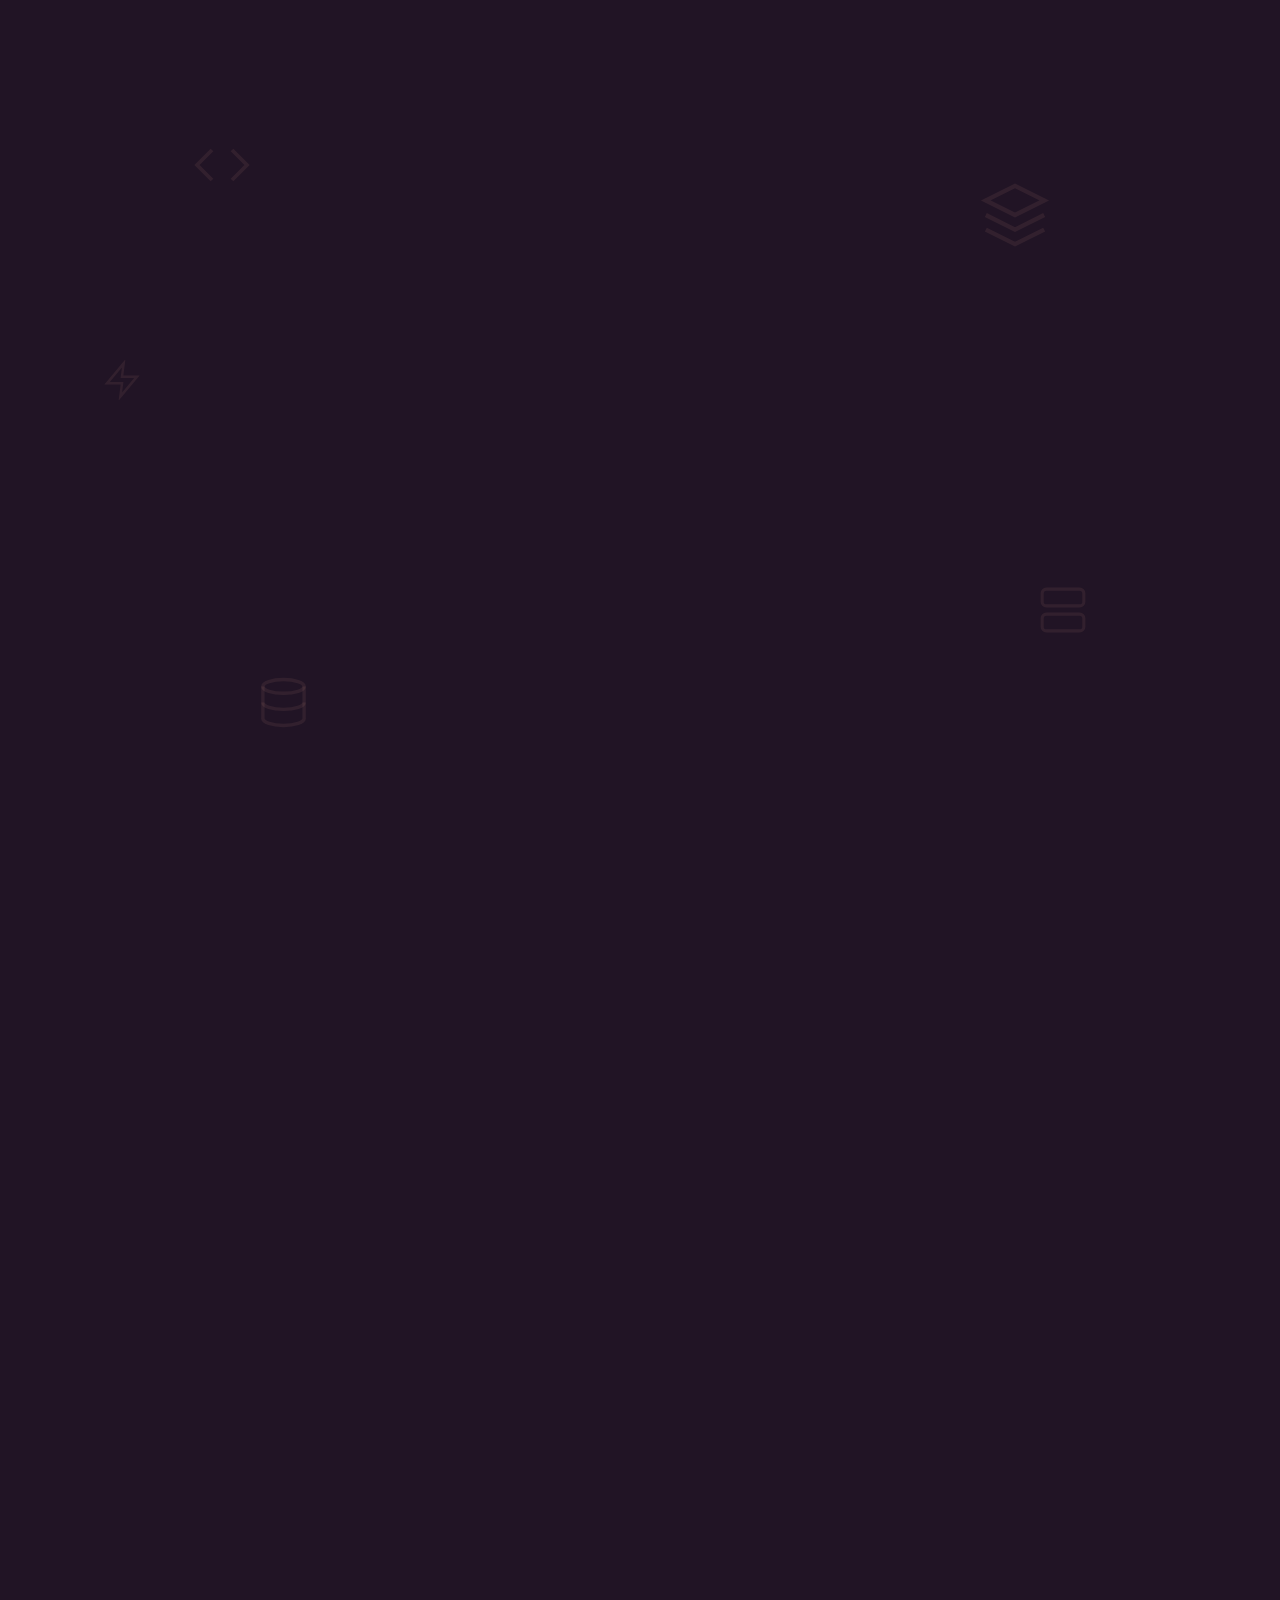
<file: index.html>
<!DOCTYPE html>
<html lang="en">
<head>
    <meta charset="UTF-8">
    <meta name="viewport" content="width=device-width, initial-scale=1.0">
    <title>Stackly - Event Experience</title>
    <link rel="stylesheet" href="style.css">
</head>
<body>
    <!-- Floating Vector Icons Background -->
    <div class="floating-icons-container">
        <svg class="float-icon icon-1" viewBox="0 0 24 24" fill="none" stroke="currentColor" stroke-width="1.5"><path d="M16 18l6-6-6-6M8 6l-6 6 6 6"/></svg>
        <svg class="float-icon icon-2" viewBox="0 0 24 24" fill="none" stroke="currentColor" stroke-width="1.5"><ellipse cx="12" cy="5" rx="9" ry="3"/><path d="M21 12c0 1.66-4 3-9 3s-9-1.34-9-3"/><path d="M3 5v14c0 1.66 4 3 9 3s9-1.34 9-3V5"/></svg>
        <svg class="float-icon icon-3" viewBox="0 0 24 24" fill="none" stroke="currentColor" stroke-width="1.5"><path d="M12 2L2 7l10 5 10-5-10-5zM2 17l10 5 10-5M2 12l10 5 10-5"/></svg>
        <svg class="float-icon icon-4" viewBox="0 0 24 24" fill="none" stroke="currentColor" stroke-width="1.5"><rect x="2" y="2" width="20" height="8" rx="2" ry="2"/><rect x="2" y="14" width="20" height="8" rx="2" ry="2"/><line x1="6" y1="6" x2="6.01" y2="6"/><line x1="6" y1="18" x2="6.01" y2="18"/></svg>
        <svg class="float-icon icon-5" viewBox="0 0 24 24" fill="none" stroke="currentColor" stroke-width="1.5"><path d="M13 2L3 14h9l-1 8 10-12h-9l1-8z"/></svg>
    </div>

    <!-- Preloader Overlay View -->
    <div class="preloader-overlay" id="preloaderOverlay">
        <div class="loader-content">
            <div class="brand-wrapper">
                <div class="brand-logo-loader">
                    <svg viewBox="0 0 24 24" fill="none" stroke="#FFB294" stroke-width="2.5"><path d="M12 2L2 7l10 5 10-5-10-5zM2 17l10 5 10-5M2 12l10 5 10-5"/></svg>
                </div>
                <h1 class="brand-name-loader">Stackly</h1>
            </div>
            <p class="loading-status">Preparing the conference experience...</p>
            <div class="progress-bar-container">
                <div class="progress-bar-fill" id="progressFill"></div>
            </div>
            <div class="percentage" id="percentageText">0%</div>
        </div>
    </div>

    <!-- Main Workspace (Hidden Initially, Revealed Post-Load) -->
    <div class="app-workspace" id="appWorkspace">
        <!-- Floating Transparent Header -->
        <header class="main-header">
            <div class="header-inner">
                <!-- Brand Logo (Img tag references the page loop) -->
                <a href="#" class="logo-link" onclick="window.location.reload(); return false;">
                    <img src="./assests/event and conference logo.webp" alt="Stackly Logo" class="brand-img">
                  
                </a>

                <!-- Responsive Navigation Drawer -->
                <nav class="nav-menu-container" id="navMenuContainer">
                    <ul class="nav-list">
                        <li><a href="index.html" class="nav-item active">Home</a></li>
                        <li><a href="about.html" class="nav-item">About Us</a></li>
                        <li><a href="services.html" class="nav-item">Services</a></li>
                        <li><a href="blogs.html" class="nav-item">Blogs</a></li>
                        <li><a href="contact.html" class="nav-item">Contact Us</a></li>
                    </ul>
                </nav>

                <!-- Auth Action Workspace -->
                <div class="auth-wrapper">
               <a href="login.html" class="auth-navigation-link">
    <button class="auth-btn">Register Pass</button>
</a>
                    <!-- Mobile Hamburger Menu Button -->
                    <button class="hamburger-toggle" id="hamburgerToggle" aria-label="Toggle navigation Menu">
                        <span class="bar bar-top"></span>
                        <span class="bar bar-mid"></span>
                        <span class="bar bar-bot"></span>
                    </button>
                </div>
            </div>
        </header>

       
   

    <script>
document.addEventListener("DOMContentLoaded", () => {

    // =========================================================
    // 0. PRELOADER SCROLL LOCK
    // =========================================================
    // Prevent scrolling while the preloader is visible
    document.body.classList.add("preloader-active");


    // =========================================================
    // 1. DOM Elements Mapping
    // =========================================================
    const progressFill = document.getElementById("progressFill");
    const percentageText = document.getElementById("percentageText");
    const preloaderOverlay = document.getElementById("preloaderOverlay");
    const appWorkspace = document.getElementById("appWorkspace");


    // =========================================================
    // 2. Timeline Variables (2 Seconds)
    // =========================================================
    const duration = 2000;
    const intervalTime = 20;
    const totalSteps = duration / intervalTime;
    let currentStep = 0;


    // =========================================================
    // 3. Preloader Progress Loop Execution
    // =========================================================
    const loadingInterval = setInterval(() => {

        currentStep++;

        const progress = Math.min(
            (currentStep / totalSteps) * 100,
            100
        );


        // Update progress bar
        if (progressFill) {
            progressFill.style.width = `${progress}%`;
        }


        // Update percentage
        if (percentageText) {
            percentageText.textContent = `${Math.floor(progress)}%`;
        }


        // =====================================================
        // Loading Complete
        // =====================================================
        if (currentStep >= totalSteps) {

            clearInterval(loadingInterval);


            // Small delay before starting exit animation
            setTimeout(() => {

                // Fade and slightly scale the preloader
                if (preloaderOverlay) {

                    preloaderOverlay.style.opacity = "0";
                    preloaderOverlay.style.transform = "scale(1.03)";
                }


                // Wait for fade animation to complete
                setTimeout(() => {

                    // Remove preloader from display
                    if (preloaderOverlay) {
                        preloaderOverlay.style.display = "none";
                    }


                    // =================================================
                    // ENABLE PAGE SCROLLING
                    // =================================================
                    document.body.classList.remove("preloader-active");
                    document.body.classList.add("preloader-finished");


                    // =================================================
                    // REVEAL MAIN WORKSPACE
                    // =================================================
                    if (appWorkspace) {

                        appWorkspace.style.opacity = "1";

                        // Trigger feature card reveal animation
                        initializeHeroFeatures();
                    }

                }, 500);

            }, 150);
        }

    }, intervalTime);


    // =========================================================
    // 4. Staggered Feature Entry Sequence
    // =========================================================
    function initializeHeroFeatures() {

        const cards = document.querySelectorAll(".feature-card");


        cards.forEach((card, index) => {

            setTimeout(() => {

                card.classList.add("reveal");

            }, (index + 1) * 200);

        });
    }


    // =========================================================
    // 5. Navigation Menu Active & Mobile Toggle Logic
    // =========================================================
    const navItems = document.querySelectorAll(".nav-item");
    const hamburgerToggle = document.getElementById("hamburgerToggle");
    const navMenuContainer = document.getElementById("navMenuContainer");


    // =========================================================
    // Navigation Item Click
    // =========================================================
    navItems.forEach(item => {

        item.addEventListener("click", (e) => {

            // Remove active state from current item
            document
                .querySelector(".nav-item.active")
                ?.classList.remove("active");


            // Add active state to clicked item
            e.currentTarget.classList.add("active");


            // Close mobile navigation
          if (hamburgerToggle && navMenuContainer) {

    hamburgerToggle.classList.remove("open");
    navMenuContainer.classList.remove("open");
    document.body.classList.remove("mobile-menu-open");

}

        });

    });


    // =========================================================
    // 6. Mobile Hamburger Toggle
    // =========================================================
 if (hamburgerToggle && navMenuContainer) {

    hamburgerToggle.addEventListener("click", () => {

        const isOpening = !navMenuContainer.classList.contains("open");

        hamburgerToggle.classList.toggle("open", isOpening);
        navMenuContainer.classList.toggle("open", isOpening);

        /* Blur background + lock scrolling */
        document.body.classList.toggle(
            "mobile-menu-open",
            isOpening
        );

    });

}

});
    </script>

    

   <section class="hero-section">
    <div class="hero-container">
        <!-- Left Column: Word-by-word title and paragraph -->
        <div class="hero-text-content">
            <h1 class="hero-title">
                <span>Shifting</span> <span>Perspectives,</span> <span>Building</span> <span>Tomorrow</span>
            </h1>
            <p class="hero-paragraph">
                Join global engineering minds at Stackly 2026. Discover modern visual ecosystems, next-generation development lifecycles, and scalable design architectures built for tomorrow's open web.
            </p>
            <div class="hero-cta-group">
                <a href="404.html" class="cta-btn cta-primary">Secure Access</a>
                <a href="404.html" class="cta-btn cta-secondary">Explore Tracks</a>
            </div>
        </div>

        <!-- Right Column: Video Tag Showcase -->
        <div class="hero-visual-content">
            <div class="video-card-wrapper">
                <video class="hero-showcase-video" autoplay loop muted playsinline>
                    <source src="./assests/event and conference.mp4" type="video/mp4">
                    Your browser does not support the video tag.
                </video>
            </div>
        </div>
    </div>

    <!-- Bottom Features Grid (Vector Icons Reveal One-by-One) -->
    <div class="features-grid">
        <div class="feature-card">
            <div class="feature-icon-wrapper">
                <svg viewBox="0 0 24 24" fill="none" stroke="currentColor" stroke-width="2"><path d="M12 22c5.523 0 10-4.477 10-10S17.523 2 12 2 2 6.477 2 12s4.477 10 10 10z"/><path d="M12 6v6l4 2"/></svg>
            </div>
            <h3 class="feature-title">3 Days of Keynotes</h3>
            <p class="feature-desc">40+ speaker sessions spanning critical stack transformations.</p>
        </div>

        <div class="feature-card">
            <div class="feature-icon-wrapper">
                <svg viewBox="0 0 24 24" fill="none" stroke="currentColor" stroke-width="2"><path d="M17 21v-2a4 4 0 0 0-4-4H5a4 4 0 0 0-4 4v2"/><circle cx="9" cy="7" r="4"/><path d="M23 21v-2a4 4 0 0 0-3-3.87"/><path d="M16 3.13a4 4 0 0 1 0 7.75"/></svg>
            </div>
            <h3 class="feature-title">Global Networking</h3>
            <p class="feature-desc">Connect directly with 5,000+ enterprise software architects.</p>
        </div>

        <div class="feature-card">
            <div class="feature-icon-wrapper">
                <svg viewBox="0 0 24 24" fill="none" stroke="currentColor" stroke-width="2"><polyline points="22 12 18 12 15 21 9 3 6 12 2 12"/></svg>
            </div>
            <h3 class="feature-title">Interactive Labs</h3>
            <p class="feature-desc">Hands-on diagnostic hackathons led by production engineers.</p>
        </div>
    </div>
</section>

<style>
    /* Core Styling Rules (Ensure parent container font-family is 'Inter') */
.hero-section {
    display: flex;
    flex-direction: column;
    gap: 4rem;
    width: 100%;
    max-width: 1200px;
    margin: 0 auto;
    padding: 150px 0;
}

.hero-container {
    display: grid;
    grid-template-columns: 1.2fr 0.8fr;
    gap: 3rem;
    align-items: center;
    width: 100%;
}

.hero-text-content {
    display: flex;
    flex-direction: column;
    align-items: flex-start;
}

/* Word-by-word bottom stagger animation setup */
.hero-title {
    font-size: 3.5rem;
    font-weight: 800;
    line-height: 1.1;
    letter-spacing: -0.04em;
    margin-bottom: 1.5rem;
    color: #ffffff;
    display: flex;
    flex-wrap: wrap;
    gap: 0 12px;
    overflow: hidden;
}

.hero-title span {
    display: inline-block;
    transform: translateY(100%);
    opacity: 0;
    background: linear-gradient(135deg, #ffffff 60%, #ffb294 100%);
    -webkit-background-clip: text;
    -webkit-text-fill-color: transparent;
    animation: wordReveal 0.6s cubic-bezier(0.16, 1, 0.3, 1) forwards;
}

.hero-title span:nth-child(1) { animation-delay: 0.1s; }
.hero-title span:nth-child(2) { animation-delay: 0.2s; }
.hero-title span:nth-child(3) { animation-delay: 0.3s; }
.hero-title span:nth-child(4) { animation-delay: 0.4s; }

@keyframes wordReveal {
    to { transform: translateY(0); opacity: 1; }
}

/* Paragraph Hover Slide Transformation */
.hero-paragraph {
    font-size: 1.1rem;
    line-height: 1.6;
    color: #b5a4ba;
    margin-bottom: 2.5rem;
    max-width: 560px;
    cursor: default;
    transition: color 0.3s ease, transform 0.3s ease;
}

.hero-paragraph:hover {
    color: #ffffff;
    transform: translateX(4px);
}

/* Floating Actions Area */
.hero-cta-group {
    display: flex;
    gap: 1.2rem;
}

.cta-btn {
    text-decoration: none;
    padding: 0.9rem 2rem;
    font-size: 1rem;
    font-weight: 600;
    border-radius: 50px;
    transition: all 0.4s cubic-bezier(0.16, 1, 0.3, 1);
    animation: subtleFloat 4s ease-in-out infinite alternate;
}

.cta-primary {
    background: #ffb294;
    color: #211425;
    box-shadow: 0 8px 24px rgba(255, 178, 148, 0.2);
}

.cta-primary:hover {
    transform: translateY(-4px);
    box-shadow: 0 12px 28px rgba(255, 178, 148, 0.4);
}

.cta-secondary {
    background: rgba(255, 255, 255, 0.03);
    color: #ffffff;
    border: 1px solid rgba(255, 255, 255, 0.1);
    animation-delay: 0.5s;
}

.cta-secondary:hover {
    background: rgba(255, 255, 255, 0.08);
    border-color: #ffb294;
    transform: translateY(-4px);
}

@keyframes subtleFloat {
    0% { transform: translateY(0px); }
    100% { transform: translateY(-6px); }
}

/* Video Wrapper Card */
.hero-visual-content {
    width: 100%;
}

.video-card-wrapper {
    border-radius: 20px;
    overflow: hidden;
    background: rgba(255, 255, 255, 0.02);
    border: 1px solid rgba(255, 255, 255, 0.05);
    box-shadow: 0 20px 50px rgba(0, 0, 0, 0.3);
    aspect-ratio: 4 / 3;
    display: flex;
}

.hero-showcase-video {
    width: 100%;
    height: 100%;
    object-fit: cover;
}

/* Features Staggered Grid Setup */
.features-grid {
    display: grid;
    grid-template-columns: repeat(3, 1fr);
    gap: 2rem;
    width: 100%;
}

.feature-card {
    background: rgba(255, 255, 255, 0.02);
    border: 1px solid rgba(255, 255, 255, 0.04);
    border-radius: 16px;
    padding: 2rem;
    opacity: 0;
    transform: translateY(24px);
}

.feature-card.reveal {
    opacity: 1;
    transform: translateY(0);
    transition: opacity 0.6s ease-out, transform 0.6s ease-out;
}

.feature-card:hover {
    background: rgba(255, 255, 255, 0.04);
    border-color: rgba(255, 178, 148, 0.2);
    transform: translateY(-4px);
}

.feature-icon-wrapper {
    width: 44px;
    height: 44px;
    background: rgba(255, 178, 148, 0.1);
    color: #ffb294;
    border-radius: 10px;
    display: flex;
    align-items: center;
    justify-content: center;
    margin-bottom: 1.2rem;
    padding: 10px;
}

.feature-title {
    font-size: 1.2rem;
    font-weight: 700;
    margin-bottom: 0.5rem;
    color: #ffffff;
}

.feature-desc {
    font-size: 0.95rem;
    color: #b5a4ba;
    line-height: 1.5;
}

/* Responsive Structural Breakpoints */
@media (max-width: 992px) {
    .hero-container { grid-template-columns: 1fr; gap: 3rem; }
    .hero-title { font-size: 3rem; }
    .hero-text-content { align-items: center; text-align: center; }
    .hero-paragraph { margin-left: auto; margin-right: auto; }
    .hero-cta-group { justify-content: center; }
}

@media (max-width: 768px) {
    .features-grid { grid-template-columns: 1fr; gap: 1.5rem; }
    .hero-title { font-size: 2.3rem; }
}

</style>

<script>
    // Execute card reveal trigger logic
function initializeHeroFeatures() {
    const cards = document.querySelectorAll('.feature-card');
    cards.forEach((card, index) => {
        setTimeout(() => {
            card.classList.add('reveal');
        }, (index + 1) * 200); // 200ms consecutive element delay
    });
}

// Call this function when the host layout container mounts or when the window loads
window.addEventListener("load", initializeHeroFeatures);

</script>

<section class="carousel-section">
    <!-- Letter-by-Letter Scroll Triggered Title -->
    <h2 class="scroll-title" id="scrollTitle">Featured Events</h2>

    <!-- Infinite Scrolling Viewport Container -->
    <div class="carousel-viewport">
        <div class="carousel-track">
            <!-- Set 1 of Images -->
            <div class="carousel-item">
                <img src="./assests/conference 1.webp" alt="Event Open">
                <div class="item-overlay"><span>STK 2026</span></div>
            </div>
            <div class="carousel-item">
                <img src="./assests/conference 2.webp" alt="Keynote Arena">
                <div class="item-overlay"><span>DEV CON</span></div>
            </div>
            <div class="carousel-item">
                <img src="./assests/conference 3.webp" alt="Panel Discussion">
                <div class="item-overlay"><span>WEB STACK</span></div>
            </div>
            <div class="carousel-item">
                <img src="./assests/conference 4.webp" alt="Workshop Session">
                <div class="item-overlay"><span>AI SUMMIT</span></div>
            </div>
            <div class="carousel-item">
                <img src="./assests/conference 5.webp" alt="Cyber Security">
                <div class="item-overlay"><span>CYBER LAB</span></div>
            </div>
            <div class="carousel-item">
                <img src="./assests/conference 6.webp" alt="Afterparty Concert">
                <div class="item-overlay"><span>NET GLOW</span></div>
            </div>

            <!-- Set 2 (Duplicate clone set for perfect zero-gap infinite looping loop) -->
            <div class="carousel-item">
                <img src="./assests/conference 1.webp" alt="Event Open">
                <div class="item-overlay"><span>STK 2026</span></div>
            </div>
            <div class="carousel-item">
                <img src="./assests/conference 2.webp" alt="Keynote Arena">
                <div class="item-overlay"><span>DEV CON</span></div>
            </div>
            <div class="carousel-item">
                <img src="./assests/conference 3.webp" alt="Panel Discussion">
                <div class="item-overlay"><span>WEB STACK</span></div>
            </div>
            <div class="carousel-item">
                <img src="./assests/conference 4.webp" alt="Workshop Session">
                <div class="item-overlay"><span>AI SUMMIT</span></div>
            </div>
            <div class="carousel-item">
                <img src="./assests/conference 5.webp" alt="Cyber Security">
                <div class="item-overlay"><span>CYBER LAB</span></div>
            </div>
            <div class="carousel-item">
                <img src="./assests/conference 6.webp" alt="Afterparty Concert">
                <div class="item-overlay"><span>NET GLOW</span></div>
            </div>
        </div>
    </div>
</section>
<style>
    /* Container Spacing Configurations */
.carousel-section {
    width: 100%;
    max-width: 100%;
    padding: 10px 0 30px 0; /* Exact padding requested */
    background: transparent;
    display: flex;
    flex-direction: column;
    align-items: center;
    gap: 2.5rem;
    overflow: hidden;
}

/* Scroll Animated Title Baseline */
.scroll-title {
    font-size: 2.5rem;
    font-weight: 800;
    letter-spacing: -0.03em;
    color: #ffffff;
    text-align: center;
    display: flex;
    flex-wrap: wrap;
    justify-content: center;
    gap: 0 2px;
}

.scroll-title span {
    display: inline-block;
    opacity: 0.1;
    transform: translateY(10px);
    transition: opacity 0.45s ease, transform 0.45s ease;
}

.scroll-title span.active {
    opacity: 1;
    transform: translateY(0);
    text-shadow: 0 0 15px rgba(255, 178, 148, 0.4);
}

/* Outer Shell Viewport Boundary Mask */
.carousel-viewport {
    width: 100%;
    overflow: hidden;
    position: relative;
    padding: 20px 0;
}

/* Continuous Horizontal Linear Track Loop Animation */
.carousel-track {
    display: flex;
    width: max-content;
    gap: 2rem;
    animation: infiniteScrollLoop 30s linear infinite;
}

@keyframes infiniteScrollLoop {
    0% { transform: translate3d(0, 0, 0); }
    100% { transform: translate3d(-50%, 0, 0); } /* Seamless duplicate shift transition */
}

/* Pauses continuous scroll completely on mouse container hover */
.carousel-track:hover {
    animation-play-state: paused;
}

/* Individual Circular Capsule Items */
.carousel-item {
    position: relative;
    width: 130px;
    height: 130px;
    border-radius: 50%;
    flex-shrink: 0;
    cursor: pointer;
    background-color: #1a0f1d;
    border: 3px solid rgba(255, 178, 148, 0.15);
    transition: transform 0.4s cubic-bezier(0.16, 1, 0.3, 1), opacity 0.4s ease, border-color 0.4s ease;
}

.carousel-item img {
    width: 100%;
    height: 100%;
    object-fit: cover;
    border-radius: 50%;
    display: block;
    transition: filter 0.4s ease;
    filter: brightness(0.5) grayscale(0.3);
}

/* Centered Text Overlay Shell */
.item-overlay {
    position: absolute;
    top: 0;
    left: 0;
    width: 100%;
    height: 100%;
    border-radius: 50%;
    display: flex;
    align-items: center;
    justify-content: center;
    z-index: 5;
    pointer-events: none;
}

.item-overlay span {
    color: #ffb294; /* Peach Accent Family */
    font-size: 0.85rem;
    font-weight: 800;
    letter-spacing: 0.06em;
    text-align: center;
    padding: 0 10px;
    white-space: normal;
    word-break: break-word;
    opacity: 0;
    transform: scale(0.85);
    transition: opacity 0.35s ease, transform 0.35s cubic-bezier(0.16, 1, 0.3, 1);
    text-shadow: 0 2px 8px rgba(0, 0, 0, 0.9);
}

/* Dimming Mask Applied Across Global Track Siblings */
.carousel-track:hover .carousel-item {
    opacity: 0.3;
}

/* Highlighting Active Hover Target Entity */
.carousel-track .carousel-item:hover {
    opacity: 1 !important;
    transform: scale(1.15);
    border-color: #ffb294;
    box-shadow: 0 0 25px rgba(255, 178, 148, 0.6);
}

.carousel-track .carousel-item:hover img {
    filter: brightness(0.9) grayscale(0);
}

.carousel-track .carousel-item:hover .item-overlay span {
    opacity: 1;
    transform: scale(1);
}

/* Responsive Scaling Breakpoints */
@media (max-width: 768px) {
    .carousel-section { padding: 40px 0 20px 0; }
    .carousel-item { width: 100px; height: 100px; }
    .item-overlay span { font-size: 0.75rem; }
    .scroll-title { font-size: 1.8rem; }
}

</style>

<script>
    document.addEventListener("DOMContentLoaded", () => {
    // 1. Staggered Character Parsing Engine
    const titleElement = document.getElementById("scrollTitle");
    if (titleElement) {
        const words = titleElement.textContent.split(" ");
        titleElement.textContent = ""; // Clear plain text block
        
        words.forEach((word, wIdx) => {
            const wordContainer = document.createElement("div");
            wordContainer.style.display = "inline-block";
            wordContainer.style.whiteSpace = "nowrap";
            
            [...word].forEach(char => {
                const span = document.createElement("span");
                span.textContent = char;
                wordContainer.appendChild(span);
            });
            
            titleElement.appendChild(wordContainer);
            
            // Append visual spaces between individual words
            if (wIdx < words.length - 1) {
                const space = document.createElement("span");
                space.innerHTML = "&nbsp;";
                titleElement.appendChild(space);
            }
        });
    }

    // 2. Window Scroll Position Intersection Evaluator
    const scrollContainer = document.querySelector(".content-body") || window;
    const targetSpans = document.querySelectorAll(".scroll-title span");

    function evaluateScrollReveal() {
        targetSpans.forEach((span, index) => {
            const rect = span.getBoundingClientRect();
            // Triggers transition state once elements clear bottom border bounds
            if (rect.top < window.innerHeight * 0.9) {
                setTimeout(() => {
                    span.classList.add("active");
                }, index * 35); // Constant speed animation index delay stepping
            }
        });
    }

    // Listener registrations across viewport scroll boundaries
    scrollContainer.addEventListener("scroll", evaluateScrollReveal);
    // Safety check execution pass to check for viewport items arriving initialized
    setTimeout(evaluateScrollReveal, 400);
});

</script>

<section class="services-section">
    <!-- Word-by-word Scroll Triggered Title -->
    <h2 class="services-title" id="servicesTitle">Our Event Formats</h2>

    <!-- Mosaic Grid Matrix (7 Cards, No Gaps) -->
    <div class="services-grid" id="servicesGrid">
        
        <!-- Card 1: Left Top -->
        <div class="service-card fly-left">
            <div class="card-image-wrapper">
                <img src="./assests/conference 1.webp" alt="Tech Conferences">
                <div class="card-hover-overlay">
                    <a href="404.html" class="book-event-btn">Book Pass</a>
                </div>
            </div>
            <div class="card-info">
                <h3>Flagship Conferences</h3>
            </div>
        </div>

        <!-- Card 2: Center Top -->
        <div class="service-card fly-top">
            <div class="card-image-wrapper">
                <img src="./assests/conference 2.webp" alt="Deep-Dive Seminars">
                <div class="card-hover-overlay">
                    <a href="404.html" class="book-event-btn">Book Pass</a>
                </div>
            </div>
            <div class="card-info">
                <h3>Technical Seminars</h3>
            </div>
        </div>

        <!-- Card 3: Right Top -->
        <div class="service-card fly-right">
            <div class="card-image-wrapper">
                <img src="./assests/conference 3.webp" alt="Product Keynotes">
                <div class="card-hover-overlay">
                    <a href="404.html" class="book-event-btn">Book Pass</a>
                </div>
            </div>
            <div class="card-info">
                <h3>Product Keynotes</h3>
            </div>
        </div>

        <!-- Card 4: Left Mid -->
        <div class="service-card fly-left">
            <div class="card-image-wrapper">
                <img src="./assests/conference 4.webp" alt="Networking Gala">
                <div class="card-hover-overlay">
                    <a href="404.html" class="book-event-btn">Book Pass</a>
                </div>
            </div>
            <div class="card-info">
                <h3>Networking Galas</h3>
            </div>
        </div>

        <!-- Card 5: Right Long Card -->
        <div class="service-card fly-right">
            <div class="card-image-wrapper">
                <img src="./assests/conference 5.webp" alt="Hybrid Virtual Tracks">
                <div class="card-hover-overlay">
                    <a href="404.html" class="book-event-btn">Book Pass</a>
                </div>
            </div>
            <div class="card-info">
                <h3>Hybrid Global Tracks</h3>
            </div>
        </div>

        <!-- Card 6: Left Bottom -->
        <div class="service-card fly-bottom">
            <div class="card-image-wrapper">
                <img src="./assests/conference 6.webp" alt="Custom Hackathons">
                <div class="card-hover-overlay">
                    <a href="404.html" class="book-event-btn">Book Pass</a>
                </div>
            </div>
            <div class="card-info">
                <h3>Custom Hackathons</h3>
            </div>
        </div>

        <!-- Card 7: Center Bottom (Fills the gap perfectly) -->
        <div class="service-card fly-bottom">
            <div class="card-image-wrapper">
                <img src="./assests/conference 7.webp" alt="Enterprise Summits">
                <div class="card-hover-overlay">
                    <a href="404.html" class="book-event-btn">Book Pass</a>
                </div>
            </div>
            <div class="card-info">
                <h3>Enterprise Summits</h3>
            </div>
        </div>

    </div>
</section>

<style>
    /* Section Base Container Styling */
.services-section {
    width: 100%;
    max-width: 1200px;
    margin: 0 auto;
    padding: 50px 2rem 30px 2rem; /* Strict 50px top, 30px bottom padding constraints */
    background: transparent;
    display: flex;
    flex-direction: column;
    gap: 3rem;
    overflow: hidden;
    font-family: 'Inter', system-ui, sans-serif;
}

/* Word-by-word Reveal Header Style */
.services-title {
    font-size: 2.6rem;
    font-weight: 800;
    letter-spacing: -0.04em;
    color: #ffffff;
    text-align: center;
    display: flex;
    flex-wrap: wrap;
    justify-content: center;
    gap: 0 10px;
}

.services-title span {
    display: inline-block;
    opacity: 0;
    transform: translateY(20px);
    transition: opacity 0.5s cubic-bezier(0.16, 1, 0.3, 1), transform 0.5s cubic-bezier(0.16, 1, 0.3, 1);
    background: linear-gradient(135deg, #ffffff 40%, #ffb294 100%);
    -webkit-background-clip: text;
    -webkit-text-fill-color: transparent;
}

.services-title span.reveal {
    opacity: 1;
    transform: translateY(0);
}

/* Tight Continuous Grid Layout Framework */
.services-grid {
    display: grid;
    grid-template-columns: repeat(6, 1fr);
    grid-auto-rows: minmax(220px, auto);
    gap: 1.5rem;
    width: 100%;
}

/* Grid Cell Geometry Balancing Layout Formats */
.services-grid .service-card:nth-child(1) { grid-column: span 2; grid-row: span 2; }
.services-grid .service-card:nth-child(2) { grid-column: span 2; grid-row: span 1; }
.services-grid .service-card:nth-child(3) { grid-column: span 2; grid-row: span 1; }
.services-grid .service-card:nth-child(4) { grid-column: span 2; grid-row: span 1; }
.services-grid .service-card:nth-child(5) { grid-column: span 2; grid-row: span 2; }
.services-grid .service-card:nth-child(6) { grid-column: span 2; grid-row: span 1; }
.services-grid .service-card:nth-child(7) { grid-column: span 2; grid-row: span 1; } /* Locks centered perfectly in row 3 */

/* Card Element System Blueprint */
.service-card {
    background: rgba(255, 255, 255, 0.02);
    border: 1px solid rgba(255, 255, 255, 0.04);
    border-radius: 16px;
    overflow: hidden;
    display: flex;
    flex-direction: column;
    box-shadow: 0 10px 30px rgba(0, 0, 0, 0.2);
    transition: transform 0.4s cubic-bezier(0.16, 1, 0.3, 1), border-color 0.4s ease, box-shadow 0.4s ease;
    opacity: 0; /* Hidden initially for entrance scripts */
}

.card-image-wrapper {
    position: relative;
    width: 100%;
    flex: 1;
    height: 100%;
    min-height: 160px;
    overflow: hidden;
    background: #190f1d;
}

.card-image-wrapper img {
    width: 100%;
    height: 100%;
    object-fit: cover;
    display: block;
    transition: transform 0.6s cubic-bezier(0.16, 1, 0.3, 1), filter 0.4s ease;
    filter: brightness(0.7);
}

.card-info {
    padding: 1.2rem;
    background: rgba(33, 20, 37, 0.95);
    border-top: 1px solid rgba(255, 255, 255, 0.03);
    text-align: center;
}

.card-info h3 {
    font-size: 1.15rem;
    font-weight: 700;
    color: #ffffff;
    letter-spacing: -0.01em;
    transition: color 0.3s ease;
}

/* Hover Actions & Glow Matrix Rules */
.service-card:hover {
    transform: translateY(-5px);
    border-color: #ffb294; /* Peach Family Accent Glow Border */
    box-shadow: 0 0 30px rgba(255, 178, 148, 0.25);
}

.service-card:hover .card-image-wrapper img {
    transform: scale(1.06);
    filter: brightness(0.5);
}

.service-card:hover .card-info h3 {
    color: #ffb294;
}

/* Book Event CTA Button Overlay Structure */
.card-hover-overlay {
    position: absolute;
    top: 0;
    left: 0;
    width: 100%;
    height: 100%;
    background: rgba(33, 20, 37, 0.4);
    display: flex;
    align-items: center;
    justify-content: center;
    opacity: 0;
    transition: opacity 0.35s ease;
    z-index: 5;
}

.book-event-btn {
    text-decoration: none;
    background: #ffb294;
    color: #211425;
    padding: 0.75rem 1.5rem;
    font-size: 0.9rem;
    font-weight: 700;
    border-radius: 30px;
    transform: translateY(15px) scale(0.9);
    transition: transform 0.4s cubic-bezier(0.16, 1, 0.3, 1), background-color 0.3s ease, box-shadow 0.3s ease;
    box-shadow: 0 8px 20px rgba(255, 178, 148, 0.3);
}

.book-event-btn:hover {
    background: #ffffff;
    box-shadow: 0 10px 25px rgba(255, 255, 255, 0.4);
    transform: translateY(15px) scale(1);
}

.service-card:hover .card-hover-overlay { opacity: 1; }
.service-card:hover .book-event-btn { transform: translateY(0) scale(1); }

/* Scroll Fly-In Transition Directives */
.service-card.animate-in {
    opacity: 1 !important;
    transform: translate(0, 0) scale(1) !important;
    transition: opacity 0.8s cubic-bezier(0.16, 1, 0.3, 1), transform 0.8s cubic-bezier(0.16, 1, 0.3, 1);
}

.fly-left { transform: translateX(-80px); }
.fly-right { transform: translateX(80px); }
.fly-top { transform: translateY(-80px); }
.fly-bottom { transform: translateY(80px); }

/* Responsive Adjustments */
@media (max-width: 992px) {
    .services-grid { grid-template-columns: repeat(4, 1fr); }
    .services-grid .service-card:nth-child(1) { grid-column: span 2; grid-row: span 1; }
    .services-grid .service-card:nth-child(5) { grid-column: span 2; grid-row: span 1; }
    .services-grid .service-card:nth-child(7) { grid-column: span 4; grid-row: span 1; }
}

@media (max-width: 768px) {
    .services-section { padding: 40px 1.5rem 20px 1.5rem; }
    .services-grid { display: flex; flex-direction: column; gap: 1.5rem; }
    .services-title { font-size: 2rem; }
    .card-image-wrapper { min-height: 180px; }
    .fly-left, .fly-right, .fly-top, .fly-bottom { transform: translateY(40px); }
}

</style>

<script>
    document.addEventListener("DOMContentLoaded", () => {
    // 1. Split Title string array into animatable words 
    const titleElement = document.getElementById("servicesTitle");
    if (titleElement) {
        const words = titleElement.textContent.split(" ");
        titleElement.textContent = ""; 
        
        words.forEach(word => {
            const span = document.createElement("span");
            span.textContent = word;
            titleElement.appendChild(span);
        });
    }

    // Set scroll target wrapper context defaults (falls back to viewport if frame is window object)
    const scrollContainer = document.querySelector(".content-body") || window;
    const titleSpans = document.querySelectorAll(".services-title span");
    const serviceCards = document.querySelectorAll(".service-card");

    function executeScrollAnimations() {
        const triggerPoint = window.innerHeight * 0.88;

        // Word-by-word title expansion loop
        titleSpans.forEach((span, index) => {
            const rect = span.getBoundingClientRect();
            if (rect.top < triggerPoint) {
                setTimeout(() => {
                    span.classList.add("reveal");
                }, index * 120);
            }
        });

        // Multi-directional grid fly-in cascade loop (processes Cards 1 through 7)
        serviceCards.forEach((card, index) => {
            const rect = card.getBoundingClientRect();
            if (rect.top < triggerPoint) {
                setTimeout(() => {
                    card.classList.add("animate-in");
                }, index * 100); // 100ms offset delay steps
            }
        });
    }

    // Bind scroll execution tracking loops
    scrollContainer.addEventListener("scroll", executeScrollAnimations);
    
    // Initial runtime evaluation pass checking if section renders in bounds immediately
    setTimeout(executeScrollAnimations, 300);
});

</script>

<section class="about-section">
    <div class="about-container">
        
        <!-- Left Column: Image Glides In From Left -->
        <div class="about-visual-side slide-from-left" id="aboutVisualSide">
            <div class="circular-accent-ring">
                <div class="about-image-mask">
                    <img src="./assests/conference 7.webp" alt="About Stackly Conference Speaker">
                </div>
            </div>
        </div>

        <!-- Right Column: Content Matrix -->
        <div class="about-content-side">
            <span class="about-tagline">ABOUT THE ECOSYSTEM</span>
            
            <!-- Title Words Fly in from Left/Right Sides Alternately -->
            <h2 class="about-title" id="aboutTitle">Organize Quality Technical Conventions</h2>
            
            <!-- Paragraphs Rise Up from the Bottom -->
            <p class="about-paragraph rise-from-bottom">
                Stackly is global infrastructure built to unify software engineers, tech pioneers, and design architects. We construct comprehensive physical and digital learning pipelines that enable organizations to exchange production concepts, solve scaling limitations, and deploy stable application structures.
            </p>
            
            <p class="about-paragraph rise-from-bottom">
                Whether you look to scale localized developer clusters or manage multi-track product announcements, our integrated event architecture ensures accessibility, deep interaction analytics, and immersive learning states.
            </p>

            <!-- Floating CTA Actions -->
            <div class="about-cta-group" id="aboutCtaGroup">
                <a href="404.html" class="about-btn btn-filled">Learn more</a>
                <a href="404.html" class="about-btn btn-outlined">Buy Ticket</a>
            </div>
        </div>

    </div>
</section>

<style>
    /* Section Base Container Settings */
.about-section {
    width: 100%;
    max-width: 1200px;
    margin: 0 auto;
    padding: 50px 20px 30px 20px; /* Strict 50px Top, 30px Bottom, and 20px Side Padding Constraints */
    background: transparent;
    font-family: 'Inter', system-ui, sans-serif;
    overflow: hidden;
}

.about-container {
    display: grid;
    grid-template-columns: 0.9fr 1.1fr;
    gap: 3.5rem;
    align-items: center;
    width: 100%;
}

/* Left Visual Column Architecture */
.about-visual-side {
    position: relative;
    display: flex;
    justify-content: center;
    align-items: center;
    width: 100%;
    opacity: 0;
}

/* Image Glides In From Left Side */
.about-visual-side.slide-from-left {
    transform: translateX(-100px);
}

.about-visual-side.animate-in {
    opacity: 1;
    transform: translateX(0);
    transition: opacity 1s cubic-bezier(0.16, 1, 0.3, 1), transform 1s cubic-bezier(0.16, 1, 0.3, 1);
}

/* Layered glowing circular accent matching reference image structure */
.circular-accent-ring {
    position: relative;
    width: 380px;
    height: 380px;
    border-radius: 50%;
    background: radial-gradient(circle, rgba(255, 178, 148, 0.08) 0%, rgba(33, 20, 37, 0) 70%);
    display: flex;
    align-items: center;
    justify-content: center;
    padding: 20px;
}

.about-image-mask {
    width: 100%;
    height: 100%;
    border-radius: 50%;
    overflow: hidden;
    border: 2px solid rgba(255, 178, 148, 0.15);
    box-shadow: 0 15px 45px rgba(0, 0, 0, 0.4);
    background: #1a0f1d;
    transition: transform 0.4s cubic-bezier(0.16, 1, 0.3, 1), border-color 0.4s ease, box-shadow 0.4s ease;
}

.about-image-mask img {
    width: 100%;
    height: 100%;
    object-fit: cover;
    display: block;
    filter: brightness(0.85) contrast(1.05);
    transition: transform 0.5s ease;
}

/* Visual Glow Hover Hooks */
.about-image-mask:hover {
    transform: scale(1.03);
    border-color: #ffb294; 
    box-shadow: 0 0 35px rgba(255, 178, 148, 0.4);
}

.about-image-mask:hover img {
    transform: scale(1.04);
}

/* Right Content Column Architecture */
.about-content-side {
    display: flex;
    flex-direction: column;
    align-items: flex-start;
}

.about-tagline {
    font-size: 0.85rem;
    font-weight: 700;
    color: #ffb294;
    letter-spacing: 0.15em;
    margin-bottom: 0.75rem;
}

/* Word-by-word Title Reveal From Alternating Left/Right Sides */
.about-title {
    font-size: 2.8rem;
    font-weight: 800;
    line-height: 1.15;
    letter-spacing: -0.04em;
    color: #ffffff;
    margin-bottom: 1.5rem;
    display: flex;
    flex-wrap: wrap;
    gap: 0 10px;
    overflow: hidden;
}

.about-title span {
    display: inline-block;
    opacity: 0;
    transition: opacity 0.6s cubic-bezier(0.16, 1, 0.3, 1), transform 0.6s cubic-bezier(0.16, 1, 0.3, 1);
}

/* Stagger initial direction frames */
.about-title span.fly-from-left { transform: translateX(-60px); }
.about-title span.fly-from-right { transform: translateX(60px); }

.about-title span.reveal {
    opacity: 1;
    transform: translateX(0);
}

/* Paragraphs Rise Up from the Bottom */
.about-paragraph {
    font-size: 1.05rem;
    line-height: 1.6;
    color: #b5a4ba;
    margin-bottom: 1.25rem;
    max-width: 540px;
    cursor: default;
    opacity: 0;
    transform: translateY(40px);
    transition: opacity 0.8s cubic-bezier(0.16, 1, 0.3, 1), transform 0.8s cubic-bezier(0.16, 1, 0.3, 1), color 0.3s ease, text-shadow 0.3s ease;
}

/* Interactive Glow Hover Effect to the Paragraph Text */
.about-paragraph:hover {
    color: #ffffff;
    text-shadow: 0 0 10px rgba(255, 255, 255, 0.25);
}

.about-paragraph.animate-in {
    opacity: 1;
    transform: translateY(0);
}

/* Floating Action CTA Button Groups */
.about-cta-group {
    display: flex;
    gap: 1.2rem;
    margin-top: 1.5rem;
    opacity: 0;
    transform: translateY(15px);
    transition: opacity 0.6s ease-out, transform 0.6s ease-out;
}

.about-cta-group.animate-in {
    opacity: 1;
    transform: translateY(0);
    animation: constantFloating 4s ease-in-out infinite alternate;
}

@keyframes constantFloating {
    0% { transform: translateY(0px); }
    100% { transform: translateY(-6px); }
}

.about-btn {
    text-decoration: none;
    padding: 0.85rem 2rem;
    font-size: 0.95rem;
    font-weight: 700;
    border-radius: 30px;
    transition: all 0.3s cubic-bezier(0.16, 1, 0.3, 1);
}

.btn-filled {
    background: #ffb294;
    color: #211425;
    box-shadow: 0 6px 20px rgba(255, 178, 148, 0.15);
}

.btn-filled:hover {
    background: #ffffff;
    box-shadow: 0 8px 25px rgba(255, 255, 255, 0.3);
}

.btn-outlined {
    background: transparent;
    color: #ffffff;
    border: 1.5px solid rgba(255, 255, 255, 0.2);
}

.btn-outlined:hover {
    border-color: #ffb294;
    color: #ffb294;
    box-shadow: 0 0 15px rgba(255, 178, 148, 0.15);
}

/* Responsive Adaptive Viewports with Strict 20px Padding Preservation */
@media (max-width: 992px) {
    .about-container {
        grid-template-columns: 1fr;
        gap: 3rem;
        text-align: center;
    }
    .about-visual-side { order: 2; } 
    .about-content-side { order: 1; align-items: center; }
    .about-title { justify-content: center; font-size: 2.3rem; }
    .about-cta-group { justify-content: center; }
    .circular-accent-ring { width: 320px; height: 320px; }
}

@media (max-width: 576px) {
    .about-section { padding: 40px 20px 20px 20px; }
    .about-title { font-size: 1.9rem; }
    .circular-accent-ring { width: 270px; height: 270px; }
    .about-cta-group { width: 100%; flex-direction: column; gap: 0.8rem; }
    .about-btn { text-align: center; width: 100%; }
}

</style>

<script>
    document.addEventListener("DOMContentLoaded", () => {
    // 1. Split Title string into alternating directional word spans
    const aboutTitle = document.getElementById("aboutTitle");
    if (aboutTitle) {
        const words = aboutTitle.textContent.split(" ");
        aboutTitle.textContent = ""; 
        
        words.forEach((word, index) => {
            const span = document.createElement("span");
            span.textContent = word;
            
            // Alternates sides word-by-word
            if (index % 2 === 0) {
                span.classList.add("fly-from-left");
            } else {
                span.classList.add("fly-from-right");
            }
            
            aboutTitle.appendChild(span);
        });
    }

    // Scroll targets
    const scrollContainer = document.querySelector(".content-body") || window;
    const visualSide = document.getElementById("aboutVisualSide");
    const titleSpans = document.querySelectorAll(".about-title span");
    const paragraphs = document.querySelectorAll(".about-paragraph");
    const ctaGroup = document.getElementById("aboutCtaGroup");

    function executeAboutScrollAnimations() {
        const triggerBounds = window.innerHeight * 0.92;

        // Image glides in from side trigger
        if (visualSide) {
            const rect = visualSide.getBoundingClientRect();
            if (rect.top < triggerBounds) {
                visualSide.classList.add("animate-in");
            }
        }

        // Title expansion words slide in from alternating sides
        titleSpans.forEach((span, index) => {
            const rect = span.getBoundingClientRect();
            if (rect.top < triggerBounds) {
                setTimeout(() => {
                    span.classList.add("reveal");
                }, index * 100);
            }
        });

        // Paragraphs rise up from bottom trigger
        paragraphs.forEach((para, index) => {
            const rect = para.getBoundingClientRect();
            if (rect.top < triggerBounds) {
                setTimeout(() => {
                    para.classList.add("animate-in");
                }, 150 * (index + 1));
            }
        });

        // CTA group reveal trigger
        if (ctaGroup) {
            const rect = ctaGroup.getBoundingClientRect();
            if (rect.top < triggerBounds || (document.body.scrollHeight <= window.innerHeight)) {
                setTimeout(() => {
                    ctaGroup.classList.add("animate-in");
                }, 450);
            }
        }
    }

    // Attach tracking scroll handles
    scrollContainer.addEventListener("scroll", executeAboutScrollAnimations);
    window.addEventListener("scroll", executeAboutScrollAnimations);
    
    // Fallback runner check pass
    setTimeout(executeAboutScrollAnimations, 400);
});

</script>

<section class="countdown-section-fullwidth">
    <!-- Abstract Tech Mesh Background Canvas Overlay -->
    <div class="countdown-bg-overlay"></div>

    <div class="countdown-container">
        <!-- Left Side: Context Meta Data -->
        <div class="countdown-info-side">
            <span class="event-badge">UPCOMING EVENT</span>
            <h2 class="countdown-title" id="countdownTitle">Business Meets Innovation</h2>
            <div class="event-location">
                <svg viewBox="0 0 24 24" fill="none" stroke="currentColor" stroke-width="2" width="18" height="18"><path d="M21 10c0 7-9 13-9 13s-9-6-9-13a9 9 0 0 1 18 0z"/><circle cx="12" cy="10" r="3"/></svg>
                <span>Grand Conference Hall – 881 7th Ave New York, NY</span>
            </div>
        </div>

        <!-- Right Side: Real-Time Active Ticking Grid Widget -->
        <div class="countdown-digits-side" id="countdownTimer">
            <div class="time-block">
                <span class="time-num" id="daysBox">00</span>
                <span class="time-label">DAYS</span>
            </div>
            <div class="time-block">
                <span class="time-num" id="hoursBox">00</span>
                <span class="time-label">HOURS</span>
            </div>
            <div class="time-block">
                <span class="time-num" id="minsBox">00</span>
                <span class="time-label">MINUTES</span>
            </div>
            <div class="time-block">
                <span class="time-num" id="secsBox">00</span>
                <span class="time-label">SECONDS</span>
            </div>
        </div>
    </div>
</section>

<style>
    /* Edge-to-Edge Full-Width Section Shell Wrapper */
.countdown-section-fullwidth {
    position: relative;
    width: 100vw;
    left: 50%;
    right: 50%;
    margin-left: -50vw;
    margin-right: -50vw;
    
    /* Padding settings: Strict 50px top, 30px bottom, with generous side edge clearance */
    padding: 50px 2rem 30px 2rem; 
    
    background: linear-gradient(135deg, #2d1933 0%, #170d1a 100%);
    border-top: 1px solid rgba(255, 178, 148, 0.08);
    border-bottom: 1px solid rgba(255, 178, 148, 0.08);
    box-shadow: 0 20px 50px rgba(0, 0, 0, 0.3);
    overflow: hidden;
    font-family: 'Inter', system-ui, -apple-system, sans-serif;
}

/* Moving Tech Mesh Canvas Layer */
.countdown-bg-overlay {
    position: absolute;
    top: 0;
    left: 0;
    width: 100%;
    height: 100%;
    background-image: radial-gradient(circle at 80% 20%, rgba(255, 178, 148, 0.08) 0%, transparent 50%);
    pointer-events: none;
    z-index: 1;
}

/* Centered Layout Layout Alignment Shield */
.countdown-container {
    position: relative;
    z-index: 2;
    max-width: 1200px; 
    margin: 0 auto;
    display: grid;
    grid-template-columns: 1.1fr 0.9fr;
    gap: 3rem;
    align-items: center;
    width: 100%;
}

/* Left Metadata Layouts */
.countdown-info-side {
    display: flex;
    flex-direction: column;
    align-items: flex-start;
}

.event-badge {
    font-size: 0.85rem;
    font-weight: 700;
    color: #ffb294;
    letter-spacing: 0.15em;
    margin-bottom: 0.75rem;
}

/* Word-by-Word Title Reveal Spaces */
.countdown-title {
    font-size: 2.8rem;
    font-weight: 800;
    line-height: 1.15;
    letter-spacing: -0.03em;
    color: #ffffff;
    margin-bottom: 1.25rem;
    display: flex;
    flex-wrap: wrap;
    gap: 0 12px;
    cursor: default;
    transition: text-shadow 0.3s ease;
}

.countdown-title span {
    display: inline-block;
    opacity: 0;
    transform: translateY(20px);
    transition: opacity 0.5s cubic-bezier(0.16, 1, 0.3, 1), transform 0.5s cubic-bezier(0.16, 1, 0.3, 1);
}

.countdown-title span.reveal {
    opacity: 1;
    transform: translateY(0);
}

.countdown-title:hover {
    text-shadow: 0 0 20px rgba(255, 178, 148, 0.35);
}

.event-location {
    display: flex;
    align-items: center;
    gap: 10px;
    color: #b5a4ba;
    font-size: 0.95rem;
}

.event-location svg {
    color: #ffb294;
    flex-shrink: 0;
}

/* Right Side Counters Matrix Grid */
.countdown-digits-side {
    display: grid;
    grid-template-columns: repeat(4, 1fr);
    gap: 1.5rem;
    width: 100%;
    opacity: 0;
    transform: translateY(30px);
    transition: opacity 0.8s cubic-bezier(0.16, 1, 0.3, 1), transform 0.8s cubic-bezier(0.16, 1, 0.3, 1);
}

.countdown-digits-side.animate-in {
    opacity: 1;
    transform: translateY(0);
}

.time-block {
    display: flex;
    flex-direction: column;
    align-items: center;
    justify-content: center;
    text-align: center;
}

.time-num {
    font-size: 4rem;
    font-weight: 800;
    color: #ffffff;
    line-height: 1;
    margin-bottom: 0.5rem;
    letter-spacing: -0.02em;
    font-variant-numeric: tabular-nums;
    transition: color 0.3s ease, text-shadow 0.3s ease;
}

.time-label {
    font-size: 0.75rem;
    font-weight: 700;
    color: #b5a4ba;
    letter-spacing: 0.1em;
}

.time-block:hover .time-num {
    color: #ffb294;
    text-shadow: 0 0 25px rgba(255, 178, 148, 0.6);
}

/* Mobile Scaling Configurations preserving full viewport alignments */
@media (max-width: 992px) {
    .countdown-container {
        grid-template-columns: 1fr;
        gap: 3.5rem;
        text-align: center;
    }
    .countdown-info-side { align-items: center; }
    .countdown-title { justify-content: center; font-size: 2.4rem; }
    .time-num { font-size: 3.2rem; }
}

@media (max-width: 576px) {
    .countdown-section-fullwidth { padding: 40px 20px 25px 20px; }
    .countdown-title { font-size: 2rem; }
    .countdown-digits-side { gap: 0.75rem; }
    .time-num { font-size: 2.2rem; }
    .time-label { font-size: 0.65rem; letter-spacing: 0.05em; }
}

</style>

<script>
    document.addEventListener("DOMContentLoaded", () => {
    // 1. Text Parsing Structure into Discrete Stagger Spans
    const titleBlock = document.getElementById("countdownTitle");
    if (titleBlock) {
        const words = titleBlock.textContent.split(" ");
        titleBlock.textContent = "";
        
        words.forEach(word => {
            const span = document.createElement("span");
            span.textContent = word;
            titleBlock.appendChild(span);
        });
    }

    // 2. Real-Time Active Ticking Countdown Clock Loop Logic
    // Setting event targets out into the future (e.g. 10 days out from current baseline timestamp)
    const eventTimeDate = new Date().getTime() + (10 * 24 * 60 * 60 * 1000) + (21 * 60 * 60 * 1000);

    const daysBox = document.getElementById("daysBox");
    const hoursBox = document.getElementById("hoursBox");
    const minsBox = document.getElementById("minsBox");
    const secsBox = document.getElementById("secsBox");

    function updateTickingClock() {
        const now = new Date().getTime();
        const difference = eventTimeDate - now;

        if (difference <= 0) {
            clearInterval(clockInterval);
            if(daysBox) daysBox.textContent = "00";
            if(hoursBox) hoursBox.textContent = "00";
            if(minsBox) minsBox.textContent = "00";
            if(secsBox) secsBox.textContent = "00";
            return;
        }

        const days = Math.floor(difference / (1000 * 60 * 60 * 24));
        const hours = Math.floor((difference % (1000 * 60 * 60 * 24)) / (1000 * 60 * 60));
        const minutes = Math.floor((difference % (1000 * 60 * 60)) / (1000 * 60));
        const seconds = Math.floor((difference % (1000 * 60)) / 1000);

        if (daysBox) daysBox.textContent = days < 10 ? "0" + days : days;
        if (hoursBox) hoursBox.textContent = hours < 10 ? "0" + hours : hours;
        if (minsBox) minsBox.textContent = minutes < 10 ? "0" + minutes : minutes;
        if (secsBox) secsBox.textContent = seconds < 10 ? "0" + seconds : seconds;
    }

    updateTickingClock();
    const clockInterval = setInterval(updateTickingClock, 1000);

    // 3. Scroll Intersection Reveal Observer Trackers
    const hostContainer = document.querySelector(".content-body") || window;
    const splitTitleSpans = document.querySelectorAll(".countdown-title span");
    const timerWrapper = document.getElementById("countdownTimer");

    function processScrollTriggerActions() {
        const viewportTriggerHeight = window.innerHeight * 0.92;

        splitTitleSpans.forEach((span, index) => {
            const boundaryRect = span.getBoundingClientRect();
            if (boundaryRect.top < viewportTriggerHeight) {
                setTimeout(() => {
                    span.classList.add("reveal");
                }, index * 100);
            }
        });

        if (timerWrapper) {
            const boundaryRect = timerWrapper.getBoundingClientRect();
            if (boundaryRect.top < viewportTriggerHeight || (document.body.scrollHeight <= window.innerHeight)) {
                setTimeout(() => {
                    timerWrapper.classList.add("animate-in");
                }, 200);
            }
        }
    }

    hostContainer.addEventListener("scroll", processScrollTriggerActions);
    window.addEventListener("scroll", processScrollTriggerActions);
    setTimeout(processScrollTriggerActions, 400);
});

</script>

<section class="speakers-section">
    <!-- Letter-by-Letter Scroll Triggered Title -->
    <h2 class="speakers-main-title" id="speakersMainTitle">Featured Speakers</h2>

    <!-- Dynamic Speakers Card Matrix Container -->
    <div class="speakers-grid">
        
        <!-- Speaker Card 1 -->
        <div class="speaker-capsule-card">
            <div class="speaker-image-frame">
                <img src="./assests/rose.webp" alt="Sarah Jenkins">
            </div>
            <div class="speaker-meta-content">
                <h3 class="speaker-name">Sarah Jenkins</h3>
                <p class="speaker-role">Lead Web Architect</p>
                
                <!-- Social Vector Links pointing to 404 tracking -->
                <div class="speaker-social-channels">
                    <a href="404.html" aria-label="Facebook Profile">
                        <svg viewBox="0 0 24 24" fill="none" stroke="currentColor" stroke-width="2"><path d="M18 2h-3a5 5 0 0 0-5 5v3H7v4h3v8h4v-8h3l1-4h-4V7a1 1 0 0 1 1-1h3z"/></svg>
                    </a>
                    <a href="404.html" aria-label="Instagram Profile">
                        <svg viewBox="0 0 24 24" fill="none" stroke="currentColor" stroke-width="2"><rect x="2" y="2" width="20" height="20" rx="5" ry="5"/><path d="M16 11.37A4 4 0 1 1 12.63 8 4 4 0 0 1 16 11.37z"/><line x1="17.5" y1="6.5" x2="17.51" y2="6.5"/></svg>
                    </a>
                    <a href="404.html" aria-label="Twitter X Profile">
    <svg viewBox="0 0 24 24" fill="currentColor">
        <path d="M18.244 2.25h3.308l-7.227 7.68 8.502 9.54H16.17l-5.214-6.817L4.99 21.75H1.68l7.73-8.235L1.254 2.25H8.08l4.713 6.231zm-1.161 17.52h1.833L7.084 4.126H5.117z"/>
    </svg>
</a>

                    <a href="404.html" aria-label="WhatsApp Contact">
                        <svg viewBox="0 0 24 24" fill="none" stroke="currentColor" stroke-width="2"><path d="M21 11.5a8.38 8.38 0 0 1-.9 3.8 8.5 8.5 0 0 1-7.6 4.7 8.38 8.38 0 0 1-3.8-.9L3 21l1.9-5.7a8.38 8.38 0 0 1-.9-3.8 8.5 8.5 0 0 1 4.7-7.6 8.38 8.38 0 0 1 3.8-.9h.5a8.48 8.48 0 0 1 8 8v.5z"/></svg>
                    </a>
                </div>
                <a href="404.html" class="speaker-follow-link">Follow</a>
            </div>
        </div>

        <!-- Speaker Card 2 -->
        <div class="speaker-capsule-card">
            <div class="speaker-image-frame">
                <img src="./assests/aris.webp" alt="Marcus Chen">
            </div>
            <div class="speaker-meta-content">
                <h3 class="speaker-name">Marcus Chen</h3>
                <p class="speaker-role">Principal Devops Engineer</p>
                <div class="speaker-social-channels">
                    <a href="404.html" aria-label="Facebook Profile"><svg viewBox="0 0 24 24" fill="none" stroke="currentColor" stroke-width="2"><path d="M18 2h-3a5 5 0 0 0-5 5v3H7v4h3v8h4v-8h3l1-4h-4V7a1 1 0 0 1 1-1h3z"/></svg></a>
                    <a href="404.html" aria-label="Instagram Profile"><svg viewBox="0 0 24 24" fill="none" stroke="currentColor" stroke-width="2"><rect x="2" y="2" width="20" height="20" rx="5" ry="5"/><path d="M16 11.37A4 4 0 1 1 12.63 8 4 4 0 0 1 16 11.37z"/><line x1="17.5" y1="6.5" x2="17.51" y2="6.5"/></svg></a>
                   <a href="404.html" aria-label="Twitter X Profile">
    <svg viewBox="0 0 24 24" fill="currentColor">
        <path d="M18.244 2.25h3.308l-7.227 7.68 8.502 9.54H16.17l-5.214-6.817L4.99 21.75H1.68l7.73-8.235L1.254 2.25H8.08l4.713 6.231zm-1.161 17.52h1.833L7.084 4.126H5.117z"/>
    </svg>
</a>
 <a href="404.html" aria-label="WhatsApp Contact"><svg viewBox="0 0 24 24" fill="none" stroke="currentColor" stroke-width="2"><path d="M21 11.5a8.38 8.38 0 0 1-.9 3.8 8.5 8.5 0 0 1-7.6 4.7 8.38 8.38 0 0 1-3.8-.9L3 21l1.9-5.7a8.38 8.38 0 0 1-.9-3.8 8.5 8.5 0 0 1 4.7-7.6 8.38 8.38 0 0 1 3.8-.9h.5a8.48 8.48 0 0 1 8 8v.5z"/></svg></a>
                </div>
                <a href="404.html" class="speaker-follow-link">Follow</a>
            </div>
        </div>

        <!-- Speaker Card 3 -->
        <div class="speaker-capsule-card">
            <div class="speaker-image-frame">
                <img src="./assests/arjun.webp" alt="Elena Rostova">
            </div>
            <div class="speaker-meta-content">
                <h3 class="speaker-name">Elena Rostova</h3>
                <p class="speaker-role">AI Research Specialist</p>
                <div class="speaker-social-channels">
                    <a href="404.html" aria-label="Facebook Profile"><svg viewBox="0 0 24 24" fill="none" stroke="currentColor" stroke-width="2"><path d="M18 2h-3a5 5 0 0 0-5 5v3H7v4h3v8h4v-8h3l1-4h-4V7a1 1 0 0 1 1-1h3z"/></svg></a>
                    <a href="404.html" aria-label="Instagram Profile"><svg viewBox="0 0 24 24" fill="none" stroke="currentColor" stroke-width="2"><rect x="2" y="2" width="20" height="20" rx="5" ry="5"/><path d="M16 11.37A4 4 0 1 1 12.63 8 4 4 0 0 1 16 11.37z"/><line x1="17.5" y1="6.5" x2="17.51" y2="6.5"/></svg></a>
                  <a href="404.html" aria-label="Twitter X Profile">
    <svg viewBox="0 0 24 24" fill="currentColor">
        <path d="M18.244 2.25h3.308l-7.227 7.68 8.502 9.54H16.17l-5.214-6.817L4.99 21.75H1.68l7.73-8.235L1.254 2.25H8.08l4.713 6.231zm-1.161 17.52h1.833L7.084 4.126H5.117z"/>
    </svg>
</a>
 <a href="404.html" aria-label="WhatsApp Contact"><svg viewBox="0 0 24 24" fill="none" stroke="currentColor" stroke-width="2"><path d="M21 11.5a8.38 8.38 0 0 1-.9 3.8 8.5 8.5 0 0 1-7.6 4.7 8.38 8.38 0 0 1-3.8-.9L3 21l1.9-5.7a8.38 8.38 0 0 1-.9-3.8 8.5 8.5 0 0 1 4.7-7.6 8.38 8.38 0 0 1 3.8-.9h.5a8.48 8.48 0 0 1 8 8v.5z"/></svg></a>
                </div>
                <a href="404.html" class="speaker-follow-link">Follow</a>
            </div>
        </div>

    </div>
</section>

<style>
    /* Layout Base Shell Setup */
.speakers-section {
    width: 100%;
    max-width: 1200px;
    margin: 0 auto;
    padding: 50px 20px 30px 20px; /* Strict 50px Top, 30px Bottom, and 20px Side Padding Constraints */
    background: transparent;
    font-family: 'Inter', system-ui, sans-serif;
    overflow: hidden;
}

/* Staggered Letter-by-Letter Header Styling */
.speakers-main-title {
    font-size: 2.6rem;
    font-weight: 800;
    letter-spacing: -0.03em;
    color: #ffffff;
    text-align: center;
    display: flex;
    flex-wrap: wrap;
    justify-content: center;
    gap: 0 2px;
    margin-bottom: 3.5rem;
}

.speakers-main-title div {
    display: flex;
}

.speakers-main-title span {
    display: inline-block;
    opacity: 0;
    transform: translateY(15px);
    transition: opacity 0.4s cubic-bezier(0.16, 1, 0.3, 1), transform 0.4s cubic-bezier(0.16, 1, 0.3, 1);
}

.speakers-main-title span.active {
    opacity: 1;
    transform: translateY(0);
    text-shadow: 0 0 15px rgba(255, 178, 148, 0.3);
}

/* Speaker Matrix Layout Rules */
.speakers-grid {
    display: grid;
    grid-template-columns: repeat(3, 1fr);
    gap: 2.5rem;
    width: 100%;
}

/* Capsule Card Outline Architecture Matching Reference Image */
.speaker-capsule-card {
    background: rgba(43, 23, 51, 0.6); /* Slightly lighter nested deep purple */
    border: 1.5px solid rgba(255, 178, 148, 0.05);
    border-radius: 200px 200px 40px 40px; /* Precise deep round capsule curves */
    padding: 25px 25px 35px 25px;
    display: flex;
    flex-direction: column;
    align-items: center;
    text-align: center;
    box-shadow: 0 15px 35px rgba(0, 0, 0, 0.2);
    
    /* Scroll Trigger Initialization Hooks */
    opacity: 0;
    transform: translateY(40px);
    transition: transform 0.5s cubic-bezier(0.16, 1, 0.3, 1), border-color 0.4s ease, box-shadow 0.4s ease, opacity 0.5s ease;
}

/* Speaker Card Fly-In Entrance */
.speaker-capsule-card.animate-in {
    opacity: 1;
    transform: translateY(0);
}

/* Circular Portrait Frame Architecture */
.speaker-image-frame {
    width: 100%;
    aspect-ratio: 1 / 1;
    border-radius: 50%;
    overflow: hidden;
    margin-bottom: 2rem;
    border: 3px solid rgba(255, 178, 148, 0.1);
    background: #190f1d;
    transition: transform 0.4s cubic-bezier(0.16, 1, 0.3, 1), border-color 0.4s ease;
}

.speaker-image-frame img {
    width: 100%;
    height: 100%;
    object-fit: cover;
    display: block;
    filter: brightness(0.9) contrast(1.05);
    transition: transform 0.6s ease;
}

/* Metadata Text Elements Layout */
.speaker-meta-content {
    width: 100%;
    display: flex;
    flex-direction: column;
    align-items: center;
}

.speaker-name {
    font-size: 1.5rem;
    font-weight: 700;
    color: #ffffff;
    margin-bottom: 0.4rem;
    letter-spacing: -0.02em;
    transition: color 0.3s ease;
}

.speaker-role {
    font-size: 0.95rem;
    color: #b5a4ba;
    margin-bottom: 1.5rem;
    font-weight: 500;
}

/* Vector Vector Icons Layout Frame */
.speaker-social-channels {
    display: flex;
    gap: 1.2rem;
    margin-bottom: 1.8rem;
}

.speaker-social-channels a {
    color: rgba(255, 255, 255, 0.5);
    display: flex;
    align-items: center;
    justify-content: center;
    transition: color 0.3s ease, transform 0.3s ease;
}

.speaker-social-channels svg {
    width: 18px;
    height: 18px;
}

.speaker-social-channels a:hover {
    color: #ffb294; /* Vivid Peach family focus marker */
    transform: translateY(-2px);
}

/* Bottom Follow CTA Framework */
.speaker-follow-link {
    font-size: 0.95rem;
    font-weight: 700;
    color: #ffffff;
    text-decoration: none;
    padding: 6px 0;
    position: relative;
    transition: color 0.3s ease;
}

.speaker-follow-link::after {
    content: '';
    position: absolute;
    bottom: 0;
    left: 50%;
    transform: translateX(-50%);
    width: 0;
    height: 2px;
    background: #ffb294;
    border-radius: 2px;
    transition: width 0.3s ease;
}

.speaker-follow-link:hover {
    color: #ffb294;
}

.speaker-follow-link:hover::after {
    width: 100%;
}

/* Active Card Hover Glow Extensions */
.speaker-capsule-card:hover {
    border-color: #ffb294;
    box-shadow: 0 0 35px rgba(255, 178, 148, 0.25);
}

.speaker-capsule-card:hover .speaker-image-frame {
    border-color: #ffb294;
    transform: scale(1.03);
}

.speaker-capsule-card:hover .speaker-image-frame img {
    transform: scale(1.05);
}

.speaker-capsule-card:hover .speaker-name {
    color: #ffb294;
}

/* Robust Layout Responsive Adaptations */
@media (max-width: 992px) {
    .speakers-grid {
        grid-template-columns: repeat(2, 1fr);
        gap: 2rem;
    }
}

@media (max-width: 650px) {
    .speakers-section {
        padding: 40px 20px 20px 20px;
    }
    .speakers-grid {
        grid-template-columns: 1fr;
        gap: 2rem;
        max-width: 360px;
        margin: 0 auto;
    }
    .speakers-main-title {
        font-size: 2rem;
        margin-bottom: 2.5rem;
    }
    .speaker-capsule-card {
        padding: 20px 20px 30px 20px;
    }
}

</style>

<script>
    document.addEventListener("DOMContentLoaded", () => {
    // 1. Text Segmentation Parsing into Letter Stagger Token Sets
    const targetTitle = document.getElementById("speakersMainTitle");
    if (targetTitle) {
        const words = targetTitle.textContent.split(" ");
        targetTitle.textContent = ""; 
        
        words.forEach((word, wIdx) => {
            const wordShell = document.createElement("div");
            
            [...word].forEach(char => {
                const span = document.createElement("span");
                span.textContent = char;
                wordShell.appendChild(span);
            });
            
            targetTitle.appendChild(wordShell);
            
            // Append explicit blank spacing boundaries
            if (wIdx < words.length - 1) {
                const spacingSpan = document.createElement("span");
                spacingSpan.innerHTML = "&nbsp;";
                targetTitle.appendChild(spacingSpan);
            }
        });
    }

    // Identify layout context scroll frames
    const scrollWrapper = document.querySelector(".content-body") || window;
    const characterSpans = document.querySelectorAll(".speakers-main-title span");
    const capsuleCards = document.querySelectorAll(".speaker-capsule-card");

    function evaluateSpeakersScroll() {
        const structuralTriggerPoint = window.innerHeight * 0.90;

        // Title character array incremental roll-in reveal
        characterSpans.forEach((span, index) => {
            const boundaries = span.getBoundingClientRect();
            if (boundaries.top < structuralTriggerPoint) {
                setTimeout(() => {
                    span.classList.add("active");
                }, index * 30); // Compact sequential frame stepping delay
            }
        });

        // Capsule Cards sequential arrival entry sequence (one-by-one check triggers)
        capsuleCards.forEach((card, index) => {
            const boundaries = card.getBoundingClientRect();
            if (boundaries.top < structuralTriggerPoint) {
                setTimeout(() => {
                    card.classList.add("animate-in");
                }, index * 120); // 120ms execution stagger pace
            }
        });
    }

    // Bind execution observing loops
    scrollWrapper.addEventListener("scroll", evaluateSpeakersScroll);
    window.addEventListener("scroll", evaluateSpeakersScroll);
    
    // Safety check sequence passes
    setTimeout(evaluateSpeakersScroll, 400);
});

</script>

<section class="whoweare-section">
    <div class="whoweare-container">
        
        <!-- Left Column: Asymmetric Creative Image Layering -->
        <div class="whoweare-visual-cluster">
            <div class="visual-glow-backdrop"></div>
            <div class="main-image-frame photo-reveal-left">
                <img src="./assests/conference 5.webp" alt="Tech Synergy Team">
            </div>
            <div class="accent-image-frame photo-reveal-right">
                <img src="./assests/conference 7.webp" alt="Creative Collaborative Workspace">
            </div>
        </div>

        <!-- Right Column: Context Narratives & Directed Entrances -->
        <div class="whoweare-content-side">
            <span class="whoweare-tagline">THE FORCE BEHIND THE ARCHITECTURE</span>
            
            <!-- Title Words Appear Word-by-Word from Bottom -->
            <h2 class="whoweare-title" id="whoweareTitle">Architects of Connected Technical Intelligence</h2>
            
            <!-- Paragraph Content Appears from the Side with Hover Text-Glow -->
            <div class="whoweare-body-wrapper text-slide-left">
                <p class="whoweare-paragraph">
                    We are a collective of systems engineers, experience designers, and tech community pioneers who believe professional learning should be fully immersive. At Stackly, we build frameworks that destroy traditional conference barriers, transforming static lectures into live technical exchanges.
                </p>
                <p class="whoweare-paragraph">
                    Our platform empowers leading enterprise development teams to gather safely, explore production constraints transparently, and build application architectures designed for next-generation scalability.
                </p>
            </div>

            <!-- CTA Buttons Appear from the Right Side -->
            <div class="whoweare-cta-group cta-slide-right" id="whoweareCtaGroup">
                <a href="404.html" class="whoweare-btn fill-accent">Our Manifesto</a>
                <a href="404.html" class="whoweare-btn outline-accent">Meet the Team</a>
            </div>
        </div>

    </div>
</section>

<style>
    /* Section Core Canvas Context */
.whoweare-section {
    width: 100%;
    max-width: 1200px;
    margin: 0 auto;
    padding: 50px 20px 30px 20px; /* Strict 50px Top, 30px Bottom, 20px Side Padding Constraints */
    background: transparent;
    font-family: 'Inter', system-ui, -apple-system, sans-serif;
    overflow: hidden;
}

.whoweare-container {
    display: grid;
    grid-template-columns: 1fr 1fr;
    gap: 5rem;
    align-items: center;
    width: 100%;
}

/* Creative Left Column Image Cluster Architecture */
.whoweare-visual-cluster {
    position: relative;
    width: 100%;
    height: 420px;
    display: flex;
    align-items: center;
}

.visual-glow-backdrop {
    position: absolute;
    width: 280px;
    height: 280px;
    background: radial-gradient(circle, rgba(255, 178, 148, 0.15) 0%, rgba(33, 20, 37, 0) 70%);
    top: 15%;
    left: 10%;
    z-index: 1;
    pointer-events: none;
}

.main-image-frame {
    position: relative;
    width: 70%;
    height: 340px;
    border-radius: 24px;
    overflow: hidden;
    z-index: 2;
    border: 1.5px solid rgba(255, 178, 148, 0.1);
    box-shadow: 0 20px 45px rgba(0, 0, 0, 0.4);
    opacity: 0;
    transform: translateX(-60px);
}

.accent-image-frame {
    position: absolute;
    right: 0;
    bottom: 20px;
    width: 45%;
    height: 220px;
    border-radius: 20px;
    overflow: hidden;
    z-index: 3;
    border: 2px solid rgba(255, 178, 148, 0.15);
    box-shadow: 0 15px 35px rgba(0, 0, 0, 0.5);
    opacity: 0;
    transform: translateX(60px);
}

.main-image-frame img,
.accent-image-frame img {
    width: 100%;
    height: 100%;
    object-fit: cover;
    display: block;
    filter: brightness(0.8) contrast(1.05);
    transition: transform 0.6s cubic-bezier(0.16, 1, 0.3, 1), filter 0.4s ease;
}

/* Image Frames Entrance Active Trigger Rules */
.main-image-frame.animate-ready,
.accent-image-frame.animate-ready {
    opacity: 1;
    transform: translateX(0);
    transition: opacity 1s cubic-bezier(0.16, 1, 0.3, 1), transform 1s cubic-bezier(0.16, 1, 0.3, 1);
}

/* Interactive Visual Hover Glow Actions */
.main-image-frame:hover,
.accent-image-frame:hover {
    border-color: #ffb294;
    box-shadow: 0 0 35px rgba(255, 178, 148, 0.35);
}

.main-image-frame:hover img,
.accent-image-frame:hover img {
    transform: scale(1.04);
    filter: brightness(0.95) contrast(1.05);
}

/* Right Content Structure Configuration */
.whoweare-content-side {
    display: flex;
    flex-direction: column;
    align-items: flex-start;
}

.whoweare-tagline {
    font-size: 0.8rem;
    font-weight: 700;
    color: #ffb294;
    letter-spacing: 0.15em;
    margin-bottom: 0.8rem;
}

/* Title Stagger Setup: Appears word-by-word from bottom */
.whoweare-title {
    font-size: 2.8rem;
    font-weight: 800;
    line-height: 1.15;
    letter-spacing: -0.04em;
    color: #ffffff;
    margin-bottom: 1.8rem;
    display: flex;
    flex-wrap: wrap;
    gap: 0 10px;
    overflow: hidden;
}

.whoweare-title span {
    display: inline-block;
    opacity: 0;
    transform: translateY(100%);
    background: linear-gradient(135deg, #ffffff 50%, #ffb294 100%);
    -webkit-background-clip: text;
    -webkit-text-fill-color: transparent;
    transition: opacity 0.5s cubic-bezier(0.16, 1, 0.3, 1), transform 0.5s cubic-bezier(0.16, 1, 0.3, 1);
}

.whoweare-title span.reveal {
    opacity: 1;
    transform: translateY(0);
}

/* Description Block Sliding Entrances from the Left Side */
.whoweare-body-wrapper {
    opacity: 0;
    transform: translateX(-50px);
    transition: opacity 0.8s cubic-bezier(0.16, 1, 0.3, 1), transform 0.8s cubic-bezier(0.16, 1, 0.3, 1);
}

.whoweare-body-wrapper.animate-ready {
    opacity: 1;
    transform: translateX(0);
}

.whoweare-paragraph {
    font-size: 1.05rem;
    line-height: 1.65;
    color: #b5a4ba;
    margin-bottom: 1.25rem;
    max-width: 540px;
    cursor: default;
    transition: color 0.3s ease, text-shadow 0.3s ease;
}

/* Interactive Text Glow Hover Effect to Paragraphs */
.whoweare-paragraph:hover {
    color: #ffffff;
    text-shadow: 0 0 12px rgba(255, 255, 255, 0.25);
}

/* Action CTA Elements Entrance from Right Side */
.whoweare-cta-group {
    display: flex;
    gap: 1.2rem;
    margin-top: 1.5rem;
    opacity: 0;
    transform: translateX(50px);
    transition: opacity 0.8s cubic-bezier(0.16, 1, 0.3, 1), transform 0.8s cubic-bezier(0.16, 1, 0.3, 1);
}

.whoweare-cta-group.animate-ready {
    opacity: 1;
    transform: translateX(0);
}

.whoweare-btn {
    text-decoration: none;
    padding: 0.85rem 2.2rem;
    font-size: 0.95rem;
    font-weight: 700;
    border-radius: 30px;
    transition: all 0.3s cubic-bezier(0.16, 1, 0.3, 1);
}

.fill-accent {
    background: #ffb294;
    color: #211425;
    box-shadow: 0 6px 20px rgba(255, 178, 148, 0.15);
}

.fill-accent:hover {
    background: #ffffff;
    box-shadow: 0 8px 25px rgba(255, 255, 255, 0.35);
    transform: translateY(-2px);
}

.outline-accent {
    background: transparent;
    color: #ffffff;
    border: 1.5px solid rgba(255, 255, 255, 0.2);
}

.outline-accent:hover {
    border-color: #ffb294;
    color: #ffb294;
    box-shadow: 0 0 15px rgba(255, 178, 148, 0.2);
    transform: translateY(-2px);
}

/* Adaptive Layout Systems Matrix (Strict 20px side margin preservation) */
@media (max-width: 992px) {
    .whoweare-container {
        grid-template-columns: 1fr;
        gap: 4rem;
        text-align: center;
    }
    .whoweare-visual-cluster {
        justify-content: center;
        max-width: 500px;
        margin: 0 auto;
    }
    .whoweare-content-side {
        align-items: center;
    }
    .whoweare-title {
        justify-content: center;
        font-size: 2.3rem;
    }
    .whoweare-cta-group {
        justify-content: center;
    }
}

@media (max-width: 576px) {
    .whoweare-section { padding: 40px 20px 20px 20px; }
    .whoweare-title { font-size: 1.9rem; }
    .whoweare-visual-cluster { height: 320px; }
    .main-image-frame { height: 260px; }
    .accent-image-frame { height: 160px; bottom: 10px; }
    .whoweare-cta-group { width: 100%; flex-direction: column; gap: 0.8rem; }
    .whoweare-btn { text-align: center; width: 100%; }
}

</style>

<script>
    document.addEventListener("DOMContentLoaded", () => {
    // 1. Text Parsing Splitter Engine (Word-by-word rising up from bottom)
    const titleBlock = document.getElementById("whoweareTitle");
    if (titleBlock) {
        const words = titleBlock.textContent.split(" ");
        titleBlock.textContent = ""; 
        
        words.forEach(word => {
            const span = document.createElement("span");
            span.textContent = word;
            titleBlock.appendChild(span);
        });
    }

    // Identify dynamic page scroll wrappers
    const scrollMonitor = document.querySelector(".content-body") || window;
    const titleSpans = document.querySelectorAll(".whoweare-title span");
    const mainImg = document.querySelector(".main-image-frame");
    const accentImg = document.querySelector(".accent-image-frame");
    const paragraphWrapper = document.querySelector(".whoweare-body-wrapper");
    const ctaWrapper = document.getElementById("whoweareCtaGroup");

    function executeWhoWeAreScrollAnimations() {
        const intersectionLine = window.innerHeight * 0.92;

        // Image frames glide in from opposing directions
        if (mainImg && mainImg.getBoundingClientRect().top < intersectionLine) {
            mainImg.classList.add("animate-ready");
        }
        if (accentImg && accentImg.getBoundingClientRect().top < intersectionLine) {
            accentImg.classList.add("animate-ready");
        }

        // Title word-by-word reveal stagger
        titleSpans.forEach((span, index) => {
            const rect = span.getBoundingClientRect();
            if (rect.top < intersectionLine) {
                setTimeout(() => {
                    span.classList.add("reveal");
                }, index * 95);
            }
        });

        // Description body wrapper slides in from the left side
        if (paragraphWrapper && paragraphWrapper.getBoundingClientRect().top < intersectionLine) {
            setTimeout(() => {
                paragraphWrapper.classList.add("animate-ready");
            }, 250);
        }

        // Action CTA buttons cluster slides in from the right side
        if (ctaWrapper) {
            const rect = ctaWrapper.getBoundingClientRect();
            if (rect.top < intersectionLine || (document.body.scrollHeight <= window.innerHeight)) {
                setTimeout(() => {
                    ctaWrapper.classList.add("animate-ready");
                }, 400);
            }
        }
    }

    // Attach listener streams
    scrollMonitor.addEventListener("scroll", executeWhoWeAreScrollAnimations);
    window.addEventListener("scroll", executeWhoWeAreScrollAnimations);
    
    // Safety verification check pass
    setTimeout(executeWhoWeAreScrollAnimations, 450);
});

</script>

<section class="testimonial-section">
    <!-- Scroll Triggered Section Header -->
    <h2 class="testimonial-main-title" id="testimonialTitle">What Attendees Say</h2>

    <!-- Asymmetric Creative Review Matrix Container -->
    <div class="testimonial-grid">
        
        <!-- Review Capsule 1: Shifts up from Left -->
        <div class="review-capsule shift-left">
            <div class="review-glow-layer"></div>
            <div class="review-header">
                <div class="reviewer-avatar">
                    <img src="./assests/rose.webp" alt="Elena Rostova">
                </div>
                <div class="reviewer-meta">
                    <h3 class="reviewer-name">Elena Rostova</h3>
                    <p class="reviewer-org">AI Systems Lead at Nexus</p>
                </div>
            </div>
            
            <!-- Glowing Ratings Bar -->
            <div class="star-rating-bar">
                <span class="star-vector">&#9733;</span>
                <span class="star-vector">&#9733;</span>
                <span class="star-vector">&#9733;</span>
                <span class="star-vector">&#9733;</span>
                <span class="star-vector">&#9733;</span>
            </div>
            
            <p class="review-body-text">
                "Stackly completely changed my view on technical keynotes. The multi-track environment loaded instantly, and being able to drop straight into interactive dev code sandboxes with speakers felt like the future."
            </p>
        </div>

        <!-- Review Capsule 2: Shifts up from Center -->
        <div class="review-capsule shift-center">
            <div class="review-glow-layer"></div>
            <div class="review-header">
                <div class="reviewer-avatar">
                    <img src="./assests/aris.webp" alt="Marcus Chen">
                </div>
                <div class="reviewer-meta">
                    <h3 class="reviewer-name">Marcus Chen</h3>
                    <p class="reviewer-org">Principal Infrastructure Engineer</p>
                </div>
            </div>
            
            <div class="star-rating-bar">
                <span class="star-vector">&#9733;</span>
                <span class="star-vector">&#9733;</span>
                <span class="star-vector">&#9733;</span>
                <span class="star-vector">&#9733;</span>
                <span class="star-vector">&#9733;</span>
            </div>
            
            <p class="review-body-text">
                "The focus on production constraints and architectural scalability is what sets this network apart. I've walked away with active deployment fixes that solved three scaling bottlenecks this quarter."
            </p>
        </div>

        <!-- Review Capsule 3: Shifts up from Right -->
        <div class="review-capsule shift-right">
            <div class="review-glow-layer"></div>
            <div class="review-header">
                <div class="reviewer-avatar">
                    <img src="./assests/devon mill.webp" alt="Sarah Jenkins">
                </div>
                <div class="reviewer-meta">
                    <h3 class="reviewer-name">Jenkins Sarah</h3>
                    <p class="reviewer-org">VP Engineering at CloudFlow</p>
                </div>
            </div>
            
            <div class="star-rating-bar">
                <span class="star-vector">&#9733;</span>
                <span class="star-vector">&#9733;</span>
                <span class="star-vector">&#9733;</span>
                <span class="star-vector">&#9733;</span>
                <span class="star-vector">&#9734;</span>
            </div>
            
            <p class="review-body-text">
                "The physical venues and fluid visual layout are incredible. Stackly provides an elite networking arena. Being able to connect directly with 5000+ enterprise software architects was invaluable."
            </p>
        </div>

    </div>
</section>

<style>
    /* Core Section Layout Frame */
.testimonial-section {
    width: 100%;
    max-width: 1200px;
    margin: 0 auto;
    padding: 50px 20px 30px 20px; /* Strict 50px Top, 30px Bottom, 20px Side Padding Constraints */
    background: transparent;
    font-family: 'Inter', system-ui, sans-serif;
    overflow: hidden;
}

/* Scroll Activated Title Styles */
.testimonial-main-title {
    font-size: 2.6rem;
    font-weight: 800;
    letter-spacing: -0.04em;
    color: #ffffff;
    text-align: center;
    margin-bottom: 4rem;
    display: flex;
    flex-wrap: wrap;
    justify-content: center;
    gap: 0 10px;
}

.testimonial-main-title span {
    display: inline-block;
    opacity: 0;
    transform: translateY(20px);
    background: linear-gradient(135deg, #ffffff 50%, #ffb294 100%);
    -webkit-background-clip: text;
    -webkit-text-fill-color: transparent;
    transition: opacity 0.5s cubic-bezier(0.16, 1, 0.3, 1), transform 0.5s cubic-bezier(0.16, 1, 0.3, 1);
}

.testimonial-main-title span.reveal {
    opacity: 1;
    transform: translateY(0);
}

/* Asymmetric Creative Grid Matrix */
.testimonial-grid {
    display: grid;
    grid-template-columns: repeat(3, 1fr);
    gap: 2.5rem;
    width: 100%;
    padding-top: 20px;
}

/* Individual Review Capsule Card Architectures */
.review-capsule {
    position: relative;
    background: rgba(33, 20, 37, 0.7);
    border: 1.5px solid rgba(255, 178, 148, 0.04);
    border-radius: 24px;
    padding: 2rem;
    box-shadow: 0 15px 35px rgba(0, 0, 0, 0.25);
    display: flex;
    flex-direction: column;
    
    /* Scroll Trigger Setup: Hidden by default */
    opacity: 0;
    transition: transform 0.6s cubic-bezier(0.16, 1, 0.3, 1), border-color 0.4s ease, box-shadow 0.4s ease, opacity 0.6s ease;
}

/* Dynamic Entrance Directions on Scroll Trigger */
.review-capsule.shift-left { transform: translate(-40px, 30px); }
.review-capsule.shift-center { transform: translate(0, 50px); }
.review-capsule.shift-right { transform: translate(40px, 30px); }

.review-capsule.animate-in {
    opacity: 1;
    transform: translate(0, 0);
}

/* Background Ambient Glow Layer */
.review-glow-layer {
    position: absolute;
    top: 0;
    left: 0;
    width: 100%;
    height: 100%;
    border-radius: 24px;
    background: radial-gradient(circle at 10% 10%, rgba(255, 178, 148, 0.03) 0%, transparent 60%);
    pointer-events: none;
    z-index: 1;
    transition: opacity 0.4s ease;
}

/* Header Avatar Frameworks */
.review-header {
    display: flex;
    align-items: center;
    gap: 1rem;
    margin-bottom: 1.25rem;
    z-index: 2;
}

.reviewer-avatar {
    width: 52px;
    height: 52px;
    border-radius: 50%;
    overflow: hidden;
    border: 1.5px solid rgba(255, 178, 148, 0.2);
    background: #1a0f1d;
    box-shadow: 0 4px 10px rgba(0, 0, 0, 0.3);
}

.reviewer-avatar img {
    width: 100%;
    height: 100%;
    object-fit: cover;
}

.reviewer-meta {
    display: flex;
    flex-direction: column;
}

.reviewer-name {
    font-size: 1.15rem;
    font-weight: 700;
    color: #ffffff;
    letter-spacing: -0.01em;
    transition: color 0.3s ease;
}

.reviewer-org {
    font-size: 0.85rem;
    color: #b5a4ba;
    margin-top: 0.1rem;
}

/* Rating Vectors */
.star-rating-bar {
    display: flex;
    gap: 3px;
    margin-bottom: 1.25rem;
    z-index: 2;
}

.star-vector {
    color: rgba(255, 178, 148, 0.2); /* Default empty star color base */
    font-size: 1.1rem;
    transition: color 0.3s ease, text-shadow 0.3s ease;
}

/* Fill logic color selection matching Peach */
.star-rating-bar .star-vector:not(:last-child),
.star-rating-bar .star-vector {
    color: #ffb294;
}
.star-rating-bar span:contains('&#9734;') {
    color: rgba(255, 178, 148, 0.2) !important;
}

/* Review Block Text Layout */
.review-body-text {
    font-size: 0.98rem;
    line-height: 1.6;
    color: #b5a4ba;
    cursor: default;
    z-index: 2;
    transition: color 0.3s ease, text-shadow 0.3s ease;
}

/* Card Hover Actions & Glowing Overlays */
.review-capsule:hover {
    border-color: #ffb294;
    box-shadow: 0 0 30px rgba(255, 178, 148, 0.25);
    transform: translateY(-5px) !important;
}

.review-capsule:hover .review-glow-layer {
    opacity: 0.8;
    background: radial-gradient(circle at 10% 10%, rgba(255, 178, 148, 0.08) 0%, transparent 60%);
}

.review-capsule:hover .reviewer-name {
    color: #ffb294;
}

.review-capsule:hover .review-body-text {
    color: #ffffff;
    text-shadow: 0 0 10px rgba(255, 255, 255, 0.15);
}

.review-capsule:hover .star-vector {
    text-shadow: 0 0 8px rgba(255, 178, 148, 0.8);
}

/* Responsive Structural Breakpoints Layout Matrix */
@media (max-width: 992px) {
    .testimonial-grid {
        grid-template-columns: 1fr;
        gap: 2rem;
        max-width: 580px;
        margin: 0 auto;
    }
    .review-capsule {
        transform: translateY(40px) !important; /* Converts desktop offsets into simple vertical checks for mobile viewports */
    }
    .testimonial-main-title {
        font-size: 2.2rem;
        margin-bottom: 2.5rem;
    }
}

@media (max-width: 576px) {
    .testimonial-section { padding: 40px 20px 20px 20px; }
    .testimonial-main-title { font-size: 1.8rem; }
    .review-capsule { padding: 1.5rem; }
}

</style>

<script>
    document.addEventListener("DOMContentLoaded", () => {
    // 1. Text Parsing Engine: Split header string into animatable words
    const headerBlock = document.getElementById("testimonialTitle");
    if (headerBlock) {
        const words = headerBlock.textContent.split(" ");
        headerBlock.textContent = ""; 
        
        words.forEach(word => {
            const span = document.createElement("span");
            span.textContent = word;
            headerBlock.appendChild(span);
        });
    }

    // Identify current active template scroll wrappers
    const scrollTracker = document.querySelector(".content-body") || window;
    const titleWords = document.querySelectorAll(".testimonial-main-title span");
    const reviewCards = document.querySelectorAll(".review-capsule");

    function executeTestimonialScrollAnimations() {
        const structuralTriggerPoint = window.innerHeight * 0.92;

        // Word-by-word title expand fade reveal step
        titleWords.forEach((span, index) => {
            const boundaryBox = span.getBoundingClientRect();
            if (boundaryBox.top < structuralTriggerPoint) {
                setTimeout(() => {
                    span.classList.add("reveal");
                }, index * 110);
            }
        });

        // Review card multi-directional slide matrix arrival stagger
        reviewCards.forEach((card, index) => {
            const boundaryBox = card.getBoundingClientRect();
            if (boundaryBox.top < structuralTriggerPoint) {
                setTimeout(() => {
                    card.classList.add("animate-in");
                }, index * 150); // 150ms incremental stepping offset execution loops
            }
        });
    }

    // Hook logic streams to main viewport containers
    scrollTracker.addEventListener("scroll", executeTestimonialScrollAnimations);
    window.addEventListener("scroll", executeTestimonialScrollAnimations);
    
    // Initial load verify tracking checks pass execution loop
    setTimeout(executeTestimonialScrollAnimations, 450);
});

</script>

<section class="faq-section">
    <div class="faq-container">
        
        <!-- Left Column: FAQ Accordion Content Matrix -->
        <div class="faq-content-side">
            <!-- Word-by-Word Scroll Triggered Title -->
            <h2 class="faq-main-title" id="faqTitle">Frequently Asked Questions</h2>
            
            <div class="faq-accordion-group" id="faqAccordionGroup">
                
                <!-- FAQ Item 1 -->
                <div class="faq-card reveal-item">
                    <button class="faq-trigger" aria-expanded="false">
                        <span class="faq-question">How do I access the virtual track sandboxes?</span>
                        <span class="faq-icon-marker"></span>
                    </button>
                    <div class="faq-panel">
                        <div class="faq-panel-inner">
                            <p>All virtual pass holders will receive a personal secure login link via email 48 hours prior to the keynote launch. This gives you instant access to the Stackly cloud sandbox instances directly through your browser dashboard framework.</p>
                        </div>
                    </div>
                </div>

                <!-- FAQ Item 2 -->
                <div class="faq-card reveal-item">
                    <button class="faq-trigger" aria-expanded="false">
                        <span class="faq-question">Can I switch my registration tier after purchasing?</span>
                        <span class="faq-icon-marker"></span>
                    </button>
                    <div class="faq-panel">
                        <div class="faq-panel-inner">
                            <p>Yes, you can upgrade your attendance access tier at any point up to 7 days before the conference begins. Simply navigate to your dashboard workspace or reach out to registration support to process the tier adjustment variance.</p>
                        </div>
                    </div>
                </div>

                <!-- FAQ Item 3 -->
                <div class="faq-card reveal-item">
                    <button class="faq-trigger" aria-expanded="false">
                        <span class="faq-question">Are the technical labs record sessions available on-demand?</span>
                        <span class="faq-icon-marker"></span>
                    </button>
                    <div class="faq-panel">
                        <div class="faq-panel-inner">
                            <p>Absolutely. Every diagnostic hackathon, technical lab track, and main arena keynote is recorded. The digital video assets and associated codebase repositories will be archived inside the workspace dashboard for 12 months post-event.</p>
                        </div>
                    </div>
                </div>

                <!-- FAQ Item 4 -->
                <div class="faq-card reveal-item">
                    <button class="faq-trigger" aria-expanded="false">
                        <span class="faq-question">What are the local venue parking guidelines?</span>
                        <span class="faq-icon-marker"></span>
                    </button>
                    <div class="faq-panel">
                        <div class="faq-panel-inner">
                            <p>Complimentary subterranean parking is available at the Grand Arena structure for all VIP and General Admission ticket holders. Present your digital entry badge matrix to the gate attendant for seamless access loops.</p>
                        </div>
                    </div>
                </div>

            </div>
        </div>

        <!-- Right Column: Image Slides in from the Right Side -->
        <div class="faq-visual-side slide-from-right" id="faqVisualSide">
            <div class="faq-visual-glow"></div>
            <div class="faq-image-mask">
                <img src="./assests/conference 3.webp" alt="Stackly Support Help Desk Matrix">
            </div>
        </div>

    </div>
</section>

<style>
    /* Core Section Layout Framework */
.faq-section {
    width: 100%;
    max-width: 1200px;
    margin: 0 auto;
    padding: 50px 20px 30px 20px; /* Strict 50px Top, 30px Bottom, 20px Side Padding Constraints */
    background: transparent;
    font-family: 'Inter', system-ui, -apple-system, sans-serif;
    overflow: hidden;
}

.faq-container {
    display: grid;
    grid-template-columns: 1.1fr 0.9fr;
    gap: 4.5rem;
    align-items: center;
    width: 100%;
}

/* Left Column Content Layout */
.faq-content-side {
    display: flex;
    flex-direction: column;
    align-items: flex-start;
    width: 100%;
}

/* Word-by-Word Reveal Header Styling */
.faq-main-title {
    font-size: 2.6rem;
    font-weight: 800;
    line-height: 1.15;
    letter-spacing: -0.04em;
    color: #ffffff;
    margin-bottom: 2.5rem;
    display: flex;
    flex-wrap: wrap;
    gap: 0 10px;
}

.faq-main-title span {
    display: inline-block;
    opacity: 0;
    transform: translateY(20px);
    background: linear-gradient(135deg, #ffffff 60%, #ffb294 100%);
    -webkit-background-clip: text;
    -webkit-text-fill-color: transparent;
    transition: opacity 0.5s cubic-bezier(0.16, 1, 0.3, 1), transform 0.5s cubic-bezier(0.16, 1, 0.3, 1);
}

.faq-main-title span.reveal {
    opacity: 1;
    transform: translateY(0);
}

.faq-accordion-group {
    display: flex;
    flex-direction: column;
    gap: 1rem;
    width: 100%;
}

/* Interactive Accordion Card Structures */
.faq-card {
    background: rgba(255, 255, 255, 0.01);
    border: 1px solid rgba(255, 255, 255, 0.04);
    border-radius: 16px;
    overflow: hidden;
    width: 100%;
    
    /* Scroll animation hooks */
    opacity: 0;
    transform: translateY(25px);
    transition: opacity 0.5s ease, transform 0.5s cubic-bezier(0.16, 1, 0.3, 1), border-color 0.3s ease, box-shadow 0.3s ease;
}

.faq-card.animate-in {
    opacity: 1;
    transform: translateY(0);
}

/* Trigger Button Configuration */
.faq-trigger {
    width: 100%;
    background: transparent;
    border: none;
    padding: 1.5rem;
    display: flex;
    justify-content: space-between;
    align-items: center;
    text-align: left;
    cursor: pointer;
    outline: none;
}

.faq-question {
    font-size: 1.1rem;
    font-weight: 700;
    color: #ffffff;
    padding-right: 1.5rem;
    transition: color 0.3s ease, text-shadow 0.3s ease;
}

/* Vector Toggle Indicator Icon */
.faq-icon-marker {
    position: relative;
    width: 18px;
    height: 18px;
    flex-shrink: 0;
    transition: transform 0.3s cubic-bezier(0.16, 1, 0.3, 1);
}

.faq-icon-marker::before,
.faq-icon-marker::after {
    content: '';
    position: absolute;
    background-color: #b5a4ba;
    border-radius: 2px;
    transition: background-color 0.3s ease;
}

/* Horizontal line component */
.faq-icon-marker::before {
    top: 8px;
    left: 0;
    width: 100%;
    height: 2px;
}

/* Vertical line component */
.faq-icon-marker::after {
    top: 0;
    left: 8px;
    width: 2px;
    height: 100%;
}

/* Interactive Accordion Panel Content Panels */
.faq-panel {
    max-height: 0;
    overflow: hidden;
    transition: max-height 0.4s cubic-bezier(0.16, 1, 0.3, 1);
}

.faq-panel-inner {
    padding: 0 1.5rem 1.5rem 1.5rem;
    font-size: 0.98rem;
    line-height: 1.6;
    color: #b5a4ba;
}

/* Hover Actions & Active Glow Filters */
.faq-card:hover {
    border-color: #ffb294; /* Peach Family Accent focus border */
    box-shadow: 0 0 25px rgba(255, 178, 148, 0.15);
}

.faq-card:hover .faq-question {
    color: #ffb294;
    text-shadow: 0 0 8px rgba(255, 178, 148, 0.2);
}

.faq-card:hover .faq-icon-marker::before,
.faq-card:hover .faq-icon-marker::after {
    background-color: #ffb294;
}

/* Open Panel Active Layout Transformations */
.faq-card.open {
    border-color: rgba(255, 178, 148, 0.4);
    background: rgba(255, 178, 148, 0.02);
}

.faq-card.open .faq-icon-marker {
    transform: rotate(45deg); /* Flips icon mapping plus sign into close X format */
}

.faq-card.open .faq-icon-marker::before,
.faq-card.open .faq-icon-marker::after {
    background-color: #ffb294;
}

/* Right Column Image Shell Architecture */
.faq-visual-side {
    position: relative;
    width: 100%;
    display: flex;
    justify-content: center;
    align-items: center;
    opacity: 0;
}

/* Right Side Entrance Transition Directive */
.faq-visual-side.slide-from-right {
    transform: translateX(80px);
}

.faq-visual-side.animate-in {
    opacity: 1;
    transform: translateX(0);
    transition: opacity 1s cubic-bezier(0.16, 1, 0.3, 1), transform 1s cubic-bezier(0.16, 1, 0.3, 1);
}

.faq-visual-glow {
    position: absolute;
    width: 320px;
    height: 320px;
    background: radial-gradient(circle, rgba(255, 178, 148, 0.08) 0%, rgba(33, 20, 37, 0) 70%);
    z-index: 1;
    pointer-events: none;
}

.faq-image-mask {
    width: 100%;
    max-width: 400px;
    aspect-ratio: 4 / 5;
    border-radius: 28px;
    overflow: hidden;
    z-index: 2;
    border: 1.5px solid rgba(255, 178, 148, 0.1);
    box-shadow: 0 20px 45px rgba(0, 0, 0, 0.35);
    background: #1a0f1d;
    transition: transform 0.4s cubic-bezier(0.16, 1, 0.3, 1), border-color 0.4s ease, box-shadow 0.4s ease;
}

.faq-image-mask img {
    width: 100%;
    height: 100%;
    object-fit: cover;
    display: block;
    filter: brightness(0.8) contrast(1.02);
    transition: transform 0.6s cubic-bezier(0.16, 1, 0.3, 1);
}

/* Image Cluster Hover Transform Framework */
.faq-image-mask:hover {
    transform: scale(1.02) translateY(-4px);
    border-color: #ffb294;
    box-shadow: 0 0 35px rgba(255, 178, 148, 0.3);
}

.faq-image-mask:hover img {
    transform: scale(1.04);
}

/* Global Media Responsive Adjustments (Strict 20px Side Margins) */
@media (max-width: 992px) {
    .faq-container {
        grid-template-columns: 1fr;
        gap: 4rem;
    }
    .faq-visual-side {
        order: 2; /* Shifts support graphic down underneath card rows on mobile display views */
    }
    .faq-content-side {
        order: 1;
        align-items: center;
    }
    .faq-main-title {
        justify-content: center;
        font-size: 2.3rem;
        text-align: center;
    }
}

@media (max-width: 576px) {
    .faq-section { padding: 40px 20px 20px 20px; }
    .faq-main-title { font-size: 1.9rem; }
    .faq-trigger { padding: 1.25rem; }
    .faq-question { font-size: 1rem; }
    .faq-panel-inner { padding: 0 1.25rem 1.25rem 1.25rem; font-size: 0.92rem; }
    .fly-from-right { transform: translateY(40px); } /* Reconvert to clean structural layout vertical shift for layout stacks */
}

</style>

<script>
    document.addEventListener("DOMContentLoaded", () => {
    // 1. Split FAQ Header title string into individual animatable words
    const titleElement = document.getElementById("faqTitle");
    if (titleElement) {
        const words = titleElement.textContent.split(" ");
        titleElement.textContent = ""; 
        
        words.forEach(word => {
            const span = document.createElement("span");
            span.textContent = word;
            titleElement.appendChild(span);
        });
    }

    // 2. Interactive Toggle Accordion Expansion Logic
    const faqTriggers = document.querySelectorAll(".faq-trigger");

    faqTriggers.forEach(trigger => {
        trigger.addEventListener("click", () => {
            const currentCard = trigger.closest(".faq-card");
            const currentPanel = currentCard.querySelector(".faq-panel");
            const isCurrentlyOpen = currentCard.classList.contains("open");

            // Close all other sibling items across grid contexts for accordion behavior
            document.querySelectorAll(".faq-card.open").forEach(openCard => {
                if (openCard !== currentCard) {
                    openCard.classList.remove("open");
                    openCard.querySelector(".faq-panel").style.maxHeight = "0";
                    openCard.querySelector(".faq-trigger").setAttribute("aria-expanded", "false");
                }
            });

            // Toggle expansion metrics on target entry item
            if (isCurrentlyOpen) {
                currentCard.classList.remove("open");
                currentPanel.style.maxHeight = "0";
                trigger.setAttribute("aria-expanded", "false");
            } else {
                currentCard.classList.add("open");
                currentPanel.style.maxHeight = currentPanel.scrollHeight + "px"; // Sets to full layout bounding container requirements dynamically
                trigger.setAttribute("aria-expanded", "true");
            }
        });
    });

    // 3. Scroll Intersection Entrance Animators
    const scrollHost = document.querySelector(".content-body") || window;
    const titleSpans = document.querySelectorAll(".faq-main-title span");
    const faqItems = document.querySelectorAll(".faq-card");
    const rightVisualSide = document.getElementById("faqVisualSide");

    function executeFaqScrollObserver() {
        const structuralTriggerBounds = window.innerHeight * 0.92;

        // Word-by-word title expand reveal
        titleSpans.forEach((span, index) => {
            const rect = span.getBoundingClientRect();
            if (rect.top < structuralTriggerBounds) {
                setTimeout(() => {
                    span.classList.add("reveal");
                }, index * 95);
            }
        });

        // FAQ accordion item grid rows fly-in stagger (one-by-one sequential display)
        faqItems.forEach((item, index) => {
            const rect = item.getBoundingClientRect();
            if (rect.top < structuralTriggerBounds) {
                setTimeout(() => {
                    item.classList.add("animate-in");
                }, index * 120); // 120ms execution gaps
            }
        });

        // Support image framework slide entry
        if (rightVisualSide) {
            const rect = rightVisualSide.getBoundingClientRect();
            if (rect.top < structuralTriggerBounds) {
                setTimeout(() => {
                    rightVisualSide.classList.add("animate-in");
                }, 200);
            }
        }
    }

    // Attach listener triggers
    scrollHost.addEventListener("scroll", executeFaqScrollObserver);
    window.addEventListener("scroll", executeFaqScrollObserver);
    
    // Safety verification check pass
    setTimeout(executeFaqScrollObserver, 450);
});

</script>

<section class="blog-section">
    <!-- Word-by-Word Scroll Triggered Title -->
    <h2 class="blog-main-title" id="blogTitle">Latest Insights & News</h2>

    <!-- Responsive Staggered Card Grid Matrix -->
    <div class="blog-grid" id="blogGrid">
        
        <!-- Blog Card 1 -->
        <div class="blog-card reveal-card">
            <div class="blog-image-wrapper">
                <img src="./assests/conference 2.webp" alt="Next-Gen Architecture Frameworks">
                <span class="blog-category">ARCHITECTURE</span>
            </div>
            <div class="blog-info-wrapper">
                <div class="blog-meta-date">October 5, 2026 • 5 Min Read</div>
                <h3 class="blog-card-title">Scaling Edge Deployments with Digital Micro-Frontends</h3>
                <p class="blog-summary">Explore how modern application frameworks leverage progressive web hydration to achieve sub-millisecond paint thresholds globally.</p>
                <a href="404.html" class="blog-cta-btn">Read Article</a>
            </div>
        </div>

        <!-- Blog Card 2 -->
        <div class="blog-card reveal-card">
            <div class="blog-image-wrapper">
                <img src="./assests/conference 4.webp" alt="Cyber Security Protocols">
                <span class="blog-category">SECURITY</span>
            </div>
            <div class="blog-info-wrapper">
                <div class="blog-meta-date">September 28, 2026 • 8 Min Read</div>
                <h3 class="blog-card-title">Zero-Trust Isolation in Multi-Tenant Web Sandboxes</h3>
                <p class="blog-summary">A diagnostic breakdown of kernel isolation protocols required to run untrusted runtime script clusters securely in production environments.</p>
                <a href="404.html" class="blog-cta-btn">Read Article</a>
            </div>
        </div>

        <!-- Blog Card 3 -->
        <div class="blog-card reveal-card">
            <div class="blog-image-wrapper">
                <img src="./assests/conference 6.webp" alt="AI Workspace Collaboration">
                <span class="blog-category">AI SUMMIT</span>
            </div>
            <div class="blog-info-wrapper">
                <div class="blog-meta-date">September 14, 2026 • 4 Min Read</div>
                <h3 class="blog-card-title">Generative Layout Compilation in Design Workspaces</h3>
                <p class="blog-summary">How engineering teams deploy context-aware semantic tools to dynamically build accessible user screens based on prompt streams.</p>
                <a href="404.html" class="blog-cta-btn">Read Article</a>
            </div>
        </div>

    </div>
</section>

<style>
    /* Core Section Layout Framework */
.blog-section {
    width: 100%;
    max-width: 1200px;
    margin: 0 auto;
    padding: 50px 20px 30px 20px; /* Strict 50px Top, 30px Bottom, 20px Side Padding Constraints */
    background: transparent;
    font-family: 'Inter', system-ui, -apple-system, sans-serif;
    overflow: hidden;
}

/* Word-by-Word Reveal Header Styling */
.blog-main-title {
    font-size: 2.6rem;
    font-weight: 800;
    letter-spacing: -0.04em;
    color: #ffffff;
    text-align: center;
    margin-bottom: 3.5rem;
    display: flex;
    flex-wrap: wrap;
    justify-content: center;
    gap: 0 10px;
}

.blog-main-title span {
    display: inline-block;
    opacity: 0;
    transform: translateY(20px);
    background: linear-gradient(135deg, #ffffff 60%, #ffb294 100%);
    -webkit-background-clip: text;
    -webkit-text-fill-color: transparent;
    transition: opacity 0.5s cubic-bezier(0.16, 1, 0.3, 1), transform 0.5s cubic-bezier(0.16, 1, 0.3, 1);
}

.blog-main-title span.reveal {
    opacity: 1;
    transform: translateY(0);
}

/* Staggered Card Grid Alignment Matrix */
.blog-grid {
    display: grid;
    grid-template-columns: repeat(3, 1fr);
    gap: 2rem;
    width: 100%;
}

/* Base Card Shell Structure */
.blog-card {
    background: rgba(255, 255, 255, 0.01);
    border: 1px solid rgba(255, 255, 255, 0.04);
    border-radius: 20px;
    overflow: hidden;
    display: flex;
    flex-direction: column;
    box-shadow: 0 12px 35px rgba(0, 0, 0, 0.2);
    
    /* Scroll Trigger Initialization Hooks */
    opacity: 0;
    transform: translateY(35px);
    transition: opacity 0.5s ease, transform 0.6s cubic-bezier(0.16, 1, 0.3, 1), border-color 0.4s ease, box-shadow 0.4s ease;
}

.blog-card.animate-in {
    opacity: 1;
    transform: translateY(0);
}

/* Thumbnail Visual Architecture */
.blog-image-wrapper {
    position: relative;
    width: 100%;
    aspect-ratio: 16 / 10;
    overflow: hidden;
    background: #190f1d;
}

.blog-image-wrapper img {
    width: 100%;
    height: 100%;
    object-fit: cover;
    display: block;
    filter: brightness(0.75) contrast(1.02);
    transition: transform 0.6s cubic-bezier(0.16, 1, 0.3, 1), filter 0.4s ease;
}

/* Fluid Absolute Tag Badge Layout */
.blog-category {
    position: absolute;
    top: 1rem;
    left: 1rem;
    background: rgba(33, 20, 37, 0.75);
    backdrop-filter: blur(8px);
    -webkit-backdrop-filter: blur(8px);
    border: 1px solid rgba(255, 178, 148, 0.2);
    color: #ffb294; /* Peach Focus Family */
    font-size: 0.72rem;
    font-weight: 700;
    padding: 0.4rem 0.8rem;
    border-radius: 30px;
    letter-spacing: 0.06em;
    z-index: 3;
}

/* Info Summary Panel Framework */
.blog-info-wrapper {
    padding: 1.5rem;
    display: flex;
    flex-direction: column;
    flex: 1;
}

.blog-meta-date {
    font-size: 0.8rem;
    color: #b5a4ba;
    margin-bottom: 0.6rem;
    font-weight: 500;
}

.blog-card-title {
    font-size: 1.25rem;
    font-weight: 700;
    line-height: 1.3;
    color: #ffffff;
    margin-bottom: 0.75rem;
    letter-spacing: -0.02em;
    transition: color 0.3s ease;
}

.blog-summary {
    font-size: 0.95rem;
    line-height: 1.55;
    color: #b5a4ba;
    margin-bottom: 1.5rem;
    flex: 1;
    transition: color 0.3s ease;
}

/* Action CTA Link Formatting */
.blog-cta-btn {
    text-decoration: none;
    align-self: flex-start;
    color: #ffb294;
    font-size: 0.92rem;
    font-weight: 700;
    display: inline-flex;
    align-items: center;
    gap: 6px;
    transition: color 0.3s ease, transform 0.3s ease;
}

.blog-cta-btn::after {
    content: '→';
    display: inline-block;
    transition: transform 0.3s ease;
}

/* Card Hover Actions & Vivid Peach Glowing Overlays */
.blog-card:hover {
    border-color: #ffb294;
    box-shadow: 0 0 30px rgba(255, 178, 148, 0.25);
    transform: translateY(-5px);
}

.blog-card:hover .blog-image-wrapper img {
    transform: scale(1.04);
    filter: brightness(0.9) contrast(1.02);
}

.blog-card:hover .blog-card-title {
    color: #ffb294;
}

.blog-card:hover .blog-summary {
    color: #ffffff;
}

.blog-card:hover .blog-cta-btn {
    color: #ffffff;
    transform: translateX(2px);
}

.blog-card:hover .blog-cta-btn::after {
    transform: translateX(3px);
}

/* Comprehensive Grid Scaling Breakpoints Matrix */
@media (max-width: 992px) {
    .blog-grid {
        grid-template-columns: repeat(2, 1fr);
        gap: 1.5rem;
    }
}

@media (max-width: 680px) {
    .blog-section { padding: 40px 20px 20px 20px; }
    .blog-grid {
        grid-template-columns: 1fr;
        gap: 1.5rem;
    }
    .blog-main-title {
        font-size: 2rem;
        margin-bottom: 2.5rem;
    }
    .blog-card-title { font-size: 1.15rem; }
    .blog-summary { font-size: 0.9rem; }
}

</style>

<script>
    document.addEventListener("DOMContentLoaded", () => {
    // 1. Title Processing Splitter (Word-by-word reveal sequence)
    const titleBlock = document.getElementById("blogTitle");
    if (titleBlock) {
        const words = titleBlock.textContent.split(" ");
        titleBlock.textContent = ""; 
        
        words.forEach(word => {
            const span = document.createElement("span");
            span.textContent = word;
            titleBlock.appendChild(span);
        });
    }

    // Identify localized scrolling host structures
    const scrollContainer = document.querySelector(".content-body") || window;
    const titleSpans = document.querySelectorAll(".blog-main-title span");
    const newsCards = document.querySelectorAll(".blog-card");

    function executeBlogScrollObserver() {
        const structuralTriggerPoint = window.innerHeight * 0.92;

        // Word-by-word title expand reveal
        titleSpans.forEach((span, index) => {
            const rect = span.getBoundingClientRect();
            if (rect.top < structuralTriggerPoint) {
                setTimeout(() => {
                    span.classList.add("reveal");
                }, index * 100);
            }
        });

        // Cards sequential arrival entry loop stagger (one-by-one loading)
        newsCards.forEach((card, index) => {
            const rect = card.getBoundingClientRect();
            if (rect.top < structuralTriggerPoint) {
                setTimeout(() => {
                    card.classList.add("animate-in");
                }, index * 150); // 150ms structural pace delay slots
            }
        });
    }

    // Attach tracking scroll frames
    scrollContainer.addEventListener("scroll", executeBlogScrollObserver);
    window.addEventListener("scroll", executeBlogScrollObserver);
    
    // Safety check execution pass call
    setTimeout(executeBlogScrollObserver, 450);
});

</script>

<section class="subscribe-section-fullwidth">
    <!-- Abstract Ambient Tech Overlay Background -->
    <div class="subscribe-bg-overlay"></div>

    <div class="subscribe-container">
        <!-- Content Column -->
        <div class="subscribe-content">
            <span class="subscribe-badge">STAY UP TO DATE</span>
            
            <!-- Title Words Fly in from Left/Right Sides Alternately -->
            <h2 class="subscribe-title" id="subscribeTitle">Join the Stackly Architecture Loop</h2>
            
            <p class="subscribe-subtitle rise-element animate-in">Get deep technical breakdowns, event schedule updates, and flagship track announcements directly in your inbox.</p>
            
            <!-- Interactive Subscription Form Shell Framework -->
            <form class="subscribe-form-matrix rise-element animate-in" id="subscribeForm" novalidate>
                <div class="input-glow-wrapper">
                    <input type="email" id="subscriberEmail" placeholder="Enter your enterprise email..." aria-label="Email address field">
                    <!-- Dynamic client status notification field -->
                    <div class="form-status-alert" id="formStatusAlert">Please fill in the fields</div>
                </div>
                <button type="submit" class="subscribe-submit-btn">Subscribe</button>
            </form>
        </div>
    </div>
</section>

<style>
    /* Edge-to-Edge Full-Width Section Shell Wrapper */
.subscribe-section-fullwidth {
    position: relative;
    width: 100vw;
    left: 50%;
    right: 50%;
    margin-left: -50vw;
    margin-right: -50vw;
    
    /* Padding settings: Strict 50px top, 30px bottom, with generous side edge clearance */
    padding: 50px 2rem 30px 2rem; 
    
    background: linear-gradient(135deg, #170d1a 0%, #2d1933 50%, #170d1a 100%);
    border-top: 1px solid rgba(255, 178, 148, 0.08);
    border-bottom: 1px solid rgba(255, 178, 148, 0.08);
    box-shadow: 0 -10px 40px rgba(0, 0, 0, 0.2);
    font-family: 'Inter', system-ui, -apple-system, sans-serif;
}

/* Abstract Radial Ambient Backing Grid Layer */
.subscribe-bg-overlay {
    position: absolute;
    top: 0;
    left: 0;
    width: 100%;
    height: 100%;
    background-image: radial-gradient(circle at 50% 50%, rgba(255, 178, 148, 0.06) 0%, transparent 60%);
    pointer-events: none;
    z-index: 1;
}

/* Internal Alignment Container Shield */
.subscribe-container {
    position: relative;
    z-index: 2;
    max-width: 800px; /* Constrains input content neatly to the readable center fields */
    margin: 0 auto;
    width: 100%;
}

.subscribe-content {
    display: flex;
    flex-direction: column;
    align-items: center;
    text-align: center;
}

.subscribe-badge {
    font-size: 0.85rem;
    font-weight: 700;
    color: #ffb294; /* Peach Family Accent focus */
    letter-spacing: 0.15em;
    margin-bottom: 0.8rem;
}

/* Word-by-Word Reveal Alternating from Left/Right Sides */
.subscribe-title {
    font-size: 2.8rem;
    font-weight: 800;
    line-height: 1.15;
    letter-spacing: -0.04em;
    color: #ffffff;
    margin-bottom: 1.25rem;
    display: flex;
    flex-wrap: wrap;
    justify-content: center;
    gap: 0 10px;
    cursor: default;
    transition: text-shadow 0.3s ease;
}

.subscribe-title span {
    display: inline-block;
    opacity: 0;
    transition: opacity 0.6s cubic-bezier(0.16, 1, 0.3, 1), transform 0.6s cubic-bezier(0.16, 1, 0.3, 1);
}

/* Initial Directional States for Word Reveal */
.subscribe-title span.fly-left { transform: translateX(-60px); }
.subscribe-title span.fly-right { transform: translateX(60px); }

.subscribe-title span.reveal {
    opacity: 1;
    transform: translateX(0);
}

/* Title Hover Accent Glow */
.subscribe-title:hover {
    text-shadow: 0 0 20px rgba(255, 178, 148, 0.3);
}

/* Content Rising Elements Setup - Fixed: Visible by default with a smooth micro-scale */
.rise-element {
    opacity: 0;
    transform: translateY(15px);
    transition: opacity 0.6s cubic-bezier(0.16, 1, 0.3, 1), transform 0.6s cubic-bezier(0.16, 1, 0.3, 1);
}

.rise-element.animate-in {
    opacity: 1;
    transform: translateY(0);
}

.subscribe-subtitle {
    font-size: 1.05rem;
    line-height: 1.6;
    color: #b5a4ba;
    max-width: 600px;
    margin-bottom: 2.5rem;
    cursor: default;
    transition: color 0.3s ease;
}

.subscribe-subtitle:hover {
    color: #ffffff;
}

/* Subscription Form Inputs Grid Layout */
.subscribe-form-matrix {
    display: flex;
    width: 100%;
    max-width: 580px;
    gap: 1rem;
    position: relative;
    z-index: 10;
}

.input-glow-wrapper {
    position: relative;
    flex: 1;
    display: flex;
    flex-direction: column;
}

.subscribe-form-matrix input[type="email"] {
    width: 100%;
    background: rgba(255, 255, 255, 0.03);
    border: 1.5px solid rgba(255, 255, 255, 0.12);
    padding: 1rem 1.5rem;
    font-size: 1rem;
    color: #ffffff;
    border-radius: 50px;
    outline: none;
    font-family: inherit;
    transition: border-color 0.3s ease, box-shadow 0.3s ease, background-color 0.3s ease;
}

/* Input Box Glow Effect on Focus & Hover */
.subscribe-form-matrix input[type="email"]:hover,
.subscribe-form-matrix input[type="email"]:focus {
    border-color: #ffb294;
    background: rgba(255, 178, 148, 0.02);
    box-shadow: 0 0 20px rgba(255, 178, 148, 0.15);
}

/* Validation Alert Message Box Styling */
.form-status-alert {
    position: absolute;
    top: calc(100% + 6px);
    left: 1.5rem;
    font-size: 0.82rem;
    font-weight: 600;
    color: #ff7b7b;
    opacity: 0;
    transform: translateY(-5px);
    pointer-events: none;
    transition: opacity 0.3s ease, transform 0.3s ease;
}

.form-status-alert.visible {
    opacity: 1;
    transform: translateY(0);
}

/* Subscription CTA Trigger Button */
.subscribe-submit-btn {
    background: #ffb294;
    color: #211425;
    border: none;
    padding: 0 2.2rem;
    font-size: 1rem;
    font-weight: 700;
    border-radius: 50px;
    cursor: pointer;
    font-family: inherit;
    transition: all 0.3s cubic-bezier(0.16, 1, 0.3, 1);
    box-shadow: 0 5px 15px rgba(255, 178, 148, 0.2);
}

.subscribe-submit-btn:hover {
    background: #ffffff;
    box-shadow: 0 8px 25px rgba(255, 255, 255, 0.35);
    transform: translateY(-2px);
}

/* Strict Mobile Scaling Matrix (Preserving edge boundaries) */
@media (max-width: 768px) {
    .subscribe-section-fullwidth { padding: 40px 20px 25px 20px; }
    .subscribe-title { font-size: 2rem; }
    .subscribe-subtitle { font-size: 0.95rem; margin-bottom: 2rem; }
    .subscribe-form-matrix { flex-direction: column; gap: 1.5rem; }
    .subscribe-submit-btn { padding: 1rem 0; width: 100%; }
    .form-status-alert { top: auto; bottom: calc(100% + 6px); } /* Flips status position to fit stacked inputs cleanly */
}

</style>

<script>
    document.addEventListener("DOMContentLoaded", () => {
    // -------------------------------------------------------------
    // 1. TEXT PARSING (Alternating side word-by-word entry)
    // -------------------------------------------------------------
    const subscribeTitleContainer = document.getElementById("subscribeTitle");
    if (subscribeTitleContainer) {
        const words = subscribeTitleContainer.textContent.split(" ");
        subscribeTitleContainer.textContent = ""; 
        
        words.forEach((word, index) => {
            const span = document.createElement("span");
            span.textContent = word;
            
            // Staggers fly-in directions by index coordinates
            if (index % 2 === 0) {
                span.classList.add("fly-left");
            } else {
                span.classList.add("fly-right");
            }
            
            subscribeTitleContainer.appendChild(span);
        });
    }

    // -------------------------------------------------------------
    // 2. LIVE VALIDATION & REDIRECT SUBMISSION INTERCEPTOR
    // -------------------------------------------------------------
    const subscribeForm = document.getElementById("subscribeForm");
    const subscriberEmail = document.getElementById("subscriberEmail");
    const formStatusAlert = document.getElementById("formStatusAlert");

    if (subscribeForm) {
        subscribeForm.addEventListener("submit", (e) => {
            e.preventDefault(); // Blocks raw webpage page reloading loops
            
            const emailValue = subscriberEmail.value.trim();

            if (emailValue === "") {
                // Input empty context handler
                formStatusAlert.textContent = "Please fill in the fields";
                formStatusAlert.classList.add("visible");
                subscriberEmail.style.borderColor = "#ff7b7b";
            } else if (!/^[^\s@]+@[^\s@]+\.[^\s@]+$/.test(emailValue)) {
                // Invalid regex configuration sequence fallback
                formStatusAlert.textContent = "Please enter a valid email address";
                formStatusAlert.classList.add("visible");
                subscriberEmail.style.borderColor = "#ff7b7b";
            } else {
                // Validation passed completely -> Proceed immediately to 404 URL
                formStatusAlert.classList.remove("visible");
                subscriberEmail.style.borderColor = "#ffb294";
                window.location.href = "404.html";
            }
        });

        // Instantly wipe validation boundary errors when text input scales
        subscriberEmail.addEventListener("input", () => {
            formStatusAlert.classList.remove("visible");
            subscriberEmail.style.borderColor = "rgba(255, 255, 255, 0.08)";
        });
    }

    // -------------------------------------------------------------
    // 3. SCROLL INTERSECTION ENGINE (With bottom gap edge recovery)
    // -------------------------------------------------------------
    const scrollShell = document.querySelector(".content-body") || window;
    const subscribeTitleSpans = document.querySelectorAll(".subscribe-title span");
    const subscribeRisingElements = document.querySelectorAll(".rise-element");

    function executeSubscribeScrollObserver() {
        // Generous vertical window evaluation target threshold
        const triggerHeight = window.innerHeight * 0.95; 
        
        // Safety Fallback Check: Evaluates true if page spacing constraints block deeper scrolls
        const isPageScrolledToBottom = (window.innerHeight + window.scrollY) >= (document.body.offsetHeight - 120);

        // Header Title Sequence Revelations
        subscribeTitleSpans.forEach((span, index) => {
            const rect = span.getBoundingClientRect();
            if (rect.top < triggerHeight || isPageScrolledToBottom) {
                setTimeout(() => { 
                    span.classList.add("reveal"); 
                }, index * 80);
            }
        });

        // Form fields and buttons sequential riser animations loop
        subscribeRisingElements.forEach((element, index) => {
            const rect = element.getBoundingClientRect();
            if (rect.top < triggerHeight || isPageScrolledToBottom) {
                setTimeout(() => { 
                    element.classList.add("animate-in"); 
                }, 150 * (index + 1)); // 150ms structural staging separation
            }
        });
    }

    // Register section observers on active scrolling frames
    scrollShell.addEventListener("scroll", executeSubscribeScrollObserver);
    window.addEventListener("scroll", executeSubscribeScrollObserver);
    
    // Safety verification check pass to check visibility constraints instantly on component mounts
    setTimeout(executeSubscribeScrollObserver, 400);
});

</script>

<footer class="main-footer">
    <div class="footer-upper-grid">
        
        <!-- Column 1: Brand Info & Social Media Links -->
        <div class="footer-column brand-summary-col">
            <a href="#" class="footer-logo-link" id="backToTopTrigger" aria-label="Back to Top">
                <img src="./assests/event and conference logo.webp" alt="Stackly Logo" class="footer-brand-img">
            
            </a>
            <p class="footer-description">
                Engineering premier developer conventions and high-fidelity tech ecosystem environments designed to fuel open-source web frameworks.
            </p>
            <div class="footer-social-row">
                <a href="404.html" class="social-circle-link" aria-label="Facebook">
                    <svg viewBox="0 0 24 24" fill="none" stroke="currentColor" stroke-width="2"><path d="M18 2h-3a5 5 0 0 0-5 5v3H7v4h3v8h4v-8h3l1-4h-4V7a1 1 0 0 1 1-1h3z"/></svg>
                </a>
                <a href="404.html" class="social-circle-link" aria-label="Instagram">
                    <svg viewBox="0 0 24 24" fill="none" stroke="currentColor" stroke-width="2"><rect x="2" y="2" width="20" height="20" rx="5" ry="5"/><path d="M16 11.37A4 4 0 1 1 12.63 8 4 4 0 0 1 16 11.37z"/><line x1="17.5" y1="6.5" x2="17.51" y2="6.5"/></svg>
                </a>
               <a href="404.html" class="social-circle-link" aria-label="Twitter X">
    <svg viewBox="0 0 24 24" fill="none" stroke="currentColor" stroke-width="2" stroke-linecap="round" stroke-linejoin="round">
        <path d="M4 4l11.733 16h4.267l-11.733 -16z" />
        <path d="M4 20l6.768 -6.768m2.46 -2.46l6.772 -6.772" />
    </svg>
</a>

                <a href="404.html" class="social-circle-link" aria-label="LinkedIn">
                    <svg viewBox="0 0 24 24" fill="none" stroke="currentColor" stroke-width="2"><path d="M16 8a6 6 0 0 1 6 6v7h-4v-7a2 2 0 0 0-2-2 2 2 0 0 0-2 2v7h-4v-7a6 6 0 0 1 6-6z"/><rect x="2" y="9" width="4" height="12"/></svg>
                </a>
                <a href="404.html" class="social-circle-link" aria-label="YouTube">
                    <svg viewBox="0 0 24 24" fill="none" stroke="currentColor" stroke-width="2"><path d="M22.54 6.42a2.78 2.78 0 0 0-1.94-2C18.88 4 12 4 12 4s-6.88 0-8.6.46a2.78 2.78 0 0 0-1.94 2A29 29 0 0 0 1 11.75a29 29 0 0 0 .46 5.33A2.78 2.78 0 0 0 3.4 19c1.72.46 8.6.46 8.6.46s6.88 0 8.6-.46a2.78 2.78 0 0 0 1.94-2 29 29 0 0 0 .46-5.25 29 29 0 0 0-.46-5.33z"/><polygon points="9.75 15.02 15.5 11.75 9.75 8.48 9.75 15.02"/></svg>
                </a>
            </div>
        </div>

        <!-- Column 2: Event Tracks Quick Links -->
        <div class="footer-column links-col">
            <h3 class="footer-header-title">Explore Tracks</h3>
            <ul class="footer-links-list">
                <li><a href="404.html">Edge Micro-Frontends</a></li>
                <li><a href="404.html">Zero-Trust Infrastructures</a></li>
                <li><a href="404.html">Generative Layout Systems</a></li>
                <li><a href="404.html">Cloud Native Sandboxes</a></li>
            </ul>
        </div>

        <!-- Column 3: Attendee Support Links -->
        <div class="footer-column links-col">
            <h3 class="footer-header-title">Event Support</h3>
            <ul class="footer-links-list">
                <li><a href="404.html">Technical Lab Parameters</a></li>
                <li><a href="404.html">Registration Badges</a></li>
                <li><a href="404.html">Help & FAQ Center</a></li>
                <li><a href="404.html">Safety Certifications</a></li>
            </ul>
        </div>

        <!-- Column 4: Location & Contact Metadata -->
        <div class="footer-column info-metadata-col">
            <h3 class="footer-header-title">Headquarters Location</h3>
            <div class="metadata-row">
                <svg viewBox="0 0 24 24" fill="none" stroke="currentColor" stroke-width="2" class="meta-icon"><path d="M21 10c0 7-9 13-9 13s-9-6-9-13a9 9 0 0 1 18 0z"/><circle cx="12" cy="10" r="3"/></svg>
                <span class="meta-text-content">MMR Complex, Periyakollappatty, Chinna Thirupathi, Salem, Tamil Nadu 636008</span>
            </div>
            <div class="metadata-row phone-link-row">
                <svg viewBox="0 0 24 24" fill="none" stroke="currentColor" stroke-width="2" class="meta-icon"><path d="M22 16.92v3a2 2 0 0 1-2.18 2 19.79 19.79 0 0 1-8.63-3.07 19.5 19.5 0 0 1-6-6 19.79 19.79 0 0 1-3.07-8.67A2 2 0 0 1 4.11 2h3a2 2 0 0 1 2 1.72 12.84 12.84 0 0 0 .7 2.81 2 2 0 0 1-.45 2.11L8.09 9.91a16 16 0 0 0 6 6l1.27-1.27a2 2 0 0 1 2.11-.45 12.84 12.84 0 0 0 2.81.7A2 2 0 0 1 22 16.92z"/></svg>
                <span class="meta-text-content">+91 7010792745</span>
            </div>
        </div>

    </div>

    <!-- Bottom Legals Banner -->
    <div class="footer-bottom-bar">
        <div class="bottom-bar-inner">
            <p class="copyright-notice">&copy; 2026 Stackly Industries. All conference rights reserved.</p>
            <div class="legal-links-row">
                <a href="404.html">Privacy Policy</a>
                <a href="404.html">Terms of Service</a>
                <a href="404.html">Cookie Management</a>
            </div>
        </div>
    </div>
</footer>

<style>
    /* Footer Base Framework */
.main-footer {
    width: 100%;
    background-color: #0c0710; /* Rich dark plum base matching platform palette */
    border-top: 1px solid rgba(255, 178, 148, 0.06);
    font-family: 'Inter', system-ui, -apple-system, sans-serif;
    color: #ffffff;
    margin-top: 4rem;
}

/* Upper Four-Column Grid Structure */
.footer-upper-grid {
    max-width: 1200px;
    margin: 0 auto;
    padding: 60px 20px 50px 20px; /* Precise 20px side padding constraints preserved */
    display: grid;
    grid-template-columns: 1.3fr 0.9fr 0.9fr 1.1fr;
    gap: 3.5rem;
}

.footer-column {
    display: flex;
    flex-direction: column;
    align-items: flex-start;
}

/* Brand Link and Description Styling */
.footer-logo-link {
    display: flex;
    align-items: center;
    gap: 12px;
    text-decoration: none;
    margin-bottom: 1.5rem;
}

.footer-brand-img {
    width: 130px;
    height: 50px;
}

.footer-brand-text {
    font-size: 1.4rem;
    font-weight: 800;
    letter-spacing: 0.05em;
    color: #ffffff;
}

.footer-description {
    font-size: 0.95rem;
    line-height: 1.6;
    color: #b5a4ba;
    margin-bottom: 1.8rem;
    max-width: 320px;
}

/* Circular Social Icons Row */
.footer-social-row {
    display: flex;
    gap: 0.8rem;
}

.social-circle-link {
    width: 38px;
    height: 38px;
    border-radius: 50%;
    background: rgba(255, 255, 255, 0.02);
    border: 1px solid rgba(255, 255, 255, 0.05);
    color: #b5a4ba;
    display: flex;
    align-items: center;
    justify-content: center;
    text-decoration: none;
    transition: all 0.3s cubic-bezier(0.16, 1, 0.3, 1);
}

.social-circle-link svg {
    width: 16px;
    height: 16px;
}

/* Hover Glowing Interactivity Elements */
.social-circle-link:hover {
    color: #ffb294; /* Vivid Peach Accent */
    border-color: #ffb294;
    background: rgba(255, 178, 148, 0.05);
    box-shadow: 0 0 15px rgba(255, 178, 148, 0.25);
    transform: translateY(-2px);
}

/* Column Header Categories */
.footer-header-title {
    font-size: 1.1rem;
    font-weight: 700;
    color: #ffffff;
    margin-bottom: 1.5rem;
    position: relative;
    padding-bottom: 0.5rem;
    letter-spacing: -0.01em;
}

/* Custom Underline Accent Line Template */
.footer-header-title::after {
    content: '';
    position: absolute;
    bottom: 0;
    left: 0;
    width: 24px;
    height: 2px;
    background: #ffb294;
    border-radius: 2px;
    box-shadow: 0 0 6px rgba(255, 178, 148, 0.6);
}

/* Navigation Lists Layout */
.footer-links-list {
    list-style: none;
    display: flex;
    flex-direction: column;
    gap: 0.9rem;
}

.footer-links-list a {
    text-decoration: none;
    font-size: 0.95rem;
    color: #b5a4ba;
    font-weight: 500;
    transition: color 0.25s ease, transform 0.25s ease;
    display: inline-block;
}

.footer-links-list a:hover {
    color: #ffb294;
    transform: translateX(3px);
}

/* Metadata Rows for Location & Phone info */
.metadata-row {
    display: flex;
    align-items: flex-start;
    gap: 12px;
    margin-bottom: 1.2rem;
}

.meta-icon {
    width: 18px;
    height: 18px;
    color: #ffb294;
    margin-top: 3px;
    flex-shrink: 0;
}

.meta-text-content {
    font-size: 0.95rem;
    line-height: 1.5;
    color: #b5a4ba;
    text-align: left;
}

.phone-link-row .meta-text-content {
    font-weight: 600;
    color: #ffffff;
}

/* Bottom Legals Bar Framework */
.footer-bottom-bar {
    width: 100%;
    border-top: 1px solid rgba(255, 255, 255, 0.03);
    padding: 25px 0;
    background-color: #070409;
}

.bottom-bar-inner {
    max-width: 1200px;
    margin: 0 auto;
    padding: 0 20px;
    display: flex;
    justify-content: space-between;
    align-items: center;
}

.copyright-notice {
    font-size: 0.88rem;
    color: rgba(181, 164, 186, 0.6);
}

.legal-links-row {
    display: flex;
    gap: 1.8rem;
}

.legal-links-row a {
    text-decoration: none;
    font-size: 0.88rem;
    color: rgba(181, 164, 186, 0.6);
    transition: color 0.25s ease;
}

.legal-links-row a:hover {
    color: #ffb294;
}

/* Strict Layout Responsive Adaptation Boundaries */
@media (max-width: 992px) {
    .footer-upper-grid {
        grid-template-columns: repeat(2, 1fr);
        gap: 3rem;
    }
    .footer-description { max-width: 100%; }
}

@media (max-width: 600px) {
    .footer-upper-grid {
        grid-template-columns: 1fr;
        gap: 2.5rem;
        padding: 40px 20px 30px 20px;
    }
    .bottom-bar-inner {
        flex-direction: column;
        gap: 1.2rem;
        text-align: center;
    }
    .legal-links-row {
        flex-wrap: wrap;
        justify-content: center;
        gap: 1rem 1.5rem;
    }
}

</style>

<script>
    document.addEventListener("DOMContentLoaded", () => {
    // 1. Back to Top Click Trigger Functionality
    const backToTopBtn = document.getElementById("backToTopTrigger");
    
    // Checks if the internal app container is managing scrolling offsets, or falls back to window object viewport
    const scrollingElement = document.querySelector(".content-body") || window;

    if (backToTopBtn) {
        backToTopBtn.addEventListener("click", (e) => {
            e.preventDefault(); // Blocks flash anchor resets
            
            if (scrollingElement === window) {
                window.scrollTo({
                    top: 0,
                    behavior: "smooth"
                });
            } else {
                scrollingElement.scrollTo({
                    top: 0,
                    behavior: "smooth"
                });
            }
        });
    }
});

</script>
</file>
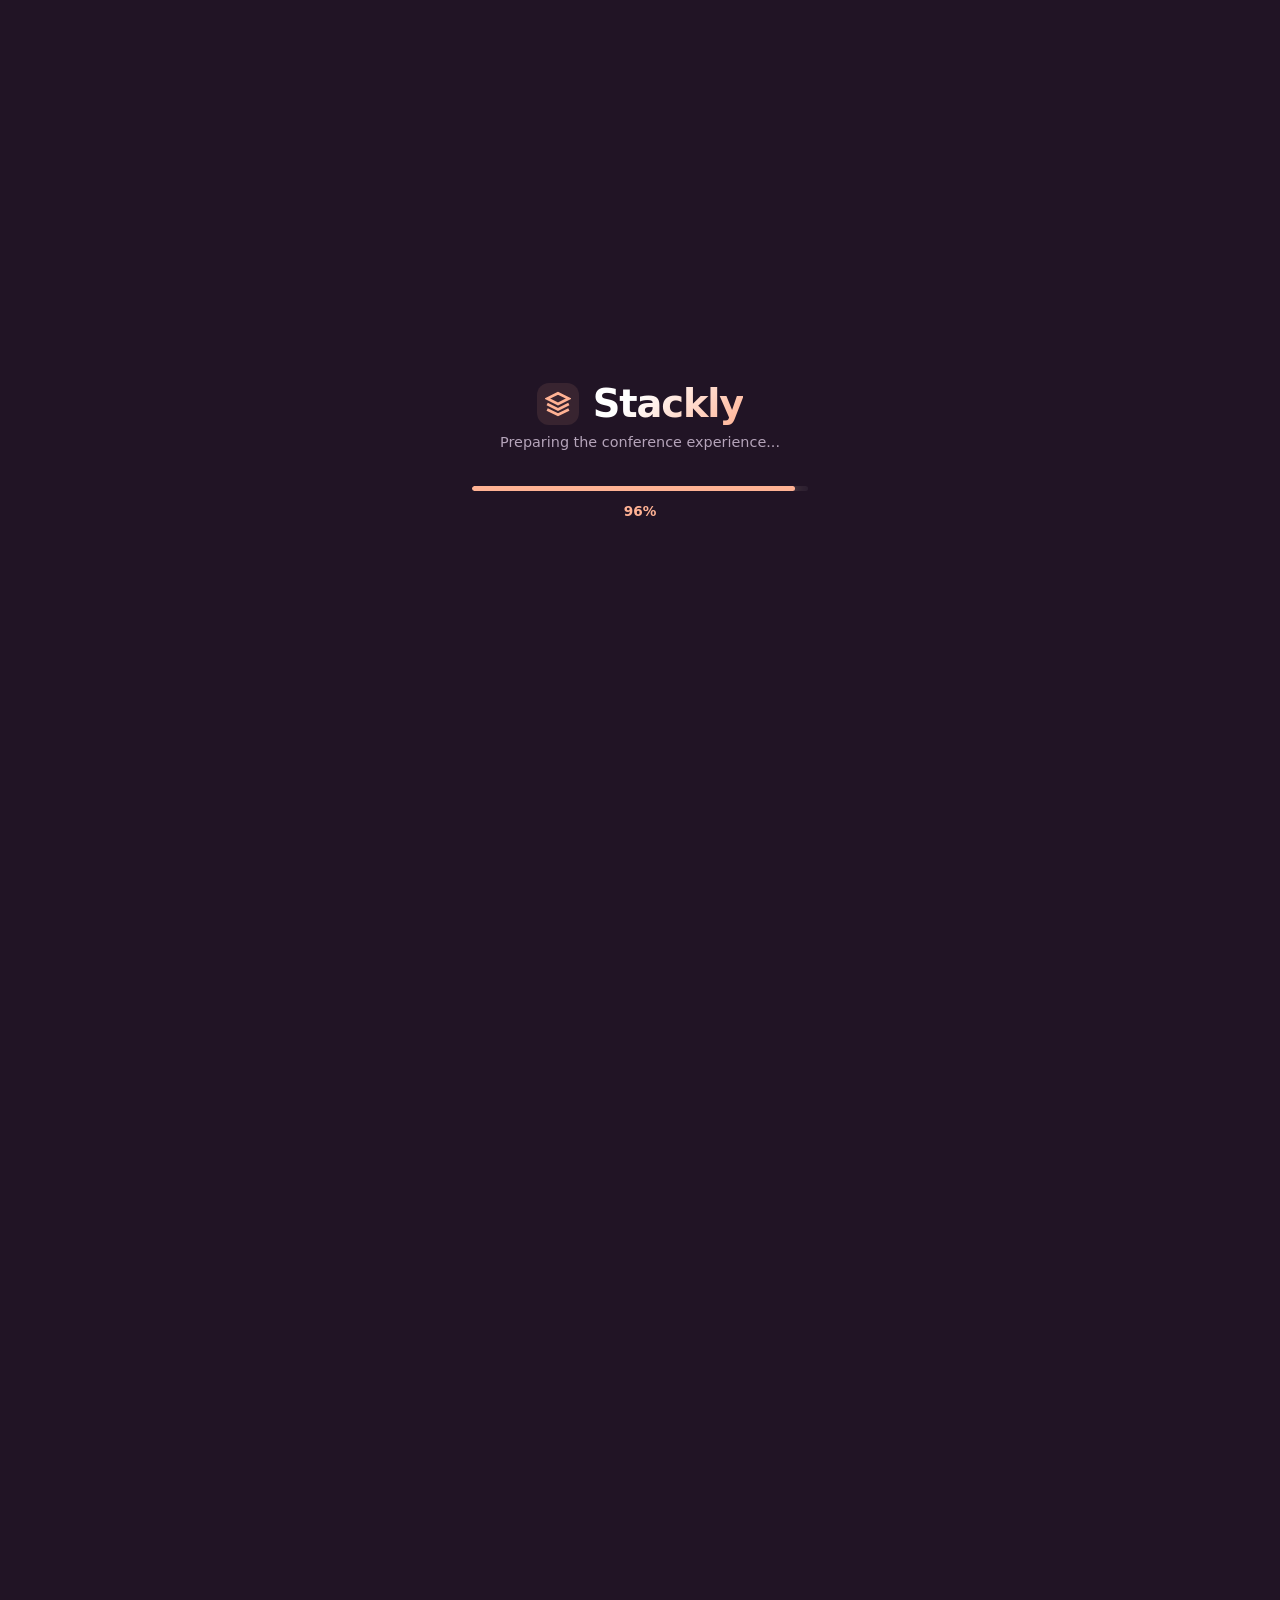
<file: about.html>
<!DOCTYPE html>
<html lang="en">
<head>
    <meta charset="UTF-8">
    <meta name="viewport" content="width=device-width, initial-scale=1.0">
    <title>Stackly - Event Experience</title>
    <link rel="stylesheet" href="style.css">
</head>
<body>
    <!-- Floating Vector Icons Background -->
    <div class="floating-icons-container">
        <svg class="float-icon icon-1" viewBox="0 0 24 24" fill="none" stroke="currentColor" stroke-width="1.5"><path d="M16 18l6-6-6-6M8 6l-6 6 6 6"/></svg>
        <svg class="float-icon icon-2" viewBox="0 0 24 24" fill="none" stroke="currentColor" stroke-width="1.5"><ellipse cx="12" cy="5" rx="9" ry="3"/><path d="M21 12c0 1.66-4 3-9 3s-9-1.34-9-3"/><path d="M3 5v14c0 1.66 4 3 9 3s9-1.34 9-3V5"/></svg>
        <svg class="float-icon icon-3" viewBox="0 0 24 24" fill="none" stroke="currentColor" stroke-width="1.5"><path d="M12 2L2 7l10 5 10-5-10-5zM2 17l10 5 10-5M2 12l10 5 10-5"/></svg>
        <svg class="float-icon icon-4" viewBox="0 0 24 24" fill="none" stroke="currentColor" stroke-width="1.5"><rect x="2" y="2" width="20" height="8" rx="2" ry="2"/><rect x="2" y="14" width="20" height="8" rx="2" ry="2"/><line x1="6" y1="6" x2="6.01" y2="6"/><line x1="6" y1="18" x2="6.01" y2="18"/></svg>
        <svg class="float-icon icon-5" viewBox="0 0 24 24" fill="none" stroke="currentColor" stroke-width="1.5"><path d="M13 2L3 14h9l-1 8 10-12h-9l1-8z"/></svg>
    </div>

    <!-- Preloader Overlay View -->
    <div class="preloader-overlay" id="preloaderOverlay">
        <div class="loader-content">
            <div class="brand-wrapper">
                <div class="brand-logo-loader">
                    <svg viewBox="0 0 24 24" fill="none" stroke="#FFB294" stroke-width="2.5"><path d="M12 2L2 7l10 5 10-5-10-5zM2 17l10 5 10-5M2 12l10 5 10-5"/></svg>
                </div>
                <h1 class="brand-name-loader">Stackly</h1>
            </div>
            <p class="loading-status">Preparing the conference experience...</p>
            <div class="progress-bar-container">
                <div class="progress-bar-fill" id="progressFill"></div>
            </div>
            <div class="percentage" id="percentageText">0%</div>
        </div>
    </div>

    <!-- Main Workspace (Hidden Initially, Revealed Post-Load) -->
    <div class="app-workspace" id="appWorkspace">
        <!-- Floating Transparent Header -->
        <header class="main-header">
            <div class="header-inner">
                <!-- Brand Logo (Img tag references the page loop) -->
                <a href="#" class="logo-link" onclick="window.location.reload(); return false;">
                    <img src="./assests/event and conference logo.webp" alt="Stackly Logo" class="brand-img">
                   
                </a>

                <!-- Responsive Navigation Drawer -->
                <nav class="nav-menu-container" id="navMenuContainer">
                    <ul class="nav-list">
                        <li><a href="index.html" class="nav-item ">Home</a></li>
                        <li><a href="about.html" class="nav-item active">About Us</a></li>
                        <li><a href="services.html" class="nav-item">Services</a></li>
                        <li><a href="blogs.html" class="nav-item">Blogs</a></li>
                        <li><a href="contact.html" class="nav-item">Contact Us</a></li>
                    </ul>
                </nav>

                <!-- Auth Action Workspace -->
                <div class="auth-wrapper">
                 <a href="login.html" class="auth-navigation-link">
    <button class="auth-btn">Register Pass</button>
</a>
                    <!-- Mobile Hamburger Menu Button -->
                    <button class="hamburger-toggle" id="hamburgerToggle" aria-label="Toggle navigation Menu">
                        <span class="bar bar-top"></span>
                        <span class="bar bar-mid"></span>
                        <span class="bar bar-bot"></span>
                    </button>
                </div>
            </div>
        </header>

       
   

   <script>
document.addEventListener("DOMContentLoaded", () => {

    // =========================================================
    // 0. PRELOADER SCROLL LOCK
    // =========================================================
    // Prevent scrolling while the preloader is visible
    document.body.classList.add("preloader-active");


    // =========================================================
    // 1. DOM Elements Mapping
    // =========================================================
    const progressFill = document.getElementById("progressFill");
    const percentageText = document.getElementById("percentageText");
    const preloaderOverlay = document.getElementById("preloaderOverlay");
    const appWorkspace = document.getElementById("appWorkspace");


    // =========================================================
    // 2. Timeline Variables (2 Seconds)
    // =========================================================
    const duration = 2000;
    const intervalTime = 20;
    const totalSteps = duration / intervalTime;
    let currentStep = 0;


    // =========================================================
    // 3. Preloader Progress Loop Execution
    // =========================================================
    const loadingInterval = setInterval(() => {

        currentStep++;

        const progress = Math.min(
            (currentStep / totalSteps) * 100,
            100
        );


        // Update progress bar
        if (progressFill) {
            progressFill.style.width = `${progress}%`;
        }


        // Update percentage
        if (percentageText) {
            percentageText.textContent = `${Math.floor(progress)}%`;
        }


        // =====================================================
        // Loading Complete
        // =====================================================
        if (currentStep >= totalSteps) {

            clearInterval(loadingInterval);


            // Small delay before starting exit animation
            setTimeout(() => {

                // Fade and slightly scale the preloader
                if (preloaderOverlay) {

                    preloaderOverlay.style.opacity = "0";
                    preloaderOverlay.style.transform = "scale(1.03)";
                }


                // Wait for fade animation to complete
                setTimeout(() => {

                    // Remove preloader from display
                    if (preloaderOverlay) {
                        preloaderOverlay.style.display = "none";
                    }


                    // =================================================
                    // ENABLE PAGE SCROLLING
                    // =================================================
                    document.body.classList.remove("preloader-active");
                    document.body.classList.add("preloader-finished");


                    // =================================================
                    // REVEAL MAIN WORKSPACE
                    // =================================================
                    if (appWorkspace) {

                        appWorkspace.style.opacity = "1";

                        // Trigger feature card reveal animation
                        initializeHeroFeatures();
                    }

                }, 500);

            }, 150);
        }

    }, intervalTime);


    // =========================================================
    // 4. Staggered Feature Entry Sequence
    // =========================================================
    function initializeHeroFeatures() {

        const cards = document.querySelectorAll(".feature-card");


        cards.forEach((card, index) => {

            setTimeout(() => {

                card.classList.add("reveal");

            }, (index + 1) * 200);

        });
    }


    // =========================================================
    // 5. Navigation Menu Active & Mobile Toggle Logic
    // =========================================================
    const navItems = document.querySelectorAll(".nav-item");
    const hamburgerToggle = document.getElementById("hamburgerToggle");
    const navMenuContainer = document.getElementById("navMenuContainer");


    // =========================================================
    // Navigation Item Click
    // =========================================================
    navItems.forEach(item => {

        item.addEventListener("click", (e) => {

            // Remove active state from current item
            document
                .querySelector(".nav-item.active")
                ?.classList.remove("active");


            // Add active state to clicked item
            e.currentTarget.classList.add("active");


            // Close mobile navigation
          if (hamburgerToggle && navMenuContainer) {

    hamburgerToggle.classList.remove("open");
    navMenuContainer.classList.remove("open");
    document.body.classList.remove("mobile-menu-open");

}

        });

    });


    // =========================================================
    // 6. Mobile Hamburger Toggle
    // =========================================================
 if (hamburgerToggle && navMenuContainer) {

    hamburgerToggle.addEventListener("click", () => {

        const isOpening = !navMenuContainer.classList.contains("open");

        hamburgerToggle.classList.toggle("open", isOpening);
        navMenuContainer.classList.toggle("open", isOpening);

        /* Blur background + lock scrolling */
        document.body.classList.toggle(
            "mobile-menu-open",
            isOpening
        );

    });

}

});
    </script>

    <section class="about-hero-section">
    <div class="about-hero-container">
        
        <!-- Left Column: Content Narrative & Staggered Scroll Entrances -->
        <div class="about-hero-text">
            <span class="about-hero-badge">OUR MANIFESTO</span>
            
            <!-- Title Words Appear Word-by-Word -->
            <h1 class="about-hero-title" id="aboutHeroTitle">Shaping Global Tech Conversations</h1>
            
            <!-- Paragraph Elements Slide In From the Sides with Hover Glow -->
            <div class="about-hero-paragraphs">
                <p class="about-hero-para slide-from-left">
                    At Stackly, we believe that real engineering progress happens when production limits are broken down out in the open. We construct the physical and digital pipelines that let thousands of creators gather, debate, and deploy together.
                </p>
                <p class="about-hero-para slide-from-right">
                    Our platform destroys standard corporate learning formats, turning passive video slide screens into live code sandboxes, collaborative labs, and high-impact developer summits.
                </p>
            </div>

            <!-- CTA Buttons Rise Up From the Bottom -->
            <div class="about-hero-cta rise-from-bottom" id="aboutHeroCta">
                <a href="404.html" class="about-hero-btn btn-primary">Our Vision</a>
                <a href="404.html" class="about-hero-btn btn-secondary">Past Highlights</a>
            </div>
        </div>

        <!-- Right Column: Automated 2-Second Image Cross-Fade Slideshow -->
        <div class="about-hero-visual" id="slideshowFrame">
            <div class="about-hero-glow"></div>
            <div class="slideshow-container">
                <!-- Image Tag List: Controlled dynamically by JavaScript -->
                <img src="./assests/conference 1.webp" alt="Tech Conference Arena Keynote" class="slide-img active">
                <img src="./assests/conference 2.webp" alt="Collaborative Technical Lab Workspace" class="slide-img">
                <img src="./assests/conference 3.webp" alt="Software Architecture Engineers Group" class="slide-img">
            </div>
        </div>

    </div>
</section>

<style>
    /* Base Layout Canvas Setup */
.about-hero-section {
    width: 100%;
    max-width: 1200px;
    margin: 0 auto;
    padding: 150px 20px 30px 20px; /* Strict 50px Top, 30px Bottom, 20px Side Padding Constraints */
    background: transparent;
    font-family: 'Inter', system-ui, -apple-system, sans-serif;
    overflow: hidden;
    color: #ffffff;
}

.about-hero-container {
    display: grid;
    grid-template-columns: 1.1fr 0.9fr;
    gap: 4.5rem;
    align-items: center;
    width: 100%;
}

/* Left Content Column Configuration */
.about-hero-text {
    display: flex;
    flex-direction: column;
    align-items: flex-start;
}

.about-hero-badge {
    font-size: 0.85rem;
    font-weight: 700;
    color: #ffb294; /* Peach Theme Accent */
    letter-spacing: 0.15em;
    margin-bottom: 0.8rem;
}

/* Word-by-Word Title Reveal Structure */
.about-hero-title {
    font-size: 3.4rem;
    font-weight: 800;
    line-height: 1.15;
    letter-spacing: -0.04em;
    color: #ffffff;
    margin-bottom: 1.8rem;
    display: flex;
    flex-wrap: wrap;
    gap: 0 12px;
    overflow: hidden;
}

.about-hero-title span {
    display: inline-block;
    opacity: 0;
    transform: translateY(100%);
    background: linear-gradient(135deg, #ffffff 50%, #ffb294 100%);
    -webkit-background-clip: text;
    -webkit-text-fill-color: transparent;
    transition: opacity 0.5s cubic-bezier(0.16, 1, 0.3, 1), transform 0.5s cubic-bezier(0.16, 1, 0.3, 1);
}

.about-hero-title span.reveal {
    opacity: 1;
    transform: translateY(0);
}

/* Side Sliding Paragraph Layout Frames */
.about-hero-paragraphs {
    display: flex;
    flex-direction: column;
    gap: 1.25rem;
    width: 100%;
    margin-bottom: 2.5rem;
}

.about-hero-para {
    font-size: 1.08rem;
    line-height: 1.65;
    color: #b5a4ba;
    max-width: 550px;
    cursor: default;
    opacity: 0;
    transition: opacity 0.8s cubic-bezier(0.16, 1, 0.3, 1), transform 0.8s cubic-bezier(0.16, 1, 0.3, 1), color 0.3s ease, text-shadow 0.3s ease;
}

/* Dynamic Entrance Formats for Text Rows */
.about-hero-para.slide-from-left { transform: translateX(-60px); }
.about-hero-para.slide-from-right { transform: translateX(60px); }

.about-hero-para.animate-in {
    opacity: 1;
    transform: translateX(0);
}

/* Interactive Text Glow Hover Filters to Paragraphs */
.about-hero-para:hover {
    color: #ffffff;
    text-shadow: 0 0 12px rgba(255, 255, 255, 0.25);
}

/* Bottom Rising Action Buttons */
.about-hero-cta {
    display: flex;
    gap: 1.2rem;
    opacity: 0;
    transform: translateY(30px);
    transition: opacity 0.7s cubic-bezier(0.16, 1, 0.3, 1), transform 0.7s cubic-bezier(0.16, 1, 0.3, 1);
}

.about-hero-cta.animate-in {
    opacity: 1;
    transform: translateY(0);
}

.about-hero-btn {
    text-decoration: none;
    padding: 0.9rem 2.2rem;
    font-size: 0.98rem;
    font-weight: 700;
    border-radius: 30px;
    transition: all 0.3s cubic-bezier(0.16, 1, 0.3, 1);
}

.btn-primary {
    background: #ffb294;
    color: #211425;
    box-shadow: 0 6px 20px rgba(255, 178, 148, 0.15);
}

.btn-primary:hover {
    background: #ffffff;
    box-shadow: 0 8px 25px rgba(255, 255, 255, 0.35);
    transform: translateY(-2px);
}

.btn-secondary {
    background: transparent;
    color: #ffffff;
    border: 1.5px solid rgba(255, 255, 255, 0.2);
}

.btn-secondary:hover {
    border-color: #ffb294;
    color: #ffb294;
    box-shadow: 0 0 15px rgba(255, 178, 148, 0.2);
    transform: translateY(-2px);
}

/* Right Column: Dynamic Slideshow Container Shell */
.about-hero-visual {
    position: relative;
    width: 100%;
    display: flex;
    justify-content: center;
    align-items: center;
    opacity: 0;
    transform: scale(0.95);
    transition: opacity 1s ease-out, transform 1s cubic-bezier(0.16, 1, 0.3, 1);
}

.about-hero-visual.animate-in {
    opacity: 1;
    transform: scale(1);
}

.about-hero-glow {
    position: absolute;
    width: 350px;
    height: 350px;
    background: radial-gradient(circle, rgba(255, 178, 148, 0.1) 0%, rgba(33, 20, 37, 0) 70%);
    z-index: 1;
    pointer-events: none;
}

.slideshow-container {
    position: relative;
    width: 100%;
    max-width: 420px;
    aspect-ratio: 4 / 5;
    border-radius: 32px;
    overflow: hidden;
    z-index: 2;
    border: 1.5px solid rgba(255, 178, 148, 0.12);
    box-shadow: 0 25px 55px rgba(0, 0, 0, 0.4);
    background: #150d17;
}

/* Slide Image Core Layers */
.slide-img {
    position: absolute;
    top: 0;
    left: 0;
    width: 100%;
    height: 100%;
    object-fit: cover;
    display: block;
    filter: brightness(0.8) contrast(1.02);
    opacity: 0;
    transform: scale(1.04);
    transition: opacity 0.8s ease-in-out, transform 0.8s ease-in-out;
    z-index: 1;
}

/* Active State for Cross-Fading slideshow images */
.slide-img.active {
    opacity: 1;
    transform: scale(1);
    z-index: 2;
}

/* Comprehensive Responsive Grid Systems (Strict 20px Side Padding) */
@media (max-width: 992px) {
    .about-hero-container {
        grid-template-columns: 1fr;
        gap: 4rem;
        text-align: center;
    }
    .about-hero-text { align-items: center; }
    .about-hero-title { justify-content: center; font-size: 2.8rem; }
    .about-hero-para { margin: 0 auto; }
    .about-hero-cta { justify-content: center; }
    .slideshow-container { max-width: 360px; aspect-ratio: 1 / 1; } /* Converts to square frame box on tablets */
}

@media (max-width: 576px) {
    .about-hero-section { padding: 130px 20px 20px 20px; }
    .about-hero-title { font-size: 2.1rem; gap: 0 8px; }
    .slideshow-container { max-width: 290px; border-radius: 24px; }
    .about-hero-cta { width: 100%; flex-direction: column; gap: 0.8rem; }
    .about-hero-btn { text-align: center; width: 100%; }
    .about-hero-para.slide-from-left, 
    .about-hero-para.slide-from-right { transform: translateY(30px); } /* Safe vertical swap tracking for small viewports */
}

</style>

<script>
    document.addEventListener("DOMContentLoaded", () => {
    // 1. Title Segmentation Engine (Word-by-word rising up from bottom)
    const titleBlock = document.getElementById("aboutHeroTitle");
    if (titleBlock) {
        const words = titleBlock.textContent.split(" ");
        titleBlock.textContent = ""; 
        
        words.forEach(word => {
            const span = document.createElement("span");
            span.textContent = word;
            titleBlock.appendChild(span);
        });
    }

    // Capture component element instances
    const titleSpans = document.querySelectorAll(".about-hero-title span");
    const paragraphs = document.querySelectorAll(".about-hero-para");
    const ctaGroup = document.getElementById("aboutHeroCta");
    const slideshowFrame = document.getElementById("slideshowFrame");

    // 2. Immediate Entrance Animators Pass
    function triggerEntranceAnimations() {
        // Word-by-word title expansion reveal sequence
        titleSpans.forEach((span, index) => {
            setTimeout(() => {
                span.classList.add("reveal");
            }, index * 90);
        });

        // Parallel horizontal slide animation reveal triggers for paragraphs
        paragraphs.forEach((para, index) => {
            setTimeout(() => {
                para.classList.add("animate-in");
            }, 150 * (index + 1));
        });

        // Bottom rising CTA buttons trigger execution
        setTimeout(() => {
            if (ctaGroup) ctaGroup.classList.add("animate-in");
        }, 450);

        // Slide frame zoom entry reveal trigger
        setTimeout(() => {
            if (slideshowFrame) slideshowFrame.classList.add("animate-in");
        }, 200);
    }

    // Fire entrance stack immediately upon loading scripts
    setTimeout(triggerEntranceAnimations, 100);

    // -------------------------------------------------------------
    // 3. AUTOMATED 2-SECOND AUTOMATED IMAGE SLIDESHOW ENGINE
    // -------------------------------------------------------------
    const slideImages = document.querySelectorAll(".slideshow-container .slide-img");
    let currentSlideIndex = 0;

    function transitionSlideshow() {
        if (slideImages.length <= 1) return; // Aborts rotation if list has insufficient frames

        // Clear active display tag from previous instance image frame
        slideImages[currentSlideIndex].classList.remove("active");

        // Increment index step mapping wrap boundaries natively
        currentSlideIndex = (currentSlideIndex + 1) % slideImages.length;

        // Add active showcase state tag onto next picture element block
        slideImages[currentSlideIndex].classList.add("active");
    }

    // Set precise execution runtime thread intervals locked exactly at 2000 milliseconds
    setInterval(transitionSlideshow, 2000);
});

</script>

<section class="why-stackly-section">
    <!-- Letter-by-Letter Scroll Triggered Title -->
    <h2 class="why-main-title" id="whyMainTitle">Engineered For Creators</h2>

    <div class="why-grid-container">
        
        <!-- Left Column: Core Value Points Matrix -->
        <div class="why-content-side">
            <ul class="why-points-list" id="whyPointsList">
                <li class="why-point-item">
                    <div class="why-icon-wrapper">
                        <svg viewBox="0 0 24 24" fill="none" stroke="currentColor" stroke-width="2"><polygon points="12 2 2 7 12 12 22 7 12 2"/><polyline points="2 17 12 22 22 17"/><polyline points="2 12 12 17 22 12"/></svg>
                    </div>
                    <div class="why-point-text">
                        <h3>Multi-Track Live Sandboxes</h3>
                        <p>Ditch the passive screen share loops. Spin up remote isolated test instances inside live keynote streams directly.</p>
                    </div>
                </li>

                <li class="why-point-item">
                    <div class="why-icon-wrapper">
                        <svg viewBox="0 0 24 24" fill="none" stroke="currentColor" stroke-width="2"><path d="M17 21v-2a4 4 0 0 0-4-4H5a4 4 0 0 0-4 4v2"/><circle cx="9" cy="7" r="4"/><path d="M23 21v-2a4 4 0 0 0-3-3.87"/><path d="M16 3.13a4 4 0 0 1 0 7.75"/></svg>
                    </div>
                    <div class="why-point-text">
                        <h3>Verified Architectural Networks</h3>
                        <p>Connect immediately with over 5,000+ certified production engineers and systems software leads globally.</p>
                    </div>
                </li>

                <li class="why-point-item">
                    <div class="why-icon-wrapper">
                        <svg viewBox="0 0 24 24" fill="none" stroke="currentColor" stroke-width="2"><path d="M22 11.08V12a10 10 0 1 1-5.93-9.14"/><polyline points="22 4 12 14.01 9 11.01"/></svg>
                    </div>
                    <div class="why-point-text">
                        <h3>Sub-Millisecond Hydration Labs</h3>
                        <p>Participate in fast diagnostic hackathons focused strictly on deployment optimizations and web runtime security.</p>
                    </div>
                </li>
            </ul>

            <!-- CTA Actions Rising from Bottom -->
            <div class="why-cta-wrapper entry-element" id="whyCtaWrapper">
                <a href="404.html" class="why-action-btn fill-peach">Download Prospectus</a>
            </div>
        </div>

        <!-- Right Column: Visual Image Glides up from Bottom -->
        <div class="why-visual-side entry-element" id="whyVisualSide">
            <div class="why-ambient-glow"></div>
            <div class="why-image-mask">
                <img src="./assests/conference 3.webp" alt="Engineers analyzing network metrics in real-time labs">
            </div>
        </div>

    </div>
</section>

<style>
    /* Base Canvas Containers */
.why-stackly-section {
    width: 100%;
    max-width: 1200px;
    margin: 0 auto;
    padding: 50px 20px 30px 20px; /* Strict 50px Top, 30px Bottom, 20px Side Padding Constraints */
    background: transparent;
    font-family: 'Inter', system-ui, -apple-system, sans-serif;
    overflow: hidden;
}

/* Letter-by-Letter Header Styling */
.why-main-title {
    font-size: 2.6rem;
    font-weight: 800;
    letter-spacing: -0.04em;
    color: #ffffff;
    text-align: center;
    display: flex;
    flex-wrap: wrap;
    justify-content: center;
    gap: 0 2px;
    margin-bottom: 3.5rem;
}

.why-main-title div {
    display: flex;
}

.why-main-title span {
    display: inline-block;
    opacity: 0;
    transform: translateY(15px);
    transition: opacity 0.4s cubic-bezier(0.16, 1, 0.3, 1), transform 0.4s cubic-bezier(0.16, 1, 0.3, 1);
}

.why-main-title span.active {
    opacity: 1;
    transform: translateY(0);
    text-shadow: 0 0 15px rgba(255, 178, 148, 0.35);
}

/* Main Content Grid Framework */
.why-grid-container {
    display: grid;
    grid-template-columns: 1.1fr 0.9fr;
    gap: 4rem;
    align-items: center;
    width: 100%;
}

.why-content-side {
    display: flex;
    flex-direction: column;
    align-items: flex-start;
    width: 100%;
}

/* Bullet Points Matrix List */
.why-points-list {
    list-style: none;
    display: flex;
    flex-direction: column;
    gap: 1.8rem;
    width: 100%;
    margin-bottom: 2.5rem;
}

.why-point-item {
    display: flex;
    gap: 1.25rem;
    align-items: flex-start;
    width: 100%;
    cursor: default;
    
    /* Scroll Trigger Offsets */
    opacity: 0;
    transform: translateY(20px);
    transition: opacity 0.5s ease, transform 0.5s cubic-bezier(0.16, 1, 0.3, 1);
}

.why-point-item.animate-ready {
    opacity: 1;
    transform: translateY(0);
}

.why-icon-wrapper {
    width: 44px;
    height: 44px;
    background: rgba(255, 178, 148, 0.08);
    color: #ffb294; /* Vivid Peach Accent */
    border-radius: 12px;
    display: flex;
    align-items: center;
    justify-content: center;
    padding: 10px;
    flex-shrink: 0;
    border: 1px solid rgba(255, 178, 148, 0.1);
    transition: background-color 0.3s ease, border-color 0.3s ease, box-shadow 0.3s ease;
}

.why-icon-wrapper svg {
    width: 100%;
    height: 100%;
}

.why-point-text h3 {
    font-size: 1.2rem;
    font-weight: 700;
    color: #ffffff;
    margin-bottom: 0.4rem;
    letter-spacing: -0.01em;
    transition: color 0.3s ease;
}

.why-point-text p {
    font-size: 0.98rem;
    line-height: 1.55;
    color: #b5a4ba;
    transition: color 0.3s ease;
}

/* Bullet Rows Focus Hover & Content Glow Filters */
.why-point-item:hover .why-icon-wrapper {
    background: #ffb294;
    color: #211425;
    border-color: #ffb294;
    box-shadow: 0 0 15px rgba(255, 178, 148, 0.4);
}

.why-point-item:hover .why-point-text h3 {
    color: #ffb294;
}

.why-point-item:hover .why-point-text p {
    color: #ffffff;
    text-shadow: 0 0 8px rgba(255, 255, 255, 0.15);
}

/* Bottom Rising CTA Action Buttons */
.why-cta-wrapper {
    opacity: 0;
    transform: translateY(40px);
    transition: opacity 0.7s cubic-bezier(0.16, 1, 0.3, 1), transform 0.7s cubic-bezier(0.16, 1, 0.3, 1);
}

.why-action-btn {
    text-decoration: none;
    padding: 0.9rem 2.2rem;
    font-size: 0.98rem;
    font-weight: 700;
    border-radius: 30px;
    display: inline-block;
    transition: all 0.3s cubic-bezier(0.16, 1, 0.3, 1);
}

.fill-peach {
    background: #ffb294;
    color: #211425;
    box-shadow: 0 6px 20px rgba(255, 178, 148, 0.15);
}

.fill-peach:hover {
    background: #ffffff;
    box-shadow: 0 8px 25px rgba(255, 255, 255, 0.35);
    transform: translateY(-2px);
}

/* Right Column: Visual Frame Glides up from Bottom */
.why-visual-side {
    position: relative;
    width: 100%;
    display: flex;
    justify-content: center;
    align-items: center;
    opacity: 0;
    transform: translateY(60px);
    transition: opacity 0.8s cubic-bezier(0.16, 1, 0.3, 1), transform 0.8s cubic-bezier(0.16, 1, 0.3, 1);
}

.why-cta-wrapper.animate-in,
.why-visual-side.animate-in {
    opacity: 1;
    transform: translateY(0);
}

.why-ambient-glow {
    position: absolute;
    width: 320px;
    height: 320px;
    background: radial-gradient(circle, rgba(255, 178, 148, 0.08) 0%, rgba(33, 20, 37, 0) 70%);
    z-index: 1;
    pointer-events: none;
}

.why-image-mask {
    width: 100%;
    max-width: 400px;
    aspect-ratio: 4 / 5;
    border-radius: 28px;
    overflow: hidden;
    z-index: 2;
    border: 1.5px solid rgba(255, 178, 148, 0.12);
    box-shadow: 0 20px 45px rgba(0, 0, 0, 0.35);
    background: #1a0f1d;
    transition: transform 0.4s cubic-bezier(0.16, 1, 0.3, 1), border-color 0.4s ease, box-shadow 0.4s ease;
}

.why-image-mask img {
    width: 100%;
    height: 100%;
    object-fit: cover;
    display: block;
    filter: brightness(0.8) contrast(1.02);
    transition: transform 0.6s ease;
}

.why-image-mask:hover {
    transform: scale(1.02) translateY(-4px);
    border-color: #ffb294;
    box-shadow: 0 0 35px rgba(255, 178, 148, 0.3);
}

.why-image-mask:hover img {
    transform: scale(1.04);
}

/* Fluid Responsive Breakpoints Layout Matrix */
@media (max-width: 992px) {
    .why-grid-container {
        grid-template-columns: 1fr;
        gap: 4rem;
    }
    .why-visual-side { order: 2; } /* Shifts image below bullet content fields on small layouts */
    .why-content-side { order: 1; align-items: center; }
    .why-main-title { font-size: 2.3rem; }
    .why-cta-wrapper { justify-content: center; }
}

@media (max-width: 576px) {
    .why-stackly-section { padding: 40px 20px 20px 20px; }
    .why-main-title { font-size: 1.9rem; }
    .why-point-item { gap: 1rem; }
    .why-icon-wrapper { width: 38px; height: 38px; padding: 8px; }
    .why-point-text h3 { font-size: 1.05rem; }
    .why-point-text p { font-size: 0.9rem; }
    .why-image-mask { max-width: 290px; border-radius: 20px; }
    .why-action-btn { text-align: center; width: 100%; }
}

</style>

<script>
    document.addEventListener("DOMContentLoaded", () => {
    // 1. Text Parsing Engine: Split header into individual animatable character sets
    const mainTitleBlock = document.getElementById("whyMainTitle");
    if (mainTitleBlock) {
        const words = mainTitleBlock.textContent.split(" ");
        mainTitleBlock.textContent = ""; 
        
        words.forEach((word, wIdx) => {
            const wordShell = document.createElement("div");
            
            [...word].forEach(char => {
                const span = document.createElement("span");
                span.textContent = char;
                wordShell.appendChild(span);
            });
            
            mainTitleBlock.appendChild(wordShell);
            if (wIdx < words.length - 1) {
                const space = document.createElement("span");
                space.innerHTML = "&nbsp;";
                mainTitleBlock.appendChild(space);
            }
        });
    }

    // Identify current template scroll frames
    const scrollTrackerHost = document.querySelector(".content-body") || window;
    const characterSpans = document.querySelectorAll(".why-main-title span");
    const bulletItems = document.querySelectorAll(".why-point-item");
    const ctaWrapperBlock = document.getElementById("whyCtaWrapper");
    const visualSideBlock = document.getElementById("whyVisualSide");

    function executeWhyChooseScrollObserver() {
        const structuralTriggerPoint = window.innerHeight * 0.90;

        // Letter-by-letter header character reveal paths
        characterSpans.forEach((span, index) => {
            const rect = span.getBoundingClientRect();
            if (rect.top < structuralTriggerPoint) {
                setTimeout(() => {
                    span.classList.add("active");
                }, index * 30); // Fast incremental typing step delays
            }
        });

        // Bullet rows fade in one-by-one sequentially on scroll
        bulletItems.forEach((item, index) => {
            const rect = item.getBoundingClientRect();
            if (rect.top < structuralTriggerPoint) {
                setTimeout(() => {
                    item.classList.add("animate-ready");
                }, index * 120); // 120ms consecutive stagger gaps
            }
        });

        // CTA buttons rise from bottom trigger matching scroll intersection bounds
        if (ctaWrapperBlock) {
            const rect = ctaWrapperBlock.getBoundingClientRect();
            if (rect.top < structuralTriggerPoint || (document.body.scrollHeight <= window.innerHeight)) {
                setTimeout(() => {
                    ctaWrapperBlock.classList.add("animate-in");
                }, 400);
            }
        }

        // Framework showcase support graphic glides up from bottom
        if (visualSideBlock) {
            const rect = visualSideBlock.getBoundingClientRect();
            if (rect.top < structuralTriggerPoint || (document.body.scrollHeight <= window.innerHeight)) {
                setTimeout(() => {
                    visualSideBlock.classList.add("animate-in");
                }, 200);
            }
        }
    }

    // Attach tracking scroll handles across viewport channels
    scrollTrackerHost.addEventListener("scroll", executeWhyChooseScrollObserver);
    window.addEventListener("scroll", executeWhyChooseScrollObserver);
    
    // Initial verification trigger pass checks
    setTimeout(executeWhyChooseScrollObserver, 400);
});

</script>

<section class="perks-section">
    <!-- Fluid Abstract Glowing Background Blob behind the cards -->
    <div class="perks-ambient-glow"></div>

    <div class="perks-container">
        <!-- Word-by-Word Scroll Triggered Section Header -->
        <h2 class="perks-main-title" id="perksTitle">What Will You Get From The Summit</h2>

        <!-- High-End Three-Column Responsive Matrix Grid -->
        <div class="perks-grid">
            
            <!-- Card 1: Electric Neon Blue Theme -->
            <div class="perk-card perk-blue-theme">
                <div class="perk-top-header">
                    <div class="perk-thumbnail">
                        <img src="./assests/conference 4.webp" alt="Live Tech Sessions">
                    </div>
                    <!-- Polygonal 404 Trigger Arrow Button -->
                    <a href="404.html" class="perk-arrow-btn" aria-label="Explore Live Sessions Track">
                        <svg viewBox="0 0 24 24" fill="none" stroke="currentColor" stroke-width="2.5"><line x1="7" y1="17" x2="17" y2="7"/><polyline points="7 7 17 7 17 17"/></svg>
                    </a>
                </div>
                <div class="perk-meta-content">
                    <div class="perk-title-row">
                        <div class="perk-badge-icon">
                            <svg viewBox="0 0 24 24" fill="none" stroke="currentColor" stroke-width="2"><path d="M23 7a2 2 0 0 0-2-2h-4l-3-3H6a2 2 0 0 0-2 2v16a2 2 0 0 0 2 2h15a2 2 0 0 0 2-2z"/></svg>
                        </div>
                        <h3>Live sessions</h3>
                    </div>
                    <p>Production specialists will take the main arena stage and present their runtime knowledge, experiences, and strategies.</p>
                </div>
            </div>

            <!-- Card 2: Deep Plum Glassmorphic Theme -->
            <div class="perk-card perk-plum-theme">
                <div class="perk-top-header">
                    <div class="perk-thumbnail">
                        <img src="./assests/conference 2.webp" alt="Technical Exhibitions">
                    </div>
                    <a href="404.html" class="perk-arrow-btn" aria-label="Explore Technical Exhibitions">
                        <svg viewBox="0 0 24 24" fill="none" stroke="currentColor" stroke-width="2.5"><line x1="7" y1="17" x2="17" y2="7"/><polyline points="7 7 17 7 17 17"/></svg>
                    </a>
                </div>
                <div class="perk-meta-content">
                    <div class="perk-title-row">
                        <div class="perk-badge-icon">
                            <svg viewBox="0 0 24 24" fill="none" stroke="currentColor" stroke-width="2"><polygon points="12 2 2 7 12 12 22 7 12 2"/><polyline points="2 17 12 22 22 17"/><polyline points="2 12 12 17 22 12"/></svg>
                        </div>
                        <h3>Exhibitions</h3>
                    </div>
                    <p>Explore production visual ecosystems, diagnostic hardware labs, and edge architecture showcase networks setup by open web companies.</p>
                </div>
            </div>

            <!-- Card 3: Deep Coral / Rose Accent Theme -->
            <div class="perk-card perk-rose-theme">
                <div class="perk-top-header">
                    <div class="perk-thumbnail">
                        <img src="./assests/conference 3.webp" alt="Stackly Production Studios">
                    </div>
                    <a href="404.html" class="perk-arrow-btn" aria-label="Explore Stackly Studios">
                        <svg viewBox="0 0 24 24" fill="none" stroke="currentColor" stroke-width="2.5"><line x1="7" y1="17" x2="17" y2="7"/><polyline points="7 7 17 7 17 17"/></svg>
                    </a>
                </div>
                <div class="perk-meta-content">
                    <div class="perk-title-row">
                        <div class="perk-badge-icon">
                            <svg viewBox="0 0 24 24" fill="none" stroke="currentColor" stroke-width="2"><rect x="2" y="2" width="20" height="20" rx="2" ry="2"/><line x1="6" y1="6" x2="18" y2="6"/><line x1="6" y1="12" x2="18" y2="12"/><line x1="6" y1="18" x2="14" y2="18"/></svg>
                        </div>
                        <h3>Stackly studios</h3>
                    </div>
                    <p>Step directly into high-fidelity code generation pods, sandbox testing zones, and interactive design workspace centers.</p>
                </div>
            </div>

        </div>
    </div>
</section>

<style>
    /* Base Canvas Section Settings */
.perks-section {
    position: relative;
    width: 100%;
    max-width: 1200px;
    margin: 0 auto;
    padding: 50px 20px 30px 20px; /* Strict 50px Top, 30px Bottom, 20px Side Padding Constraints */
    background: transparent;
    font-family: 'Inter', system-ui, -apple-system, sans-serif;
    overflow: hidden;
}

/* Layered colorful ambient blur backdrop matching reference image background */
.perks-ambient-glow {
    position: absolute;
    width: 60%;
    height: 70%;
    top: 20%;
    left: 20%;
    background: radial-gradient(circle, rgba(230, 92, 123, 0.12) 0%, rgba(144, 58, 255, 0.15) 40%, transparent 75%);
    filter: blur(40px);
    pointer-events: none;
    z-index: 1;
}

.perks-container {
    position: relative;
    z-index: 2;
    display: flex;
    flex-direction: column;
    width: 100%;
}

/* Word-by-Word Header Reveal Formatting */
.perks-main-title {
    font-size: 2.8rem;
    font-weight: 800;
    line-height: 1.15;
    letter-spacing: -0.04em;
    color: #ffffff;
    text-align: center;
    text-transform: uppercase; /* Matches the uppercase aesthetic in screenshot header */
    margin-bottom: 4rem;
    display: flex;
    flex-wrap: wrap;
    justify-content: center;
    gap: 0 12px;
}

.perks-main-title span {
    display: inline-block;
    opacity: 0;
    transform: translateY(20px);
    background: linear-gradient(135deg, #ffffff 60%, #ffb294 100%);
    -webkit-background-clip: text;
    -webkit-text-fill-color: transparent;
    transition: opacity 0.5s cubic-bezier(0.16, 1, 0.3, 1), transform 0.5s cubic-bezier(0.16, 1, 0.3, 1);
}

.perks-main-title span.reveal {
    opacity: 1;
    transform: translateY(0);
}

/* 3-Column Asymmetric Grid Configuration */
.perks-grid {
    display: grid;
    grid-template-columns: repeat(3, 1fr);
    gap: 2rem;
    width: 100%;
}

/* Base Glassmorphic Capsule Layout structures mimicking image curves */
.perk-card {
    border-radius: 24px;
    padding: 24px;
    border: 1px solid rgba(255, 255, 255, 0.05);
    display: flex;
    flex-direction: column;
    box-shadow: 0 20px 45px rgba(0, 0, 0, 0.25);
    backdrop-filter: blur(16px);
    -webkit-backdrop-filter: blur(16px);
    
    /* Animation Hooks: Hidden by default */
    opacity: 0;
    transform: translateY(40px);
    transition: transform 0.5s cubic-bezier(0.16, 1, 0.3, 1), border-color 0.4s ease, box-shadow 0.4s ease, opacity 0.5s ease;
}

.perk-card.animate-in {
    opacity: 1;
    transform: translateY(0);
}

/* Custom Base Themes remapped from the color block fields in screenshot */
.perk-blue-theme { background: linear-gradient(135deg, rgba(0, 85, 255, 0.65) 0%, rgba(12, 7, 20, 0.8) 70%); }
.perk-plum-theme { background: linear-gradient(135deg, rgba(50, 25, 60, 0.7) 0%, rgba(12, 7, 20, 0.85) 70%); }
.perk-rose-theme { background: linear-gradient(135deg, rgba(65, 25, 45, 0.7) 0%, rgba(12, 7, 20, 0.85) 70%); }

/* Upper Row Content Settings */
.perk-top-header {
    display: flex;
    justify-content: space-between;
    align-items: flex-start;
    margin-bottom: 2rem;
    width: 100%;
}

/* Squircle / Rounded corner inner thumb frames */
.perk-thumbnail {
    width: 110px;
    height: 110px;
    border-radius: 16px;
    overflow: hidden;
    border: 1px solid rgba(255, 255, 255, 0.1);
}

.perk-thumbnail img {
    width: 100%;
    height: 100%;
    object-fit: cover;
    filter: brightness(0.85);
    transition: transform 0.5s ease;
}

/* Angular Vector Arrow Navigation Buttons from reference */
.perk-arrow-btn {
    width: 36px;
    height: 36px;
    border-radius: 10px;
    display: flex;
    align-items: center;
    justify-content: center;
    text-decoration: none;
    transition: all 0.3s cubic-bezier(0.16, 1, 0.3, 1);
    box-shadow: 0 4px 12px rgba(0, 0, 0, 0.2);
}

.perk-arrow-btn svg {
    width: 16px;
    height: 16px;
    color: #ffffff;
    transition: transform 0.3s ease;
}

/* Dynamic custom theme color injections for arrow blocks matching screenshot */
.perk-blue-theme .perk-arrow-btn { background: rgba(255, 255, 255, 0.15); border: 1px solid rgba(255, 255, 255, 0.2); }
.perk-plum-theme .perk-arrow-btn { background: rgba(144, 58, 255, 0.4); border: 1px solid rgba(144, 58, 255, 0.5); }
.perk-rose-theme .perk-arrow-btn { background: rgba(230, 92, 123, 0.5); border: 1px solid rgba(230, 92, 123, 0.6); }

/* Text Blocks Configurations */
.perk-meta-content {
    display: flex;
    flex-direction: column;
    align-items: flex-start;
    text-align: left;
}

.perk-title-row {
    display: flex;
    align-items: center;
    gap: 10px;
    margin-bottom: 0.8rem;
}

.perk-badge-icon {
    width: 20px;
    height: 20px;
    color: #ffb294; /* Premium Peach accent family */
    flex-shrink: 0;
}

.perk-badge-icon svg {
    width: 100%;
    height: 100%;
}

.perk-meta-content h3 {
    font-size: 1.35rem;
    font-weight: 700;
    color: #ffffff;
    letter-spacing: -0.02em;
    text-transform: capitalize;
    transition: color 0.3s ease;
}

.perk-meta-content p {
    font-size: 0.94rem;
    line-height: 1.6;
    color: #b5a4ba;
    transition: color 0.3s ease;
}

/* Collective Hover Actions & Glowing Outline Filters */
.perk-card:hover {
    transform: translateY(-6px);
    border-color: #ffb294;
    box-shadow: 0 15px 35px rgba(255, 178, 148, 0.2);
}

.perk-card:hover .perk-thumbnail img {
    transform: scale(1.04);
}

.perk-card:hover .perk-meta-content h3 {
    color: #ffb294;
}

.perk-card:hover .perk-meta-content p {
    color: #ffffff;
}

.perk-card:hover .perk-arrow-btn {
    background: #ffffff;
    box-shadow: 0 0 15px rgba(255, 255, 255, 0.4);
}

.perk-card:hover .perk-arrow-btn svg {
    color: #120714;
    transform: translate(2px, -2px); /* Moves arrow dynamically inside 45-degree angle tracks */
}

/* Fluid Layout Responsive Adaptations (Strict 20px margins preserved) */
@media (max-width: 992px) {
    .perks-grid {
        grid-template-columns: repeat(2, 1fr);
        gap: 1.5rem;
    }
}

@media (max-width: 680px) {
    .perks-section { padding: 40px 20px 20px 20px; }
    .perks-grid {
        grid-template-columns: 1fr;
        gap: 1.5rem;
    }
    .perks-main-title {
        font-size: 2rem;
        margin-bottom: 2.5rem;
    }
    .perk-thumbnail { width: 90px; height: 90px; }
    .perk-meta-content h3 { font-size: 1.2rem; }
    .perk-meta-content p { font-size: 0.9rem; }
}

</style>

<script>
    document.addEventListener("DOMContentLoaded", () => {
    // 1. Text Parsing Splitter Engine (Word-by-word reveal sequence)
    const titleBlock = document.getElementById("perksTitle");
    if (titleBlock) {
        const words = titleBlock.textContent.split(" ");
        titleBlock.textContent = ""; 
        
        words.forEach(word => {
            const span = document.createElement("span");
            span.textContent = word;
            titleBlock.appendChild(span);
        });
    }

    // Capture scrolling layout parameters
    const scrollContainerFrame = document.querySelector(".content-body") || window;
    const splitWordsSpans = document.querySelectorAll(".perks-main-title span");
    const perkCardsList = document.querySelectorAll(".perk-card");

    function executePerksScrollObserver() {
        const intersectionLineHeight = window.innerHeight * 0.92;

        // Header word-by-word staggered reveal loop
        splitWordsSpans.forEach((span, index) => {
            const rect = span.getBoundingClientRect();
            if (rect.top < intersectionLineHeight) {
                setTimeout(() => {
                    span.classList.add("reveal");
                }, index * 100); // 100ms text sequential delay
            }
        });

        // Glassmorphic perk cards arrival loop (One-by-one sequential staging)
        perkCardsList.forEach((card, index) => {
            const rect = card.getBoundingClientRect();
            if (rect.top < intersectionLineHeight) {
                setTimeout(() => {
                    card.classList.add("animate-in");
                }, index * 140); // 140ms sequential stride gaps
            }
        });
    }

    // Attach tracking observers to viewport boundaries
    scrollContainerFrame.addEventListener("scroll", executePerksScrollObserver);
    window.addEventListener("scroll", executePerksScrollObserver);
    
    // Safety fallback initialization check pass
    setTimeout(executePerksScrollObserver, 450);
});

</script>

<section class="about-cta-banner-fullwidth">
    <!-- Moving Abstract Geometric Tech Backdrop -->
    <div class="banner-mesh-backdrop"></div>

    <div class="banner-alignment-container">
        <!-- Left Side: 2 Lines of Content Narrative -->
        <div class="banner-narrative-block">
            <!-- Line 1: Word-by-Word Scroll Revealed Title -->
            <h2 class="banner-title" id="bannerCtaTitle">Ready to Architecture the Future?</h2>
            
            <!-- Line 2: Word-by-Word Scroll Revealed Description Subtitle -->
            <p class="banner-subtitle" id="bannerCtaSubtitle">Claim your enterprise access badge today and join 5,000+ software creators.</p>
        </div>

        <!-- Right Side: Dual Actions Sliding from the Sides -->
        <div class="banner-actions-block" id="bannerActionsBlock">
            <a href="404.html" class="banner-btn btn-slide-left">Get Tickets</a>
            <a href="404.html" class="banner-btn btn-slide-right">View Schedule</a>
        </div>
    </div>
</section>

<style>
    /* Edge-to-Edge Full-Width Breakout Banner Wrapper */
.about-cta-banner-fullwidth {
    position: relative;
    width: 100vw;
    left: 50%;
    right: 50%;
    margin-left: -50vw;
    margin-right: -50vw;
    
    /* Padding settings: Strict 50px top, 30px bottom, with 2rem side edge safety clearance */
    padding: 50px 2rem 30px 2rem; 
    
    background: linear-gradient(135deg, #170d1a 0%, #311836 50%, #170d1a 100%);
    border-top: 1px solid rgba(255, 178, 148, 0.08);
    border-bottom: 1px solid rgba(255, 178, 148, 0.08);
    box-shadow: 0 15px 40px rgba(0, 0, 0, 0.3);
    overflow: hidden;
    font-family: 'Inter', system-ui, -apple-system, sans-serif;
    color: #ffffff;
}

/* Background Highlight Radial Canvas Layer */
.banner-mesh-backdrop {
    position: absolute;
    top: 0;
    left: 0;
    width: 100%;
    height: 100%;
    background-image: radial-gradient(circle at 80% 50%, rgba(255, 178, 148, 0.06) 0%, transparent 60%);
    pointer-events: none;
    z-index: 1;
}

/* Internal Inner Content Alignment Shield */
.banner-alignment-container {
    position: relative;
    z-index: 2;
    max-width: 1200px;
    margin: 0 auto;
    display: grid;
    grid-template-columns: 1.3fr 0.7fr;
    gap: 3rem;
    align-items: center;
    width: 100%;
}

/* Left Narrative Block (2 Lines) Layout */
.banner-narrative-block {
    display: flex;
    flex-direction: column;
    align-items: flex-start;
    text-align: left;
}

/* Line 1: Word-by-Word Title Wrapper Styles */
.banner-title {
    font-size: 2.5rem;
    font-weight: 800;
    line-height: 1.2;
    letter-spacing: -0.03em;
    margin-bottom: 0.8rem;
    display: flex;
    flex-wrap: wrap;
    gap: 0 10px;
    cursor: default;
    transition: text-shadow 0.3s ease;
}

/* Line 2: Word-by-Word Subtitle Wrapper Styles */
.banner-subtitle {
    font-size: 1.1rem;
    line-height: 1.5;
    color: #b5a4ba;
    display: flex;
    flex-wrap: wrap;
    gap: 0 6px;
    cursor: default;
    transition: color 0.3s ease;
}

/* Universal Text Word Reveal Animation Configurations */
.banner-title span,
.banner-subtitle span {
    display: inline-block;
    opacity: 0;
    transform: translateY(15px);
    transition: opacity 0.5s cubic-bezier(0.16, 1, 0.3, 1), transform 0.5s cubic-bezier(0.16, 1, 0.3, 1);
}

.banner-title span {
    background: linear-gradient(135deg, #ffffff 60%, #ffb294 100%);
    -webkit-background-clip: text;
    -webkit-text-fill-color: transparent;
}

.banner-title span.reveal,
.banner-subtitle span.reveal {
    opacity: 1;
    transform: translateY(0);
}

/* Hover Content Glow Effect */
.banner-title:hover {
    text-shadow: 0 0 20px rgba(255, 178, 148, 0.35);
}

.banner-subtitle:hover {
    color: #ffffff;
}

/* Right Side Actions Layout Structure */
.banner-actions-block {
    display: flex;
    gap: 1rem;
    justify-content: flex-end;
    width: 100%;
}

.banner-btn {
    text-decoration: none;
    padding: 0.85rem 2rem;
    font-size: 0.95rem;
    font-weight: 700;
    border-radius: 50px;
    white-space: nowrap;
    opacity: 0;
    transition: opacity 0.7s cubic-bezier(0.16, 1, 0.3, 1), transform 0.7s cubic-bezier(0.16, 1, 0.3, 1), background-color 0.3s ease, border-color 0.3s ease, box-shadow 0.3s ease;
}

/* CTA Buttons Slide-In Direction Frames */
.banner-btn.btn-slide-left { transform: translateX(-50px); background: #ffb294; color: #211425; }
.banner-btn.btn-slide-right { transform: translateX(50px); background: transparent; color: #ffffff; border: 1.5px solid rgba(255, 255, 255, 0.2); }

/* Animation Ready Revelations */
.banner-actions-block.animate-in .banner-btn {
    opacity: 1;
    transform: translateX(0);
}

/* CTA Button Active Hover Enhancements */
.btn-slide-left:hover {
    background: #ffffff;
    box-shadow: 0 8px 25px rgba(255, 255, 255, 0.35);
    transform: translateY(-2px);
}

.btn-slide-right:hover {
    border-color: #ffb294;
    color: #ffb294;
    box-shadow: 0 0 15px rgba(255, 178, 148, 0.2);
    transform: translateY(-2px);
}

/* Responsive Scaling Breakpoints Matrix (Strict 20px side margin preservation) */
@media (max-width: 992px) {
    .banner-alignment-container {
        grid-template-columns: 1fr;
        gap: 2.5rem;
        text-align: center;
    }
    .banner-narrative-block { align-items: center; }
    .banner-title, .banner-subtitle { justify-content: center; }
    .banner-actions-block { justify-content: center; }
    .banner-title { font-size: 2.1rem; }
}

@media (max-width: 576px) {
    .about-cta-banner-fullwidth { padding: 40px 20px 25px 20px; }
    .banner-title { font-size: 1.8rem; }
    .banner-subtitle { font-size: 0.95rem; }
    .banner-actions-block { flex-direction: column; width: 100%; gap: 0.8rem; }
    .banner-btn { text-align: center; width: 100%; }
    /* Reconvert horizontal slider shifts to clean vertical transitions for mobile stacks */
    .banner-btn.btn-slide-left, .banner-btn.btn-slide-right { transform: translateY(30px); }
}

</style>

<script>
    document.addEventListener("DOMContentLoaded", () => {
    // 1. Title Segmentation Engine (Word-by-word title processing)
    const titleBlock = document.getElementById("bannerCtaTitle");
    if (titleBlock) {
        const words = titleBlock.textContent.split(" ");
        titleBlock.textContent = ""; 
        words.forEach(word => {
            const span = document.createElement("span");
            span.textContent = word;
            titleBlock.appendChild(span);
        });
    }

    // 2. Subtitle Segmentation Engine (Word-by-word paragraph processing)
    const subtitleBlock = document.getElementById("bannerCtaSubtitle");
    if (subtitleBlock) {
        const words = subtitleBlock.textContent.split(" ");
        subtitleBlock.textContent = ""; 
        words.forEach(word => {
            const span = document.createElement("span");
            span.textContent = word;
            subtitleBlock.appendChild(span);
        });
    }

    // Capture localized scrolling shell tracking variables
    const scrollContainer = document.querySelector(".content-body") || window;
    
    const bannerTitleSpans = document.querySelectorAll(".banner-title span");
    const bannerSubtitleSpans = document.querySelectorAll(".banner-subtitle span");
    const actionsWrapper = document.getElementById("bannerActionsBlock");

    function executeBannerCtaScrollObserver() {
        const triggerPointHeight = window.innerHeight * 0.92;

        // Line 1: Word-by-word headline reveal trigger
        bannerTitleSpans.forEach((span, index) => {
            const rect = span.getBoundingClientRect();
            if (rect.top < triggerPointHeight) {
                setTimeout(() => {
                    span.classList.add("reveal");
                }, index * 90);
            }
        });

        // Line 2: Word-by-word subtitle description reveal trigger
        bannerSubtitleSpans.forEach((span, index) => {
            const rect = span.getBoundingClientRect();
            if (rect.top < triggerPointHeight) {
                // Add initial operational latency offset delay so subtitle waits for title to commence mapping
                setTimeout(() => {
                    span.classList.add("reveal");
                }, (index * 60) + 300);
            }
        });

        // Buttons side glide triggers
        if (actionsWrapper) {
            const rect = actionsWrapper.getBoundingClientRect();
            // Force active visibility state if block rolls in view or layout spacing restricts tracking loops
            if (rect.top < triggerPointHeight || (document.body.scrollHeight <= window.innerHeight)) {
                setTimeout(() => {
                    actionsWrapper.classList.add("animate-in");
                }, 400);
            }
        }
    }

    // Register handlers to scroll tracks
    scrollContainer.addEventListener("scroll", executeBannerCtaScrollObserver);
    window.addEventListener("scroll", executeBannerCtaScrollObserver);
    
    // Safety processing validation loop pass
    setTimeout(executeBannerCtaScrollObserver, 400);
});

</script>

<section class="metrics-section">
    <!-- Word-by-Word Scroll Triggered Section Header (Appears from all sides) -->
    <h2 class="metrics-main-title" id="metricsMainTitle">Stackly Summit In Numbers</h2>

    <!-- Asymmetric Mosaic Metrics Grid Mapping -->
    <div class="metrics-mosaic-grid">
        
        <!-- Grid Item 1: Translucent Card with CTA Links -->
        <div class="metric-card card-text-cta fade-up-card">
            <p class="card-desc">Our integrated event pipelines are engineered to maximize performance metrics, connect developers, and scale open-web architectures seamlessly.</p>
            <div class="card-actions-row">
                <a href="404.html" class="action-btn-filled">Get Started</a>
                <a href="404.html" class="action-btn-text">Contact Us &rarr;</a>
            </div>
        </div>

        <!-- Grid Item 2: Compact Numeric Statistics Box (Peach Family) -->
        <div class="metric-card card-stat-box counter-card">
            <div class="stat-icon-wrapper">
                <svg viewBox="0 0 24 24" fill="none" stroke="currentColor" stroke-width="2"><path d="M17 21v-2a4 4 0 0 0-4-4H5a4 4 0 0 0-4 4v2"/><circle cx="9" cy="7" r="4"/><path d="M23 21v-2a4 4 0 0 0-3-3.87"/></svg>
            </div>
            <div class="stat-number"><span class="count-target" data-target="5.7">0</span>K+</div>
            <div class="stat-label">Attendees Active</div>
        </div>

        <!-- Grid Item 3: Vivid Theme Accent Card (Solid Deep Plum to Vivid Peach Base Context) -->
        <div class="metric-card card-theme-solid fade-up-card">
            <p class="card-desc white-text">Our advanced architectural structures are optimized to enhance tracking speeds, drive core framework changes, and transform interactive experiences.</p>
            <div class="card-actions-row">
                <a href="404.html" class="action-btn-filled bg-white-hover">Get Started</a>
                <a href="404.html" class="action-btn-text white-text">Contact Us &rarr;</a>
            </div>
        </div>

        <!-- Grid Item 4: Dark Accent Outline Card with Embedded Buttons -->
        <div class="metric-card card-dark-outlined fade-up-card">
            <p class="card-desc">Our collaborative workshop environments are configured to deliver micro-frontend diagnostics, runtime benchmarks, and live cloud sandboxes.</p>
            <div class="card-actions-row">
                <a href="404.html" class="action-btn-bordered">Get Started</a>
                <a href="404.html" class="action-btn-text">Contact Us &rarr;</a>
            </div>
        </div>

        <!-- Grid Item 5: Experience Numeric Statistics Box -->
        <div class="metric-card card-stat-box counter-card">
            <div class="stat-label-top">Years of Experience</div>
            <div class="stat-number"><span class="count-target" data-target="17">0</span>+</div>
        </div>

        <!-- Grid Item 6: Structured Brand Theme Box -->
        <div class="metric-card card-theme-branded fade-up-card">
            <div class="brand-header-icon">
                <svg viewBox="0 0 24 24" fill="none" stroke="currentColor" stroke-width="2"><rect x="2" y="2" width="20" height="8" rx="2" ry="2"/><rect x="2" y="14" width="20" height="8" rx="2" ry="2"/><line x1="6" y1="6" x2="6.01" y2="6"/><line x1="6" y1="18" x2="6.01" y2="18"/></svg>
            </div>
            <h3 class="brand-title">Machine Learning Labs</h3>
            <p class="card-desc sub-opaque">Empower your software systems with predictive models that learn, adapt, and process high-throughput deployment operations instantly.</p>
        </div>

    </div>
</section>

<style>
    /* Base Layout Configuration */
.metrics-section {
    width: 100%;
    max-width: 1200px;
    margin: 0 auto;
    padding: 50px 20px 30px 20px; /* Strict 50px Top, 30px Bottom, 20px Side Padding Constraints */
    background: transparent;
    font-family: 'Inter', system-ui, -apple-system, sans-serif;
    overflow: hidden;
    color: #ffffff;
}

/* Word-by-Word Header Reveal from Alternating Sides */
.metrics-main-title {
    font-size: 2.8rem;
    font-weight: 800;
    line-height: 1.15;
    letter-spacing: -0.04em;
    color: #ffffff;
    text-transform: uppercase;
    text-align: center;
    margin-bottom: 4rem;
    display: flex;
    flex-wrap: wrap;
    justify-content: center;
    gap: 0 14px;
}

.metrics-main-title span {
    display: inline-block;
    opacity: 0;
    transition: opacity 0.6s cubic-bezier(0.16, 1, 0.3, 1), transform 0.6s cubic-bezier(0.16, 1, 0.3, 1);
}

.metrics-main-title span.fly-left   { transform: translateX(-60px); }
.metrics-main-title span.fly-right  { transform: translateX(60px); }
.metrics-main-title span.fly-top    { transform: translateY(-40px); }
.metrics-main-title span.fly-bottom { transform: translateY(40px); }

.metrics-main-title span.reveal {
    opacity: 1;
    transform: translate(0, 0);
    background: linear-gradient(135deg, #ffffff 60%, #ffb294 100%);
    -webkit-background-clip: text;
    -webkit-text-fill-color: transparent;
}

/* Mosaic Grid Layout */
.metrics-mosaic-grid {
    display: grid;
    grid-template-columns: repeat(12, 1fr);
    gap: 1.5rem;
    width: 100%;
}

.metrics-mosaic-grid .metric-card:nth-child(1) { grid-column: span 4; }
.metrics-mosaic-grid .metric-card:nth-child(2) { grid-column: span 3; }
.metrics-mosaic-grid .metric-card:nth-child(3) { grid-column: span 5; }
.metrics-mosaic-grid .metric-card:nth-child(4) { grid-column: span 5; }
.metrics-mosaic-grid .metric-card:nth-child(5) { grid-column: span 3; }
.metrics-mosaic-grid .metric-card:nth-child(6) { grid-column: span 4; }

/* RE-ENGINEERED: Card Blueprint Definitions using strict Stackly Theme Tones */
.metric-card {
    background: rgba(33, 20, 37, 0.6); /* Translucent Deep Plum Layer */
    border: 1.5px solid rgba(255, 178, 148, 0.05); /* Soft Peach boundary border */
    border-radius: 16px;
    padding: 2rem;
    display: flex;
    flex-direction: column;
    justify-content: center;
    box-shadow: 0 12px 35px rgba(0, 0, 0, 0.3);
    opacity: 0;
    transform: translateY(30px);
    transition: opacity 0.5s ease, transform 0.6s cubic-bezier(0.16, 1, 0.3, 1), border-color 0.4s ease, box-shadow 0.4s ease, background 0.4s ease;
}

.metric-card.animate-in {
    opacity: 1;
    transform: translateY(0);
}

/* Specific Theme-Unified Variations (No random blur color leaks) */
.card-text-cta { background: rgba(33, 20, 37, 0.4); }
.card-stat-box { background: rgba(33, 20, 37, 0.85); }

/* Primary High-Contrast solid variant using corporate Vivid Peach background color rules */
.card-theme-solid { 
    background: #ffb294; 
    border-color: #ffb294;
}
.card-theme-solid .card-desc { color: #211425 !important; font-weight: 500; }

.card-dark-outlined { background: transparent; border: 1.5px dashed rgba(255, 178, 148, 0.15); }
.card-theme-branded { background: rgba(33, 20, 37, 0.95); border-color: rgba(255, 178, 148, 0.15); }

/* Typography Sub-elements */
.card-desc {
    font-size: 0.96rem;
    line-height: 1.55;
    color: #b5a4ba;
    margin-bottom: 1.5rem;
}
.white-text { color: #211425 !important; } /* High contrast slate for light background */
.sub-opaque { color: rgba(255, 255, 255, 0.75) !important; }

/* Numeric Dashboard Components */
.stat-icon-wrapper {
    width: 24px;
    height: 24px;
    color: #ffb294; /* Peach Family Stat Icon */
    margin-bottom: 1rem;
}
.stat-icon-wrapper svg { width: 100%; height: 100%; }

.stat-number {
    font-size: 3.5rem;
    font-weight: 800;
    color: #ffffff;
    line-height: 1;
    letter-spacing: -0.03em;
    margin-bottom: 0.5rem;
    font-variant-numeric: tabular-nums;
    transition: color 0.3s ease, text-shadow 0.3s ease;
}

.stat-label {
    font-size: 0.85rem;
    font-weight: 600;
    color: #b5a4ba;
}
.stat-label-top {
    font-size: 0.88rem;
    font-weight: 600;
    color: #b5a4ba;
    margin-bottom: 0.8rem;
}

/* Branded Lab Elements */
.brand-header-icon {
    width: 32px;
    height: 32px;
    color: #ffb294;
    margin-bottom: 1rem;
}
.brand-header-icon svg { width: 100%; height: 100%; }
.brand-title {
    font-size: 1.3rem;
    font-weight: 700;
    color: #ffffff;
    margin-bottom: 0.6rem;
    letter-spacing: -0.01em;
}

/* Buttons Infrastructure */
.card-actions-row {
    display: flex;
    gap: 1.2rem;
    align-items: center;
}

.action-btn-filled,
.action-btn-bordered {
    text-decoration: none;
    padding: 0.6rem 1.4rem;
    font-size: 0.88rem;
    font-weight: 700;
    border-radius: 30px;
    transition: all 0.3s cubic-bezier(0.16, 1, 0.3, 1);
}

.action-btn-filled { background: #211425; color: #ffb294; border: 1px solid rgba(255, 178, 148, 0.2); }
.action-btn-filled:hover { background: #ffffff; color: #211425; }

.bg-peach { background: #211425 !important; color: #ffb294 !important; border: 1px solid rgba(33, 20, 37, 0.2); }
.action-btn-filled.bg-peach:hover { background: #211425 !important; color: #ffffff !important; box-shadow: 0 0 15px rgba(33, 20, 37, 0.3); }

.action-btn-bordered { background: transparent; color: #ffffff; border: 1.5px solid rgba(255, 255, 255, 0.2); }
.action-btn-bordered:hover { border-color: #ffb294; color: #ffb294; }

.action-btn-text {
    text-decoration: none;
    font-size: 0.88rem;
    font-weight: 700;
    color: #b5a4ba;
    transition: color 0.3s ease;
}
.action-btn-text:hover { color: #ffb294 !important; }
.white-text.action-btn-text { color: #211425 !important; }
.white-text.action-btn-text:hover { color: #ffffff !important; }

/* Interactive Hover Content Glow Fields (Using strict Peach theme shadows) */
.metric-card:hover {
    border-color: #ffb294;
    background: rgba(49, 24, 54, 0.8);
    box-shadow: 0 0 30px rgba(255, 178, 148, 0.25);
    transform: translateY(-4px);
}
.card-theme-solid:hover {
    background: #ffffff;
    border-color: #ffffff;
    box-shadow: 0 0 35px rgba(255, 255, 255, 0.3);
}
.metric-card:hover .stat-number {
    color: #ffb294;
    text-shadow: 0 0 15px rgba(255, 178, 148, 0.4);
}

/* Responsive Matrix Scale Breakpoints */
@media (max-width: 1024px) {
    .metrics-mosaic-grid .metric-card:nth-child(1),
    .metrics-mosaic-grid .metric-card:nth-child(2),
    .metrics-mosaic-grid .metric-card:nth-child(3),
    .metrics-mosaic-grid .metric-card:nth-child(4),
    .metrics-mosaic-grid .metric-card:nth-child(5),
    .metrics-mosaic-grid .metric-card:nth-child(6) { grid-column: span 6; }
}

@media (max-width: 680px) {
    .metrics-section { padding: 40px 20px 20px 20px; }
    .metrics-mosaic-grid { display: flex; flex-direction: column; gap: 1.5rem; }
    .metrics-main-title { font-size: 1.9rem; gap: 0 8px; margin-bottom: 2.5rem; }
    .stat-number { font-size: 2.8rem; }
    .card-actions-row { flex-wrap: wrap; gap: 1rem; }
    .metrics-main-title span.fly-left, 
    .metrics-main-title span.fly-right, 
    .metrics-main-title span.fly-top, 
    .metrics-main-title span.fly-bottom { transform: translateY(25px); }
}

</style>

<script>
    document.addEventListener("DOMContentLoaded", () => {
    const titleBlock = document.getElementById("metricsMainTitle");
    if (titleBlock) {
        const words = titleBlock.textContent.split(" ");
        titleBlock.textContent = ""; 
        const directions = ["fly-left", "fly-top", "fly-right", "fly-bottom"];
        words.forEach((word, index) => {
            const span = document.createElement("span");
            span.textContent = word;
            const selectedDirection = directions[index % directions.length];
            span.classList.add(selectedDirection);
            titleBlock.appendChild(span);
        });
    }

    const scrollContainerFrame = document.querySelector(".content-body") || window;
    const titleWordSpans = document.querySelectorAll(".metrics-main-title span");
    const mosaicCards = document.querySelectorAll(".metric-card");

    function executeMetricsScrollObserver() {
        const intersectionTriggerLine = window.innerHeight * 0.92;

        titleWordSpans.forEach((span, index) => {
            if (span.getBoundingClientRect().top < intersectionTriggerLine) {
                setTimeout(() => { span.classList.add("reveal"); }, index * 90);
            }
        });

        mosaicCards.forEach((card, index) => {
            if (card.getBoundingClientRect().top < intersectionTriggerLine) {
                setTimeout(() => {
                    card.classList.add("animate-in");
                    if (card.classList.contains("counter-card")) {
                        triggerLiveNumericalCounter(card);
                    }
                }, index * 120);
            }
        });
    }

    function triggerLiveNumericalCounter(cardElement) {
        const targetNumberSpan = cardElement.querySelector(".count-target");
        if (!targetNumberSpan || targetNumberSpan.classList.contains("counted")) return;
        
        targetNumberSpan.classList.add("counted");
        const finalValue = parseFloat(targetNumberSpan.getAttribute("data-target"));
        const containsDecimalIndex = targetNumberSpan.getAttribute("data-target").includes(".");
        
        let initialStartValue = 0;
        const totalDurationTime = 1500; 
        const frameIntervalTime = 30;
        const totalStepsCount = totalDurationTime / frameIntervalTime;
        const incrementStepsValue = finalValue / totalStepsCount;

        const counterTimer = setInterval(() => {
            initialStartValue += incrementStepsValue;
            if (initialStartValue >= finalValue) {
                clearInterval(counterTimer);
                targetNumberSpan.textContent = finalValue;
                return;
            }
            targetNumberSpan.textContent = containsDecimalIndex ? initialStartValue.toFixed(1) : Math.floor(initialStartValue);
        }, frameIntervalTime);
    }

    scrollContainerFrame.addEventListener("scroll", executeMetricsScrollObserver);
    window.addEventListener("scroll", executeMetricsScrollObserver);
    setTimeout(executeMetricsScrollObserver, 450);
});

</script>

<section class="events-table-section">
    <div class="table-alignment-container">
        
        <!-- Word-by-Word Scroll Triggered Section Header -->
        <h2 class="table-main-title" id="tableMainTitle">The Gathering Of The Tech & Innovation Experts</h2>
        
        <div class="powered-by-tag">POWERED BY: <span>STACKLY SUITE</span></div>
        <span class="section-sub-badge">NEXT EVENTS</span>

        <!-- Event Row Schedule Matrix -->
        <div class="events-matrix" id="eventsMatrix">
            
            <!-- Event Row 1 -->
            <div class="event-matrix-row reveal-row">
                <div class="event-meta-info">
                    <span class="event-location-text">Brooklyn, NY</span>
                    <span class="event-separator">/</span>
                    <span class="event-date-text">OCT 12TH 2026</span>
                </div>
                
                <!-- Floating Image Component: Shows ONLY on Row Hover -->
                <div class="floating-hover-card">
                    <img src="./assests/conference 1.webp" alt="Brooklyn Summit Arena Keynote">
                </div>

                <div class="event-action-cell">
                    <a href="404.html" class="angular-register-btn">Register Now</a>
                </div>
            </div>

            <!-- Event Row 2 -->
            <div class="event-matrix-row reveal-row">
                <div class="event-meta-info">
                    <span class="event-location-text">San Francisco, CA</span>
                    <span class="event-separator">/</span>
                    <span class="event-date-text">NOV 04TH 2026</span>
                </div>
                
                <div class="floating-hover-card">
                    <img src="./assests/conference 2.webp" alt="San Francisco Technical Lab Collaborative">
                </div>

                <div class="event-action-cell">
                    <a href="404.html" class="angular-register-btn">Register Now</a>
                </div>
            </div>

            <!-- Event Row 3 -->
            <div class="event-matrix-row reveal-row">
                <div class="event-meta-info">
                    <span class="event-location-text">Philadelphia, PA</span>
                    <span class="event-separator">/</span>
                    <span class="event-date-text">NOV 18TH 2026</span>
                </div>
                
                <div class="floating-hover-card">
                    <img src="./assests/conference 3.webp" alt="Philadelphia Software Engineering Group">
                </div>

                <div class="event-action-cell">
                    <a href="404.html" class="angular-register-btn">Register Now</a>
                </div>
            </div>

            <!-- Event Row 4 -->
            <div class="event-matrix-row reveal-row">
                <div class="event-meta-info">
                    <span class="event-location-text">New York, NY</span>
                    <span class="event-separator">/</span>
                    <span class="event-date-text">DEC 02ND 2026</span>
                </div>
                
                <div class="floating-hover-card">
                    <img src="./assests/conference 4.webp" alt="New York Enterprise Summit Arena">
                </div>

                <div class="event-action-cell">
                    <a href="404.html" class="angular-register-btn">Register Now</a>
                </div>
            </div>

            <!-- Event Row 5 -->
            <div class="event-matrix-row reveal-row">
                <div class="event-meta-info">
                    <span class="event-location-text">Phoenix, AZ</span>
                    <span class="event-separator">/</span>
                    <span class="event-date-text">DEC 16TH 2026</span>
                </div>
                
                <div class="floating-hover-card">
                    <img src="./assests/conference 5.webp" alt="Phoenix Open Web Network Exhibitions">
                </div>

                <div class="event-action-cell">
                    <a href="404.html" class="angular-register-btn">Register Now</a>
                </div>
            </div>

        </div>
    </div>
</section>

<style>
    /* Base Canvas Layout Framework */
.events-table-section {
    width: 100%;
    max-width: 1200px;
    margin: 0 auto;
    padding: 50px 20px 30px 20px; /* Strict 50px Top, 30px Bottom, 20px Side Padding Constraints */
    background: transparent;
    font-family: 'Inter', system-ui, -apple-system, sans-serif;
    overflow: hidden;
    color: #ffffff;
}

.table-alignment-container {
    display: flex;
    flex-direction: column;
    width: 100%;
}

/* Word-by-Word Header Reveal Structure */
.table-main-title {
    font-size: 2.8rem;
    font-weight: 800;
    line-height: 1.15;
    letter-spacing: -0.03em;
    color: #ffffff;
    text-transform: uppercase;
    text-align: center;
    margin: 0 auto;
    max-width: 900px;
    display: flex;
    flex-wrap: wrap;
    justify-content: center;
    gap: 0 14px;
}

.table-main-title span {
    display: inline-block;
    opacity: 0;
    transform: translateY(20px);
    transition: opacity 0.5s cubic-bezier(0.16, 1, 0.3, 1), transform 0.5s cubic-bezier(0.16, 1, 0.3, 1);
    background: linear-gradient(135deg, #ffffff 60%, #ffb294 100%);
    -webkit-background-clip: text;
    -webkit-text-fill-color: transparent;
}

.table-main-title span.reveal {
    opacity: 1;
    transform: translateY(0);
}

.powered-by-tag {
    font-size: 0.72rem;
    font-weight: 700;
    color: #b5a4ba;
    letter-spacing: 0.15em;
    text-align: center;
    margin-top: 1rem;
    margin-bottom: 2.5rem;
}

.powered-by-tag span {
    color: #ffb294;
}

.section-sub-badge {
    font-size: 0.75rem;
    font-weight: 700;
    color: #b5a4ba;
    letter-spacing: 0.1em;
    text-align: left;
    width: 100%;
    border-bottom: 1.5px solid rgba(255, 178, 148, 0.1);
    padding-bottom: 0.8rem;
}

/* Table Matrix Grid Blocks */
.events-matrix {
    display: flex;
    flex-direction: column;
    width: 100%;
}

.event-matrix-row {
    position: relative;
    display: flex;
    justify-content: space-between;
    align-items: center;
    padding: 1.8rem 0;
    border-bottom: 1px solid rgba(255, 255, 255, 0.06);
    width: 100%;
    opacity: 0;
    transform: translateY(20px);
    transition: opacity 0.5s ease, transform 0.5s cubic-bezier(0.16, 1, 0.3, 1), background 0.3s ease, border-color 0.3s ease;
}

.event-matrix-row.animate-in {
    opacity: 1;
    transform: translateY(0);
}

/* Meta Text Columns Formatting */
.event-meta-info {
    display: flex;
    align-items: center;
    gap: 12px;
    z-index: 5;
}

.event-location-text {
    font-size: 1.8rem;
    font-weight: 700;
    color: #ffffff;
    letter-spacing: -0.02em;
    transition: color 0.3s ease, text-shadow 0.3s ease;
}

.event-separator {
    font-size: 1.8rem;
    font-weight: 400;
    color: rgba(255, 178, 148, 0.4);
}

.event-date-text {
    font-size: 1.1rem;
    font-weight: 600;
    color: #b5a4ba;
    letter-spacing: 0.02em;
    text-transform: uppercase;
    margin-top: 4px;
    transition: color 0.3s ease;
}

/* Hidden Floating Image Component on Row Hover */
.floating-hover-card {
    position: absolute;
    left: 45%;
    top: 50%;
    transform: translate(-50%, -50%) scale(0.8) rotate(6deg);
    width: 140px;
    aspect-ratio: 1 / 1;
    border-radius: 20px;
    overflow: hidden;
    border: 2px solid rgba(255, 178, 148, 0.3);
    box-shadow: 0 15px 35px rgba(0, 0, 0, 0.5);
    background: #140816;
    pointer-events: none;
    opacity: 0;
    visibility: hidden;
    z-index: 10;
    transition: opacity 0.35s ease, transform 0.4s cubic-bezier(0.16, 1, 0.3, 1), visibility 0.35s;
}

.floating-hover-card img {
    width: 100%;
    height: 100%;
    object-fit: cover;
}

.event-action-cell {
    z-index: 5;
}

/* RE-ENGINEERED BUTTON INTERACTION HOOKS */
.angular-register-btn {
    text-decoration: none;
    display: inline-block;
    background: transparent; /* All buttons hollow by default now */
    color: #ffffff;
    border: 1.5px solid rgba(255, 255, 255, 0.15); /* Sleek thin outline border */
    padding: 0.75rem 2rem;
    font-size: 0.82rem;
    font-weight: 700;
    letter-spacing: 0.06em;
    text-transform: uppercase;
    clip-path: polygon(0 0, 100% 0, 93% 100%, 0% 100%);
    transition: all 0.35s cubic-bezier(0.16, 1, 0.3, 1);
}

/* BUTTON TRANSFORMS ONLY ON HOVER STATES */
.event-matrix-row:hover .angular-register-btn {
    background: #e65c7b; /* Solid hot pink fill locks onto buttons ONLY on row hover */
    border-color: #e65c7b;
    color: #ffffff;
    box-shadow: 0 5px 15px rgba(230, 92, 123, 0.35);
}

.angular-register-btn:hover {
    background: #ffffff !important;
    border-color: #ffffff !important;
    color: #211425 !important;
    box-shadow: 0 8px 25px rgba(255, 255, 255, 0.4);
    transform: translateY(-2px);
}

/* Grid Row Background Changes on Hover */
.event-matrix-row:hover {
    background: linear-gradient(90deg, rgba(255, 178, 148, 0.04) 0%, rgba(33, 20, 37, 0) 100%);
    border-bottom-color: rgba(255, 178, 148, 0.25);
}

.event-matrix-row:hover .event-location-text {
    color: #ffb294;
    text-shadow: 0 0 12px rgba(255, 178, 148, 0.3);
}

.event-matrix-row:hover .event-date-text {
    color: #ffffff;
}

.event-matrix-row:hover .floating-hover-card {
    opacity: 1;
    visibility: visible;
    transform: translate(-50%, -50%) scale(1) rotate(-4deg);
}

/* Fluid Layout Responsive Scale Frameworks */
@media (max-width: 868px) {
    .event-location-text { font-size: 1.4rem; }
    .event-separator { font-size: 1.4rem; }
    .event-date-text { font-size: 0.95rem; }
    .floating-hover-card { left: 55%; width: 110px; }
}

@media (max-width: 600px) {
    .events-table-section { padding: 40px 20px 20px 20px; }
    .table-main-title { font-size: 1.8rem; gap: 0 8px; }
    .event-matrix-row { flex-direction: column; align-items: flex-start; gap: 1.2rem; padding: 1.5rem 0; }
    .event-action-cell { width: 100%; }
    .angular-register-btn { width: 100%; text-align: center; }
    .floating-hover-card { display: none !important; }
}

/* =========================================================
   EVENTS TABLE - RESPONSIVE ADD-ON
   ========================================================= */

/* ---------- TABLET ---------- */
@media (max-width: 868px) {

    .events-table-section {
        width: 100%;
        max-width: 100%;
        padding: 45px 24px 30px;
        overflow: hidden;
    }

    .table-main-title {
        width: 100%;
        max-width: 720px;
        font-size: 2.2rem;
        line-height: 1.2;
        gap: 0 9px;
    }

    .powered-by-tag {
        font-size: 0.68rem;
        margin-top: 0.9rem;
        margin-bottom: 2rem;
    }

    .section-sub-badge {
        font-size: 0.7rem;
        padding-bottom: 0.7rem;
    }

    .event-matrix-row {
        padding: 1.5rem 0;
    }

    .event-meta-info {
        gap: 9px;
        min-width: 0;
    }

    .event-location-text {
        font-size: 1.35rem;
    }

    .event-separator {
        font-size: 1.3rem;
    }

    .event-date-text {
        font-size: 0.85rem;
        white-space: nowrap;
    }

    .event-action-cell {
        flex-shrink: 0;
    }

    .angular-register-btn {
        padding: 0.65rem 1.4rem;
        font-size: 0.75rem;
    }

    .floating-hover-card {
        width: 105px;
        left: 58%;
    }
}


/* ---------- MOBILE ---------- */
@media (max-width: 600px) {

    .events-table-section {
        width: 100%;
        max-width: 100%;
        padding: 38px 18px 25px;
        overflow: hidden;
    }

    .table-alignment-container {
        width: 100%;
    }


    /* =========================
       SECTION HEADING
       ========================= */

    .table-main-title {
        width: 100%;
        max-width: 100%;
        font-size: 1.65rem;
        line-height: 1.25;
        letter-spacing: -0.025em;
        gap: 4px 7px;
        text-align: center;
    }

    .table-main-title span {
        transform: translateY(15px);
    }

    .powered-by-tag {
        font-size: 0.62rem;
        letter-spacing: 0.11em;
        margin-top: 0.85rem;
        margin-bottom: 1.8rem;
        line-height: 1.5;
    }

    .section-sub-badge {
        font-size: 0.65rem;
        letter-spacing: 0.09em;
        padding-bottom: 0.65rem;
    }


    /* =========================
       EVENT ROW
       ========================= */

    .event-matrix-row {
        width: 100%;
        padding: 1.25rem 0 1.4rem;
        display: flex;
        flex-direction: column;
        align-items: stretch;
        gap: 1rem;
    }


    /* =========================
       LOCATION + DATE
       ========================= */

    .event-meta-info {
        width: 100%;
        display: flex;
        align-items: center;
        flex-wrap: wrap;
        gap: 5px 8px;
    }

    .event-location-text {
        font-size: 1.2rem;
        line-height: 1.3;
        letter-spacing: -0.02em;
    }

    .event-separator {
        font-size: 1.15rem;
        line-height: 1;
    }

    .event-date-text {
        font-size: 0.75rem;
        line-height: 1.3;
        margin-top: 2px;
        letter-spacing: 0.015em;
    }


    /* =========================
       REGISTER BUTTON
       ========================= */

    .event-action-cell {
        width: 100%;
    }

    .angular-register-btn {
        width: 100%;
        min-height: 44px;
        display: flex;
        align-items: center;
        justify-content: center;
        padding: 0.7rem 1rem;
        font-size: 0.72rem;
        letter-spacing: 0.07em;
    }


    /* =========================
       HIDE HOVER IMAGE
       ========================= */

    .floating-hover-card {
        display: none !important;
    }


    /* Prevent hover effects from creating awkward mobile behavior */
    .event-matrix-row:hover {
        background: transparent;
    }

    .event-matrix-row:hover .event-location-text {
        color: #ffffff;
        text-shadow: none;
    }

    .event-matrix-row:hover .event-date-text {
        color: #b5a4ba;
    }

    .event-matrix-row:hover .angular-register-btn {
        background: transparent;
        border-color: rgba(255, 255, 255, 0.15);
        color: #ffffff;
        box-shadow: none;
    }

    /* Actual button tap */
    .angular-register-btn:active {
        background: #e65c7b !important;
        border-color: #e65c7b !important;
        color: #ffffff !important;
        transform: scale(0.98);
    }
}


/* ---------- SMALL MOBILE ---------- */
@media (max-width: 400px) {

    .events-table-section {
        padding: 32px 15px 22px;
    }

    .table-main-title {
        font-size: 1.45rem;
        line-height: 1.28;
        gap: 3px 6px;
    }

    .powered-by-tag {
        font-size: 0.58rem;
        margin-bottom: 1.5rem;
    }

    .section-sub-badge {
        font-size: 0.6rem;
    }

    .event-matrix-row {
        padding: 1.15rem 0 1.3rem;
        gap: 0.9rem;
    }

    .event-location-text {
        font-size: 1.05rem;
    }

    .event-separator {
        font-size: 1rem;
    }

    .event-date-text {
        font-size: 0.68rem;
    }

    .angular-register-btn {
        min-height: 42px;
        font-size: 0.68rem;
    }
}


/* ---------- VERY SMALL MOBILE ---------- */
@media (max-width: 340px) {

    .events-table-section {
        padding-left: 12px;
        padding-right: 12px;
    }

    .table-main-title {
        font-size: 1.3rem;
    }

    .event-location-text {
        font-size: 0.98rem;
    }

    .event-date-text {
        font-size: 0.63rem;
    }

    .angular-register-btn {
        font-size: 0.64rem;
    }
}
</style>

<script>
    document.addEventListener("DOMContentLoaded", () => {
    const titleContainer = document.getElementById("tableMainTitle");
    if (titleContainer) {
        const words = titleContainer.textContent.split(" ");
        titleContainer.textContent = ""; 
        words.forEach(word => {
            const span = document.createElement("span");
            span.textContent = word;
            titleContainer.appendChild(span);
        });
    }

    const scrollMonitorHost = document.querySelector(".content-body") || window;
    const headlineWordsSpans = document.querySelectorAll(".table-main-title span");
    const dynamicMatrixRows = document.querySelectorAll(".events-matrix .event-matrix-row");

    function executeTableScrollObserver() {
        const triggerLineLineHeight = window.innerHeight * 0.92;

        headlineWordsSpans.forEach((span, index) => {
            const rect = span.getBoundingClientRect();
            if (rect.top < triggerLineLineHeight) {
                setTimeout(() => { span.classList.add("reveal"); }, index * 95);
            }
        });

        dynamicMatrixRows.forEach((row, index) => {
            const rect = row.getBoundingClientRect();
            if (rect.top < triggerLineLineHeight) {
                setTimeout(() => { row.classList.add("animate-in"); }, index * 120);
            }
        });
    }

    scrollMonitorHost.addEventListener("scroll", executeTableScrollObserver);
    window.addEventListener("scroll", executeTableScrollObserver);
    setTimeout(executeTableScrollObserver, 400);
});

</script>

<section class="partners-carousel-section">
    <!-- Word-by-Word Scroll Triggered Section Header -->
    <h2 class="partners-main-title" id="partnersTitle">Companies Attending</h2>

    <!-- Infinite Auto-Scrolling Ticker Viewport Container -->
    <div class="marquee-viewport">
        
        <!-- Track Row 1: Smoothly scrolls to the Left -->
        <div class="marquee-track track-left-direction">
            <!-- Set 1 of Tech Brand Vectors -->
            <div class="brand-capsule">
                <svg viewBox="0 0 24 24" fill="none" stroke="currentColor" stroke-width="1.5"><path d="M9 19c-5 1.5-5-2.5-7-3m14 6v-3.87a3.37 3.37 0 0 0-.94-2.61c3.14-.35 6.44-1.54 6.44-7A5.44 5.44 0 0 0 20 4.77 5.07 5.07 0 0 0 19.91 1S18.73.65 16 2.48a13.38 13.38 0 0 0-7 0C6.27.65 5.09 1 5.09 1A5.07 5.07 0 0 0 5 4.77a5.44 5.44 0 0 0-1.5 3.78c0 5.42 3.3 6.61 6.44 7A3.37 3.37 0 0 0 9 18.13V22"/></svg>
                <span>GitHub</span>
            </div>
            <div class="brand-capsule">
                <svg viewBox="0 0 24 24" fill="none" stroke="currentColor" stroke-width="1.5"><rect x="3" y="3" width="18" height="18" rx="2"/><path d="M21 16V8a2 2 0 0 0-2-2h-6l-2-2H5a2 2 0 0 0-2 2v8a2 2 0 0 0 2 2h14a2 2 0 0 0 2-2z"/></svg>
                <span>Vercel</span>
            </div>
            <div class="brand-capsule">
                <svg viewBox="0 0 24 24" fill="none" stroke="currentColor" stroke-width="1.5"><path d="M22 19a2 2 0 0 1-2 2H4a2 2 0 0 1-2-2V5a2 2 0 0 1 2-2h5l2 3h9a2 2 0 0 1 2 2z"/></svg>
                <span>Docker</span>
            </div>
            <div class="brand-capsule">
                <svg viewBox="0 0 24 24" fill="none" stroke="currentColor" stroke-width="1.5"><path d="M12 2L2 7l10 5 10-5-10-5zM2 17l10 5 10-5M2 12l10 5 10-5"/></svg>
                <span>Stackly</span>
            </div>
            <div class="brand-capsule">
                <svg viewBox="0 0 24 24" fill="none" stroke="currentColor" stroke-width="1.5"><path d="M5 3h14c1.1 0 2 .9 2 2v14c0 1.1-.9 2-2 2H5c-1.1 0-2-.9-2-2V5c0-1.1.9-2 2-2z"/><path d="M12 7v10M7 12h10"/></svg>
                <span>Figma</span>
            </div>
            <div class="brand-capsule">
                <svg viewBox="0 0 24 24" fill="none" stroke="currentColor" stroke-width="1.5"><polyline points="16 18 22 12 16 6"/><polyline points="8 6 2 12 8 18"/></svg>
                <span>Supabase</span>
            </div>

            <!-- Set 2 (Duplicate clone set for clean seamless looping) -->
            <div class="brand-capsule">
                <svg viewBox="0 0 24 24" fill="none" stroke="currentColor" stroke-width="1.5"><path d="M9 19c-5 1.5-5-2.5-7-3m14 6v-3.87a3.37 3.37 0 0 0-.94-2.61c3.14-.35 6.44-1.54 6.44-7A5.44 5.44 0 0 0 20 4.77 5.07 5.07 0 0 0 19.91 1S18.73.65 16 2.48a13.38 13.38 0 0 0-7 0C6.27.65 5.09 1 5.09 1A5.07 5.07 0 0 0 5 4.77a5.44 5.44 0 0 0-1.5 3.78c0 5.42 3.3 6.61 6.44 7A3.37 3.37 0 0 0 9 18.13V22"/></svg>
                <span>GitHub</span>
            </div>
            <div class="brand-capsule">
                <svg viewBox="0 0 24 24" fill="none" stroke="currentColor" stroke-width="1.5"><rect x="3" y="3" width="18" height="18" rx="2"/><path d="M21 16V8a2 2 0 0 0-2-2h-6l-2-2H5a2 2 0 0 0-2 2v8a2 2 0 0 0 2 2h14a2 2 0 0 0 2-2z"/></svg>
                <span>Vercel</span>
            </div>
            <div class="brand-capsule">
                <svg viewBox="0 0 24 24" fill="none" stroke="currentColor" stroke-width="1.5"><path d="M22 19a2 2 0 0 1-2 2H4a2 2 0 0 1-2-2V5a2 2 0 0 1 2-2h5l2 3h9a2 2 0 0 1 2 2z"/></svg>
                <span>Docker</span>
            </div>
            <div class="brand-capsule">
                <svg viewBox="0 0 24 24" fill="none" stroke="currentColor" stroke-width="1.5"><path d="M12 2L2 7l10 5 10-5-10-5zM2 17l10 5 10-5M2 12l10 5 10-5"/></svg>
                <span>Stackly</span>
            </div>
            <div class="brand-capsule">
                <svg viewBox="0 0 24 24" fill="none" stroke="currentColor" stroke-width="1.5"><path d="M5 3h14c1.1 0 2 .9 2 2v14c0 1.1-.9 2-2 2H5c-1.1 0-2-.9-2-2V5c0-1.1.9-2 2-2z"/><path d="M12 7v10M7 12h10"/></svg>
                <span>Figma</span>
            </div>
            <div class="brand-capsule">
                <svg viewBox="0 0 24 24" fill="none" stroke="currentColor" stroke-width="1.5"><polyline points="16 18 22 12 16 6"/><polyline points="8 6 2 12 8 18"/></svg>
                <span>Supabase</span>
            </div>
        </div>

        <!-- Track Row 2: Smoothly scrolls to the Right -->
        <div class="marquee-track track-right-direction">
            <!-- Set 1 of Tech Brand Vectors -->
            <div class="brand-capsule">
                <svg viewBox="0 0 24 24" fill="none" stroke="currentColor" stroke-width="1.5"><circle cx="12" cy="12" r="10"/><path d="M12 16v-4M12 8h.01"/></svg>
                <span>Linear</span>
            </div>
            <div class="brand-capsule">
                <svg viewBox="0 0 24 24" fill="none" stroke="currentColor" stroke-width="1.5"><path d="M4.5 16.5c-1.5 1.26-2.5 3.19-2.5 5h20c0-1.81-1-3.74-2.5-5M12 2C8.13 2 5 5.13 5 9c0 5.25 7 13 7 13s7-7.75 7-13c0-3.87-3.13-7-7-7z"/></svg>
                <span>Mapbox</span>
            </div>
            <div class="brand-capsule">
                <svg viewBox="0 0 24 24" fill="none" stroke="currentColor" stroke-width="1.5"><polygon points="5 3 19 12 5 21 5 3"/></svg>
                <span>Netlify</span>
            </div>
            <div class="brand-capsule">
                <svg viewBox="0 0 24 24" fill="none" stroke="currentColor" stroke-width="1.5"><path d="M16.5 9.4 7.55 4.24a1.79 1.79 0 0 0-2.5 1.55v12.42a1.79 1.79 0 0 0 2.5 1.55l8.95-5.17a1.79 1.79 0 0 0 0-3.1z"/></svg>
                <span>Postman</span>
            </div>
            <div class="brand-capsule">
                <svg viewBox="0 0 24 24" fill="none" stroke="currentColor" stroke-width="1.5"><ellipse cx="12" cy="5" rx="9" ry="3"/><path d="M3 5v14c0 1.66 4 3 9 3s9-1.34 9-3V5"/></svg>
                <span>PlanetScale</span>
            </div>
            <div class="brand-capsule">
                <svg viewBox="0 0 24 24" fill="none" stroke="currentColor" stroke-width="1.5"><path d="M18 3a3 3 0 0 0-3 3v12a3 3 0 0 0 6 0V6a3 3 0 0 0-3-3zM6 3a3 3 0 0 0-3 3v12a3 3 0 0 0 6 0V6a3 3 0 0 0-3-3z"/></svg>
                <span>Sentry</span>
            </div>

            <!-- Set 2 (Duplicate clone set for clean seamless looping) -->
            <div class="brand-capsule">
                <svg viewBox="0 0 24 24" fill="none" stroke="currentColor" stroke-width="1.5"><circle cx="12" cy="12" r="10"/><path d="M12 16v-4M12 8h.01"/></svg>
                <span>Linear</span>
            </div>
            <div class="brand-capsule">
                <svg viewBox="0 0 24 24" fill="none" stroke="currentColor" stroke-width="1.5"><path d="M4.5 16.5c-1.5 1.26-2.5 3.19-2.5 5h20c0-1.81-1-3.74-2.5-5M12 2C8.13 2 5 5.13 5 9c0 5.25 7 13 7 13s7-7.75 7-13c0-3.87-3.13-7-7-7z"/></svg>
                <span>Mapbox</span>
            </div>
            <div class="brand-capsule">
                <svg viewBox="0 0 24 24" fill="none" stroke="currentColor" stroke-width="1.5"><polygon points="5 3 19 12 5 21 5 3"/></svg>
                <span>Netlify</span>
            </div>
            <div class="brand-capsule">
                <svg viewBox="0 0 24 24" fill="none" stroke="currentColor" stroke-width="1.5"><path d="M16.5 9.4 7.55 4.24a1.79 1.79 0 0 0-2.5 1.55v12.42a1.79 1.79 0 0 0 2.5 1.55l8.95-5.17a1.79 1.79 0 0 0 0-3.1z"/></svg>
                <span>Postman</span>
            </div>
            <div class="brand-capsule">
                <svg viewBox="0 0 24 24" fill="none" stroke="currentColor" stroke-width="1.5"><ellipse cx="12" cy="5" rx="9" ry="3"/><path d="M3 5v14c0 1.66 4 3 9 3s9-1.34 9-3V5"/></svg>
                <span>PlanetScale</span>
            </div>
            <div class="brand-capsule">
                <svg viewBox="0 0 24 24" fill="none" stroke="currentColor" stroke-width="1.5"><path d="M18 3a3 3 0 0 0-3 3v12a3 3 0 0 0 6 0V6a3 3 0 0 0-3-3zM6 3a3 3 0 0 0-3 3v12a3 3 0 0 0 6 0V6a3 3 0 0 0-3-3z"/></svg>
                <span>Sentry</span>
            </div>
        </div>

    </div>
</section>

<style>
    /* Section Base Container Settings */
.partners-carousel-section {
    width: 100%;
    max-width: 100%;
    padding: 50px 0 30px 0; /* Strict 50px Top and 30px Bottom Spacing Constraints */
    background: transparent;
    display: flex;
    flex-direction: column;
    align-items: center;
    gap: 3rem;
    overflow: hidden;
    font-family: 'Inter', system-ui, -apple-system, sans-serif;
}

/* Scroll Triggered Title Style Elements */
.partners-main-title {
    font-size: 2.6rem;
    font-weight: 800;
    letter-spacing: -0.04em;
    color: #ffffff;
    text-transform: uppercase; /* Replicates reference screenshot capitalized text format */
    text-align: center;
    display: flex;
    flex-wrap: wrap;
    justify-content: center;
    gap: 0 12px;
}

.partners-main-title span {
    display: inline-block;
    opacity: 0;
    transform: translateY(15px);
    background: linear-gradient(135deg, #ffffff 60%, #ffb294 100%);
    -webkit-background-clip: text;
    -webkit-text-fill-color: transparent;
    transition: opacity 0.5s cubic-bezier(0.16, 1, 0.3, 1), transform 0.5s cubic-bezier(0.16, 1, 0.3, 1);
}

.partners-main-title span.reveal {
    opacity: 1;
    transform: translateY(0);
}

/* Outer Shell Viewport Boundary Mask */
.marquee-viewport {
    width: 100%;
    display: flex;
    flex-direction: column;
    gap: 1.5rem;
    position: relative;
}

/* Infinite Scrolling Tracks System */
.marquee-track {
    display: flex;
    width: max-content;
    gap: 3rem;
    align-items: center;
    will-change: transform;
}

/* Dual Direction Loop Implementations */
.track-left-direction {
    animation: scrollLeftTrack 22s linear infinite;
}

.track-right-direction {
    animation: scrollRightTrack 22s linear infinite;
}

@keyframes scrollLeftTrack {
    0% { transform: translate3d(0, 0, 0); }
    100% { transform: translate3d(-50%, 0, 0); }
}

@keyframes scrollRightTrack {
    0% { transform: translate3d(-50%, 0, 0); }
    100% { transform: translate3d(0, 0, 0); }
}

/* collective pause logic on mouse enter contexts */
.marquee-viewport:hover .marquee-track {
    animation-play-state: paused;
}

/* Brand Capsule Architecture */
.brand-capsule {
    display: flex;
    align-items: center;
    gap: 0.75rem;
    cursor: default;
    opacity: 0.4;
    transition: opacity 0.3s ease, transform 0.3s cubic-bezier(0.16, 1, 0.3, 1), color 0.3s ease;
    color: #b5a4ba; /* Opaque slate tone default */
}

.brand-capsule svg {
    width: 22px;
    height: 22px;
    transition: filter 0.3s ease;
}

.brand-capsule span {
    font-size: 1.25rem;
    font-weight: 700;
    letter-spacing: -0.01em;
}

/* Collective Highlight Dimming Mask Actions */
.marquee-track:hover .brand-capsule {
    opacity: 0.2;
}

/* Highlight Target Hover & Content Glow Filters requested */
.marquee-track .brand-capsule:hover {
    opacity: 1 !important;
    color: #ffb294; /* Vivid Peach focus highlight */
    transform: scale(1.06);
    text-shadow: 0 0 15px rgba(255, 178, 148, 0.4);
}

/* Fluid Breakpoint Scaling Layout Matrix */
@media (max-width: 768px) {
    .partners-carousel-section { padding: 40px 0 20px 0; gap: 2rem; }
    .partners-main-title { font-size: 1.8rem; }
    .brand-capsule span { font-size: 1.05rem; }
    .brand-capsule svg { width: 18px; height: 18px; }
    .marquee-track { gap: 2rem; }
}

</style>

<script>
    document.addEventListener("DOMContentLoaded", () => {
    // 1. Split Header title string array into animatable words on scroll
    const titleElement = document.getElementById("partnersTitle");
    if (titleElement) {
        const words = titleElement.textContent.split(" ");
        titleElement.textContent = ""; 
        
        words.forEach(word => {
            const span = document.createElement("span");
            span.textContent = word;
            titleElement.appendChild(span);
        });
    }

    // Capture localized page scrolling frame layouts
    const scrollContainerHost = document.querySelector(".content-body") || window;
    const titleWordsSpans = document.querySelectorAll(".partners-main-title span");

    function executePartnersScrollObserver() {
        const triggerBoundsLine = window.innerHeight * 0.92;

        // Word-by-word title fade execution loops
        titleWordsSpans.forEach((span, index) => {
            const rect = span.getBoundingClientRect();
            if (rect.top < triggerBoundsLine) {
                setTimeout(() => {
                    span.classList.add("reveal");
                }, index * 100); // 100ms row sequential delays
            }
        });
    }

    // Attach tracking handlers
    scrollContainerHost.addEventListener("scroll", executePartnersScrollObserver);
    window.addEventListener("scroll", executePartnersScrollObserver);
    
    // Safety check sequence passes
    setTimeout(executePartnersScrollObserver, 400);
});

</script>

<section class="faq-section">
    <div class="faq-container">
        
        <!-- Left Column: FAQ Accordion Content Matrix -->
        <div class="faq-content-side">
            <!-- Word-by-Word Scroll Triggered Title -->
            <h2 class="faq-main-title" id="faqTitle">Frequently Asked Questions</h2>
            
            <div class="faq-accordion-group" id="faqAccordionGroup">
                
                <!-- FAQ Item 1 -->
                <div class="faq-card reveal-item">
                    <button class="faq-trigger" aria-expanded="false">
                        <span class="faq-question">How do I access the virtual track sandboxes?</span>
                        <span class="faq-icon-marker"></span>
                    </button>
                    <div class="faq-panel">
                        <div class="faq-panel-inner">
                            <p>All virtual pass holders will receive a personal secure login link via email 48 hours prior to the keynote launch. This gives you instant access to the Stackly cloud sandbox instances directly through your browser dashboard framework.</p>
                        </div>
                    </div>
                </div>

                <!-- FAQ Item 2 -->
                <div class="faq-card reveal-item">
                    <button class="faq-trigger" aria-expanded="false">
                        <span class="faq-question">Can I switch my registration tier after purchasing?</span>
                        <span class="faq-icon-marker"></span>
                    </button>
                    <div class="faq-panel">
                        <div class="faq-panel-inner">
                            <p>Yes, you can upgrade your attendance access tier at any point up to 7 days before the conference begins. Simply navigate to your dashboard workspace or reach out to registration support to process the tier adjustment variance.</p>
                        </div>
                    </div>
                </div>

                <!-- FAQ Item 3 -->
                <div class="faq-card reveal-item">
                    <button class="faq-trigger" aria-expanded="false">
                        <span class="faq-question">Are the technical labs record sessions available on-demand?</span>
                        <span class="faq-icon-marker"></span>
                    </button>
                    <div class="faq-panel">
                        <div class="faq-panel-inner">
                            <p>Absolutely. Every diagnostic hackathon, technical lab track, and main arena keynote is recorded. The digital video assets and associated codebase repositories will be archived inside the workspace dashboard for 12 months post-event.</p>
                        </div>
                    </div>
                </div>

                <!-- FAQ Item 4 -->
                <div class="faq-card reveal-item">
                    <button class="faq-trigger" aria-expanded="false">
                        <span class="faq-question">What are the local venue parking guidelines?</span>
                        <span class="faq-icon-marker"></span>
                    </button>
                    <div class="faq-panel">
                        <div class="faq-panel-inner">
                            <p>Complimentary subterranean parking is available at the Grand Arena structure for all VIP and General Admission ticket holders. Present your digital entry badge matrix to the gate attendant for seamless access loops.</p>
                        </div>
                    </div>
                </div>

            </div>
        </div>

        <!-- Right Column: Image Slides in from the Right Side -->
        <div class="faq-visual-side slide-from-right" id="faqVisualSide">
            <div class="faq-visual-glow"></div>
            <div class="faq-image-mask">
                <img src="./assests/conference 4.webp" alt="Stackly Support Help Desk Matrix">
            </div>
        </div>

    </div>
</section>

<style>
    /* Core Section Layout Framework */
.faq-section {
    width: 100%;
    max-width: 1200px;
    margin: 0 auto;
    padding: 50px 20px 30px 20px; /* Strict 50px Top, 30px Bottom, 20px Side Padding Constraints */
    background: transparent;
    font-family: 'Inter', system-ui, -apple-system, sans-serif;
    overflow: hidden;
}

.faq-container {
    display: grid;
    grid-template-columns: 1.1fr 0.9fr;
    gap: 4.5rem;
    align-items: center;
    width: 100%;
}

/* Left Column Content Layout */
.faq-content-side {
    display: flex;
    flex-direction: column;
    align-items: flex-start;
    width: 100%;
}

/* Word-by-Word Reveal Header Styling */
.faq-main-title {
    font-size: 2.6rem;
    font-weight: 800;
    line-height: 1.15;
    letter-spacing: -0.04em;
    color: #ffffff;
    margin-bottom: 2.5rem;
    display: flex;
    flex-wrap: wrap;
    gap: 0 10px;
}

.faq-main-title span {
    display: inline-block;
    opacity: 0;
    transform: translateY(20px);
    background: linear-gradient(135deg, #ffffff 60%, #ffb294 100%);
    -webkit-background-clip: text;
    -webkit-text-fill-color: transparent;
    transition: opacity 0.5s cubic-bezier(0.16, 1, 0.3, 1), transform 0.5s cubic-bezier(0.16, 1, 0.3, 1);
}

.faq-main-title span.reveal {
    opacity: 1;
    transform: translateY(0);
}

.faq-accordion-group {
    display: flex;
    flex-direction: column;
    gap: 1rem;
    width: 100%;
}

/* Interactive Accordion Card Structures */
.faq-card {
    background: rgba(255, 255, 255, 0.01);
    border: 1px solid rgba(255, 255, 255, 0.04);
    border-radius: 16px;
    overflow: hidden;
    width: 100%;
    
    /* Scroll animation hooks */
    opacity: 0;
    transform: translateY(25px);
    transition: opacity 0.5s ease, transform 0.5s cubic-bezier(0.16, 1, 0.3, 1), border-color 0.3s ease, box-shadow 0.3s ease;
}

.faq-card.animate-in {
    opacity: 1;
    transform: translateY(0);
}

/* Trigger Button Configuration */
.faq-trigger {
    width: 100%;
    background: transparent;
    border: none;
    padding: 1.5rem;
    display: flex;
    justify-content: space-between;
    align-items: center;
    text-align: left;
    cursor: pointer;
    outline: none;
}

.faq-question {
    font-size: 1.1rem;
    font-weight: 700;
    color: #ffffff;
    padding-right: 1.5rem;
    transition: color 0.3s ease, text-shadow 0.3s ease;
}

/* Vector Toggle Indicator Icon */
.faq-icon-marker {
    position: relative;
    width: 18px;
    height: 18px;
    flex-shrink: 0;
    transition: transform 0.3s cubic-bezier(0.16, 1, 0.3, 1);
}

.faq-icon-marker::before,
.faq-icon-marker::after {
    content: '';
    position: absolute;
    background-color: #b5a4ba;
    border-radius: 2px;
    transition: background-color 0.3s ease;
}

/* Horizontal line component */
.faq-icon-marker::before {
    top: 8px;
    left: 0;
    width: 100%;
    height: 2px;
}

/* Vertical line component */
.faq-icon-marker::after {
    top: 0;
    left: 8px;
    width: 2px;
    height: 100%;
}

/* Interactive Accordion Panel Content Panels */
.faq-panel {
    max-height: 0;
    overflow: hidden;
    transition: max-height 0.4s cubic-bezier(0.16, 1, 0.3, 1);
}

.faq-panel-inner {
    padding: 0 1.5rem 1.5rem 1.5rem;
    font-size: 0.98rem;
    line-height: 1.6;
    color: #b5a4ba;
}

/* Hover Actions & Active Glow Filters */
.faq-card:hover {
    border-color: #ffb294; /* Peach Family Accent focus border */
    box-shadow: 0 0 25px rgba(255, 178, 148, 0.15);
}

.faq-card:hover .faq-question {
    color: #ffb294;
    text-shadow: 0 0 8px rgba(255, 178, 148, 0.2);
}

.faq-card:hover .faq-icon-marker::before,
.faq-card:hover .faq-icon-marker::after {
    background-color: #ffb294;
}

/* Open Panel Active Layout Transformations */
.faq-card.open {
    border-color: rgba(255, 178, 148, 0.4);
    background: rgba(255, 178, 148, 0.02);
}

.faq-card.open .faq-icon-marker {
    transform: rotate(45deg); /* Flips icon mapping plus sign into close X format */
}

.faq-card.open .faq-icon-marker::before,
.faq-card.open .faq-icon-marker::after {
    background-color: #ffb294;
}

/* Right Column Image Shell Architecture */
.faq-visual-side {
    position: relative;
    width: 100%;
    display: flex;
    justify-content: center;
    align-items: center;
    opacity: 0;
}

/* Right Side Entrance Transition Directive */
.faq-visual-side.slide-from-right {
    transform: translateX(80px);
}

.faq-visual-side.animate-in {
    opacity: 1;
    transform: translateX(0);
    transition: opacity 1s cubic-bezier(0.16, 1, 0.3, 1), transform 1s cubic-bezier(0.16, 1, 0.3, 1);
}

.faq-visual-glow {
    position: absolute;
    width: 320px;
    height: 320px;
    background: radial-gradient(circle, rgba(255, 178, 148, 0.08) 0%, rgba(33, 20, 37, 0) 70%);
    z-index: 1;
    pointer-events: none;
}

.faq-image-mask {
    width: 100%;
    max-width: 400px;
    aspect-ratio: 4 / 5;
    border-radius: 28px;
    overflow: hidden;
    z-index: 2;
    border: 1.5px solid rgba(255, 178, 148, 0.1);
    box-shadow: 0 20px 45px rgba(0, 0, 0, 0.35);
    background: #1a0f1d;
    transition: transform 0.4s cubic-bezier(0.16, 1, 0.3, 1), border-color 0.4s ease, box-shadow 0.4s ease;
}

.faq-image-mask img {
    width: 100%;
    height: 100%;
    object-fit: cover;
    display: block;
    filter: brightness(0.8) contrast(1.02);
    transition: transform 0.6s cubic-bezier(0.16, 1, 0.3, 1);
}

/* Image Cluster Hover Transform Framework */
.faq-image-mask:hover {
    transform: scale(1.02) translateY(-4px);
    border-color: #ffb294;
    box-shadow: 0 0 35px rgba(255, 178, 148, 0.3);
}

.faq-image-mask:hover img {
    transform: scale(1.04);
}

/* Global Media Responsive Adjustments (Strict 20px Side Margins) */
@media (max-width: 992px) {
    .faq-container {
        grid-template-columns: 1fr;
        gap: 4rem;
    }
    .faq-visual-side {
        order: 2; /* Shifts support graphic down underneath card rows on mobile display views */
    }
    .faq-content-side {
        order: 1;
        align-items: center;
    }
    .faq-main-title {
        justify-content: center;
        font-size: 2.3rem;
        text-align: center;
    }
}

@media (max-width: 576px) {
    .faq-section { padding: 40px 20px 20px 20px; }
    .faq-main-title { font-size: 1.9rem; }
    .faq-trigger { padding: 1.25rem; }
    .faq-question { font-size: 1rem; }
    .faq-panel-inner { padding: 0 1.25rem 1.25rem 1.25rem; font-size: 0.92rem; }
    .fly-from-right { transform: translateY(40px); } /* Reconvert to clean structural layout vertical shift for layout stacks */
}

</style>

<script>
    document.addEventListener("DOMContentLoaded", () => {
    // 1. Split FAQ Header title string into individual animatable words
    const titleElement = document.getElementById("faqTitle");
    if (titleElement) {
        const words = titleElement.textContent.split(" ");
        titleElement.textContent = ""; 
        
        words.forEach(word => {
            const span = document.createElement("span");
            span.textContent = word;
            titleElement.appendChild(span);
        });
    }

    // 2. Interactive Toggle Accordion Expansion Logic
    const faqTriggers = document.querySelectorAll(".faq-trigger");

    faqTriggers.forEach(trigger => {
        trigger.addEventListener("click", () => {
            const currentCard = trigger.closest(".faq-card");
            const currentPanel = currentCard.querySelector(".faq-panel");
            const isCurrentlyOpen = currentCard.classList.contains("open");

            // Close all other sibling items across grid contexts for accordion behavior
            document.querySelectorAll(".faq-card.open").forEach(openCard => {
                if (openCard !== currentCard) {
                    openCard.classList.remove("open");
                    openCard.querySelector(".faq-panel").style.maxHeight = "0";
                    openCard.querySelector(".faq-trigger").setAttribute("aria-expanded", "false");
                }
            });

            // Toggle expansion metrics on target entry item
            if (isCurrentlyOpen) {
                currentCard.classList.remove("open");
                currentPanel.style.maxHeight = "0";
                trigger.setAttribute("aria-expanded", "false");
            } else {
                currentCard.classList.add("open");
                currentPanel.style.maxHeight = currentPanel.scrollHeight + "px"; // Sets to full layout bounding container requirements dynamically
                trigger.setAttribute("aria-expanded", "true");
            }
        });
    });

    // 3. Scroll Intersection Entrance Animators
    const scrollHost = document.querySelector(".content-body") || window;
    const titleSpans = document.querySelectorAll(".faq-main-title span");
    const faqItems = document.querySelectorAll(".faq-card");
    const rightVisualSide = document.getElementById("faqVisualSide");

    function executeFaqScrollObserver() {
        const structuralTriggerBounds = window.innerHeight * 0.92;

        // Word-by-word title expand reveal
        titleSpans.forEach((span, index) => {
            const rect = span.getBoundingClientRect();
            if (rect.top < structuralTriggerBounds) {
                setTimeout(() => {
                    span.classList.add("reveal");
                }, index * 95);
            }
        });

        // FAQ accordion item grid rows fly-in stagger (one-by-one sequential display)
        faqItems.forEach((item, index) => {
            const rect = item.getBoundingClientRect();
            if (rect.top < structuralTriggerBounds) {
                setTimeout(() => {
                    item.classList.add("animate-in");
                }, index * 120); // 120ms execution gaps
            }
        });

        // Support image framework slide entry
        if (rightVisualSide) {
            const rect = rightVisualSide.getBoundingClientRect();
            if (rect.top < structuralTriggerBounds) {
                setTimeout(() => {
                    rightVisualSide.classList.add("animate-in");
                }, 200);
            }
        }
    }

    // Attach listener triggers
    scrollHost.addEventListener("scroll", executeFaqScrollObserver);
    window.addEventListener("scroll", executeFaqScrollObserver);
    
    // Safety verification check pass
    setTimeout(executeFaqScrollObserver, 450);
});

</script>

<section class="subscribe-section-fullwidth">
    <!-- Abstract Ambient Tech Overlay Background -->
    <div class="subscribe-bg-overlay"></div>

    <div class="subscribe-container">
        <!-- Content Column -->
        <div class="subscribe-content">
            <span class="subscribe-badge">STAY UP TO DATE</span>
            
            <!-- Title Words Fly in from Left/Right Sides Alternately -->
            <h2 class="subscribe-title" id="subscribeTitle">Join the Stackly Architecture Loop</h2>
            
            <p class="subscribe-subtitle rise-element animate-in">Get deep technical breakdowns, event schedule updates, and flagship track announcements directly in your inbox.</p>
            
            <!-- Interactive Subscription Form Shell Framework -->
            <form class="subscribe-form-matrix rise-element animate-in" id="subscribeForm" novalidate>
                <div class="input-glow-wrapper">
                    <input type="email" id="subscriberEmail" placeholder="Enter your enterprise email..." aria-label="Email address field">
                    <!-- Dynamic client status notification field -->
                    <div class="form-status-alert" id="formStatusAlert">Please fill in the fields</div>
                </div>
                <button type="submit" class="subscribe-submit-btn">Subscribe</button>
            </form>
        </div>
    </div>
</section>

<style>
    /* Edge-to-Edge Full-Width Section Shell Wrapper */
.subscribe-section-fullwidth {
    position: relative;
    width: 100vw;
    left: 50%;
    right: 50%;
    margin-left: -50vw;
    margin-right: -50vw;
    
    /* Padding settings: Strict 50px top, 30px bottom, with generous side edge clearance */
    padding: 50px 2rem 30px 2rem; 
    
    background: linear-gradient(135deg, #170d1a 0%, #2d1933 50%, #170d1a 100%);
    border-top: 1px solid rgba(255, 178, 148, 0.08);
    border-bottom: 1px solid rgba(255, 178, 148, 0.08);
    box-shadow: 0 -10px 40px rgba(0, 0, 0, 0.2);
    font-family: 'Inter', system-ui, -apple-system, sans-serif;
}

/* Abstract Radial Ambient Backing Grid Layer */
.subscribe-bg-overlay {
    position: absolute;
    top: 0;
    left: 0;
    width: 100%;
    height: 100%;
    background-image: radial-gradient(circle at 50% 50%, rgba(255, 178, 148, 0.06) 0%, transparent 60%);
    pointer-events: none;
    z-index: 1;
}

/* Internal Alignment Container Shield */
.subscribe-container {
    position: relative;
    z-index: 2;
    max-width: 800px; /* Constrains input content neatly to the readable center fields */
    margin: 0 auto;
    width: 100%;
}

.subscribe-content {
    display: flex;
    flex-direction: column;
    align-items: center;
    text-align: center;
}

.subscribe-badge {
    font-size: 0.85rem;
    font-weight: 700;
    color: #ffb294; /* Peach Family Accent focus */
    letter-spacing: 0.15em;
    margin-bottom: 0.8rem;
}

/* Word-by-Word Reveal Alternating from Left/Right Sides */
.subscribe-title {
    font-size: 2.8rem;
    font-weight: 800;
    line-height: 1.15;
    letter-spacing: -0.04em;
    color: #ffffff;
    margin-bottom: 1.25rem;
    display: flex;
    flex-wrap: wrap;
    justify-content: center;
    gap: 0 10px;
    cursor: default;
    transition: text-shadow 0.3s ease;
}

.subscribe-title span {
    display: inline-block;
    opacity: 0;
    transition: opacity 0.6s cubic-bezier(0.16, 1, 0.3, 1), transform 0.6s cubic-bezier(0.16, 1, 0.3, 1);
}

/* Initial Directional States for Word Reveal */
.subscribe-title span.fly-left { transform: translateX(-60px); }
.subscribe-title span.fly-right { transform: translateX(60px); }

.subscribe-title span.reveal {
    opacity: 1;
    transform: translateX(0);
}

/* Title Hover Accent Glow */
.subscribe-title:hover {
    text-shadow: 0 0 20px rgba(255, 178, 148, 0.3);
}

/* Content Rising Elements Setup - Fixed: Visible by default with a smooth micro-scale */
.rise-element {
    opacity: 0;
    transform: translateY(15px);
    transition: opacity 0.6s cubic-bezier(0.16, 1, 0.3, 1), transform 0.6s cubic-bezier(0.16, 1, 0.3, 1);
}

.rise-element.animate-in {
    opacity: 1;
    transform: translateY(0);
}

.subscribe-subtitle {
    font-size: 1.05rem;
    line-height: 1.6;
    color: #b5a4ba;
    max-width: 600px;
    margin-bottom: 2.5rem;
    cursor: default;
    transition: color 0.3s ease;
}

.subscribe-subtitle:hover {
    color: #ffffff;
}

/* Subscription Form Inputs Grid Layout */
.subscribe-form-matrix {
    display: flex;
    width: 100%;
    max-width: 580px;
    gap: 1rem;
    position: relative;
    z-index: 10;
}

.input-glow-wrapper {
    position: relative;
    flex: 1;
    display: flex;
    flex-direction: column;
}

.subscribe-form-matrix input[type="email"] {
    width: 100%;
    background: rgba(255, 255, 255, 0.03);
    border: 1.5px solid rgba(255, 255, 255, 0.12);
    padding: 1rem 1.5rem;
    font-size: 1rem;
    color: #ffffff;
    border-radius: 50px;
    outline: none;
    font-family: inherit;
    transition: border-color 0.3s ease, box-shadow 0.3s ease, background-color 0.3s ease;
}

/* Input Box Glow Effect on Focus & Hover */
.subscribe-form-matrix input[type="email"]:hover,
.subscribe-form-matrix input[type="email"]:focus {
    border-color: #ffb294;
    background: rgba(255, 178, 148, 0.02);
    box-shadow: 0 0 20px rgba(255, 178, 148, 0.15);
}

/* Validation Alert Message Box Styling */
.form-status-alert {
    position: absolute;
    top: calc(100% + 6px);
    left: 1.5rem;
    font-size: 0.82rem;
    font-weight: 600;
    color: #ff7b7b;
    opacity: 0;
    transform: translateY(-5px);
    pointer-events: none;
    transition: opacity 0.3s ease, transform 0.3s ease;
}

.form-status-alert.visible {
    opacity: 1;
    transform: translateY(0);
}

/* Subscription CTA Trigger Button */
.subscribe-submit-btn {
    background: #ffb294;
    color: #211425;
    border: none;
    padding: 0 2.2rem;
    font-size: 1rem;
    font-weight: 700;
    border-radius: 50px;
    cursor: pointer;
    font-family: inherit;
    transition: all 0.3s cubic-bezier(0.16, 1, 0.3, 1);
    box-shadow: 0 5px 15px rgba(255, 178, 148, 0.2);
}

.subscribe-submit-btn:hover {
    background: #ffffff;
    box-shadow: 0 8px 25px rgba(255, 255, 255, 0.35);
    transform: translateY(-2px);
}

/* Strict Mobile Scaling Matrix (Preserving edge boundaries) */
@media (max-width: 768px) {
    .subscribe-section-fullwidth { padding: 40px 20px 25px 20px; }
    .subscribe-title { font-size: 2rem; }
    .subscribe-subtitle { font-size: 0.95rem; margin-bottom: 2rem; }
    .subscribe-form-matrix { flex-direction: column; gap: 1.5rem; }
    .subscribe-submit-btn { padding: 1rem 0; width: 100%; }
    .form-status-alert { top: auto; bottom: calc(100% + 6px); } /* Flips status position to fit stacked inputs cleanly */
}

</style>

<script>
    document.addEventListener("DOMContentLoaded", () => {
    // -------------------------------------------------------------
    // 1. TEXT PARSING (Alternating side word-by-word entry)
    // -------------------------------------------------------------
    const subscribeTitleContainer = document.getElementById("subscribeTitle");
    if (subscribeTitleContainer) {
        const words = subscribeTitleContainer.textContent.split(" ");
        subscribeTitleContainer.textContent = ""; 
        
        words.forEach((word, index) => {
            const span = document.createElement("span");
            span.textContent = word;
            
            // Staggers fly-in directions by index coordinates
            if (index % 2 === 0) {
                span.classList.add("fly-left");
            } else {
                span.classList.add("fly-right");
            }
            
            subscribeTitleContainer.appendChild(span);
        });
    }

    // -------------------------------------------------------------
    // 2. LIVE VALIDATION & REDIRECT SUBMISSION INTERCEPTOR
    // -------------------------------------------------------------
    const subscribeForm = document.getElementById("subscribeForm");
    const subscriberEmail = document.getElementById("subscriberEmail");
    const formStatusAlert = document.getElementById("formStatusAlert");

    if (subscribeForm) {
        subscribeForm.addEventListener("submit", (e) => {
            e.preventDefault(); // Blocks raw webpage page reloading loops
            
            const emailValue = subscriberEmail.value.trim();

            if (emailValue === "") {
                // Input empty context handler
                formStatusAlert.textContent = "Please fill in the fields";
                formStatusAlert.classList.add("visible");
                subscriberEmail.style.borderColor = "#ff7b7b";
            } else if (!/^[^\s@]+@[^\s@]+\.[^\s@]+$/.test(emailValue)) {
                // Invalid regex configuration sequence fallback
                formStatusAlert.textContent = "Please enter a valid email address";
                formStatusAlert.classList.add("visible");
                subscriberEmail.style.borderColor = "#ff7b7b";
            } else {
                // Validation passed completely -> Proceed immediately to 404 URL
                formStatusAlert.classList.remove("visible");
                subscriberEmail.style.borderColor = "#ffb294";
                window.location.href = "404.html";
            }
        });

        // Instantly wipe validation boundary errors when text input scales
        subscriberEmail.addEventListener("input", () => {
            formStatusAlert.classList.remove("visible");
            subscriberEmail.style.borderColor = "rgba(255, 255, 255, 0.08)";
        });
    }

    // -------------------------------------------------------------
    // 3. SCROLL INTERSECTION ENGINE (With bottom gap edge recovery)
    // -------------------------------------------------------------
    const scrollShell = document.querySelector(".content-body") || window;
    const subscribeTitleSpans = document.querySelectorAll(".subscribe-title span");
    const subscribeRisingElements = document.querySelectorAll(".rise-element");

    function executeSubscribeScrollObserver() {
        // Generous vertical window evaluation target threshold
        const triggerHeight = window.innerHeight * 0.95; 
        
        // Safety Fallback Check: Evaluates true if page spacing constraints block deeper scrolls
        const isPageScrolledToBottom = (window.innerHeight + window.scrollY) >= (document.body.offsetHeight - 120);

        // Header Title Sequence Revelations
        subscribeTitleSpans.forEach((span, index) => {
            const rect = span.getBoundingClientRect();
            if (rect.top < triggerHeight || isPageScrolledToBottom) {
                setTimeout(() => { 
                    span.classList.add("reveal"); 
                }, index * 80);
            }
        });

        // Form fields and buttons sequential riser animations loop
        subscribeRisingElements.forEach((element, index) => {
            const rect = element.getBoundingClientRect();
            if (rect.top < triggerHeight || isPageScrolledToBottom) {
                setTimeout(() => { 
                    element.classList.add("animate-in"); 
                }, 150 * (index + 1)); // 150ms structural staging separation
            }
        });
    }

    // Register section observers on active scrolling frames
    scrollShell.addEventListener("scroll", executeSubscribeScrollObserver);
    window.addEventListener("scroll", executeSubscribeScrollObserver);
    
    // Safety verification check pass to check visibility constraints instantly on component mounts
    setTimeout(executeSubscribeScrollObserver, 400);
});

</script>

<footer class="main-footer">
    <div class="footer-upper-grid">
        
        <!-- Column 1: Brand Info & Social Media Links -->
        <div class="footer-column brand-summary-col">
            <a href="#" class="footer-logo-link" id="backToTopTrigger" aria-label="Back to Top">
                <img src="./assests/event and conference logo.webp" alt="Stackly Logo" class="footer-brand-img">
               
            </a>
            <p class="footer-description">
                Engineering premier developer conventions and high-fidelity tech ecosystem environments designed to fuel open-source web frameworks.
            </p>
            <div class="footer-social-row">
                <a href="404.html" class="social-circle-link" aria-label="Facebook">
                    <svg viewBox="0 0 24 24" fill="none" stroke="currentColor" stroke-width="2"><path d="M18 2h-3a5 5 0 0 0-5 5v3H7v4h3v8h4v-8h3l1-4h-4V7a1 1 0 0 1 1-1h3z"/></svg>
                </a>
                <a href="404.html" class="social-circle-link" aria-label="Instagram">
                    <svg viewBox="0 0 24 24" fill="none" stroke="currentColor" stroke-width="2"><rect x="2" y="2" width="20" height="20" rx="5" ry="5"/><path d="M16 11.37A4 4 0 1 1 12.63 8 4 4 0 0 1 16 11.37z"/><line x1="17.5" y1="6.5" x2="17.51" y2="6.5"/></svg>
                </a>
               <a href="404.html" class="social-circle-link" aria-label="Twitter X">
    <svg viewBox="0 0 24 24" fill="none" stroke="currentColor" stroke-width="2" stroke-linecap="round" stroke-linejoin="round">
        <path d="M4 4l11.733 16h4.267l-11.733 -16z" />
        <path d="M4 20l6.768 -6.768m2.46 -2.46l6.772 -6.772" />
    </svg>
</a>

                <a href="404.html" class="social-circle-link" aria-label="LinkedIn">
                    <svg viewBox="0 0 24 24" fill="none" stroke="currentColor" stroke-width="2"><path d="M16 8a6 6 0 0 1 6 6v7h-4v-7a2 2 0 0 0-2-2 2 2 0 0 0-2 2v7h-4v-7a6 6 0 0 1 6-6z"/><rect x="2" y="9" width="4" height="12"/></svg>
                </a>
                <a href="404.html" class="social-circle-link" aria-label="YouTube">
                    <svg viewBox="0 0 24 24" fill="none" stroke="currentColor" stroke-width="2"><path d="M22.54 6.42a2.78 2.78 0 0 0-1.94-2C18.88 4 12 4 12 4s-6.88 0-8.6.46a2.78 2.78 0 0 0-1.94 2A29 29 0 0 0 1 11.75a29 29 0 0 0 .46 5.33A2.78 2.78 0 0 0 3.4 19c1.72.46 8.6.46 8.6.46s6.88 0 8.6-.46a2.78 2.78 0 0 0 1.94-2 29 29 0 0 0 .46-5.25 29 29 0 0 0-.46-5.33z"/><polygon points="9.75 15.02 15.5 11.75 9.75 8.48 9.75 15.02"/></svg>
                </a>
            </div>
        </div>

        <!-- Column 2: Event Tracks Quick Links -->
        <div class="footer-column links-col">
            <h3 class="footer-header-title">Explore Tracks</h3>
            <ul class="footer-links-list">
                <li><a href="404.html">Edge Micro-Frontends</a></li>
                <li><a href="404.html">Zero-Trust Infrastructures</a></li>
                <li><a href="404.html">Generative Layout Systems</a></li>
                <li><a href="404.html">Cloud Native Sandboxes</a></li>
            </ul>
        </div>

        <!-- Column 3: Attendee Support Links -->
        <div class="footer-column links-col">
            <h3 class="footer-header-title">Event Support</h3>
            <ul class="footer-links-list">
                <li><a href="404.html">Technical Lab Parameters</a></li>
                <li><a href="404.html">Registration Badges</a></li>
                <li><a href="404.html">Help & FAQ Center</a></li>
                <li><a href="404.html">Safety Certifications</a></li>
            </ul>
        </div>

        <!-- Column 4: Location & Contact Metadata -->
        <div class="footer-column info-metadata-col">
            <h3 class="footer-header-title">Headquarters Location</h3>
            <div class="metadata-row">
                <svg viewBox="0 0 24 24" fill="none" stroke="currentColor" stroke-width="2" class="meta-icon"><path d="M21 10c0 7-9 13-9 13s-9-6-9-13a9 9 0 0 1 18 0z"/><circle cx="12" cy="10" r="3"/></svg>
                <span class="meta-text-content">MMR Complex, Periyakollappatty, Chinna Thirupathi, Salem, Tamil Nadu 636008</span>
            </div>
            <div class="metadata-row phone-link-row">
                <svg viewBox="0 0 24 24" fill="none" stroke="currentColor" stroke-width="2" class="meta-icon"><path d="M22 16.92v3a2 2 0 0 1-2.18 2 19.79 19.79 0 0 1-8.63-3.07 19.5 19.5 0 0 1-6-6 19.79 19.79 0 0 1-3.07-8.67A2 2 0 0 1 4.11 2h3a2 2 0 0 1 2 1.72 12.84 12.84 0 0 0 .7 2.81 2 2 0 0 1-.45 2.11L8.09 9.91a16 16 0 0 0 6 6l1.27-1.27a2 2 0 0 1 2.11-.45 12.84 12.84 0 0 0 2.81.7A2 2 0 0 1 22 16.92z"/></svg>
                <span class="meta-text-content">+91 7010792745</span>
            </div>
        </div>

    </div>

    <!-- Bottom Legals Banner -->
    <div class="footer-bottom-bar">
        <div class="bottom-bar-inner">
            <p class="copyright-notice">&copy; 2026 Stackly Industries. All conference rights reserved.</p>
            <div class="legal-links-row">
                <a href="404.html">Privacy Policy</a>
                <a href="404.html">Terms of Service</a>
                <a href="404.html">Cookie Management</a>
            </div>
        </div>
    </div>
</footer>

<style>
    /* Footer Base Framework */
.main-footer {
    width: 100%;
    background-color: #0c0710; /* Rich dark plum base matching platform palette */
    border-top: 1px solid rgba(255, 178, 148, 0.06);
    font-family: 'Inter', system-ui, -apple-system, sans-serif;
    color: #ffffff;
    margin-top: 4rem;
}

/* Upper Four-Column Grid Structure */
.footer-upper-grid {
    max-width: 1200px;
    margin: 0 auto;
    padding: 60px 20px 50px 20px; /* Precise 20px side padding constraints preserved */
    display: grid;
    grid-template-columns: 1.3fr 0.9fr 0.9fr 1.1fr;
    gap: 3.5rem;
}

.footer-column {
    display: flex;
    flex-direction: column;
    align-items: flex-start;
}

/* Brand Link and Description Styling */
.footer-logo-link {
    display: flex;
    align-items: center;
    gap: 12px;
    text-decoration: none;
    margin-bottom: 1.5rem;
}

.footer-brand-img {
    width: 130px;
    height: 50px;
}

.footer-brand-text {
    font-size: 1.4rem;
    font-weight: 800;
    letter-spacing: 0.05em;
    color: #ffffff;
}

.footer-description {
    font-size: 0.95rem;
    line-height: 1.6;
    color: #b5a4ba;
    margin-bottom: 1.8rem;
    max-width: 320px;
}

/* Circular Social Icons Row */
.footer-social-row {
    display: flex;
    gap: 0.8rem;
}

.social-circle-link {
    width: 38px;
    height: 38px;
    border-radius: 50%;
    background: rgba(255, 255, 255, 0.02);
    border: 1px solid rgba(255, 255, 255, 0.05);
    color: #b5a4ba;
    display: flex;
    align-items: center;
    justify-content: center;
    text-decoration: none;
    transition: all 0.3s cubic-bezier(0.16, 1, 0.3, 1);
}

.social-circle-link svg {
    width: 16px;
    height: 16px;
}

/* Hover Glowing Interactivity Elements */
.social-circle-link:hover {
    color: #ffb294; /* Vivid Peach Accent */
    border-color: #ffb294;
    background: rgba(255, 178, 148, 0.05);
    box-shadow: 0 0 15px rgba(255, 178, 148, 0.25);
    transform: translateY(-2px);
}

/* Column Header Categories */
.footer-header-title {
    font-size: 1.1rem;
    font-weight: 700;
    color: #ffffff;
    margin-bottom: 1.5rem;
    position: relative;
    padding-bottom: 0.5rem;
    letter-spacing: -0.01em;
}

/* Custom Underline Accent Line Template */
.footer-header-title::after {
    content: '';
    position: absolute;
    bottom: 0;
    left: 0;
    width: 24px;
    height: 2px;
    background: #ffb294;
    border-radius: 2px;
    box-shadow: 0 0 6px rgba(255, 178, 148, 0.6);
}

/* Navigation Lists Layout */
.footer-links-list {
    list-style: none;
    display: flex;
    flex-direction: column;
    gap: 0.9rem;
}

.footer-links-list a {
    text-decoration: none;
    font-size: 0.95rem;
    color: #b5a4ba;
    font-weight: 500;
    transition: color 0.25s ease, transform 0.25s ease;
    display: inline-block;
}

.footer-links-list a:hover {
    color: #ffb294;
    transform: translateX(3px);
}

/* Metadata Rows for Location & Phone info */
.metadata-row {
    display: flex;
    align-items: flex-start;
    gap: 12px;
    margin-bottom: 1.2rem;
}

.meta-icon {
    width: 18px;
    height: 18px;
    color: #ffb294;
    margin-top: 3px;
    flex-shrink: 0;
}

.meta-text-content {
    font-size: 0.95rem;
    line-height: 1.5;
    color: #b5a4ba;
    text-align: left;
}

.phone-link-row .meta-text-content {
    font-weight: 600;
    color: #ffffff;
}

/* Bottom Legals Bar Framework */
.footer-bottom-bar {
    width: 100%;
    border-top: 1px solid rgba(255, 255, 255, 0.03);
    padding: 25px 0;
    background-color: #070409;
}

.bottom-bar-inner {
    max-width: 1200px;
    margin: 0 auto;
    padding: 0 20px;
    display: flex;
    justify-content: space-between;
    align-items: center;
}

.copyright-notice {
    font-size: 0.88rem;
    color: rgba(181, 164, 186, 0.6);
}

.legal-links-row {
    display: flex;
    gap: 1.8rem;
}

.legal-links-row a {
    text-decoration: none;
    font-size: 0.88rem;
    color: rgba(181, 164, 186, 0.6);
    transition: color 0.25s ease;
}

.legal-links-row a:hover {
    color: #ffb294;
}

/* Strict Layout Responsive Adaptation Boundaries */
@media (max-width: 992px) {
    .footer-upper-grid {
        grid-template-columns: repeat(2, 1fr);
        gap: 3rem;
    }
    .footer-description { max-width: 100%; }
}

@media (max-width: 600px) {
    .footer-upper-grid {
        grid-template-columns: 1fr;
        gap: 2.5rem;
        padding: 40px 20px 30px 20px;
    }
    .bottom-bar-inner {
        flex-direction: column;
        gap: 1.2rem;
        text-align: center;
    }
    .legal-links-row {
        flex-wrap: wrap;
        justify-content: center;
        gap: 1rem 1.5rem;
    }
}

</style>

<script>
    document.addEventListener("DOMContentLoaded", () => {
    // 1. Back to Top Click Trigger Functionality
    const backToTopBtn = document.getElementById("backToTopTrigger");
    
    // Checks if the internal app container is managing scrolling offsets, or falls back to window object viewport
    const scrollingElement = document.querySelector(".content-body") || window;

    if (backToTopBtn) {
        backToTopBtn.addEventListener("click", (e) => {
            e.preventDefault(); // Blocks flash anchor resets
            
            if (scrollingElement === window) {
                window.scrollTo({
                    top: 0,
                    behavior: "smooth"
                });
            } else {
                scrollingElement.scrollTo({
                    top: 0,
                    behavior: "smooth"
                });
            }
        });
    }
});

</script>
</file>
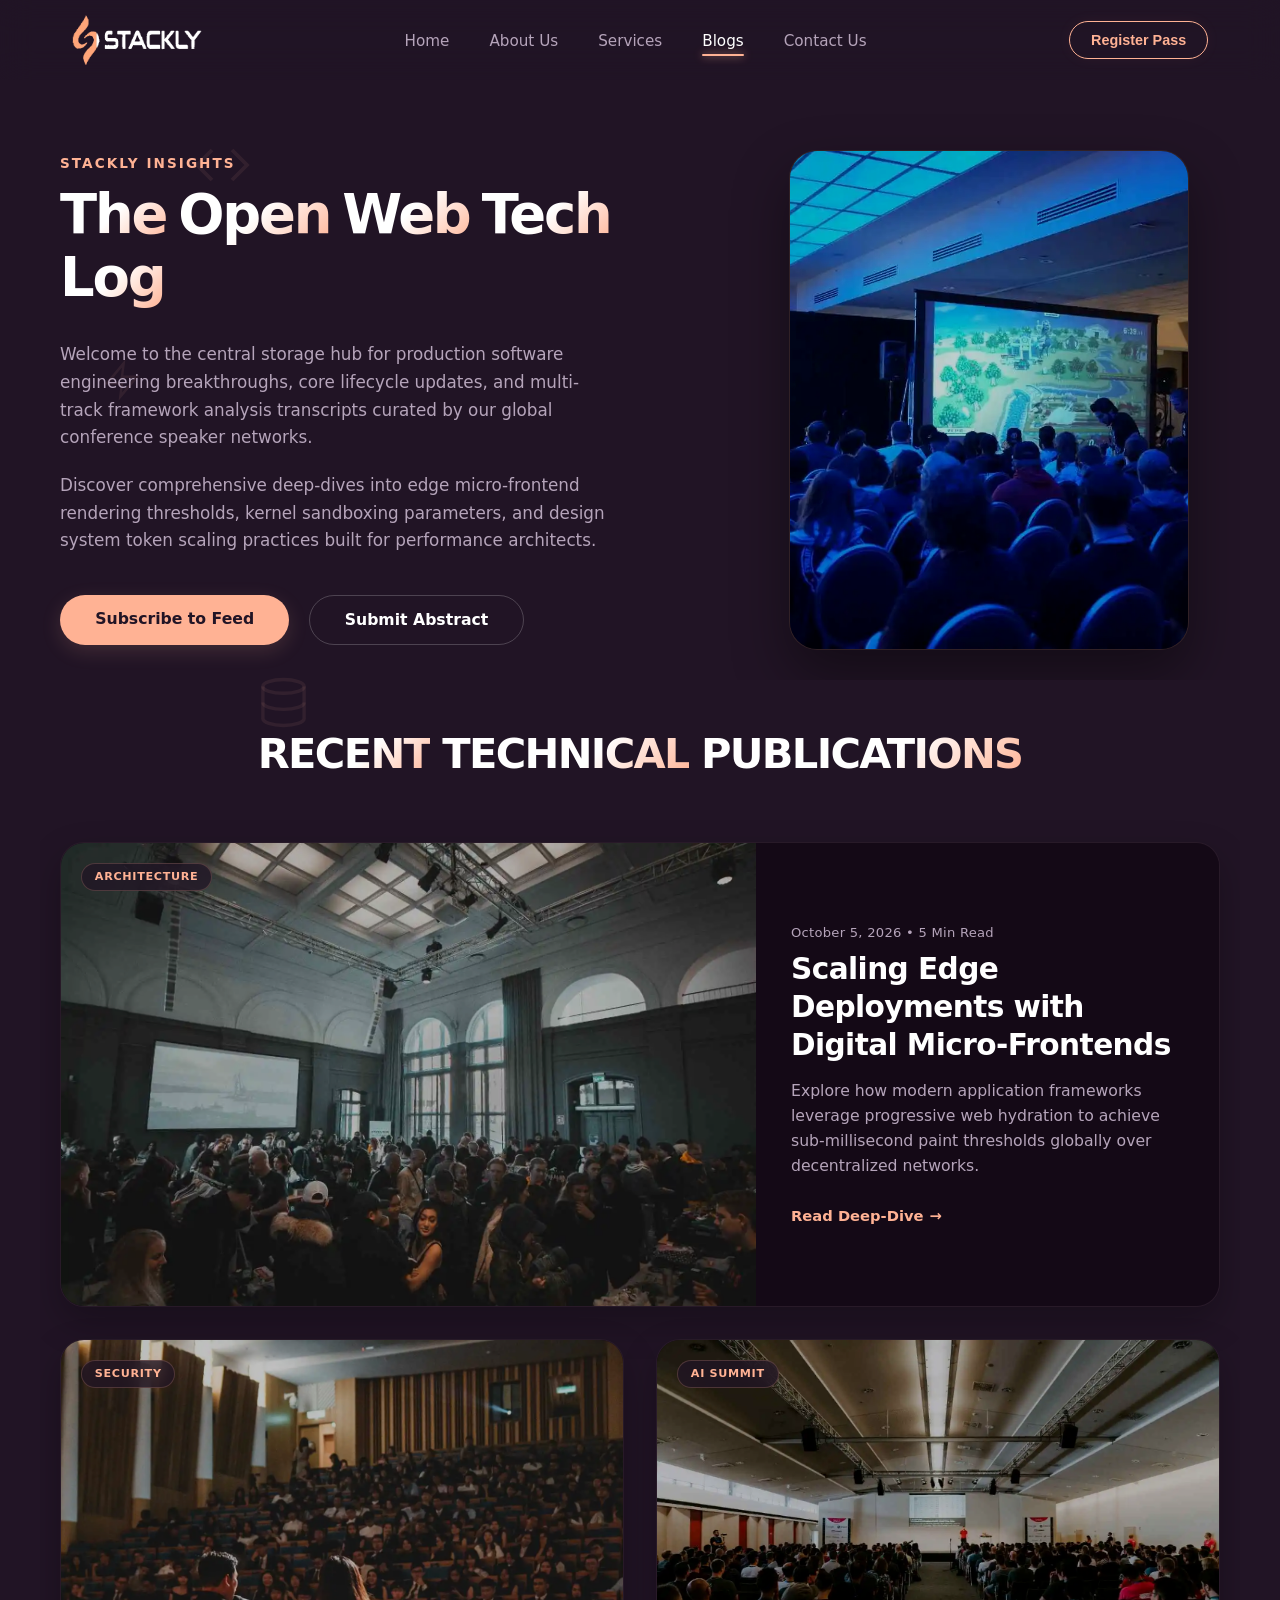
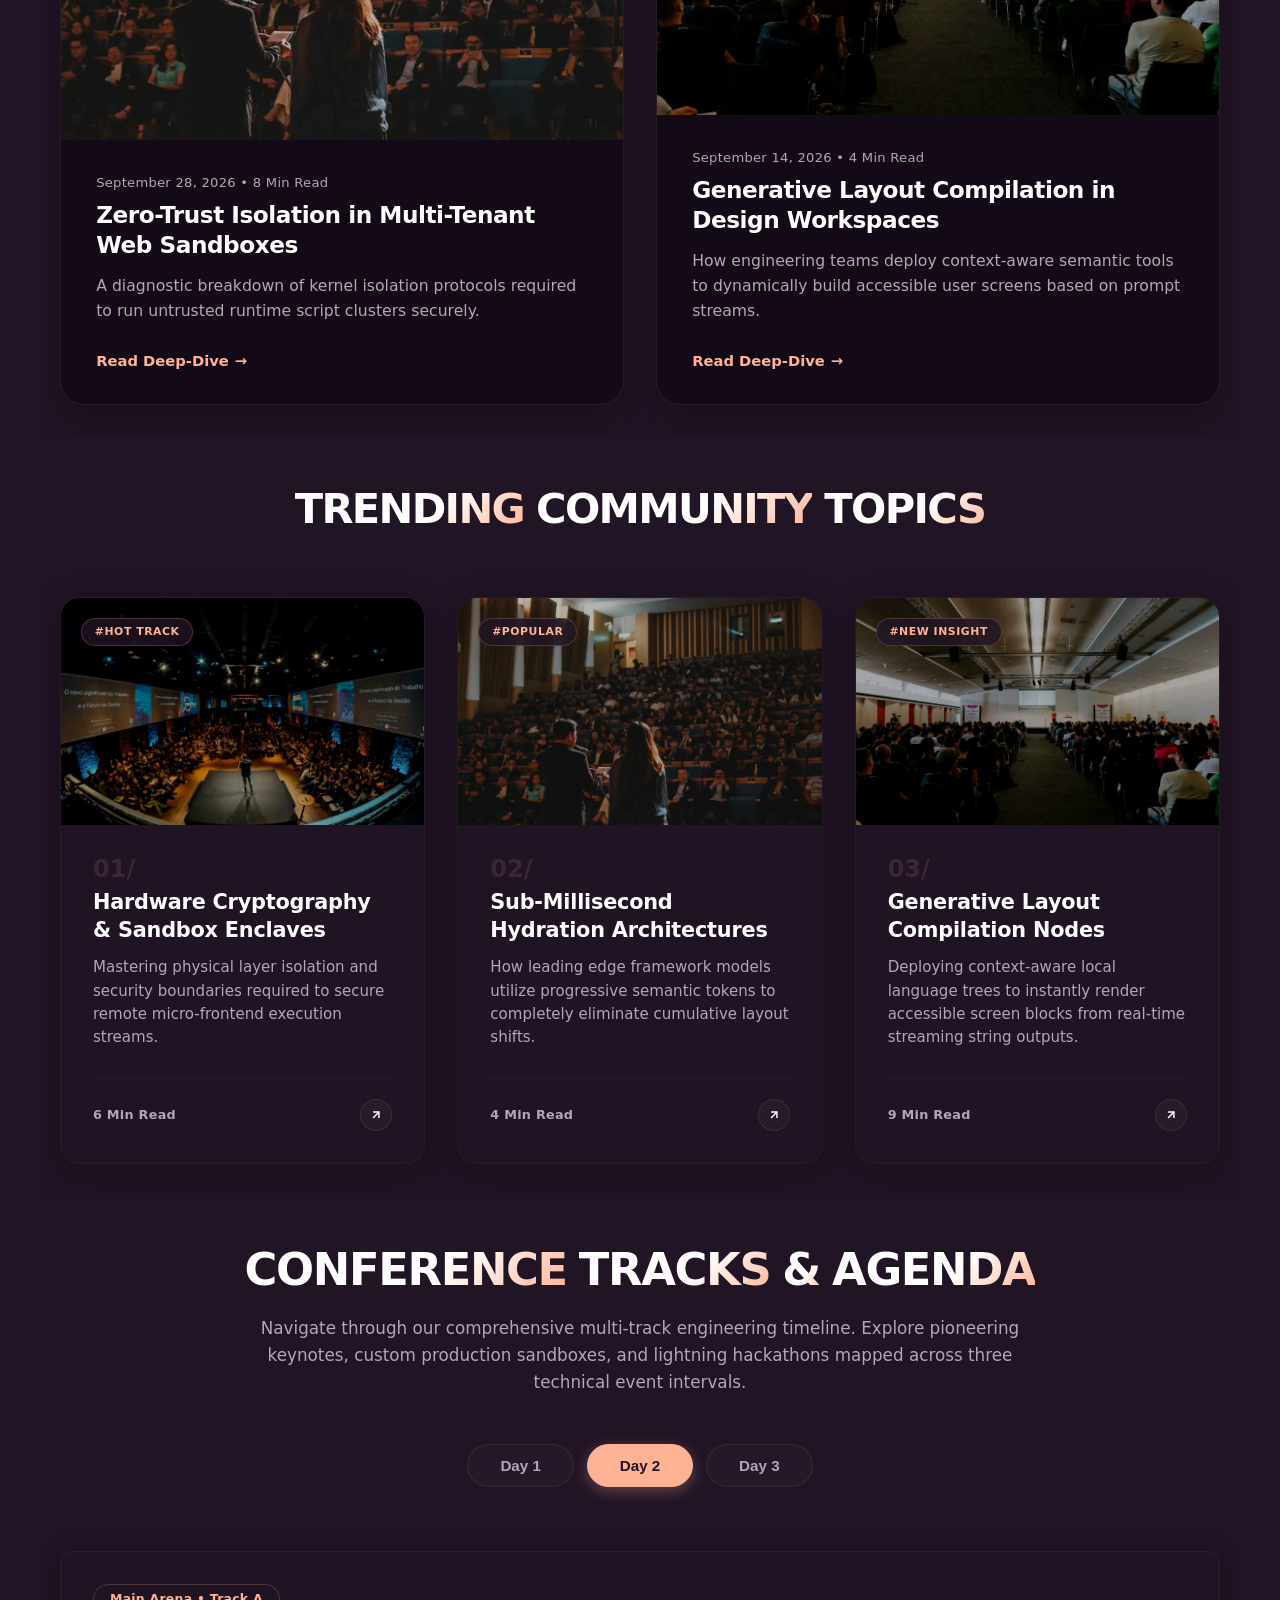
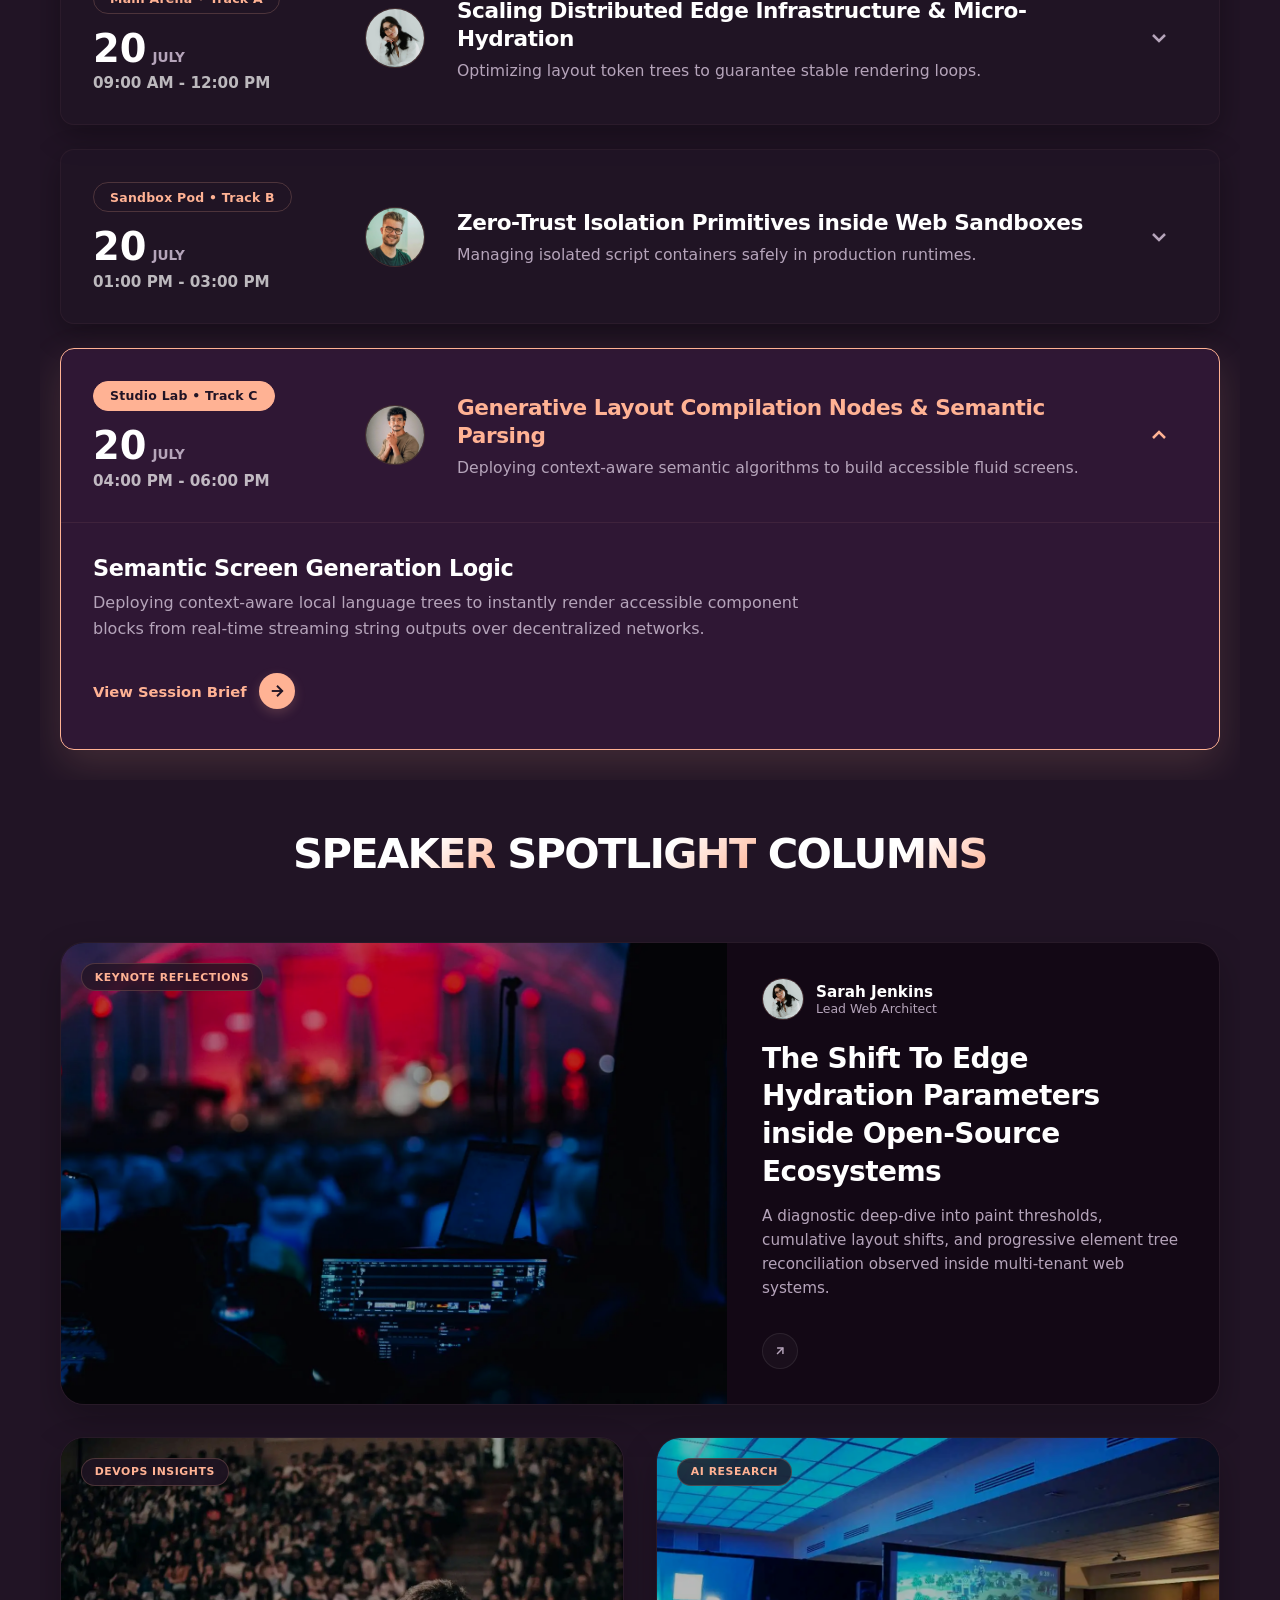
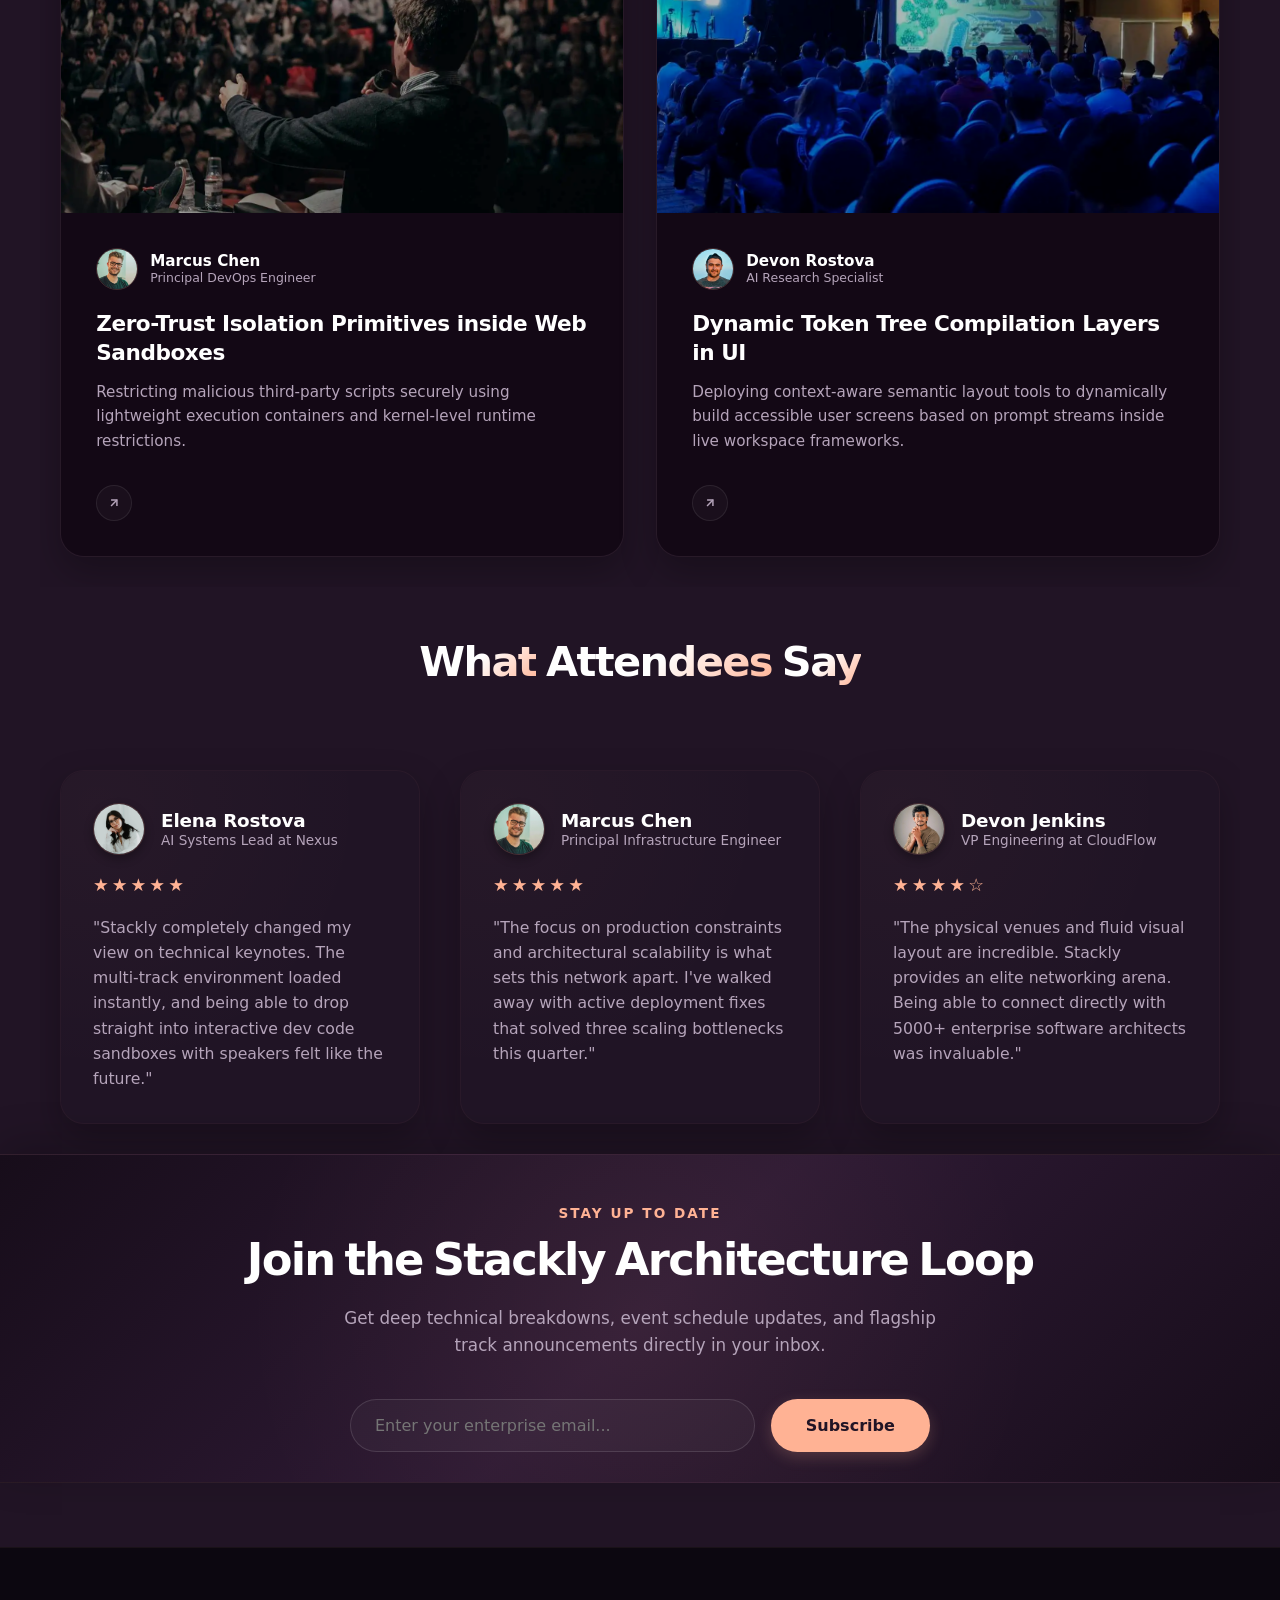
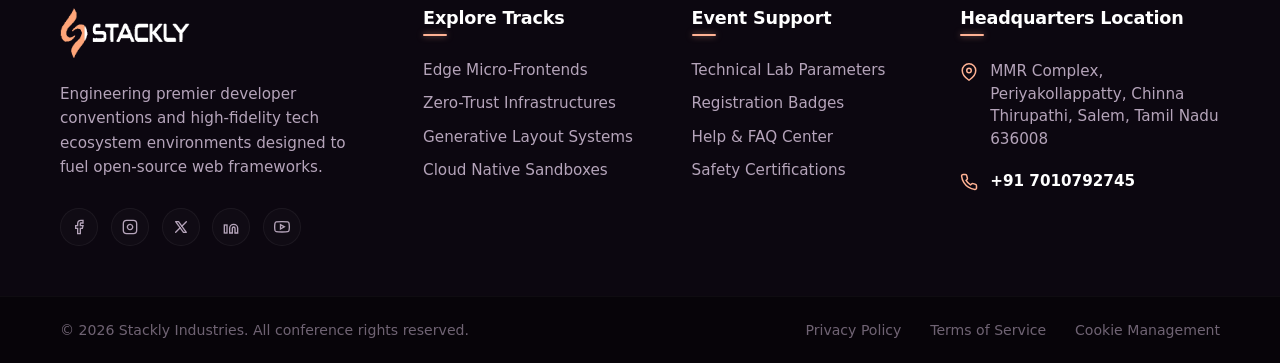
<file: blogs.html>
<!DOCTYPE html>
<html lang="en">
<head>
    <meta charset="UTF-8">
    <meta name="viewport" content="width=device-width, initial-scale=1.0">
    <title>Stackly - Event Experience</title>
    <link rel="stylesheet" href="style.css">
</head>
<body>
    <!-- Floating Vector Icons Background -->
    <div class="floating-icons-container">
        <svg class="float-icon icon-1" viewBox="0 0 24 24" fill="none" stroke="currentColor" stroke-width="1.5"><path d="M16 18l6-6-6-6M8 6l-6 6 6 6"/></svg>
        <svg class="float-icon icon-2" viewBox="0 0 24 24" fill="none" stroke="currentColor" stroke-width="1.5"><ellipse cx="12" cy="5" rx="9" ry="3"/><path d="M21 12c0 1.66-4 3-9 3s-9-1.34-9-3"/><path d="M3 5v14c0 1.66 4 3 9 3s9-1.34 9-3V5"/></svg>
        <svg class="float-icon icon-3" viewBox="0 0 24 24" fill="none" stroke="currentColor" stroke-width="1.5"><path d="M12 2L2 7l10 5 10-5-10-5zM2 17l10 5 10-5M2 12l10 5 10-5"/></svg>
        <svg class="float-icon icon-4" viewBox="0 0 24 24" fill="none" stroke="currentColor" stroke-width="1.5"><rect x="2" y="2" width="20" height="8" rx="2" ry="2"/><rect x="2" y="14" width="20" height="8" rx="2" ry="2"/><line x1="6" y1="6" x2="6.01" y2="6"/><line x1="6" y1="18" x2="6.01" y2="18"/></svg>
        <svg class="float-icon icon-5" viewBox="0 0 24 24" fill="none" stroke="currentColor" stroke-width="1.5"><path d="M13 2L3 14h9l-1 8 10-12h-9l1-8z"/></svg>
    </div>

    <!-- Preloader Overlay View -->
    <div class="preloader-overlay" id="preloaderOverlay">
        <div class="loader-content">
            <div class="brand-wrapper">
                <div class="brand-logo-loader">
                    <svg viewBox="0 0 24 24" fill="none" stroke="#FFB294" stroke-width="2.5"><path d="M12 2L2 7l10 5 10-5-10-5zM2 17l10 5 10-5M2 12l10 5 10-5"/></svg>
                </div>
                <h1 class="brand-name-loader">Stackly</h1>
            </div>
            <p class="loading-status">Preparing the conference experience...</p>
            <div class="progress-bar-container">
                <div class="progress-bar-fill" id="progressFill"></div>
            </div>
            <div class="percentage" id="percentageText">0%</div>
        </div>
    </div>

    <!-- Main Workspace (Hidden Initially, Revealed Post-Load) -->
    <div class="app-workspace" id="appWorkspace">
        <!-- Floating Transparent Header -->
        <header class="main-header">
            <div class="header-inner">
                <!-- Brand Logo (Img tag references the page loop) -->
                <a href="#" class="logo-link" onclick="window.location.reload(); return false;">
                    <img src="./assests/event and conference logo.webp" alt="Stackly Logo" class="brand-img">
                 
                </a>

                <!-- Responsive Navigation Drawer -->
                <nav class="nav-menu-container" id="navMenuContainer">
                    <ul class="nav-list">
                        <li><a href="index.html" class="nav-item ">Home</a></li>
                        <li><a href="about.html" class="nav-item ">About Us</a></li>
                        <li><a href="services.html" class="nav-item ">Services</a></li>
                        <li><a href="blogs.html" class="nav-item active">Blogs</a></li>
                        <li><a href="contact.html" class="nav-item">Contact Us</a></li>
                    </ul>
                </nav>

                <!-- Auth Action Workspace -->
                <div class="auth-wrapper">
                   <a href="login.html" class="auth-navigation-link">
    <button class="auth-btn">Register Pass</button>
</a>
                    <!-- Mobile Hamburger Menu Button -->
                    <button class="hamburger-toggle" id="hamburgerToggle" aria-label="Toggle navigation Menu">
                        <span class="bar bar-top"></span>
                        <span class="bar bar-mid"></span>
                        <span class="bar bar-bot"></span>
                    </button>
                </div>
            </div>
        </header>

        
       
   
 <script>
document.addEventListener("DOMContentLoaded", () => {

    // =========================================================
    // 0. PRELOADER SCROLL LOCK
    // =========================================================
    // Prevent scrolling while the preloader is visible
    document.body.classList.add("preloader-active");


    // =========================================================
    // 1. DOM Elements Mapping
    // =========================================================
    const progressFill = document.getElementById("progressFill");
    const percentageText = document.getElementById("percentageText");
    const preloaderOverlay = document.getElementById("preloaderOverlay");
    const appWorkspace = document.getElementById("appWorkspace");


    // =========================================================
    // 2. Timeline Variables (2 Seconds)
    // =========================================================
    const duration = 2000;
    const intervalTime = 20;
    const totalSteps = duration / intervalTime;
    let currentStep = 0;


    // =========================================================
    // 3. Preloader Progress Loop Execution
    // =========================================================
    const loadingInterval = setInterval(() => {

        currentStep++;

        const progress = Math.min(
            (currentStep / totalSteps) * 100,
            100
        );


        // Update progress bar
        if (progressFill) {
            progressFill.style.width = `${progress}%`;
        }


        // Update percentage
        if (percentageText) {
            percentageText.textContent = `${Math.floor(progress)}%`;
        }


        // =====================================================
        // Loading Complete
        // =====================================================
        if (currentStep >= totalSteps) {

            clearInterval(loadingInterval);


            // Small delay before starting exit animation
            setTimeout(() => {

                // Fade and slightly scale the preloader
                if (preloaderOverlay) {

                    preloaderOverlay.style.opacity = "0";
                    preloaderOverlay.style.transform = "scale(1.03)";
                }


                // Wait for fade animation to complete
                setTimeout(() => {

                    // Remove preloader from display
                    if (preloaderOverlay) {
                        preloaderOverlay.style.display = "none";
                    }


                    // =================================================
                    // ENABLE PAGE SCROLLING
                    // =================================================
                    document.body.classList.remove("preloader-active");
                    document.body.classList.add("preloader-finished");


                    // =================================================
                    // REVEAL MAIN WORKSPACE
                    // =================================================
                    if (appWorkspace) {

                        appWorkspace.style.opacity = "1";

                        // Trigger feature card reveal animation
                        initializeHeroFeatures();
                    }

                }, 500);

            }, 150);
        }

    }, intervalTime);


    // =========================================================
    // 4. Staggered Feature Entry Sequence
    // =========================================================
    function initializeHeroFeatures() {

        const cards = document.querySelectorAll(".feature-card");


        cards.forEach((card, index) => {

            setTimeout(() => {

                card.classList.add("reveal");

            }, (index + 1) * 200);

        });
    }


    // =========================================================
    // 5. Navigation Menu Active & Mobile Toggle Logic
    // =========================================================
    const navItems = document.querySelectorAll(".nav-item");
    const hamburgerToggle = document.getElementById("hamburgerToggle");
    const navMenuContainer = document.getElementById("navMenuContainer");


    // =========================================================
    // Navigation Item Click
    // =========================================================
    navItems.forEach(item => {

        item.addEventListener("click", (e) => {

            // Remove active state from current item
            document
                .querySelector(".nav-item.active")
                ?.classList.remove("active");


            // Add active state to clicked item
            e.currentTarget.classList.add("active");


            // Close mobile navigation
          if (hamburgerToggle && navMenuContainer) {

    hamburgerToggle.classList.remove("open");
    navMenuContainer.classList.remove("open");
    document.body.classList.remove("mobile-menu-open");

}

        });

    });


    // =========================================================
    // 6. Mobile Hamburger Toggle
    // =========================================================
 if (hamburgerToggle && navMenuContainer) {

    hamburgerToggle.addEventListener("click", () => {

        const isOpening = !navMenuContainer.classList.contains("open");

        hamburgerToggle.classList.toggle("open", isOpening);
        navMenuContainer.classList.toggle("open", isOpening);

        /* Blur background + lock scrolling */
        document.body.classList.toggle(
            "mobile-menu-open",
            isOpening
        );

    });

}

});
    </script>


<section class="blog-hero-section">
    <div class="blog-hero-container">
        
        <!-- Left Column: Context Summaries & Staggered Scroll Entrances -->
        <div class="blog-hero-content">
            <span class="blog-hero-badge">STACKLY INSIGHTS</span>
            
            <!-- Title Words Appear Word-by-Word on Scroll -->
            <h1 class="blog-hero-title" id="blogHeroTitle">The Open Web Tech Log</h1>
            
            <!-- Paragraph Elements Slide In From Left/Right Sides with Text-Glow Hover -->
            <div class="blog-hero-paragraphs">
                <p class="blog-hero-para slide-from-left">
                    Welcome to the central storage hub for production software engineering breakthroughs, core lifecycle updates, and multi-track framework analysis transcripts curated by our global conference speaker networks.
                </p>
                <p class="blog-hero-para slide-from-right">
                    Discover comprehensive deep-dives into edge micro-frontend rendering thresholds, kernel sandboxing parameters, and design system token scaling practices built for performance architects.
                </p>
            </div>

            <!-- CTA Actions Rise up from Bottom with 404 Interceptors -->
            <div class="blog-hero-cta" id="blogHeroCta">
                <a href="404.html" class="blog-hero-btn btn-peach-filled">Subscribe to Feed</a>
                <a href="404.html" class="blog-hero-btn btn-trans-outlined">Submit Abstract</a>
            </div>
        </div>

        <!-- Right Column: Creative Floating Frame Framework Showcase -->
        <div class="blog-hero-visual" id="blogVisualFrame">
            <div class="blog-hero-glow-blob"></div>
            <div class="blog-image-frame-box">
                <img src="./assests/conference 4.webp" alt="Engineers analyzing network codebase logs and data infrastructure metrics">
            </div>
        </div>

    </div>
</section>

<style>
    /* Base Layout Section Settings */
.blog-hero-section {
    width: 100%;
    max-width: 1200px;
    margin: 0 auto;
    padding: 150px 20px 30px 20px; /* Strict 50px Top, 30px Bottom, 20px Side Padding Constraints */
    background: transparent;
    font-family: 'Inter', system-ui, -apple-system, sans-serif;
    overflow: hidden;
    color: #ffffff;
}

.blog-hero-container {
    display: grid;
    grid-template-columns: 1.15fr 0.85fr;
    gap: 4.5rem;
    align-items: center;
    width: 100%;
}

/* Left Content Column Configuration */
.blog-hero-content {
    display: flex;
    flex-direction: column;
    align-items: flex-start;
}

.blog-hero-badge {
    font-size: 0.85rem;
    font-weight: 700;
    color: #ffb294; /* Signature Vivid Peach Accent */
    letter-spacing: 0.15em;
    margin-bottom: 0.8rem;
}

/* Word-by-Word Header Reveal Structure */
.blog-hero-title {
    font-size: 3.4rem;
    font-weight: 800;
    line-height: 1.15;
    letter-spacing: -0.04em;
    color: #ffffff;
    margin-bottom: 2rem;
    display: flex;
    flex-wrap: wrap;
    gap: 0 12px;
    overflow: hidden;
}

.blog-hero-title span {
    display: inline-block;
    opacity: 0;
    transform: translateY(100%);
    background: linear-gradient(135deg, #ffffff 50%, #ffb294 100%);
    -webkit-background-clip: text;
    -webkit-text-fill-color: transparent;
    transition: opacity 0.5s cubic-bezier(0.16, 1, 0.3, 1), transform 0.5s cubic-bezier(0.16, 1, 0.3, 1);
}

.blog-hero-title span.reveal {
    opacity: 1;
    transform: translateY(0);
}

/* Side Sliding Paragraph Layout Formats */
.blog-hero-paragraphs {
    display: flex;
    flex-direction: column;
    gap: 1.25rem;
    width: 100%;
    margin-bottom: 2.5rem;
}

.blog-hero-para {
    font-size: 1.05rem;
    line-height: 1.65;
    color: #b5a4ba;
    max-width: 560px;
    cursor: default;
    opacity: 0;
    transition: opacity 0.8s cubic-bezier(0.16, 1, 0.3, 1), transform 0.8s cubic-bezier(0.16, 1, 0.3, 1), color 0.3s ease, text-shadow 0.3s ease;
}

/* Initial Directional Vectors for Text Rows */
.blog-hero-para.slide-from-left { transform: translateX(-60px); }
.blog-hero-para.slide-from-right { transform: translateX(60px); }

.blog-hero-para.animate-in {
    opacity: 1;
    transform: translateX(0);
}

/* Interactive Text Glow Hover Effect to Paragraphs */
.blog-hero-para:hover {
    color: #ffffff;
    text-shadow: 0 0 12px rgba(255, 255, 255, 0.25);
}

/* Bottom Rising Action CTA Button Groups */
.blog-hero-cta {
    display: flex;
    gap: 1.2rem;
    opacity: 0;
    transform: translateY(30px);
    transition: opacity 0.7s cubic-bezier(0.16, 1, 0.3, 1), transform 0.7s cubic-bezier(0.16, 1, 0.3, 1);
}

.blog-hero-cta.animate-in {
    opacity: 1;
    transform: translateY(0);
}

.blog-hero-btn {
    text-decoration: none;
    padding: 0.9rem 2.2rem;
    font-size: 0.98rem;
    font-weight: 700;
    border-radius: 30px;
    transition: all 0.3s cubic-bezier(0.16, 1, 0.3, 1);
}

.btn-peach-filled {
    background: #ffb294;
    color: #211425;
    box-shadow: 0 6px 20px rgba(255, 178, 148, 0.15);
}

.btn-peach-filled:hover {
    background: #ffffff;
    box-shadow: 0 8px 25px rgba(255, 255, 255, 0.35);
    transform: translateY(-2px);
}

.btn-trans-outlined {
    background: transparent;
    color: #ffffff;
    border: 1.5px solid rgba(255, 255, 255, 0.2);
}

.btn-trans-outlined:hover {
    border-color: #ffb294;
    color: #ffb294;
    box-shadow: 0 0 15px rgba(255, 178, 148, 0.2);
    transform: translateY(-2px);
}

/* Right Column: Visual Frame Showcase Geometry Layout */
.blog-hero-visual {
    position: relative;
    width: 100%;
    display: flex;
    justify-content: center;
    align-items: center;
    opacity: 0;
    transform: scale(0.95);
    transition: opacity 1s ease-out, transform 1s cubic-bezier(0.16, 1, 0.3, 1);
}

.blog-hero-visual.animate-in {
    opacity: 1;
    transform: scale(1);
}

.blog-hero-glow-blob {
    position: absolute;
    width: 320px;
    height: 320px;
    background: radial-gradient(circle, rgba(255, 178, 148, 0.08) 0%, rgba(33, 20, 37, 0) 70%);
    z-index: 1;
    pointer-events: none;
}

.blog-image-frame-box {
    position: relative;
    width: 100%;
    max-width: 400px;
    aspect-ratio: 4 / 5;
    border-radius: 28px;
    overflow: hidden;
    z-index: 2;
    border: 1.5px solid rgba(255, 178, 148, 0.12);
    box-shadow: 0 25px 55px rgba(0, 0, 0, 0.4);
    background: #150d17;
    transition: transform 0.4s cubic-bezier(0.16, 1, 0.3, 1), border-color 0.4s ease, box-shadow 0.4s ease;
}

.blog-image-frame-box img {
    width: 100%;
    height: 100%;
    object-fit: cover;
    display: block;
    filter: brightness(0.8) contrast(1.02);
    transition: transform 0.6s cubic-bezier(0.16, 1, 0.3, 1);
}

/* Frame Hover Actions & Glowing Overlay Filters */
.blog-image-frame-box:hover {
    transform: translateY(-4px);
    border-color: #ffb294;
    box-shadow: 0 0 35px rgba(255, 178, 148, 0.3);
}

.blog-image-frame-box:hover img {
    transform: scale(1.03);
}

/* Comprehensive Responsive Systems Grid (Strict 20px Side Padding) */
@media (max-width: 992px) {
    .blog-hero-container {
        grid-template-columns: 1fr;
        gap: 4rem;
        text-align: center;
    }
    .blog-hero-content { align-items: center; }
    .blog-hero-title { justify-content: center; font-size: 2.8rem; }
    .blog-hero-para { margin: 0 auto; }
    .blog-hero-cta { justify-content: center; }
    .blog-image-frame-box { max-width: 340px; aspect-ratio: 1 / 1; border-radius: 24px; } /* Adapts to a square frame on tablet viewports */
}

@media (max-width: 576px) {
    .blog-hero-section { padding: 130px 20px 20px 20px; }
    .blog-hero-title { font-size: 2.1rem; gap: 0 8px; }
    .blog-image-frame-box { max-width: 280px; }
    .blog-hero-cta { width: 100%; flex-direction: column; gap: 0.8rem; }
    .blog-hero-btn { text-align: center; width: 100%; }
    /* Convert horizontal slides to standard vertical entry to handle tight viewports cleanly */
    .blog-hero-para.slide-from-left, 
    .blog-hero-para.slide-from-right { transform: translateY(30px); }
}

</style>

<script>
    document.addEventListener("DOMContentLoaded", () => {
    // 1. Text Parsing Engine: Segments headline string into discrete animatable word tokens
    const blogTitleBlock = document.getElementById("blogHeroTitle");
    if (blogTitleBlock) {
        const words = blogTitleBlock.textContent.split(" ");
        blogTitleBlock.textContent = ""; 
        
        words.forEach(word => {
            const span = document.createElement("span");
            span.textContent = word;
            blogTitleBlock.appendChild(span);
        });
    }

    // Capture component element instances
    const scrollContainerHost = document.querySelector(".content-body") || window;
    const splitWordsSpans = document.querySelectorAll(".blog-hero-title span");
    const narrativeParagraphs = document.querySelectorAll(".blog-hero-para");
    const actionsCtaBlock = document.getElementById("blogHeroCta");
    const visualSideBox = document.getElementById("blogVisualFrame");

    function executeBlogHeroScrollObserver() {
        const structuralTriggerPointLine = window.innerHeight * 0.92;

        // Word-by-word title expand reveal sequence trigger
        splitWordsSpans.forEach((span, index) => {
            const rect = span.getBoundingClientRect();
            if (rect.top < structuralTriggerPointLine) {
                setTimeout(() => {
                    span.classList.add("reveal");
                }, index * 95);
            }
        });

        // Parallel horizontal slide animation reveal triggers for paragraph blocks
        narrativeParagraphs.forEach((para, index) => {
            const rect = para.getBoundingClientRect();
            if (rect.top < structuralTriggerPointLine) {
                setTimeout(() => {
                    para.classList.add("animate-in");
                }, 150 * (index + 1));
            }
        });

        // Bottom vertical rise action buttons trigger reveal execution
        if (actionsCtaBlock) {
            const rect = actionsCtaBlock.getBoundingClientRect();
            if (rect.top < structuralTriggerPointLine || (document.body.scrollHeight <= window.innerHeight)) {
                setTimeout(() => {
                    actionsCtaBlock.classList.add("animate-in");
                }, 450);
            }
        }

        // Graphic showcase card reveal trigger pass
        if (visualSideBox) {
            const rect = visualSideBox.getBoundingClientRect();
            if (rect.top < structuralTriggerPointLine || (document.body.scrollHeight <= window.innerHeight)) {
                setTimeout(() => {
                    visualSideBox.classList.add("animate-in");
                }, 200);
            }
        }
    }

    // Bind scroll execution tracking loops across both container channels
    scrollContainerHost.addEventListener("scroll", executeBlogHeroScrollObserver);
    window.addEventListener("scroll", executeBlogHeroScrollObserver);
    
    // Safety check execution pass to force trigger checks on mount instantly
    setTimeout(executeBlogHeroScrollObserver, 400);
});

</script>

<section class="blog-grid-section">
    <!-- Sequential Scroll Triggered Header -->
    <h2 class="blog-grid-title" id="blogGridSectionTitle">Recent Technical Publications</h2>

    <!-- Asymmetric Creative Grid Matrix System -->
    <div class="blog-mosaic-container">
        
        <!-- Post Card 1: Widescreen Feature Card -->
        <div class="blog-mosaic-card featured-wide-card reveal-item">
            <div class="mosaic-img-holder">
                <img src="./assests/conference 2.webp" alt="Next-Gen Architecture Frameworks">
                <div class="mosaic-category-badge">ARCHITECTURE</div>
            </div>
            <div class="mosaic-content-panel">
                <div class="mosaic-meta-row">October 5, 2026 • 5 Min Read</div>
                <h3 class="mosaic-headline">Scaling Edge Deployments with Digital Micro-Frontends</h3>
                <p class="mosaic-excerpt">Explore how modern application frameworks leverage progressive web hydration to achieve sub-millisecond paint thresholds globally over decentralized networks.</p>
                <a href="404.html" class="mosaic-read-btn">Read Deep-Dive</a>
            </div>
        </div>

        <!-- Post Card 2: Glassmorphic Medium Card -->
        <div class="blog-mosaic-card standard-box-card reveal-item">
            <div class="mosaic-img-holder">
                <img src="./assests/conference 3.webp" alt="Cyber Security Protocols">
                <div class="mosaic-category-badge">SECURITY</div>
            </div>
            <div class="mosaic-content-panel">
                <div class="mosaic-meta-row">September 28, 2026 • 8 Min Read</div>
                <h3 class="mosaic-headline">Zero-Trust Isolation in Multi-Tenant Web Sandboxes</h3>
                <p class="mosaic-excerpt">A diagnostic breakdown of kernel isolation protocols required to run untrusted runtime script clusters securely.</p>
                <a href="404.html" class="mosaic-read-btn">Read Deep-Dive</a>
            </div>
        </div>

        <!-- Post Card 3: Glassmorphic Medium Card -->
        <div class="blog-mosaic-card standard-box-card reveal-item">
            <div class="mosaic-img-holder">
                <img src="./assests/conference 5.webp" alt="AI Workspace Collaboration">
                <div class="mosaic-category-badge">AI SUMMIT</div>
            </div>
            <div class="mosaic-content-panel">
                <div class="mosaic-meta-row">September 14, 2026 • 4 Min Read</div>
                <h3 class="mosaic-headline">Generative Layout Compilation in Design Workspaces</h3>
                <p class="mosaic-excerpt">How engineering teams deploy context-aware semantic tools to dynamically build accessible user screens based on prompt streams.</p>
                <a href="404.html" class="mosaic-read-btn">Read Deep-Dive</a>
            </div>
        </div>

    </div>
</section>

<style>
    /* Base Canvas Section Settings */
.blog-grid-section {
    width: 100%;
    max-width: 1200px;
    margin: 0 auto;
    padding: 50px 20px 30px 20px; /* Strict 50px Top, 30px Bottom, 20px Side Padding Constraints */
    background: transparent;
    font-family: 'Inter', system-ui, -apple-system, sans-serif;
    overflow: hidden;
    color: #ffffff;
}

/* Word-by-Word Header Reveal Formatting */
.blog-grid-title {
    font-size: 2.6rem;
    font-weight: 800;
    line-height: 1.15;
    letter-spacing: -0.04em;
    color: #ffffff;
    text-transform: uppercase;
    text-align: center;
    margin-bottom: 4rem;
    display: flex;
    flex-wrap: wrap;
    justify-content: center;
    gap: 0 12px;
}

.blog-grid-title span {
    display: inline-block;
    opacity: 0;
    transform: translateY(20px);
    background: linear-gradient(135deg, #ffffff 60%, #ffb294 100%);
    -webkit-background-clip: text;
    -webkit-text-fill-color: transparent;
    transition: opacity 0.5s cubic-bezier(0.16, 1, 0.3, 1), transform 0.5s cubic-bezier(0.16, 1, 0.3, 1);
}

.blog-grid-title span.reveal {
    opacity: 1;
    transform: translateY(0);
}

/* Asymmetric Creative Mosaic Layout Grid Mapping */
.blog-mosaic-container {
    display: grid;
    grid-template-columns: repeat(12, 1fr);
    gap: 2rem;
    width: 100%;
}

/* High-fidelity cell mapping bounds mimicking elite landing design flows */
.featured-wide-card { grid-column: span 12; display: grid !important; grid-template-columns: 1.2fr 0.8fr; }
.standard-box-card { grid-column: span 6; }

/* Structural Card Blueprint Definitions */
.blog-mosaic-card {
    background: rgba(33, 20, 37, 0.5); /* Deep translucent plum base */
    border: 1.5px solid rgba(255, 178, 148, 0.04); /* Soft Peach boundary border */
    border-radius: 24px;
    overflow: hidden;
    display: flex;
    flex-direction: column;
    box-shadow: 0 15px 35px rgba(0, 0, 0, 0.25);
    
    /* Scroll Trigger Initializations: Loaded sequentially one-by-one */
    opacity: 0;
    transform: translateY(35px);
    transition: opacity 0.5s ease, transform 0.6s cubic-bezier(0.16, 1, 0.3, 1), border-color 0.4s ease, box-shadow 0.4s ease, background 0.4s ease;
}

.blog-mosaic-card.animate-in {
    opacity: 1;
    transform: translateY(0);
}

/* Graphic Thumbnail Frame Configuration */
.mosaic-img-holder {
    position: relative;
    width: 100%;
    height: 100%;
    min-height: 220px;
    overflow: hidden;
    background: #150d18;
}

.featured-wide-card .mosaic-img-holder {
    min-height: 340px;
}

.mosaic-img-holder img {
    width: 100%;
    height: 100%;
    object-fit: cover;
    display: block;
    filter: brightness(0.75) contrast(1.02);
    transition: transform 0.6s cubic-bezier(0.16, 1, 0.3, 1), filter 0.4s ease;
}

/* Absolute Floating Category Badges */
.mosaic-category-badge {
    position: absolute;
    top: 1.25rem;
    left: 1.25rem;
    background: rgba(33, 20, 37, 0.75);
    backdrop-filter: blur(8px);
    -webkit-backdrop-filter: blur(8px);
    border: 1px solid rgba(255, 178, 148, 0.2);
    color: #ffb294; /* Peach Family Token */
    font-size: 0.7rem;
    font-weight: 700;
    padding: 0.4rem 0.8rem;
    border-radius: 30px;
    letter-spacing: 0.06em;
    z-index: 3;
}

/* Info Summary Panel Framework */
.mosaic-content-panel {
    padding: 2.2rem;
    display: flex;
    flex-direction: column;
    justify-content: center;
    background: #140916;
}

.mosaic-meta-row {
    font-size: 0.82rem;
    color: #b5a4ba;
    margin-bottom: 0.6rem;
    font-weight: 500;
    letter-spacing: 0.02em;
}

.mosaic-headline {
    font-size: 1.45rem;
    font-weight: 800;
    line-height: 1.3;
    color: #ffffff;
    margin-bottom: 0.8rem;
    letter-spacing: -0.02em;
    transition: color 0.3s ease;
}

.featured-wide-card .mosaic-headline {
    font-size: 1.85rem;
}

.mosaic-excerpt {
    font-size: 0.98rem;
    line-height: 1.6;
    color: #b5a4ba;
    margin-bottom: 1.8rem;
    transition: color 0.3s ease;
}

/* Action Link Buttons */
.mosaic-read-btn {
    text-decoration: none;
    align-self: flex-start;
    color: #ffb294;
    font-size: 0.92rem;
    font-weight: 700;
    display: inline-flex;
    align-items: center;
    gap: 6px;
    transition: color 0.3s ease, transform 0.3s ease;
}

.mosaic-read-btn::after {
    content: '→';
    display: inline-block;
    transition: transform 0.3s ease;
}

/* Card Hover Actions & Vivid Peach Glowing Overlays requested */
.blog-mosaic-card:hover {
    border-color: #ffb294;
    background: rgba(49, 24, 54, 0.7);
    box-shadow: 0 0 35px rgba(255, 178, 148, 0.25);
    transform: translateY(-5px);
}

.blog-mosaic-card:hover .mosaic-img-holder img {
    transform: scale(1.03);
    filter: brightness(0.85) contrast(1.02);
}

.blog-mosaic-card:hover .mosaic-headline {
    color: #ffb294;
}

.blog-mosaic-card:hover .mosaic-excerpt {
    color: #ffffff;
}

.blog-mosaic-card:hover .mosaic-read-btn {
    color: #ffffff;
    transform: translateX(4px);
}

.blog-mosaic-card:hover .mosaic-read-btn::after {
    transform: translateX(3px);
}

/* Comprehensive Grid Scaling Breakpoints Matrix (Strict 20px Side Padding preserved) */
@media (max-width: 992px) {
    .featured-wide-card { grid-template-columns: 1fr; }
    .featured-wide-card .mosaic-img-holder { min-height: 260px; }
    .standard-box-card { grid-column: span 12; } /* Converts to vertical uniform stack row lines on tablets */
}

@media (max-width: 680px) {
    .blog-grid-section { padding: 40px 20px 20px 20px; }
    .blog-mosaic-container { display: flex; flex-direction: column; gap: 1.5rem; }
    .blog-grid-title { font-size: 2rem; margin-bottom: 2.5rem; }
    .mosaic-content-panel { padding: 1.5rem; }
    .mosaic-headline { font-size: 1.25rem; }
    .featured-wide-card .mosaic-headline { font-size: 1.45rem; }
    .mosaic-excerpt { font-size: 0.92rem; margin-bottom: 1.25rem; }
}

</style>

<script>
    document.addEventListener("DOMContentLoaded", () => {
    // 1. Text Parsing Engine: Split header string array into individual animatable words on scroll
    const titleElement = document.getElementById("blogGridSectionTitle");
    if (titleElement) {
        const words = titleElement.textContent.split(" ");
        titleElement.textContent = ""; 
        
        words.forEach(word => {
            const span = document.createElement("span");
            span.textContent = word;
            titleElement.appendChild(span);
        });
    }

    // Capture localized page scrolling frame layouts
    const scrollContainerHost = document.querySelector(".content-body") || window;
    const splitTitleWords = document.querySelectorAll(".blog-grid-title span");
    const newsCardsList = document.querySelectorAll(".blog-mosaic-card");

    function executeBlogGridScrollObserver() {
        const triggerBoundsLine = window.innerHeight * 0.92;

        // Word-by-word title reveal sequence trigger
        splitTitleWords.forEach((span, index) => {
            const rect = span.getBoundingClientRect();
            if (rect.top < triggerBoundsLine) {
                setTimeout(() => {
                    span.classList.add("reveal");
                }, index * 95);
            }
        });

        // Mosaic article cards fade in one-by-one sequentially on scroll trigger
        newsCardsList.forEach((card, index) => {
            const rect = card.getBoundingClientRect();
            if (rect.top < triggerBoundsLine) {
                setTimeout(() => {
                    card.classList.add("animate-in");
                }, index * 140); // 140ms sequential stride gaps
            }
        });
    }

    // Attach tracking observers to scrolling layout channels
    scrollContainerHost.addEventListener("scroll", executeBlogGridScrollObserver);
    window.addEventListener("scroll", executeBlogGridScrollObserver);
    
    // Safety check verification pass to force trigger checks on mount instantly
    setTimeout(executeBlogGridScrollObserver, 400);
});

</script>

<section class="trending-topics-section">
    <!-- Word-by-Word Scroll Triggered Section Header -->
    <h2 class="trending-main-title" id="trendingTitle">Trending Community Topics</h2>

    <!-- Asymmetric Overlapping Grid Matrix System -->
    <div class="trending-mosaic-grid">
        
        <!-- Topic Card 1 -->
        <div class="trending-tile-card reveal-card-stagger">
            <div class="tile-image-frame">
                <img src="./assests/conference 1.webp" alt="Hardware Diagnostics Cryptography">
                <span class="tile-hot-pill">#HOT TRACK</span>
            </div>
            <div class="tile-details-panel">
                <div class="tile-count-index">01/</div>
                <h3 class="tile-headline">Hardware Cryptography & Sandbox Enclaves</h3>
                <p class="tile-abstract">Mastering physical layer isolation and security boundaries required to secure remote micro-frontend execution streams.</p>
                <div class="tile-footer-actions">
                    <span class="read-duration">6 Min Read</span>
                    <a href="404.html" class="tile-arrow-link" aria-label="Explore Topic">
                        <svg viewBox="0 0 24 24" fill="none" stroke="currentColor" stroke-width="2.5"><line x1="7" y1="17" x2="17" y2="7"/><polyline points="7 7 17 7 17 17"/></svg>
                    </a>
                </div>
            </div>
        </div>

        <!-- Topic Card 2 -->
        <div class="trending-tile-card reveal-card-stagger">
            <div class="tile-image-frame">
                <img src="./assests/conference 3.webp" alt="Sub-Millisecond Hydration Systems">
                <span class="tile-hot-pill">#POPULAR</span>
            </div>
            <div class="tile-details-panel">
                <div class="tile-count-index">02/</div>
                <h3 class="tile-headline">Sub-Millisecond Hydration Architectures</h3>
                <p class="tile-abstract">How leading edge framework models utilize progressive semantic tokens to completely eliminate cumulative layout shifts.</p>
                <div class="tile-footer-actions">
                    <span class="read-duration">4 Min Read</span>
                    <a href="404.html" class="tile-arrow-link" aria-label="Explore Topic">
                        <svg viewBox="0 0 24 24" fill="none" stroke="currentColor" stroke-width="2.5"><line x1="7" y1="17" x2="17" y2="7"/><polyline points="7 7 17 7 17 17"/></svg>
                    </a>
                </div>
            </div>
        </div>

        <!-- Topic Card 3 -->
        <div class="trending-tile-card reveal-card-stagger">
            <div class="tile-image-frame">
                <img src="./assests/conference 5.webp" alt="Generative Layout Compilation">
                <span class="tile-hot-pill">#NEW INSIGHT</span>
            </div>
            <div class="tile-details-panel">
                <div class="tile-count-index">03/</div>
                <h3 class="tile-headline">Generative Layout Compilation Nodes</h3>
                <p class="tile-abstract">Deploying context-aware local language trees to instantly render accessible screen blocks from real-time streaming string outputs.</p>
                <div class="tile-footer-actions">
                    <span class="read-duration">9 Min Read</span>
                    <a href="404.html" class="tile-arrow-link" aria-label="Explore Topic">
                        <svg viewBox="0 0 24 24" fill="none" stroke="currentColor" stroke-width="2.5"><line x1="7" y1="17" x2="17" y2="7"/><polyline points="7 7 17 7 17 17"/></svg>
                    </a>
                </div>
            </div>
        </div>

    </div>
</section>

<style>
    /* Base Canvas Section Settings */
.trending-topics-section {
    width: 100%;
    max-width: 1200px;
    margin: 0 auto;
    padding: 50px 20px 30px 20px; /* Strict 50px Top, 30px Bottom, and 20px Side Padding Constraints */
    background: transparent;
    font-family: 'Inter', system-ui, -apple-system, sans-serif;
    overflow: hidden;
    color: #ffffff;
}

/* Word-by-Word Header Reveal Formatting */
.trending-main-title {
    font-size: 2.6rem;
    font-weight: 800;
    line-height: 1.15;
    letter-spacing: -0.04em;
    color: #ffffff;
    text-transform: uppercase;
    text-align: center;
    margin-bottom: 4rem;
    display: flex;
    flex-wrap: wrap;
    justify-content: center;
    gap: 0 12px;
}

.trending-main-title span {
    display: inline-block;
    opacity: 0;
    transform: translateY(20px);
    background: linear-gradient(135deg, #ffffff 60%, #ffb294 100%);
    -webkit-background-clip: text;
    -webkit-text-fill-color: transparent;
    transition: opacity 0.5s cubic-bezier(0.16, 1, 0.3, 1), transform 0.5s cubic-bezier(0.16, 1, 0.3, 1);
}

.trending-main-title span.reveal {
    opacity: 1;
    transform: translateY(0);
}

/* Asymmetric Grid Matrix Layout System */
.trending-mosaic-grid {
    display: grid;
    grid-template-columns: repeat(3, 1fr);
    gap: 2rem;
    width: 100%;
}

/* Structural Card Blueprint Definitions */
.trending-tile-card {
    position: relative;
    background: rgba(33, 20, 37, 0.5); /* Translucent Deep Plum backdrop variable */
    border: 1.5px solid rgba(255, 178, 148, 0.04);
    border-radius: 20px;
    overflow: hidden;
    display: flex;
    flex-direction: column;
    box-shadow: 0 12px 35px rgba(0, 0, 0, 0.25);
    
    /* Scroll Trigger Initializations: Loaded sequentially one-by-one */
    opacity: 0;
    transform: translateY(40px);
    transition: opacity 0.5s ease, transform 0.6s cubic-bezier(0.16, 1, 0.3, 1), border-color 0.4s ease, box-shadow 0.4s ease, background 0.4s ease;
}

.trending-tile-card.animate-in {
    opacity: 1;
    transform: translateY(0);
}

/* Graphic Thumbnail Frame Configuration */
.tile-image-frame {
    position: relative;
    width: 100%;
    aspect-ratio: 16 / 10;
    overflow: hidden;
    background: #140916;
}

.tile-image-frame img {
    width: 100%;
    height: 100%;
    object-fit: cover;
    display: block;
    filter: brightness(0.7) contrast(1.05);
    transition: transform 0.6s cubic-bezier(0.16, 1, 0.3, 1), filter 0.4s ease;
}

/* Floating Overlay Category Badges */
.tile-hot-pill {
    position: absolute;
    top: 1.25rem;
    left: 1.25rem;
    background: rgba(33, 20, 37, 0.8);
    backdrop-filter: blur(8px);
    -webkit-backdrop-filter: blur(8px);
    border: 1px solid rgba(255, 178, 148, 0.2);
    color: #ffb294; /* Peach Family Token */
    font-size: 0.68rem;
    font-weight: 700;
    padding: 0.4rem 0.8rem;
    border-radius: 30px;
    letter-spacing: 0.05em;
    z-index: 3;
}

/* Info Summary Panel Framework */
.tile-details-panel {
    padding: 2rem;
    display: flex;
    flex-direction: column;
    flex: 1;
    position: relative;
}

.tile-count-index {
    font-size: 1.5rem;
    font-weight: 800;
    color: rgba(255, 178, 148, 0.12); /* Subtle structural numbers overlay context */
    line-height: 1;
    margin-bottom: 0.4rem;
    transition: color 0.3s ease;
}

.tile-headline {
    font-size: 1.3rem;
    font-weight: 700;
    line-height: 1.35;
    color: #ffffff;
    margin-bottom: 0.8rem;
    letter-spacing: -0.01em;
    transition: color 0.3s ease;
}

.tile-abstract {
    font-size: 0.94rem;
    line-height: 1.55;
    color: #b5a4ba;
    margin-bottom: 1.8rem;
    flex: 1;
    transition: color 0.3s ease;
}

/* Dynamic Footer Row Settings */
.tile-footer-actions {
    display: flex;
    justify-content: space-between;
    align-items: center;
    width: 100%;
    border-top: 1px solid rgba(255, 255, 255, 0.04);
    padding-top: 1.2rem;
}

.read-duration {
    font-size: 0.8rem;
    color: #b5a4ba;
    font-weight: 600;
    letter-spacing: 0.02em;
}

/* Angular Vector Action Arrow Triggers */
.tile-arrow-link {
    width: 32px;
    height: 32px;
    border-radius: 50%;
    background: rgba(255, 255, 255, 0.03);
    border: 1px solid rgba(255, 255, 255, 0.08);
    color: #ffffff;
    display: flex;
    align-items: center;
    justify-content: center;
    text-decoration: none;
    transition: all 0.3s cubic-bezier(0.16, 1, 0.3, 1);
}

.tile-arrow-link svg {
    width: 14px;
    height: 14px;
    transition: transform 0.3s ease;
}

/* Card Hover Actions & High-Fidelity Theme Glow Overlays requested */
.trending-tile-card:hover {
    border-color: #ffb294;
    background: rgba(49, 24, 54, 0.7);
    box-shadow: 0 0 35px rgba(255, 178, 148, 0.25);
    transform: translateY(-5px);
}

.trending-tile-card:hover .tile-image-frame img {
    transform: scale(1.04);
    filter: brightness(0.85) contrast(1.05);
}

.trending-tile-card:hover .tile-count-index {
    color: rgba(255, 178, 148, 0.3);
}

.trending-tile-card:hover .tile-headline {
    color: #ffb294;
}

.trending-tile-card:hover .tile-abstract {
    color: #ffffff;
}

.trending-tile-card:hover .tile-arrow-link {
    background: #ffffff;
    color: #211425;
    box-shadow: 0 0 15px rgba(255, 255, 255, 0.4);
}

.trending-tile-card:hover .tile-arrow-link svg {
    transform: translate(1px, -1px);
}

/* Fluid Layout Responsive Adaptation Matrix Breakpoints (Strict 20px Side Padding) */
@media (max-width: 992px) {
    .trending-mosaic-grid {
        grid-template-columns: repeat(2, 1fr);
        gap: 1.5rem;
    }
}

@media (max-width: 680px) {
    .trending-topics-section { padding: 40px 20px 20px 20px; }
    .trending-mosaic-grid { display: flex; flex-direction: column; gap: 1.5rem; }
    .trending-main-title { font-size: 2rem; margin-bottom: 2.5rem; }
    .tile-details-panel { padding: 1.5rem; }
    .tile-headline { font-size: 1.2rem; }
    .tile-abstract { font-size: 0.9rem; margin-bottom: 1.25rem; }
}

</style>

<script>
    document.addEventListener("DOMContentLoaded", () => {
    // 1. Text Parsing Engine: Split header string array into individual animatable words on scroll
    const titleElement = document.getElementById("trendingTitle");
    if (titleElement) {
        const words = titleElement.textContent.split(" ");
        titleElement.textContent = ""; 
        
        words.forEach(word => {
            const span = document.createElement("span");
            span.textContent = word;
            titleElement.appendChild(span);
        });
    }

    // Capture localized page scrolling frame layouts
    const scrollContainerHost = document.querySelector(".content-body") || window;
    const splitTitleWords = document.querySelectorAll(".trending-main-title span");
    const mosaicCardsList = document.querySelectorAll(".trending-tile-card");

    function executeTrendingScrollObserver() {
        const triggerBoundsLine = window.innerHeight * 0.92;

        // Word-by-word title reveal sequence trigger
        splitTitleWords.forEach((span, index) => {
            const rect = span.getBoundingClientRect();
            if (rect.top < triggerBoundsLine) {
                setTimeout(() => {
                    span.classList.add("reveal");
                }, index * 95);
            }
        });

        // Mosaic article tiles fade in one-by-one sequentially on scroll trigger
        mosaicCardsList.forEach((card, index) => {
            const rect = card.getBoundingClientRect();
            if (rect.top < triggerBoundsLine) {
                setTimeout(() => {
                    card.classList.add("animate-in");
                }, index * 140); // 140ms sequential stride gaps
            }
        });
    }

    // Attach tracking observers to scrolling layout channels
    scrollContainerHost.addEventListener("scroll", executeTrendingScrollObserver);
    window.addEventListener("scroll", executeTrendingScrollObserver);
    
    // Safety check verification pass to force trigger checks on mount instantly
    setTimeout(executeTrendingScrollObserver, 400);
});

</script>

<section class="schedule-section">
    <!-- Word-by-Word Scroll Triggered Section Header -->
    <h2 class="schedule-main-title" id="scheduleTitle">Conference Tracks & Agenda</h2>
    <p class="schedule-intro-text">Navigate through our comprehensive multi-track engineering timeline. Explore pioneering keynotes, custom production sandboxes, and lightning hackathons mapped across three technical event intervals.</p>

    <!-- Multi-Day Tabs Toggle Console Blueprint -->
    <div class="day-toggle-console">
        <button class="day-tab-btn" data-target-day="day1">Day 1</button>
        <button class="day-tab-btn active" data-target-day="day2">Day 2</button>
        <button class="day-tab-btn" data-target-day="day3">Day 3</button>
    </div>

    <!-- Collapsible Timetable Grid Deck Matrix -->
    <div class="timetable-deck" id="timetableDeck">
        
        <!-- Slot Item 1 -->
        <div class="schedule-card-slot reveal-item" data-day="day2">
            <div class="slot-visible-trigger">
                <div class="slot-meta-left">
                    <span class="location-badge">Main Arena • Track A</span>
                    <div class="date-stamp-box">
                        <span class="date-num">20</span>
                        <span class="date-month">JULY</span>
                    </div>
                    <span class="time-duration-text">09:00 AM - 12:00 PM</span>
                </div>
                
                <div class="slot-speaker-avatar">
                    <img src="./assests/rose.webp" alt="Sarah Jenkins">
                </div>

                <div class="slot-title-summary">
                    <h3>Scaling Distributed Edge Infrastructure & Micro-Hydration</h3>
                    <p class="slot-excerpt">Optimizing layout token trees to guarantee stable rendering loops.</p>
                </div>
                <div class="slot-arrow-indicator">
                    <svg viewBox="0 0 24 24" fill="none" stroke="currentColor" stroke-width="2.5"><polyline points="6 9 12 15 18 9"/></svg>
                </div>
            </div>
            
            <!-- Hidden Collapsible Accordion Drawer -->
            <div class="slot-hidden-drawer">
                <div class="drawer-inner-content">
                    <h4>Advanced Micro-Hydration Frameworks</h4>
                    <p>This technical lab tracks down progressive web hydration benchmarks, component abstraction methods, and the deployment metrics needed to protect cumulative layout shifts over low-throughput framework runtimes.</p>
                    <a href="404.html" class="get-direction-btn">
                        <span>View Session Brief</span>
                        <div class="arrow-circle">
                            <svg viewBox="0 0 24 24" fill="none" stroke="currentColor" stroke-width="2.5"><line x1="5" y1="12" x2="19" y2="12"/><polyline points="12 5 19 12 12 19"/></svg>
                        </div>
                    </a>
                </div>
            </div>
        </div>

        <!-- Slot Item 2 -->
        <div class="schedule-card-slot reveal-item" data-day="day2">
            <div class="slot-visible-trigger">
                <div class="slot-meta-left">
                    <span class="location-badge">Sandbox Pod • Track B</span>
                    <div class="date-stamp-box">
                        <span class="date-num">20</span>
                        <span class="date-month">JULY</span>
                    </div>
                    <span class="time-duration-text">01:00 PM - 03:00 PM</span>
                </div>
                
                <div class="slot-speaker-avatar">
                    <img src="./assests/aris.webp" alt="Marcus Chen">
                </div>

                <div class="slot-title-summary">
                    <h3>Zero-Trust Isolation Primitives inside Web Sandboxes</h3>
                    <p class="slot-excerpt">Managing isolated script containers safely in production runtimes.</p>
                </div>
                <div class="slot-arrow-indicator">
                    <svg viewBox="0 0 24 24" fill="none" stroke="currentColor" stroke-width="2.5"><polyline points="6 9 12 15 18 9"/></svg>
                </div>
            </div>
            
            <div class="slot-hidden-drawer">
                <div class="drawer-inner-content">
                    <h4>Zero-Trust Script Segregation</h4>
                    <p>A diagnostic breakdown of multi-tenant security layers required to neutralize unverified third-party scripts. Master runtime compilation filters and token tree monitoring stacks.</p>
                    <a href="404.html" class="get-direction-btn">
                        <span>View Session Brief</span>
                        <div class="arrow-circle">
                            <svg viewBox="0 0 24 24" fill="none" stroke="currentColor" stroke-width="2.5"><line x1="5" y1="12" x2="19" y2="12"/><polyline points="12 5 19 12 12 19"/></svg>
                        </div>
                    </a>
                </div>
            </div>
        </div>

        <!-- Slot Item 3: Active Expanded Showcase Row State -->
        <div class="schedule-card-slot active reveal-item" data-day="day2">
            <div class="slot-visible-trigger">
                <div class="slot-meta-left">
                    <span class="location-badge">Studio Lab • Track C</span>
                    <div class="date-stamp-box">
                        <span class="date-num">20</span>
                        <span class="date-month">JULY</span>
                    </div>
                    <span class="time-duration-text">04:00 PM - 06:00 PM</span>
                </div>
                
                <div class="slot-speaker-avatar">
                    <img src="./assests/arjun.webp" alt="Elena Rostova">
                </div>

                <div class="slot-title-summary">
                    <h3>Generative Layout Compilation Nodes & Semantic Parsing</h3>
                    <p class="slot-excerpt">Deploying context-aware semantic algorithms to build accessible fluid screens.</p>
                </div>
                <div class="slot-arrow-indicator">
                    <svg viewBox="0 0 24 24" fill="none" stroke="currentColor" stroke-width="2.5"><polyline points="6 9 12 15 18 9"/></svg>
                </div>
            </div>
            
            <div class="slot-hidden-drawer" style="max-height: 500px;">
                <div class="drawer-inner-content">
                    <h4>Semantic Screen Generation Logic</h4>
                    <p>Deploying context-aware local language trees to instantly render accessible component blocks from real-time streaming string outputs over decentralized networks.</p>
                    <a href="404.html" class="get-direction-btn">
                        <span>View Session Brief</span>
                        <div class="arrow-circle">
                            <svg viewBox="0 0 24 24" fill="none" stroke="currentColor" stroke-width="2.5"><line x1="5" y1="12" x2="19" y2="12"/><polyline points="12 5 19 12 12 19"/></svg>
                        </div>
                    </a>
                </div>
            </div>
        </div>

    </div>
</section>

<style>
    /* Base Canvas Section Settings */
.schedule-section {
    width: 100%;
    max-width: 1200px;
    margin: 0 auto;
    padding: 50px 20px 30px 20px; /* Strict 50px Top, 30px Bottom, 20px Side Padding Constraints */
    background: transparent;
    font-family: 'Inter', system-ui, -apple-system, sans-serif;
    overflow: hidden;
    color: #211425; /* Base slate content text */
}

/* Word-by-Word Header Reveal Formatting */
.schedule-main-title {
    font-size: 2.8rem;
    font-weight: 800;
    line-height: 1.15;
    letter-spacing: -0.03em;
    color: #ffffff;
    text-align: center;
    text-transform: uppercase;
    margin-bottom: 1.25rem;
    display: flex;
    flex-wrap: wrap;
    justify-content: center;
    gap: 0 12px;
}

.schedule-main-title span {
    display: inline-block;
    opacity: 0;
    transform: translateY(20px);
    background: linear-gradient(135deg, #ffffff 60%, #ffb294 100%);
    -webkit-background-clip: text;
    -webkit-text-fill-color: transparent;
    transition: opacity 0.5s cubic-bezier(0.16, 1, 0.3, 1), transform 0.5s cubic-bezier(0.16, 1, 0.3, 1);
}

.schedule-main-title span.reveal {
    opacity: 1;
    transform: translateY(0);
}

.schedule-intro-text {
    font-size: 1.05rem;
    line-height: 1.6;
    color: #b5a4ba;
    text-align: center;
    max-width: 780px;
    margin: 0 auto 3rem auto;
}

/* Multi-Day Tabs Toggle Console Layout */
.day-toggle-console {
    display: flex;
    justify-content: center;
    gap: 0.8rem;
    margin-bottom: 4rem;
}

.day-tab-btn {
    background: rgba(255, 255, 255, 0.02);
    border: 1px solid rgba(255, 178, 148, 0.1);
    padding: 0.75rem 2rem;
    color: #b5a4ba;
    font-size: 0.95rem;
    font-weight: 600;
    border-radius: 30px;
    cursor: pointer;
    transition: all 0.3s cubic-bezier(0.16, 1, 0.3, 1);
}

.day-tab-btn:hover {
    color: #ffffff;
    border-color: rgba(255, 178, 148, 0.25);
    background: rgba(255, 178, 148, 0.02);
}

.day-tab-btn.active {
    background: #ffb294; /* Reengineered palette to keep Vivid Peach theme active */
    color: #211425;
    border-color: #ffb294;
    box-shadow: 0 4px 15px rgba(255, 178, 148, 0.3);
}

/* Collapsible Timetable Grid Stack Framework */
.timetable-deck {
    display: flex;
    flex-direction: column;
    gap: 1.5rem;
    width: 100%;
}

.schedule-card-slot {
    background: rgba(33, 20, 37, 0.6); /* Translucent Deep Plum Layer */
    border-radius: 14px;
    width: 100%;
    overflow: hidden;
    box-shadow: 0 10px 30px rgba(0, 0, 0, 0.3);
    border: 1.5px solid rgba(255, 178, 148, 0.05);
    opacity: 0;
    transform: translateY(30px);
    transition: opacity 0.5s ease, transform 0.6s cubic-bezier(0.16, 1, 0.3, 1), background 0.4s ease, border-color 0.4s ease, box-shadow 0.4s ease;
}

.schedule-card-slot.animate-in {
    opacity: 1;
    transform: translateY(0);
}

/* Core Click Trigger Row */
.slot-visible-trigger {
    display: grid;
    grid-template-columns: 240px 60px 1fr 40px;
    gap: 2rem;
    align-items: center;
    padding: 2rem;
    cursor: pointer;
    width: 100%;
}

/* Left Metadata Column */
.slot-meta-left {
    display: flex;
    flex-direction: column;
    align-items: flex-start;
}

.location-badge {
    font-size: 0.78rem;
    font-weight: 700;
    color: #ffb294;
    border: 1.5px solid rgba(255, 178, 148, 0.2);
    padding: 0.4rem 1rem;
    border-radius: 30px;
    letter-spacing: 0.02em;
    margin-bottom: 1rem;
}

.date-stamp-box {
    display: flex;
    align-items: baseline;
    gap: 6px;
    margin-bottom: 0.4rem;
}

.date-num {
    font-size: 2.4rem;
    font-weight: 800;
    color: #ffffff;
    line-height: 1;
}

.date-month {
    font-size: 0.85rem;
    font-weight: 700;
    color: #b5a4ba;
}

.time-duration-text {
    font-size: 0.95rem;
    font-weight: 600;
    color: rgba(255, 255, 255, 0.7);
}

/* Portrait Speaker Circle Avatar */
.slot-speaker-avatar {
    width: 60px;
    height: 60px;
    border-radius: 50%;
    overflow: hidden;
    background: #150d18;
    border: 1px solid rgba(255, 178, 148, 0.2);
}

.slot-speaker-avatar img {
    width: 100%;
    height: 100%;
    object-fit: cover;
}

/* Center Content Core Title Layouts */
.slot-title-summary {
    display: flex;
    flex-direction: column;
    align-items: flex-start;
    text-align: left;
    padding-right: 2rem;
}

.slot-title-summary h3 {
    font-size: 1.35rem;
    font-weight: 800;
    line-height: 1.3;
    color: #ffffff;
    margin-bottom: 0.5rem;
    letter-spacing: -0.02em;
}

.slot-title-summary p {
    font-size: 0.98rem;
    color: #b5a4ba;
    font-weight: 500;
}

/* Right Vector Arrow Rotation Frameworks */
.slot-arrow-indicator {
    width: 24px;
    height: 24px;
    color: #b5a4ba;
    display: flex;
    align-items: center;
    justify-content: center;
    transition: transform 0.4s ease;
}

.slot-arrow-indicator svg {
    width: 100%;
    height: 100%;
}

/* GLOW OVERLAYS HIGHLIGHT ONLY ON CARD HOVER PASSED */
.schedule-card-slot:hover {
    border-color: #ffb294; /* Vivid Peach theme boundary line glow border */
    box-shadow: 0 0 35px rgba(255, 178, 148, 0.25);
    background: rgba(49, 24, 54, 0.8);
    transform: translateY(-2px);
}

.schedule-card-slot:hover .slot-title-summary h3 {
    color: #ffb294;
}

/* ACTIVE SELECTED ENTRY STATE: Fills card with theme colors elegantly */
.schedule-card-slot.active {
    background: rgba(49, 24, 54, 0.9) !important;
    border-color: #ffb294 !important;
    box-shadow: 0 15px 40px rgba(255, 178, 148, 0.15);
}

.schedule-card-slot.active .slot-title-summary h3 {
    color: #ffb294;
}

.schedule-card-slot.active .location-badge {
    border-color: #ffb294;
    background: #ffb294; 
    color: #211425;
}

.schedule-card-slot.active .slot-arrow-indicator {
    color: #ffb294;
    transform: rotate(-180deg); /* Flips toggle accordion indicator icon arrow up cleanly */
}

/* Collapsible Hidden Content Panels */
.slot-hidden-drawer {
    max-height: 0;
    overflow: hidden;
    transition: max-height 0.4s cubic-bezier(0.16, 1, 0.3, 1);
}

.drawer-inner-content {
    padding: 0 2rem 2.5rem 2rem;
    border-top: 1px solid rgba(255, 178, 148, 0.08);
    display: flex;
    flex-direction: column;
    align-items: flex-start;
    text-align: left;
    padding-top: 2rem;
}

.drawer-inner-content h4 {
    font-size: 1.4rem;
    font-weight: 800;
    color: #ffffff;
    margin-bottom: 0.6rem;
    letter-spacing: -0.02em;
}

.drawer-inner-content p {
    font-size: 1rem;
    line-height: 1.6;
    color: #b5a4ba;
    margin-bottom: 2rem;
    max-width: 720px;
}

/* Custom Link Button Layout */
.get-direction-btn {
    text-decoration: none;
    display: inline-flex;
    align-items: center;
    gap: 12px;
    font-size: 0.92rem;
    font-weight: 700;
    color: #ffb294; 
    transition: color 0.3s ease;
}

.arrow-circle {
    width: 36px;
    height: 36px;
    border-radius: 50%;
    background: #ffb294;
    color: #211425;
    display: flex;
    align-items: center;
    justify-content: center;
    padding: 9px;
    box-shadow: 0 4px 12px rgba(255, 178, 148, 0.2);
    transition: transform 0.3s ease, background-color 0.3s ease, box-shadow 0.3s ease;
}

.arrow-circle svg {
    width: 100%;
    height: 100%;
}

.get-direction-btn:hover {
    color: #ffffff;
}

.get-direction-btn:hover .arrow-circle {
    background: #ffffff;
    box-shadow: 0 4px 12px rgba(255, 255, 255, 0.3);
    transform: translateX(3px);
}

/* Fluid Responsive Scaling Frameworks */
@media (max-width: 992px) {
    .slot-visible-trigger {
        grid-template-columns: 180px 60px 1fr 30px;
        gap: 1.5rem;
        padding: 1.5rem;
    }
    .slot-title-summary h3 { font-size: 1.15rem; }
    .date-num { font-size: 2rem; }
}

@media (max-width: 768px) {
    .schedule-section { padding: 40px 20px 20px 20px; }
    .slot-visible-trigger {
        display: flex;
        flex-direction: column;
        align-items: flex-start;
        gap: 1.25rem;
    }
    .slot-meta-left { flex-direction: row; align-items: center; flex-wrap: wrap; gap: 1rem; width: 100%; }
    .location-badge { margin-bottom: 0; }
    .slot-speaker-avatar { display: none; } /* Suppresses loose portraits to maximize column readability on small viewports */
    .slot-arrow-indicator { position: absolute; top: 1.5rem; right: 1.5rem; }
    .slot-title-summary { padding-right: 0; }
    .drawer-inner-content { padding: 1.5rem; }
    .drawer-inner-content h4 { font-size: 1.2rem; }
    .drawer-inner-content p { font-size: 0.92rem; margin-bottom: 1.5rem; }
    .schedule-main-title { font-size: 2rem; }
}

</style>

<script>
    document.addEventListener("DOMContentLoaded", () => {
    // 1. Title Segmentation Engine
    const titleBlock = document.getElementById("scheduleTitle");
    if (titleBlock) {
        const words = titleBlock.textContent.split(" ");
        titleBlock.textContent = ""; 
        words.forEach(word => {
            const span = document.createElement("span");
            span.textContent = word;
            titleBlock.appendChild(span);
        });
    }

    // 2. Interactive Accordion Toggles
    const slotVisibleTriggers = document.querySelectorAll(".slot-visible-trigger");
    slotVisibleTriggers.forEach(trigger => {
        trigger.addEventListener("click", () => {
            const currentSlotCard = trigger.closest(".schedule-card-slot");
            const hiddenDrawerPanel = currentSlotCard.querySelector(".slot-hidden-drawer");
            const isCurrentlyActiveOpen = currentSlotCard.classList.contains("active");

            document.querySelectorAll(".schedule-card-slot.active").forEach(activeSlot => {
                if (activeSlot !== currentSlotCard) {
                    activeSlot.classList.remove("active");
                    activeSlot.querySelector(".slot-hidden-drawer").style.maxHeight = "0";
                }
            });

            if (isCurrentlyActiveOpen) {
                currentSlotCard.classList.remove("active");
                hiddenDrawerPanel.style.maxHeight = "0";
            } else {
                currentSlotCard.classList.add("active");
                hiddenDrawerPanel.style.maxHeight = hiddenDrawerPanel.scrollHeight + "px";
            }
        });
    });

    // 3. Multi-Day Selector Console Filter Logic
    const dayButtons = document.querySelectorAll(".day-tab-btn");
    const allScheduleSlots = document.querySelectorAll(".schedule-card-slot");

    dayButtons.forEach(btn => {
        btn.addEventListener("click", () => {
            document.querySelector(".day-tab-btn.active")?.classList.remove("active");
            btn.classList.add("active");

            const selectedFilterDay = btn.getAttribute("data-target-day");

            allScheduleSlots.forEach(slot => {
                if (slot.getAttribute("data-day") === selectedFilterDay) {
                    slot.style.display = "block";
                    setTimeout(() => { slot.style.opacity = "1"; slot.style.transform = "translateY(0)"; }, 50);
                } else {
                    slot.style.opacity = "0";
                    slot.style.transform = "translateY(15px)";
                    slot.style.display = "none";
                }
            });
        });
    });

    // 4. Scroll Reveal Trackers
    const scrollContainerMonitor = document.querySelector(".content-body") || window;
    const splitWordsSpansList = document.querySelectorAll(".schedule-main-title span");
    const scheduleItemsCards = document.querySelectorAll(".schedule-card-slot");

    function executeScheduleScrollObserver() {
        const triggerLineLineHeight = window.innerHeight * 0.92;

        splitWordsSpansList.forEach((span, index) => {
            if (span.getBoundingClientRect().top < triggerLineLineHeight) {
                setTimeout(() => { span.classList.add("reveal"); }, index * 95);
            }
        });

        scheduleItemsCards.forEach((card, index) => {
            if (card.getBoundingClientRect().top < triggerLineLineHeight) {
                setTimeout(() => { card.classList.add("animate-in"); }, index * 120);
            }
        });
    }

    scrollContainerMonitor.addEventListener("scroll", executeScheduleScrollObserver);
    window.addEventListener("scroll", executeScheduleScrollObserver);
    setTimeout(executeScheduleScrollObserver, 400);
});

</script>

<section class="spotlight-matrix-section">
    <!-- Word-by-Word Scroll-Triggered Creative Header -->
    <h2 class="spotlight-matrix-title" id="spotlightMatrixTitle">Speaker Spotlight Columns</h2>

    <!-- Staggered Multi-Layout Content Matrix Deck -->
    <div class="spotlight-deck-matrix">
        
        <!-- Column Card 1: Horizontal Big Feature Card (Slices from Left) -->
        <div class="spotlight-deck-card broad-feature-card fly-left-axis">
            <div class="spotlight-media-frame">
                <img src="./assests/conference 7.webp" alt="Sarah Jenkins Keynote Session Overview">
                <span class="spotlight-tag-pill">KEYNOTE REFLECTIONS</span>
            </div>
            <div class="spotlight-info-panel">
                <div class="author-profile-row">
                    <img src="./assests/rose.webp" alt="Sarah Jenkins" class="author-avatar">
                    <div class="author-meta">
                        <h4>Sarah Jenkins</h4>
                        <p>Lead Web Architect</p>
                    </div>
                </div>
                <h3 class="spotlight-headline">The Shift To Edge Hydration Parameters inside Open-Source Ecosystems</h3>
                <p class="spotlight-abstract">A diagnostic deep-dive into paint thresholds, cumulative layout shifts, and progressive element tree reconciliation observed inside multi-tenant web systems.</p>
                
                <!-- Floating Glassmorphic Social Vector Icon Link Tray -->
                <div class="spotlight-social-tray">
                    <a href="404.html" aria-label="Read Full Transcript"><svg viewBox="0 0 24 24" fill="none" stroke="currentColor" stroke-width="2.5"><line x1="7" y1="17" x2="17" y2="7"/><polyline points="7 7 17 7 17 17"/></svg></a>
                </div>
            </div>
        </div>

        <!-- Column Card 2: Vertical Panel Card (Slices from Bottom) -->
        <div class="spotlight-deck-card compact-box-card fly-bottom-axis">
            <div class="spotlight-media-frame">
                <img src="./assests/conference 6.webp" alt="Marcus Chen Lab Demo Track">
                <span class="spotlight-tag-pill">DEVOPS INSIGHTS</span>
            </div>
            <div class="spotlight-info-panel">
                <div class="author-profile-row">
                    <img src="./assests/aris.webp" alt="Marcus Chen" class="author-avatar">
                    <div class="author-meta">
                        <h4>Marcus Chen</h4>
                        <p>Principal DevOps Engineer</p>
                    </div>
                </div>
                <h3 class="spotlight-headline">Zero-Trust Isolation Primitives inside Web Sandboxes</h3>
                <p class="spotlight-abstract">Restricting malicious third-party scripts securely using lightweight execution containers and kernel-level runtime restrictions.</p>
                
                <div class="spotlight-social-tray">
                    <a href="404.html" aria-label="Read Full Transcript"><svg viewBox="0 0 24 24" fill="none" stroke="currentColor" stroke-width="2.5"><line x1="7" y1="17" x2="17" y2="7"/><polyline points="7 7 17 7 17 17"/></svg></a>
                </div>
            </div>
        </div>

        <!-- Column Card 3: Vertical Panel Card (Slices from Right) -->
        <div class="spotlight-deck-card compact-box-card fly-right-axis">
            <div class="spotlight-media-frame">
                <img src="./assests/conference 4.webp" alt="Elena Rostova Summit Seminar">
                <span class="spotlight-tag-pill">AI RESEARCH</span>
            </div>
            <div class="spotlight-info-panel">
                <div class="author-profile-row">
                    <img src="./assests/devon mill.webp" alt="Devon Rostova" class="author-avatar">
                    <div class="author-meta">
                        <h4>Devon Rostova</h4>
                        <p>AI Research Specialist</p>
                    </div>
                </div>
                <h3 class="spotlight-headline">Dynamic Token Tree Compilation Layers in UI</h3>
                <p class="spotlight-abstract">Deploying context-aware semantic layout tools to dynamically build accessible user screens based on prompt streams inside live workspace frameworks.</p>
                
                <div class="spotlight-social-tray">
                    <a href="404.html" aria-label="Read Full Transcript"><svg viewBox="0 0 24 24" fill="none" stroke="currentColor" stroke-width="2.5"><line x1="7" y1="17" x2="17" y2="7"/><polyline points="7 7 17 7 17 17"/></svg></a>
                </div>
            </div>
        </div>

    </div>
</section>

<style>
    /* Base Canvas Setup */
.spotlight-matrix-section {
    width: 100%;
    max-width: 1200px;
    margin: 0 auto;
    padding: 50px 20px 30px 20px; /* Strict 50px Top, 30px Bottom, 20px Side Padding Constraints */
    background: transparent;
    font-family: 'Inter', system-ui, -apple-system, sans-serif;
    overflow: hidden;
    color: #ffffff;
}

/* Word-by-Word Header Reveal Formatting */
.spotlight-matrix-title {
    font-size: 2.6rem;
    font-weight: 800;
    line-height: 1.15;
    letter-spacing: -0.04em;
    color: #ffffff;
    text-transform: uppercase;
    text-align: center;
    margin-bottom: 4rem;
    display: flex;
    flex-wrap: wrap;
    justify-content: center;
    gap: 0 12px;
}

.spotlight-matrix-title span {
    display: inline-block;
    opacity: 0;
    transform: translateY(20px);
    background: linear-gradient(135deg, #ffffff 60%, #ffb294 100%);
    -webkit-background-clip: text;
    -webkit-text-fill-color: transparent;
    transition: opacity 0.5s cubic-bezier(0.16, 1, 0.3, 1), transform 0.5s cubic-bezier(0.16, 1, 0.3, 1);
}

.spotlight-matrix-title span.reveal {
    opacity: 1;
    transform: translateY(0);
}

/* Staggered Masonry Card Grid Deck Setup */
.spotlight-deck-matrix {
    display: grid;
    grid-template-columns: repeat(2, 1fr);
    gap: 2rem;
    width: 100%;
}

/* Custom dimensional remapping to generate creative asymmetry layout splits */
.broad-feature-card { grid-column: span 2; display: grid !important; grid-template-columns: 1.15fr 0.85fr; }
.compact-box-card { grid-column: span 1; }

/* Structural Card Blueprint Definitions */
.spotlight-deck-card {
    background: rgba(33, 20, 37, 0.5); /* Deep translucent plum base variable */
    border: 1.5px solid rgba(255, 178, 148, 0.04);
    border-radius: 24px;
    overflow: hidden;
    display: flex;
    flex-direction: column;
    box-shadow: 0 15px 35px rgba(0, 0, 0, 0.25);
    
    /* Scroll Trigger Initializations: Loaded sequentially from different sides */
    opacity: 0;
    transition: opacity 0.5s ease, transform 0.6s cubic-bezier(0.16, 1, 0.3, 1), border-color 0.4s ease, box-shadow 0.4s ease, background 0.4s ease;
}

/* MULTI-DIRECTIONAL FLY-IN SLOTS REQUESTED */
.spotlight-deck-card.fly-left-axis   { transform: translateX(-80px); }
.spotlight-deck-card.fly-right-axis  { transform: translateX(80px); }
.spotlight-deck-card.fly-bottom-axis { transform: translateY(60px); }

.spotlight-deck-card.animate-ready {
    opacity: 1;
    transform: translate(0, 0);
}

/* Graphic Thumbnail Frame Configuration */
.spotlight-media-frame {
    position: relative;
    width: 100%;
    height: 100%;
    min-height: 240px;
    overflow: hidden;
    background: #140916;
}

.broad-feature-card .spotlight-media-frame { min-height: 340px; }

.spotlight-media-frame img {
    width: 100%;
    height: 100%;
    object-fit: cover;
    display: block;
    filter: brightness(0.72) contrast(1.02);
    transition: transform 0.6s cubic-bezier(0.16, 1, 0.3, 1), filter 0.4s ease;
}

/* Absolute Floating Glassmorphic Badges */
.spotlight-tag-pill {
    position: absolute;
    top: 1.25rem;
    left: 1.25rem;
    background: rgba(33, 20, 37, 0.8);
    backdrop-filter: blur(8px);
    -webkit-backdrop-filter: blur(8px);
    border: 1px solid rgba(255, 178, 148, 0.2);
    color: #ffb294;
    font-size: 0.68rem;
    font-weight: 700;
    padding: 0.4rem 0.8rem;
    border-radius: 30px;
    letter-spacing: 0.05em;
    z-index: 3;
}

/* Info Summary Panel Framework */
.spotlight-info-panel {
    padding: 2.2rem;
    display: flex;
    flex-direction: column;
    justify-content: center;
    background: #130815;
    position: relative;
}

/* Author Row Branding Setup */
.author-profile-row {
    display: flex;
    align-items: center;
    gap: 12px;
    margin-bottom: 1.2rem;
}

.author-avatar {
    width: 42px;
    height: 42px;
    border-radius: 50%;
    border: 1.5px solid rgba(255, 178, 148, 0.2);
    object-fit: cover;
}

.author-meta h4 {
    font-size: 0.95rem;
    font-weight: 700;
    color: #ffffff;
    line-height: 1.2;
}

.author-meta p {
    font-size: 0.78rem;
    color: #b5a4ba;
}

.spotlight-headline {
    font-size: 1.35rem;
    font-weight: 800;
    line-height: 1.35;
    color: #ffffff;
    margin-bottom: 0.8rem;
    letter-spacing: -0.02em;
    transition: color 0.3s ease;
}

.broad-feature-card .spotlight-headline { font-size: 1.75rem; }

.spotlight-abstract {
    font-size: 0.95rem;
    line-height: 1.6;
    color: #b5a4ba;
    margin-bottom: 1.5rem;
    transition: color 0.3s ease;
}

/* Action CTA Vector Anchor Tray System */
.spotlight-social-tray {
    display: flex;
    gap: 0.8rem;
    margin-top: 0.5rem;
    align-self: flex-start;
}

.spotlight-social-tray a {
    width: 36px;
    height: 36px;
    border-radius: 50%;
    background: rgba(255, 255, 255, 0.03);
    border: 1px solid rgba(255, 255, 255, 0.08);
    color: #b5a4ba;
    display: flex;
    align-items: center;
    justify-content: center;
    text-decoration: none;
    transition: all 0.3s cubic-bezier(0.16, 1, 0.3, 1);
}

.spotlight-social-tray svg {
    width: 14px;
    height: 14px;
    transition: transform 0.3s ease;
}

/* Card Hover Actions & Luminous Content Glow Filters */
.spotlight-deck-card:hover {
    border-color: #ffb294;
    background: rgba(49, 24, 54, 0.7);
    box-shadow: 0 0 35px rgba(255, 178, 148, 0.25);
    transform: translateY(-5px);
}

.spotlight-deck-card:hover .spotlight-media-frame img {
    transform: scale(1.03);
    filter: brightness(0.85) contrast(1.05);
}

.spotlight-deck-card:hover .spotlight-headline {
    color: #ffb294;
}

.spotlight-deck-card:hover .spotlight-abstract {
    color: #ffffff;
}

.spotlight-deck-card:hover .spotlight-social-tray a {
    background: #ffb294;
    border-color: #ffb294;
    color: #211425;
    box-shadow: 0 0 15px rgba(255, 178, 148, 0.4);
}

.spotlight-deck-card:hover .spotlight-social-tray a svg {
    transform: translate(1px, -1px);
}

/* Fluid Layout Responsive Matrix (Strict 20px Side Padding Preserved) */
@media (max-width: 992px) {
    .broad-feature-card { grid-template-columns: 1fr; }
    .broad-feature-card .spotlight-media-frame { min-height: 240px; }
    .compact-box-card { grid-column: span 2; } /* Normalizes boxes into full rows on smaller screens */
}

@media (max-width: 576px) {
    .spotlight-matrix-section { padding: 40px 20px 20px 20px; }
    .spotlight-deck-matrix { display: flex; flex-direction: column; gap: 1.5rem; }
    .spotlight-matrix-title { font-size: 1.9rem; margin-bottom: 2.5rem; }
    .spotlight-info-panel { padding: 1.5rem; }
    .spotlight-headline { font-size: 1.2rem; }
    .broad-feature-card .spotlight-headline { font-size: 1.35rem; }
    .spotlight-abstract { font-size: 0.9rem; margin-bottom: 1.25rem; }
    .spotlight-social-tray a { width: 100%; border-radius: 30px; gap: 8px; } /* Adapts links cleanly on small mobile viewports */
    /* Normalize horizontal slider shifts to clean vertical paths for stacked mobile rows */
    .spotlight-deck-card.fly-left-axis, 
    .spotlight-deck-card.fly-right-axis, 
    .spotlight-deck-card.fly-bottom-axis { transform: translateY(30px); }
}

</style>

<script>
    document.addEventListener("DOMContentLoaded", () => {
    // 1. Text Parsing Engine: Split header string array into individual animatable words on scroll
    const titleElement = document.getElementById("spotlightMatrixTitle");
    if (titleElement) {
        const words = titleElement.textContent.split(" ");
        titleElement.textContent = ""; 
        
        words.forEach(word => {
            const span = document.createElement("span");
            span.textContent = word;
            titleElement.appendChild(span);
        });
    }

    // Capture localized page scrolling frame layouts
    const scrollContainerHost = document.querySelector(".content-body") || window;
    const splitTitleWords = document.querySelectorAll(".spotlight-matrix-title span");
    const mosaicCardsList = document.querySelectorAll(".spotlight-deck-card");

    function executeSpotlightMatrixScrollObserver() {
        const triggerBoundsLine = window.innerHeight * 0.92;

        // Word-by-word title reveal sequence trigger
        splitTitleWords.forEach((span, index) => {
            const rect = span.getBoundingClientRect();
            if (rect.top < triggerBoundsLine) {
                setTimeout(() => {
                    span.classList.add("reveal");
                }, index * 95);
            }
        });

        // Masonry columnist cards fly in one-by-one from multi-directional paths on scroll trigger
        mosaicCardsList.forEach((card, index) => {
            const rect = card.getBoundingClientRect();
            if (rect.top < triggerBoundsLine) {
                setTimeout(() => {
                    card.classList.add("animate-ready");
                }, index * 140); // 140ms sequential stride gaps
            }
        });
    }

    // Attach tracking observers to scrolling layout channels
    scrollContainerHost.addEventListener("scroll", executeSpotlightMatrixScrollObserver);
    window.addEventListener("scroll", executeSpotlightMatrixScrollObserver);
    
    // Safety check verification pass to force trigger checks on mount instantly
    setTimeout(executeSpotlightMatrixScrollObserver, 400);
});

</script>

<section class="testimonial-section">
    <!-- Scroll Triggered Section Header -->
    <h2 class="testimonial-main-title" id="testimonialTitle">What Attendees Say</h2>

    <!-- Asymmetric Creative Review Matrix Container -->
    <div class="testimonial-grid">
        
        <!-- Review Capsule 1: Shifts up from Left -->
        <div class="review-capsule shift-left">
            <div class="review-glow-layer"></div>
            <div class="review-header">
                <div class="reviewer-avatar">
                    <img src="./assests/rose.webp" alt="Elena Rostova">
                </div>
                <div class="reviewer-meta">
                    <h3 class="reviewer-name">Elena Rostova</h3>
                    <p class="reviewer-org">AI Systems Lead at Nexus</p>
                </div>
            </div>
            
            <!-- Glowing Ratings Bar -->
            <div class="star-rating-bar">
                <span class="star-vector">&#9733;</span>
                <span class="star-vector">&#9733;</span>
                <span class="star-vector">&#9733;</span>
                <span class="star-vector">&#9733;</span>
                <span class="star-vector">&#9733;</span>
            </div>
            
            <p class="review-body-text">
                "Stackly completely changed my view on technical keynotes. The multi-track environment loaded instantly, and being able to drop straight into interactive dev code sandboxes with speakers felt like the future."
            </p>
        </div>

        <!-- Review Capsule 2: Shifts up from Center -->
        <div class="review-capsule shift-center">
            <div class="review-glow-layer"></div>
            <div class="review-header">
                <div class="reviewer-avatar">
                    <img src="./assests/aris.webp" alt="Marcus Chen">
                </div>
                <div class="reviewer-meta">
                    <h3 class="reviewer-name">Marcus Chen</h3>
                    <p class="reviewer-org">Principal Infrastructure Engineer</p>
                </div>
            </div>
            
            <div class="star-rating-bar">
                <span class="star-vector">&#9733;</span>
                <span class="star-vector">&#9733;</span>
                <span class="star-vector">&#9733;</span>
                <span class="star-vector">&#9733;</span>
                <span class="star-vector">&#9733;</span>
            </div>
            
            <p class="review-body-text">
                "The focus on production constraints and architectural scalability is what sets this network apart. I've walked away with active deployment fixes that solved three scaling bottlenecks this quarter."
            </p>
        </div>

        <!-- Review Capsule 3: Shifts up from Right -->
        <div class="review-capsule shift-right">
            <div class="review-glow-layer"></div>
            <div class="review-header">
                <div class="reviewer-avatar">
                    <img src="./assests/arjun.webp" alt="Sarah Jenkins">
                </div>
                <div class="reviewer-meta">
                    <h3 class="reviewer-name">Devon Jenkins</h3>
                    <p class="reviewer-org">VP Engineering at CloudFlow</p>
                </div>
            </div>
            
            <div class="star-rating-bar">
                <span class="star-vector">&#9733;</span>
                <span class="star-vector">&#9733;</span>
                <span class="star-vector">&#9733;</span>
                <span class="star-vector">&#9733;</span>
                <span class="star-vector">&#9734;</span>
            </div>
            
            <p class="review-body-text">
                "The physical venues and fluid visual layout are incredible. Stackly provides an elite networking arena. Being able to connect directly with 5000+ enterprise software architects was invaluable."
            </p>
        </div>

    </div>
</section>

<style>
    /* Core Section Layout Frame */
.testimonial-section {
    width: 100%;
    max-width: 1200px;
    margin: 0 auto;
    padding: 50px 20px 30px 20px; /* Strict 50px Top, 30px Bottom, 20px Side Padding Constraints */
    background: transparent;
    font-family: 'Inter', system-ui, sans-serif;
    overflow: hidden;
}

/* Scroll Activated Title Styles */
.testimonial-main-title {
    font-size: 2.6rem;
    font-weight: 800;
    letter-spacing: -0.04em;
    color: #ffffff;
    text-align: center;
    margin-bottom: 4rem;
    display: flex;
    flex-wrap: wrap;
    justify-content: center;
    gap: 0 10px;
}

.testimonial-main-title span {
    display: inline-block;
    opacity: 0;
    transform: translateY(20px);
    background: linear-gradient(135deg, #ffffff 50%, #ffb294 100%);
    -webkit-background-clip: text;
    -webkit-text-fill-color: transparent;
    transition: opacity 0.5s cubic-bezier(0.16, 1, 0.3, 1), transform 0.5s cubic-bezier(0.16, 1, 0.3, 1);
}

.testimonial-main-title span.reveal {
    opacity: 1;
    transform: translateY(0);
}

/* Asymmetric Creative Grid Matrix */
.testimonial-grid {
    display: grid;
    grid-template-columns: repeat(3, 1fr);
    gap: 2.5rem;
    width: 100%;
    padding-top: 20px;
}

/* Individual Review Capsule Card Architectures */
.review-capsule {
    position: relative;
    background: rgba(33, 20, 37, 0.7);
    border: 1.5px solid rgba(255, 178, 148, 0.04);
    border-radius: 24px;
    padding: 2rem;
    box-shadow: 0 15px 35px rgba(0, 0, 0, 0.25);
    display: flex;
    flex-direction: column;
    
    /* Scroll Trigger Setup: Hidden by default */
    opacity: 0;
    transition: transform 0.6s cubic-bezier(0.16, 1, 0.3, 1), border-color 0.4s ease, box-shadow 0.4s ease, opacity 0.6s ease;
}

/* Dynamic Entrance Directions on Scroll Trigger */
.review-capsule.shift-left { transform: translate(-40px, 30px); }
.review-capsule.shift-center { transform: translate(0, 50px); }
.review-capsule.shift-right { transform: translate(40px, 30px); }

.review-capsule.animate-in {
    opacity: 1;
    transform: translate(0, 0);
}

/* Background Ambient Glow Layer */
.review-glow-layer {
    position: absolute;
    top: 0;
    left: 0;
    width: 100%;
    height: 100%;
    border-radius: 24px;
    background: radial-gradient(circle at 10% 10%, rgba(255, 178, 148, 0.03) 0%, transparent 60%);
    pointer-events: none;
    z-index: 1;
    transition: opacity 0.4s ease;
}

/* Header Avatar Frameworks */
.review-header {
    display: flex;
    align-items: center;
    gap: 1rem;
    margin-bottom: 1.25rem;
    z-index: 2;
}

.reviewer-avatar {
    width: 52px;
    height: 52px;
    border-radius: 50%;
    overflow: hidden;
    border: 1.5px solid rgba(255, 178, 148, 0.2);
    background: #1a0f1d;
    box-shadow: 0 4px 10px rgba(0, 0, 0, 0.3);
}

.reviewer-avatar img {
    width: 100%;
    height: 100%;
    object-fit: cover;
}

.reviewer-meta {
    display: flex;
    flex-direction: column;
}

.reviewer-name {
    font-size: 1.15rem;
    font-weight: 700;
    color: #ffffff;
    letter-spacing: -0.01em;
    transition: color 0.3s ease;
}

.reviewer-org {
    font-size: 0.85rem;
    color: #b5a4ba;
    margin-top: 0.1rem;
}

/* Rating Vectors */
.star-rating-bar {
    display: flex;
    gap: 3px;
    margin-bottom: 1.25rem;
    z-index: 2;
}

.star-vector {
    color: rgba(255, 178, 148, 0.2); /* Default empty star color base */
    font-size: 1.1rem;
    transition: color 0.3s ease, text-shadow 0.3s ease;
}

/* Fill logic color selection matching Peach */
.star-rating-bar .star-vector:not(:last-child),
.star-rating-bar .star-vector {
    color: #ffb294;
}
.star-rating-bar span:contains('&#9734;') {
    color: rgba(255, 178, 148, 0.2) !important;
}

/* Review Block Text Layout */
.review-body-text {
    font-size: 0.98rem;
    line-height: 1.6;
    color: #b5a4ba;
    cursor: default;
    z-index: 2;
    transition: color 0.3s ease, text-shadow 0.3s ease;
}

/* Card Hover Actions & Glowing Overlays */
.review-capsule:hover {
    border-color: #ffb294;
    box-shadow: 0 0 30px rgba(255, 178, 148, 0.25);
    transform: translateY(-5px) !important;
}

.review-capsule:hover .review-glow-layer {
    opacity: 0.8;
    background: radial-gradient(circle at 10% 10%, rgba(255, 178, 148, 0.08) 0%, transparent 60%);
}

.review-capsule:hover .reviewer-name {
    color: #ffb294;
}

.review-capsule:hover .review-body-text {
    color: #ffffff;
    text-shadow: 0 0 10px rgba(255, 255, 255, 0.15);
}

.review-capsule:hover .star-vector {
    text-shadow: 0 0 8px rgba(255, 178, 148, 0.8);
}

/* Responsive Structural Breakpoints Layout Matrix */
@media (max-width: 992px) {
    .testimonial-grid {
        grid-template-columns: 1fr;
        gap: 2rem;
        max-width: 580px;
        margin: 0 auto;
    }
    .review-capsule {
        transform: translateY(40px) !important; /* Converts desktop offsets into simple vertical checks for mobile viewports */
    }
    .testimonial-main-title {
        font-size: 2.2rem;
        margin-bottom: 2.5rem;
    }
}

@media (max-width: 576px) {
    .testimonial-section { padding: 40px 20px 20px 20px; }
    .testimonial-main-title { font-size: 1.8rem; }
    .review-capsule { padding: 1.5rem; }
}

</style>

<script>
    document.addEventListener("DOMContentLoaded", () => {
    // 1. Text Parsing Engine: Split header string into animatable words
    const headerBlock = document.getElementById("testimonialTitle");
    if (headerBlock) {
        const words = headerBlock.textContent.split(" ");
        headerBlock.textContent = ""; 
        
        words.forEach(word => {
            const span = document.createElement("span");
            span.textContent = word;
            headerBlock.appendChild(span);
        });
    }

    // Identify current active template scroll wrappers
    const scrollTracker = document.querySelector(".content-body") || window;
    const titleWords = document.querySelectorAll(".testimonial-main-title span");
    const reviewCards = document.querySelectorAll(".review-capsule");

    function executeTestimonialScrollAnimations() {
        const structuralTriggerPoint = window.innerHeight * 0.92;

        // Word-by-word title expand fade reveal step
        titleWords.forEach((span, index) => {
            const boundaryBox = span.getBoundingClientRect();
            if (boundaryBox.top < structuralTriggerPoint) {
                setTimeout(() => {
                    span.classList.add("reveal");
                }, index * 110);
            }
        });

        // Review card multi-directional slide matrix arrival stagger
        reviewCards.forEach((card, index) => {
            const boundaryBox = card.getBoundingClientRect();
            if (boundaryBox.top < structuralTriggerPoint) {
                setTimeout(() => {
                    card.classList.add("animate-in");
                }, index * 150); // 150ms incremental stepping offset execution loops
            }
        });
    }

    // Hook logic streams to main viewport containers
    scrollTracker.addEventListener("scroll", executeTestimonialScrollAnimations);
    window.addEventListener("scroll", executeTestimonialScrollAnimations);
    
    // Initial load verify tracking checks pass execution loop
    setTimeout(executeTestimonialScrollAnimations, 450);
});

</script>

<section class="subscribe-section-fullwidth">
    <!-- Abstract Ambient Tech Overlay Background -->
    <div class="subscribe-bg-overlay"></div>

    <div class="subscribe-container">
        <!-- Content Column -->
        <div class="subscribe-content">
            <span class="subscribe-badge">STAY UP TO DATE</span>
            
            <!-- Title Words Fly in from Left/Right Sides Alternately -->
            <h2 class="subscribe-title" id="subscribeTitle">Join the Stackly Architecture Loop</h2>
            
            <p class="subscribe-subtitle rise-element animate-in">Get deep technical breakdowns, event schedule updates, and flagship track announcements directly in your inbox.</p>
            
            <!-- Interactive Subscription Form Shell Framework -->
            <form class="subscribe-form-matrix rise-element animate-in" id="subscribeForm" novalidate>
                <div class="input-glow-wrapper">
                    <input type="email" id="subscriberEmail" placeholder="Enter your enterprise email..." aria-label="Email address field">
                    <!-- Dynamic client status notification field -->
                    <div class="form-status-alert" id="formStatusAlert">Please fill in the fields</div>
                </div>
                <button type="submit" class="subscribe-submit-btn">Subscribe</button>
            </form>
        </div>
    </div>
</section>

<style>
    /* Edge-to-Edge Full-Width Section Shell Wrapper */
.subscribe-section-fullwidth {
    position: relative;
    width: 100vw;
    left: 50%;
    right: 50%;
    margin-left: -50vw;
    margin-right: -50vw;
    
    /* Padding settings: Strict 50px top, 30px bottom, with generous side edge clearance */
    padding: 50px 2rem 30px 2rem; 
    
    background: linear-gradient(135deg, #170d1a 0%, #2d1933 50%, #170d1a 100%);
    border-top: 1px solid rgba(255, 178, 148, 0.08);
    border-bottom: 1px solid rgba(255, 178, 148, 0.08);
    box-shadow: 0 -10px 40px rgba(0, 0, 0, 0.2);
    font-family: 'Inter', system-ui, -apple-system, sans-serif;
}

/* Abstract Radial Ambient Backing Grid Layer */
.subscribe-bg-overlay {
    position: absolute;
    top: 0;
    left: 0;
    width: 100%;
    height: 100%;
    background-image: radial-gradient(circle at 50% 50%, rgba(255, 178, 148, 0.06) 0%, transparent 60%);
    pointer-events: none;
    z-index: 1;
}

/* Internal Alignment Container Shield */
.subscribe-container {
    position: relative;
    z-index: 2;
    max-width: 800px; /* Constrains input content neatly to the readable center fields */
    margin: 0 auto;
    width: 100%;
}

.subscribe-content {
    display: flex;
    flex-direction: column;
    align-items: center;
    text-align: center;
}

.subscribe-badge {
    font-size: 0.85rem;
    font-weight: 700;
    color: #ffb294; /* Peach Family Accent focus */
    letter-spacing: 0.15em;
    margin-bottom: 0.8rem;
}

/* Word-by-Word Reveal Alternating from Left/Right Sides */
.subscribe-title {
    font-size: 2.8rem;
    font-weight: 800;
    line-height: 1.15;
    letter-spacing: -0.04em;
    color: #ffffff;
    margin-bottom: 1.25rem;
    display: flex;
    flex-wrap: wrap;
    justify-content: center;
    gap: 0 10px;
    cursor: default;
    transition: text-shadow 0.3s ease;
}

.subscribe-title span {
    display: inline-block;
    opacity: 0;
    transition: opacity 0.6s cubic-bezier(0.16, 1, 0.3, 1), transform 0.6s cubic-bezier(0.16, 1, 0.3, 1);
}

/* Initial Directional States for Word Reveal */
.subscribe-title span.fly-left { transform: translateX(-60px); }
.subscribe-title span.fly-right { transform: translateX(60px); }

.subscribe-title span.reveal {
    opacity: 1;
    transform: translateX(0);
}

/* Title Hover Accent Glow */
.subscribe-title:hover {
    text-shadow: 0 0 20px rgba(255, 178, 148, 0.3);
}

/* Content Rising Elements Setup - Fixed: Visible by default with a smooth micro-scale */
.rise-element {
    opacity: 0;
    transform: translateY(15px);
    transition: opacity 0.6s cubic-bezier(0.16, 1, 0.3, 1), transform 0.6s cubic-bezier(0.16, 1, 0.3, 1);
}

.rise-element.animate-in {
    opacity: 1;
    transform: translateY(0);
}

.subscribe-subtitle {
    font-size: 1.05rem;
    line-height: 1.6;
    color: #b5a4ba;
    max-width: 600px;
    margin-bottom: 2.5rem;
    cursor: default;
    transition: color 0.3s ease;
}

.subscribe-subtitle:hover {
    color: #ffffff;
}

/* Subscription Form Inputs Grid Layout */
.subscribe-form-matrix {
    display: flex;
    width: 100%;
    max-width: 580px;
    gap: 1rem;
    position: relative;
    z-index: 10;
}

.input-glow-wrapper {
    position: relative;
    flex: 1;
    display: flex;
    flex-direction: column;
}

.subscribe-form-matrix input[type="email"] {
    width: 100%;
    background: rgba(255, 255, 255, 0.03);
    border: 1.5px solid rgba(255, 255, 255, 0.12);
    padding: 1rem 1.5rem;
    font-size: 1rem;
    color: #ffffff;
    border-radius: 50px;
    outline: none;
    font-family: inherit;
    transition: border-color 0.3s ease, box-shadow 0.3s ease, background-color 0.3s ease;
}

/* Input Box Glow Effect on Focus & Hover */
.subscribe-form-matrix input[type="email"]:hover,
.subscribe-form-matrix input[type="email"]:focus {
    border-color: #ffb294;
    background: rgba(255, 178, 148, 0.02);
    box-shadow: 0 0 20px rgba(255, 178, 148, 0.15);
}

/* Validation Alert Message Box Styling */
.form-status-alert {
    position: absolute;
    top: calc(100% + 6px);
    left: 1.5rem;
    font-size: 0.82rem;
    font-weight: 600;
    color: #ff7b7b;
    opacity: 0;
    transform: translateY(-5px);
    pointer-events: none;
    transition: opacity 0.3s ease, transform 0.3s ease;
}

.form-status-alert.visible {
    opacity: 1;
    transform: translateY(0);
}

/* Subscription CTA Trigger Button */
.subscribe-submit-btn {
    background: #ffb294;
    color: #211425;
    border: none;
    padding: 0 2.2rem;
    font-size: 1rem;
    font-weight: 700;
    border-radius: 50px;
    cursor: pointer;
    font-family: inherit;
    transition: all 0.3s cubic-bezier(0.16, 1, 0.3, 1);
    box-shadow: 0 5px 15px rgba(255, 178, 148, 0.2);
}

.subscribe-submit-btn:hover {
    background: #ffffff;
    box-shadow: 0 8px 25px rgba(255, 255, 255, 0.35);
    transform: translateY(-2px);
}

/* Strict Mobile Scaling Matrix (Preserving edge boundaries) */
@media (max-width: 768px) {
    .subscribe-section-fullwidth { padding: 40px 20px 25px 20px; }
    .subscribe-title { font-size: 2rem; }
    .subscribe-subtitle { font-size: 0.95rem; margin-bottom: 2rem; }
    .subscribe-form-matrix { flex-direction: column; gap: 1.5rem; }
    .subscribe-submit-btn { padding: 1rem 0; width: 100%; }
    .form-status-alert { top: auto; bottom: calc(100% + 6px); } /* Flips status position to fit stacked inputs cleanly */
}

</style>

<script>
    document.addEventListener("DOMContentLoaded", () => {
    // -------------------------------------------------------------
    // 1. TEXT PARSING (Alternating side word-by-word entry)
    // -------------------------------------------------------------
    const subscribeTitleContainer = document.getElementById("subscribeTitle");
    if (subscribeTitleContainer) {
        const words = subscribeTitleContainer.textContent.split(" ");
        subscribeTitleContainer.textContent = ""; 
        
        words.forEach((word, index) => {
            const span = document.createElement("span");
            span.textContent = word;
            
            // Staggers fly-in directions by index coordinates
            if (index % 2 === 0) {
                span.classList.add("fly-left");
            } else {
                span.classList.add("fly-right");
            }
            
            subscribeTitleContainer.appendChild(span);
        });
    }

    // -------------------------------------------------------------
    // 2. LIVE VALIDATION & REDIRECT SUBMISSION INTERCEPTOR
    // -------------------------------------------------------------
    const subscribeForm = document.getElementById("subscribeForm");
    const subscriberEmail = document.getElementById("subscriberEmail");
    const formStatusAlert = document.getElementById("formStatusAlert");

    if (subscribeForm) {
        subscribeForm.addEventListener("submit", (e) => {
            e.preventDefault(); // Blocks raw webpage page reloading loops
            
            const emailValue = subscriberEmail.value.trim();

            if (emailValue === "") {
                // Input empty context handler
                formStatusAlert.textContent = "Please fill in the fields";
                formStatusAlert.classList.add("visible");
                subscriberEmail.style.borderColor = "#ff7b7b";
            } else if (!/^[^\s@]+@[^\s@]+\.[^\s@]+$/.test(emailValue)) {
                // Invalid regex configuration sequence fallback
                formStatusAlert.textContent = "Please enter a valid email address";
                formStatusAlert.classList.add("visible");
                subscriberEmail.style.borderColor = "#ff7b7b";
            } else {
                // Validation passed completely -> Proceed immediately to 404 URL
                formStatusAlert.classList.remove("visible");
                subscriberEmail.style.borderColor = "#ffb294";
                window.location.href = "404.html";
            }
        });

        // Instantly wipe validation boundary errors when text input scales
        subscriberEmail.addEventListener("input", () => {
            formStatusAlert.classList.remove("visible");
            subscriberEmail.style.borderColor = "rgba(255, 255, 255, 0.08)";
        });
    }

    // -------------------------------------------------------------
    // 3. SCROLL INTERSECTION ENGINE (With bottom gap edge recovery)
    // -------------------------------------------------------------
    const scrollShell = document.querySelector(".content-body") || window;
    const subscribeTitleSpans = document.querySelectorAll(".subscribe-title span");
    const subscribeRisingElements = document.querySelectorAll(".rise-element");

    function executeSubscribeScrollObserver() {
        // Generous vertical window evaluation target threshold
        const triggerHeight = window.innerHeight * 0.95; 
        
        // Safety Fallback Check: Evaluates true if page spacing constraints block deeper scrolls
        const isPageScrolledToBottom = (window.innerHeight + window.scrollY) >= (document.body.offsetHeight - 120);

        // Header Title Sequence Revelations
        subscribeTitleSpans.forEach((span, index) => {
            const rect = span.getBoundingClientRect();
            if (rect.top < triggerHeight || isPageScrolledToBottom) {
                setTimeout(() => { 
                    span.classList.add("reveal"); 
                }, index * 80);
            }
        });

        // Form fields and buttons sequential riser animations loop
        subscribeRisingElements.forEach((element, index) => {
            const rect = element.getBoundingClientRect();
            if (rect.top < triggerHeight || isPageScrolledToBottom) {
                setTimeout(() => { 
                    element.classList.add("animate-in"); 
                }, 150 * (index + 1)); // 150ms structural staging separation
            }
        });
    }

    // Register section observers on active scrolling frames
    scrollShell.addEventListener("scroll", executeSubscribeScrollObserver);
    window.addEventListener("scroll", executeSubscribeScrollObserver);
    
    // Safety verification check pass to check visibility constraints instantly on component mounts
    setTimeout(executeSubscribeScrollObserver, 400);
});

</script>

<footer class="main-footer">
    <div class="footer-upper-grid">
        
        <!-- Column 1: Brand Info & Social Media Links -->
        <div class="footer-column brand-summary-col">
            <a href="#" class="footer-logo-link" id="backToTopTrigger" aria-label="Back to Top">
                <img src="./assests/event and conference logo.webp" alt="Stackly Logo" class="footer-brand-img">
               
            </a>
            <p class="footer-description">
                Engineering premier developer conventions and high-fidelity tech ecosystem environments designed to fuel open-source web frameworks.
            </p>
            <div class="footer-social-row">
                <a href="404.html" class="social-circle-link" aria-label="Facebook">
                    <svg viewBox="0 0 24 24" fill="none" stroke="currentColor" stroke-width="2"><path d="M18 2h-3a5 5 0 0 0-5 5v3H7v4h3v8h4v-8h3l1-4h-4V7a1 1 0 0 1 1-1h3z"/></svg>
                </a>
                <a href="404.html" class="social-circle-link" aria-label="Instagram">
                    <svg viewBox="0 0 24 24" fill="none" stroke="currentColor" stroke-width="2"><rect x="2" y="2" width="20" height="20" rx="5" ry="5"/><path d="M16 11.37A4 4 0 1 1 12.63 8 4 4 0 0 1 16 11.37z"/><line x1="17.5" y1="6.5" x2="17.51" y2="6.5"/></svg>
                </a>
               <a href="404.html" class="social-circle-link" aria-label="Twitter X">
    <svg viewBox="0 0 24 24" fill="none" stroke="currentColor" stroke-width="2" stroke-linecap="round" stroke-linejoin="round">
        <path d="M4 4l11.733 16h4.267l-11.733 -16z" />
        <path d="M4 20l6.768 -6.768m2.46 -2.46l6.772 -6.772" />
    </svg>
</a>

                <a href="404.html" class="social-circle-link" aria-label="LinkedIn">
                    <svg viewBox="0 0 24 24" fill="none" stroke="currentColor" stroke-width="2"><path d="M16 8a6 6 0 0 1 6 6v7h-4v-7a2 2 0 0 0-2-2 2 2 0 0 0-2 2v7h-4v-7a6 6 0 0 1 6-6z"/><rect x="2" y="9" width="4" height="12"/></svg>
                </a>
                <a href="404.html" class="social-circle-link" aria-label="YouTube">
                    <svg viewBox="0 0 24 24" fill="none" stroke="currentColor" stroke-width="2"><path d="M22.54 6.42a2.78 2.78 0 0 0-1.94-2C18.88 4 12 4 12 4s-6.88 0-8.6.46a2.78 2.78 0 0 0-1.94 2A29 29 0 0 0 1 11.75a29 29 0 0 0 .46 5.33A2.78 2.78 0 0 0 3.4 19c1.72.46 8.6.46 8.6.46s6.88 0 8.6-.46a2.78 2.78 0 0 0 1.94-2 29 29 0 0 0 .46-5.25 29 29 0 0 0-.46-5.33z"/><polygon points="9.75 15.02 15.5 11.75 9.75 8.48 9.75 15.02"/></svg>
                </a>
            </div>
        </div>

        <!-- Column 2: Event Tracks Quick Links -->
        <div class="footer-column links-col">
            <h3 class="footer-header-title">Explore Tracks</h3>
            <ul class="footer-links-list">
                <li><a href="404.html">Edge Micro-Frontends</a></li>
                <li><a href="404.html">Zero-Trust Infrastructures</a></li>
                <li><a href="404.html">Generative Layout Systems</a></li>
                <li><a href="404.html">Cloud Native Sandboxes</a></li>
            </ul>
        </div>

        <!-- Column 3: Attendee Support Links -->
        <div class="footer-column links-col">
            <h3 class="footer-header-title">Event Support</h3>
            <ul class="footer-links-list">
                <li><a href="404.html">Technical Lab Parameters</a></li>
                <li><a href="404.html">Registration Badges</a></li>
                <li><a href="404.html">Help & FAQ Center</a></li>
                <li><a href="404.html">Safety Certifications</a></li>
            </ul>
        </div>

        <!-- Column 4: Location & Contact Metadata -->
        <div class="footer-column info-metadata-col">
            <h3 class="footer-header-title">Headquarters Location</h3>
            <div class="metadata-row">
                <svg viewBox="0 0 24 24" fill="none" stroke="currentColor" stroke-width="2" class="meta-icon"><path d="M21 10c0 7-9 13-9 13s-9-6-9-13a9 9 0 0 1 18 0z"/><circle cx="12" cy="10" r="3"/></svg>
                <span class="meta-text-content">MMR Complex, Periyakollappatty, Chinna Thirupathi, Salem, Tamil Nadu 636008</span>
            </div>
            <div class="metadata-row phone-link-row">
                <svg viewBox="0 0 24 24" fill="none" stroke="currentColor" stroke-width="2" class="meta-icon"><path d="M22 16.92v3a2 2 0 0 1-2.18 2 19.79 19.79 0 0 1-8.63-3.07 19.5 19.5 0 0 1-6-6 19.79 19.79 0 0 1-3.07-8.67A2 2 0 0 1 4.11 2h3a2 2 0 0 1 2 1.72 12.84 12.84 0 0 0 .7 2.81 2 2 0 0 1-.45 2.11L8.09 9.91a16 16 0 0 0 6 6l1.27-1.27a2 2 0 0 1 2.11-.45 12.84 12.84 0 0 0 2.81.7A2 2 0 0 1 22 16.92z"/></svg>
                <span class="meta-text-content">+91 7010792745</span>
            </div>
        </div>

    </div>

    <!-- Bottom Legals Banner -->
    <div class="footer-bottom-bar">
        <div class="bottom-bar-inner">
            <p class="copyright-notice">&copy; 2026 Stackly Industries. All conference rights reserved.</p>
            <div class="legal-links-row">
                <a href="404.html">Privacy Policy</a>
                <a href="404.html">Terms of Service</a>
                <a href="404.html">Cookie Management</a>
            </div>
        </div>
    </div>
</footer>

<style>
    /* Footer Base Framework */
.main-footer {
    width: 100%;
    background-color: #0c0710; /* Rich dark plum base matching platform palette */
    border-top: 1px solid rgba(255, 178, 148, 0.06);
    font-family: 'Inter', system-ui, -apple-system, sans-serif;
    color: #ffffff;
    margin-top: 4rem;
}

/* Upper Four-Column Grid Structure */
.footer-upper-grid {
    max-width: 1200px;
    margin: 0 auto;
    padding: 60px 20px 50px 20px; /* Precise 20px side padding constraints preserved */
    display: grid;
    grid-template-columns: 1.3fr 0.9fr 0.9fr 1.1fr;
    gap: 3.5rem;
}

.footer-column {
    display: flex;
    flex-direction: column;
    align-items: flex-start;
}

/* Brand Link and Description Styling */
.footer-logo-link {
    display: flex;
    align-items: center;
    gap: 12px;
    text-decoration: none;
    margin-bottom: 1.5rem;
}

.footer-brand-img {
    width: 130px;
    height: 50px;
}

.footer-brand-text {
    font-size: 1.4rem;
    font-weight: 800;
    letter-spacing: 0.05em;
    color: #ffffff;
}

.footer-description {
    font-size: 0.95rem;
    line-height: 1.6;
    color: #b5a4ba;
    margin-bottom: 1.8rem;
    max-width: 320px;
}

/* Circular Social Icons Row */
.footer-social-row {
    display: flex;
    gap: 0.8rem;
}

.social-circle-link {
    width: 38px;
    height: 38px;
    border-radius: 50%;
    background: rgba(255, 255, 255, 0.02);
    border: 1px solid rgba(255, 255, 255, 0.05);
    color: #b5a4ba;
    display: flex;
    align-items: center;
    justify-content: center;
    text-decoration: none;
    transition: all 0.3s cubic-bezier(0.16, 1, 0.3, 1);
}

.social-circle-link svg {
    width: 16px;
    height: 16px;
}

/* Hover Glowing Interactivity Elements */
.social-circle-link:hover {
    color: #ffb294; /* Vivid Peach Accent */
    border-color: #ffb294;
    background: rgba(255, 178, 148, 0.05);
    box-shadow: 0 0 15px rgba(255, 178, 148, 0.25);
    transform: translateY(-2px);
}

/* Column Header Categories */
.footer-header-title {
    font-size: 1.1rem;
    font-weight: 700;
    color: #ffffff;
    margin-bottom: 1.5rem;
    position: relative;
    padding-bottom: 0.5rem;
    letter-spacing: -0.01em;
}

/* Custom Underline Accent Line Template */
.footer-header-title::after {
    content: '';
    position: absolute;
    bottom: 0;
    left: 0;
    width: 24px;
    height: 2px;
    background: #ffb294;
    border-radius: 2px;
    box-shadow: 0 0 6px rgba(255, 178, 148, 0.6);
}

/* Navigation Lists Layout */
.footer-links-list {
    list-style: none;
    display: flex;
    flex-direction: column;
    gap: 0.9rem;
}

.footer-links-list a {
    text-decoration: none;
    font-size: 0.95rem;
    color: #b5a4ba;
    font-weight: 500;
    transition: color 0.25s ease, transform 0.25s ease;
    display: inline-block;
}

.footer-links-list a:hover {
    color: #ffb294;
    transform: translateX(3px);
}

/* Metadata Rows for Location & Phone info */
.metadata-row {
    display: flex;
    align-items: flex-start;
    gap: 12px;
    margin-bottom: 1.2rem;
}

.meta-icon {
    width: 18px;
    height: 18px;
    color: #ffb294;
    margin-top: 3px;
    flex-shrink: 0;
}

.meta-text-content {
    font-size: 0.95rem;
    line-height: 1.5;
    color: #b5a4ba;
    text-align: left;
}

.phone-link-row .meta-text-content {
    font-weight: 600;
    color: #ffffff;
}

/* Bottom Legals Bar Framework */
.footer-bottom-bar {
    width: 100%;
    border-top: 1px solid rgba(255, 255, 255, 0.03);
    padding: 25px 0;
    background-color: #070409;
}

.bottom-bar-inner {
    max-width: 1200px;
    margin: 0 auto;
    padding: 0 20px;
    display: flex;
    justify-content: space-between;
    align-items: center;
}

.copyright-notice {
    font-size: 0.88rem;
    color: rgba(181, 164, 186, 0.6);
}

.legal-links-row {
    display: flex;
    gap: 1.8rem;
}

.legal-links-row a {
    text-decoration: none;
    font-size: 0.88rem;
    color: rgba(181, 164, 186, 0.6);
    transition: color 0.25s ease;
}

.legal-links-row a:hover {
    color: #ffb294;
}

/* Strict Layout Responsive Adaptation Boundaries */
@media (max-width: 992px) {
    .footer-upper-grid {
        grid-template-columns: repeat(2, 1fr);
        gap: 3rem;
    }
    .footer-description { max-width: 100%; }
}

@media (max-width: 600px) {
    .footer-upper-grid {
        grid-template-columns: 1fr;
        gap: 2.5rem;
        padding: 40px 20px 30px 20px;
    }
    .bottom-bar-inner {
        flex-direction: column;
        gap: 1.2rem;
        text-align: center;
    }
    .legal-links-row {
        flex-wrap: wrap;
        justify-content: center;
        gap: 1rem 1.5rem;
    }
}

</style>

<script>
    document.addEventListener("DOMContentLoaded", () => {
    // 1. Back to Top Click Trigger Functionality
    const backToTopBtn = document.getElementById("backToTopTrigger");
    
    // Checks if the internal app container is managing scrolling offsets, or falls back to window object viewport
    const scrollingElement = document.querySelector(".content-body") || window;

    if (backToTopBtn) {
        backToTopBtn.addEventListener("click", (e) => {
            e.preventDefault(); // Blocks flash anchor resets
            
            if (scrollingElement === window) {
                window.scrollTo({
                    top: 0,
                    behavior: "smooth"
                });
            } else {
                scrollingElement.scrollTo({
                    top: 0,
                    behavior: "smooth"
                });
            }
        });
    }
});

</script>
</file>
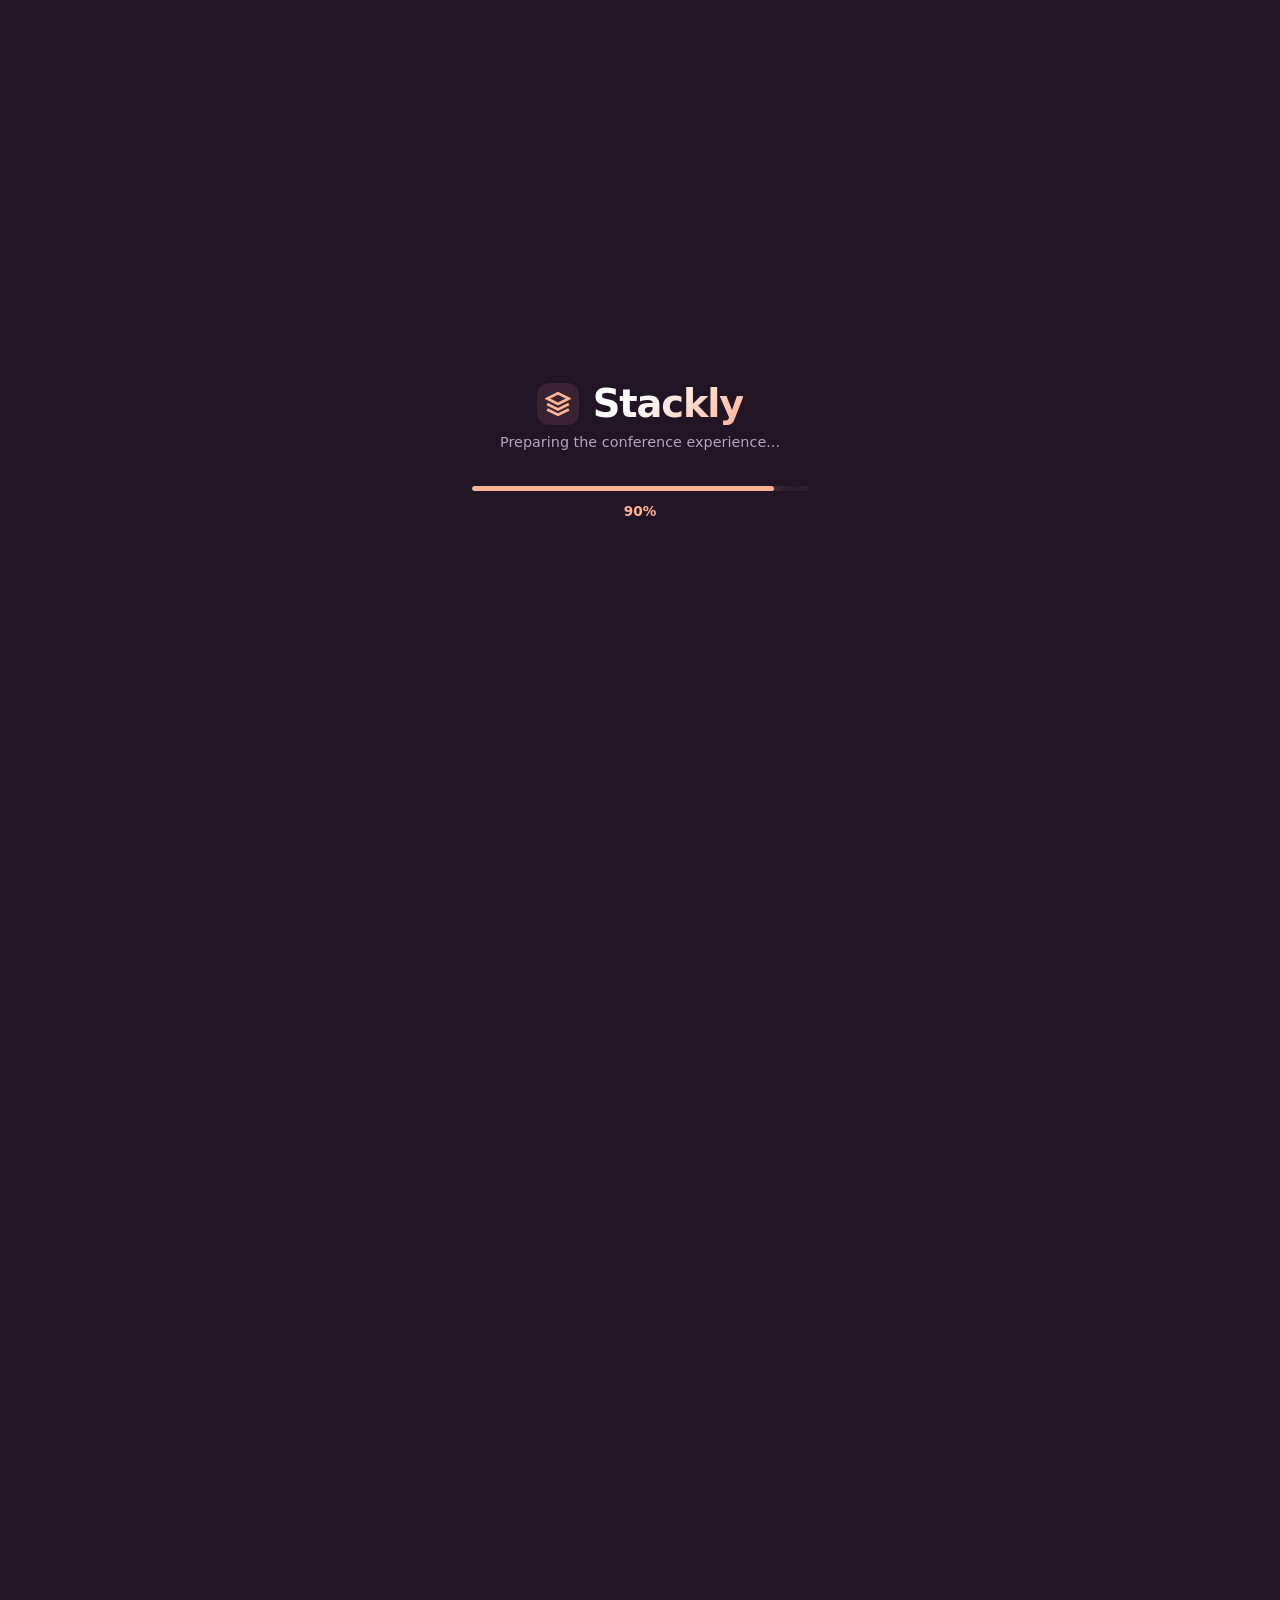
<file: contact.html>
<!DOCTYPE html>
<html lang="en">
<head>
    <meta charset="UTF-8">
    <meta name="viewport" content="width=device-width, initial-scale=1.0">
    <title>Stackly - Event Experience</title>
    <link rel="stylesheet" href="style.css">
</head>
<body>
    <!-- Floating Vector Icons Background -->
    <div class="floating-icons-container">
        <svg class="float-icon icon-1" viewBox="0 0 24 24" fill="none" stroke="currentColor" stroke-width="1.5"><path d="M16 18l6-6-6-6M8 6l-6 6 6 6"/></svg>
        <svg class="float-icon icon-2" viewBox="0 0 24 24" fill="none" stroke="currentColor" stroke-width="1.5"><ellipse cx="12" cy="5" rx="9" ry="3"/><path d="M21 12c0 1.66-4 3-9 3s-9-1.34-9-3"/><path d="M3 5v14c0 1.66 4 3 9 3s9-1.34 9-3V5"/></svg>
        <svg class="float-icon icon-3" viewBox="0 0 24 24" fill="none" stroke="currentColor" stroke-width="1.5"><path d="M12 2L2 7l10 5 10-5-10-5zM2 17l10 5 10-5M2 12l10 5 10-5"/></svg>
        <svg class="float-icon icon-4" viewBox="0 0 24 24" fill="none" stroke="currentColor" stroke-width="1.5"><rect x="2" y="2" width="20" height="8" rx="2" ry="2"/><rect x="2" y="14" width="20" height="8" rx="2" ry="2"/><line x1="6" y1="6" x2="6.01" y2="6"/><line x1="6" y1="18" x2="6.01" y2="18"/></svg>
        <svg class="float-icon icon-5" viewBox="0 0 24 24" fill="none" stroke="currentColor" stroke-width="1.5"><path d="M13 2L3 14h9l-1 8 10-12h-9l1-8z"/></svg>
    </div>

    <!-- Preloader Overlay View -->
    <div class="preloader-overlay" id="preloaderOverlay">
        <div class="loader-content">
            <div class="brand-wrapper">
                <div class="brand-logo-loader">
                    <svg viewBox="0 0 24 24" fill="none" stroke="#FFB294" stroke-width="2.5"><path d="M12 2L2 7l10 5 10-5-10-5zM2 17l10 5 10-5M2 12l10 5 10-5"/></svg>
                </div>
                <h1 class="brand-name-loader">Stackly</h1>
            </div>
            <p class="loading-status">Preparing the conference experience...</p>
            <div class="progress-bar-container">
                <div class="progress-bar-fill" id="progressFill"></div>
            </div>
            <div class="percentage" id="percentageText">0%</div>
        </div>
    </div>

    <!-- Main Workspace (Hidden Initially, Revealed Post-Load) -->
    <div class="app-workspace" id="appWorkspace">
        <!-- Floating Transparent Header -->
        <header class="main-header">
            <div class="header-inner">
                <!-- Brand Logo (Img tag references the page loop) -->
                <a href="#" class="logo-link" onclick="window.location.reload(); return false;">
                    <img src="./assests/event and conference logo.webp" alt="Stackly Logo" class="brand-img">
                    
                </a>

                <!-- Responsive Navigation Drawer -->
                <nav class="nav-menu-container" id="navMenuContainer">
                    <ul class="nav-list">
                        <li><a href="index.html" class="nav-item ">Home</a></li>
                        <li><a href="about.html" class="nav-item">About Us</a></li>
                        <li><a href="services.html" class="nav-item">Services</a></li>
                        <li><a href="blogs.html" class="nav-item">Blogs</a></li>
                        <li><a href="contact.html" class="nav-item active">Contact Us</a></li>
                    </ul>
                </nav>

                <!-- Auth Action Workspace -->
                <div class="auth-wrapper">
                   <a href="login.html" class="auth-navigation-link">
    <button class="auth-btn">Register Pass</button>
</a>

                    <!-- Mobile Hamburger Menu Button -->
                    <button class="hamburger-toggle" id="hamburgerToggle" aria-label="Toggle navigation Menu">
                        <span class="bar bar-top"></span>
                        <span class="bar bar-mid"></span>
                        <span class="bar bar-bot"></span>
                    </button>
                </div>
            </div>
        </header>

       
   

  <script>
document.addEventListener("DOMContentLoaded", () => {

    // =========================================================
    // 0. PRELOADER SCROLL LOCK
    // =========================================================
    // Prevent scrolling while the preloader is visible
    document.body.classList.add("preloader-active");


    // =========================================================
    // 1. DOM Elements Mapping
    // =========================================================
    const progressFill = document.getElementById("progressFill");
    const percentageText = document.getElementById("percentageText");
    const preloaderOverlay = document.getElementById("preloaderOverlay");
    const appWorkspace = document.getElementById("appWorkspace");


    // =========================================================
    // 2. Timeline Variables (2 Seconds)
    // =========================================================
    const duration = 2000;
    const intervalTime = 20;
    const totalSteps = duration / intervalTime;
    let currentStep = 0;


    // =========================================================
    // 3. Preloader Progress Loop Execution
    // =========================================================
    const loadingInterval = setInterval(() => {

        currentStep++;

        const progress = Math.min(
            (currentStep / totalSteps) * 100,
            100
        );


        // Update progress bar
        if (progressFill) {
            progressFill.style.width = `${progress}%`;
        }


        // Update percentage
        if (percentageText) {
            percentageText.textContent = `${Math.floor(progress)}%`;
        }


        // =====================================================
        // Loading Complete
        // =====================================================
        if (currentStep >= totalSteps) {

            clearInterval(loadingInterval);


            // Small delay before starting exit animation
            setTimeout(() => {

                // Fade and slightly scale the preloader
                if (preloaderOverlay) {

                    preloaderOverlay.style.opacity = "0";
                    preloaderOverlay.style.transform = "scale(1.03)";
                }


                // Wait for fade animation to complete
                setTimeout(() => {

                    // Remove preloader from display
                    if (preloaderOverlay) {
                        preloaderOverlay.style.display = "none";
                    }


                    // =================================================
                    // ENABLE PAGE SCROLLING
                    // =================================================
                    document.body.classList.remove("preloader-active");
                    document.body.classList.add("preloader-finished");


                    // =================================================
                    // REVEAL MAIN WORKSPACE
                    // =================================================
                    if (appWorkspace) {

                        appWorkspace.style.opacity = "1";

                        // Trigger feature card reveal animation
                        initializeHeroFeatures();
                    }

                }, 500);

            }, 150);
        }

    }, intervalTime);


    // =========================================================
    // 4. Staggered Feature Entry Sequence
    // =========================================================
    function initializeHeroFeatures() {

        const cards = document.querySelectorAll(".feature-card");


        cards.forEach((card, index) => {

            setTimeout(() => {

                card.classList.add("reveal");

            }, (index + 1) * 200);

        });
    }


    // =========================================================
    // 5. Navigation Menu Active & Mobile Toggle Logic
    // =========================================================
    const navItems = document.querySelectorAll(".nav-item");
    const hamburgerToggle = document.getElementById("hamburgerToggle");
    const navMenuContainer = document.getElementById("navMenuContainer");


    // =========================================================
    // Navigation Item Click
    // =========================================================
    navItems.forEach(item => {

        item.addEventListener("click", (e) => {

            // Remove active state from current item
            document
                .querySelector(".nav-item.active")
                ?.classList.remove("active");


            // Add active state to clicked item
            e.currentTarget.classList.add("active");


            // Close mobile navigation
          if (hamburgerToggle && navMenuContainer) {

    hamburgerToggle.classList.remove("open");
    navMenuContainer.classList.remove("open");
    document.body.classList.remove("mobile-menu-open");

}

        });

    });


    // =========================================================
    // 6. Mobile Hamburger Toggle
    // =========================================================
 if (hamburgerToggle && navMenuContainer) {

    hamburgerToggle.addEventListener("click", () => {

        const isOpening = !navMenuContainer.classList.contains("open");

        hamburgerToggle.classList.toggle("open", isOpening);
        navMenuContainer.classList.toggle("open", isOpening);

        /* Blur background + lock scrolling */
        document.body.classList.toggle(
            "mobile-menu-open",
            isOpening
        );

    });

}

});
    </script>

<section class="contact-hero-section">
    <div class="contact-hero-container">
        
        <!-- Left Column: Context Metadata & Staggered Scroll Entrances -->
        <div class="contact-hero-content">
            <span class="contact-hero-badge">GET IN TOUCH</span>
            
            <!-- Title Words Appear Word-by-Word on Scroll -->
            <h1 class="contact-hero-title" id="contactHeroTitle">Connect With Our Technical Architecture Team</h1>
            
            <!-- Paragraph Elements Slide In From Left/Right Sides with Text-Glow Hover -->
            <div class="contact-hero-paragraphs">
                <p class="contact-hero-para slide-from-left">
                    Have questions about the multi-track summit schedule, sandbox test setups, or ticket access tiers? Reach out directly to our core infrastructure coordination deck for zero-latency workspace logistics.
                </p>
                <p class="contact-hero-para slide-from-right">
                    Whether you are an enterprise platform architect looking to submit a session talk proposal or an open-web sponsor coordinating hardware labs, our operations network is available to deploy solutions.
                </p>
            </div>

            <!-- CTA Actions Rise up from Bottom with 404 Interceptors -->
            <div class="contact-hero-cta" id="contactHeroCta">
                <a href="404.html" class="contact-hero-btn btn-peach-filled">Open Support Ticket</a>
                <a href="404.html" class="contact-hero-btn btn-trans-outlined">Send Message</a>
            </div>
        </div>

        <!-- Right Column: Creative Squircle Frame Geometry Showcase -->
        <div class="contact-hero-visual" id="contactVisualFrame">
            <div class="contact-hero-glow-blob"></div>
            <div class="contact-image-frame-box">
                <img src="./assests/conference 5.webp" alt="Stackly tech conference support coordination help workspace">
            </div>
        </div>

    </div>
</section>

<style>
/* Base Layout Section Settings */
.contact-hero-section {
    width: 100%;
    max-width: 1200px;
    margin: 0 auto;
    padding: 150px 20px 30px 20px; /* Strict 50px Top, 30px Bottom, 20px Side Padding Constraints */
    background: transparent;
    font-family: 'Inter', system-ui, -apple-system, sans-serif;
    overflow: hidden;
    color: #ffffff;
}

.contact-hero-container {
    display: grid;
    grid-template-columns: 1.15fr 0.85fr;
    gap: 4.5rem;
    align-items: center;
    width: 100%;
}

/* Left Content Column Configuration */
.contact-hero-content {
    display: flex;
    flex-direction: column;
    align-items: flex-start;
}

.contact-hero-badge {
    font-size: 0.85rem;
    font-weight: 700;
    color: #ffb294; /* Signature Vivid Peach Accent */
    letter-spacing: 0.15em;
    margin-bottom: 0.8rem;
}

/* Word-by-Word Header Reveal Structure */
.contact-hero-title {
    font-size: 3.4rem;
    font-weight: 800;
    line-height: 1.15;
    letter-spacing: -0.04em;
    color: #ffffff;
    margin-bottom: 2rem;
    display: flex;
    flex-wrap: wrap;
    gap: 0 12px;
    overflow: hidden;
}

.contact-hero-title span {
    display: inline-block;
    opacity: 0;
    transform: translateY(100%);
    background: linear-gradient(135deg, #ffffff 50%, #ffb294 100%);
    -webkit-background-clip: text;
    -webkit-text-fill-color: transparent;
    transition: opacity 0.5s cubic-bezier(0.16, 1, 0.3, 1), transform 0.5s cubic-bezier(0.16, 1, 0.3, 1);
}

.contact-hero-title span.reveal {
    opacity: 1;
    transform: translateY(0);
}

/* Side Sliding Paragraph Layout Formats */
.contact-hero-paragraphs {
    display: flex;
    flex-direction: column;
    gap: 1.25rem;
    width: 100%;
    margin-bottom: 2.5rem;
}

.contact-hero-para {
    font-size: 1.05rem;
    line-height: 1.65;
    color: #b5a4ba;
    max-width: 560px;
    cursor: default;
    opacity: 0;
    transition: opacity 0.8s cubic-bezier(0.16, 1, 0.3, 1), transform 0.8s cubic-bezier(0.16, 1, 0.3, 1), color 0.3s ease, text-shadow 0.3s ease;
}

/* Initial Directional Vectors for Text Rows */
.contact-hero-para.slide-from-left { transform: translateX(-60px); }
.contact-hero-para.slide-from-right { transform: translateX(60px); }

.contact-hero-para.animate-in {
    opacity: 1;
    transform: translateX(0);
}

/* Interactive Text Glow Hover Effect to Paragraphs */
.contact-hero-para:hover {
    color: #ffffff;
    text-shadow: 0 0 12px rgba(255, 255, 255, 0.25);
}

/* Bottom Rising Action CTA Button Groups */
.contact-hero-cta {
    display: flex;
    gap: 1.2rem;
    opacity: 0;
    transform: translateY(30px);
    transition: opacity 0.7s cubic-bezier(0.16, 1, 0.3, 1), transform 0.7s cubic-bezier(0.16, 1, 0.3, 1);
}

.contact-hero-cta.animate-in {
    opacity: 1;
    transform: translateY(0);
}

.contact-hero-btn {
    text-decoration: none;
    padding: 0.9rem 2.2rem;
    font-size: 0.98rem;
    font-weight: 700;
    border-radius: 30px;
    transition: all 0.3s cubic-bezier(0.16, 1, 0.3, 1);
}

.btn-peach-filled {
    background: #ffb294;
    color: #211425;
    box-shadow: 0 6px 20px rgba(255, 178, 148, 0.15);
}

.btn-peach-filled:hover {
    background: #ffffff;
    box-shadow: 0 8px 25px rgba(255, 255, 255, 0.35);
    transform: translateY(-2px);
}

.btn-trans-outlined {
    background: transparent;
    color: #ffffff;
    border: 1.5px solid rgba(255, 255, 255, 0.2);
}

.btn-trans-outlined:hover {
    border-color: #ffb294;
    color: #ffb294;
    box-shadow: 0 0 15px rgba(255, 178, 148, 0.2);
    transform: translateY(-2px);
}

/* Right Column: Visual Frame Showcase Geometry Layout */
.contact-hero-visual {
    position: relative;
    width: 100%;
    display: flex;
    justify-content: center;
    align-items: center;
    opacity: 0;
    transform: scale(0.95);
    transition: opacity 1s ease-out, transform 1s cubic-bezier(0.16, 1, 0.3, 1);
}

.contact-hero-visual.animate-in {
    opacity: 1;
    transform: scale(1);
}

.contact-hero-glow-blob {
    position: absolute;
    width: 320px;
    height: 320px;
    background: radial-gradient(circle, rgba(255, 178, 148, 0.08) 0%, rgba(33, 20, 37, 0) 70%);
    z-index: 1;
    pointer-events: none;
}

.contact-image-frame-box {
    position: relative;
    width: 100%;
    max-width: 400px;
    aspect-ratio: 4 / 5;
    border-radius: 28px;
    overflow: hidden;
    z-index: 2;
    border: 1.5px solid rgba(255, 178, 148, 0.12);
    box-shadow: 0 25px 55px rgba(0, 0, 0, 0.4);
    background: #150d17;
    transition: transform 0.4s cubic-bezier(0.16, 1, 0.3, 1), border-color 0.4s ease, box-shadow 0.4s ease;
}

.contact-image-frame-box img {
    width: 100%;
    height: 100%;
    object-fit: cover;
    display: block;
    filter: brightness(0.8) contrast(1.02);
    transition: transform 0.6s cubic-bezier(0.16, 1, 0.3, 1);
}

/* Frame Hover Actions & Glowing Overlay Filters */
.contact-image-frame-box:hover {
    transform: translateY(-4px);
    border-color: #ffb294;
    box-shadow: 0 0 35px rgba(255, 178, 148, 0.3);
}

.contact-image-frame-box:hover img {
    transform: scale(1.03);
}

/* Comprehensive Responsive Systems Grid (Strict 20px Side Padding Preserved) */
@media (max-width: 992px) {
    .contact-hero-container {
        grid-template-columns: 1fr;
        gap: 4rem;
        text-align: center;
    }
    .contact-hero-content { align-items: center; }
    .contact-hero-title { justify-content: center; font-size: 2.8rem; }
    .contact-hero-para { margin: 0 auto; }
    .contact-hero-cta { justify-content: center; }
    .contact-image-frame-box { max-width: 340px; aspect-ratio: 1 / 1; border-radius: 24px; } /* Adapts to square on tablet views */
}

@media (max-width: 576px) {
    .contact-hero-section { padding: 130px 20px 20px 20px; }
    .contact-hero-title { font-size: 2.1rem; gap: 0 8px; }
    .contact-image-frame-box { max-width: 280px; }
    .contact-hero-cta { width: 100%; flex-direction: column; gap: 0.8rem; }
    .contact-hero-btn { text-align: center; width: 100%; }
    /* Convert horizontal slides to standard vertical entry to handle mobile gaps cleanly */
    .contact-hero-para.slide-from-left, 
    .contact-hero-para.slide-from-right { transform: translateY(30px); }
}

</style>

<script>
    document.addEventListener("DOMContentLoaded", () => {
    // 1. Text Parsing Engine: Segments headline string into discrete animatable word tokens
    const contactTitleBlock = document.getElementById("contactHeroTitle");
    if (contactTitleBlock) {
        const words = contactTitleBlock.textContent.split(" ");
        contactTitleBlock.textContent = ""; 
        
        words.forEach(word => {
            const span = document.createElement("span");
            span.textContent = word;
            contactTitleBlock.appendChild(span);
        });
    }

    // Capture component element instances
    const scrollContainerHost = document.querySelector(".content-body") || window;
    const splitWordsSpans = document.querySelectorAll(".contact-hero-title span");
    const narrativeParagraphs = document.querySelectorAll(".contact-hero-para");
    const actionsCtaBlock = document.getElementById("contactHeroCta");
    const visualSideBox = document.getElementById("contactVisualFrame");

    function executeContactHeroScrollObserver() {
        const structuralTriggerPointLine = window.innerHeight * 0.92;

        // Word-by-word title expand reveal sequence trigger
        splitWordsSpans.forEach((span, index) => {
            const rect = span.getBoundingClientRect();
            if (rect.top < structuralTriggerPointLine) {
                setTimeout(() => {
                    span.classList.add("reveal");
                }, index * 95);
            }
        });

        // Parallel horizontal slide animation reveal triggers for paragraph blocks
        narrativeParagraphs.forEach((para, index) => {
            const rect = para.getBoundingClientRect();
            if (rect.top < structuralTriggerPointLine) {
                setTimeout(() => {
                    para.classList.add("animate-in");
                }, 150 * (index + 1));
            }
        });

        // Bottom vertical rise action buttons trigger reveal execution
        if (actionsCtaBlock) {
            const rect = actionsCtaBlock.getBoundingClientRect();
            if (rect.top < structuralTriggerPointLine || (document.body.scrollHeight <= window.innerHeight)) {
                setTimeout(() => {
                    actionsCtaBlock.classList.add("animate-in");
                }, 450);
            }
        }

        // Graphic showcase card reveal trigger pass
        if (visualSideBox) {
            const rect = visualSideBox.getBoundingClientRect();
            if (rect.top < structuralTriggerPointLine || (document.body.scrollHeight <= window.innerHeight)) {
                setTimeout(() => {
                    visualSideBox.classList.add("animate-in");
                }, 200);
            }
        }
    }

    // Bind scroll execution tracking loops across both container channels
    scrollContainerHost.addEventListener("scroll", executeContactHeroScrollObserver);
    window.addEventListener("scroll", executeContactHeroScrollObserver);
    
    // Safety check execution pass to force trigger checks on mount instantly
    setTimeout(executeContactHeroScrollObserver, 400);
});

</script>

<section class="contact-form-section">
    <div class="contact-form-container">
        
        <!-- Left Column Card: Form Matrix -->
        <div class="contact-column-card form-block-card" id="formBlockCard">
            <span class="card-badge-pill">REGISTRATION WORKSPACE</span>
            <h2 class="card-main-headline">Configure Your Gathering Matrix</h2>
            <p class="card-sub-description">Fill out your baseline requirements coordinates below. Our system will dynamically compute a tailored conference proposal quote blueprint.</p>
            
            <form class="stackly-contact-form" id="stacklyContactForm" novalidate>
                <div class="form-inputs-grid">
                    
                    <div class="input-field-wrapper">
                        <label for="fullName">FULL NAME / CORPORATE TITLE</label>
                        <div class="input-icon-shell">
                            <svg viewBox="0 0 24 24" fill="none" stroke="currentColor" stroke-width="2"><path d="M20 21v-2a4 4 0 0 0-4-4H5a4 4 0 0 0-4 4v2"/><circle cx="9" cy="7" r="4"/></svg>
                            <input type="text" id="fullName" placeholder="e.g. Vikram R">
                        </div>
                    </div>

                    <div class="input-field-wrapper">
                        <label for="mobileHandle">CONTACT MOBILE HANDLE</label>
                        <div class="input-icon-shell">
                            <svg viewBox="0 0 24 24" fill="none" stroke="currentColor" stroke-width="2"><path d="M22 16.92v3a2 2 0 0 1-2.18 2 19.79 19.79 0 0 1-8.63-3.07 19.5 19.5 0 0 1-6-6 19.79 19.79 0 0 1-3.07-8.67A2 2 0 0 1 4.11 2h3a2 2 0 0 1 2 1.72 12.84 12.84 0 0 0 .7 2.81 2 2 0 0 1-.45 2.11L8.09 9.91a16 16 0 0 0 6 6l1.27-1.27a2 2 0 0 1 2.11-.45 12.84 12.84 0 0 0 2.81.7A2 2 0 0 1 22 16.92z"/></svg>
                            <input type="tel" id="mobileHandle" placeholder="e.g. 9876543210">
                        </div>
                    </div>

                    <div class="input-field-wrapper">
                        <label for="emailAddress">EMAIL INBOX ADDRESS</label>
                        <div class="input-icon-shell">
                            <svg viewBox="0 0 24 24" fill="none" stroke="currentColor" stroke-width="2"><path d="M4 4h16c1.1 0 2 .9 2 2v12c0 1.1-.9 2-2 2H4c-1.1 0-2-.9-2-2V6c0-1.1.9-2 2-2z"/><polyline points="22,6 12,13 2,6"/></svg>
                            <input type="email" id="emailAddress" placeholder="e.g. design@stacklystudio.com">
                        </div>
                    </div>

                    <div class="input-field-wrapper">
                        <label for="guestVolume">ESTIMATED GUEST VOLUME ATTENDANCE</label>
                        <div class="input-icon-shell">
                            <svg viewBox="0 0 24 24" fill="none" stroke="currentColor" stroke-width="2"><path d="M17 21v-2a4 4 0 0 0-4-4H5a4 4 0 0 0-4 4v2"/><circle cx="9" cy="7" r="4"/><path d="M23 21v-2a4 4 0 0 0-3-3.87"/><path d="M16 3.13a4 4 0 0 1 0 7.75"/></svg>
                            <input type="number" id="guestVolume" placeholder="e.g. 150">
                        </div>
                    </div>

                </div>

                <div class="input-field-wrapper textarea-fullwidth">
                    <label for="eventNotes">THEMATIC TRACK PREFERENCES & EVENT NOTES</label>
                    <div class="input-icon-shell textarea-shell">
                        <svg viewBox="0 0 24 24" fill="none" stroke="currentColor" stroke-width="2" class="textarea-icon"><path d="M11 4H4a2 2 0 0 0-2 2v14a2 2 0 0 0 2 2h14a2 2 0 0 0 2-2v-7"/><path d="M18.5 2.5a2.121 2.121 0 1 1 3 3L12 15l-4 1 1-4 9.5-9.5z"/></svg>
                        <textarea id="eventNotes" placeholder="Describe any tracking macro thresholds, custom cloud sandboxes, or specific multi-track summit panel inclusions..."></textarea>
                    </div>
                </div>

                <div class="form-error-alert-banner" id="formErrorAlert">Please fill in the fields</div>

                <button type="submit" class="form-transmit-btn">
                    <svg viewBox="0 0 24 24" fill="none" stroke="currentColor" stroke-width="2"><line x1="22" y1="2" x2="11" y2="13"/><polygon points="22 2 15 22 11 13 2 9 22 2"/></svg>
                    <span>Transmit Conference Blueprint Request</span>
                </button>
            </form>
        </div>

        <!-- Right Column Card: Directory Metadata Info -->
        <div class="contact-column-card info-block-card" id="infoBlockCard">
            <span class="card-badge-pill light-orange-pill">FLAGSHIP HEADQUARTERS HUB</span>
            <h2 class="card-main-headline">Reach Our Summit Architects</h2>
            <p class="card-sub-description">Connect directly with our corporate logistics staff to fast-track specialized seat bookings, custom registration badges, and track sponsorships.</p>
            
            <div class="info-meta-stack">
                <div class="info-meta-row">
                    <div class="row-icon-box">
                        <svg viewBox="0 0 24 24" fill="none" stroke="currentColor" stroke-width="2"><path d="M21 10c0 7-9 13-9 13s-9-6-9-13a9 9 0 0 1 18 0z"/><circle cx="12" cy="10" r="3"/></svg>
                    </div>
                    <div class="row-text-content">
                        <h5>VISIT OUR STUDIO</h5>
                        <p>MMR Complex, Periyakollappatty, Chinna Thirupathi, Salem, Tamil Nadu 636008</p>
                    </div>
                </div>

                <div class="info-meta-row">
                    <div class="row-icon-box">
                        <svg viewBox="0 0 24 24" fill="none" stroke="currentColor" stroke-width="2"><path d="M22 16.92v3a2 2 0 0 1-2.18 2 19.79 19.79 0 0 1-8.63-3.07 19.5 19.5 0 0 1-6-6 19.79 19.79 0 0 1-3.07-8.67A2 2 0 0 1 4.11 2h3a2 2 0 0 1 2 1.72 12.84 12.84 0 0 0 .7 2.81 2 2 0 0 1-.45 2.11L8.09 9.91a16 16 0 0 0 6 6l1.27-1.27a2 2 0 0 1 2.11-.45 12.84 12.84 0 0 0 2.81.7A2 2 0 0 1 22 16.92z"/></svg>
                    </div>
                    <div class="row-text-content">
                        <h5>DIRECT HOTLINES</h5>
                        <p><a href="tel:+917010792745" class="phone-link">+91 7010792745</a></p>
                    </div>
                </div>

                <div class="info-meta-row clickable-mail-row">
                    <div class="row-icon-box">
                        <svg viewBox="0 0 24 24" fill="none" stroke="currentColor" stroke-width="2"><path d="M4 4h16c1.1 0 2 .9 2 2v12c0 1.1-.9 2-2 2H4c-1.1 0-2-.9-2-2V6c0-1.1.9-2 2-2z"/><polyline points="22,6 12,13 2,6"/></svg>
                    </div>
                    <div class="row-text-content">
                        <h5>ELECTRONIC MAIL</h5>
                        <p><a href="mailto:design@://stacklystudio.com" class="outlook-mail-trigger">design@stacklystudio.com</a></p>
                    </div>
                </div>

                <div class="info-meta-row">
                    <div class="row-icon-box">
                        <svg viewBox="0 0 24 24" fill="none" stroke="currentColor" stroke-width="2"><circle cx="12" cy="12" r="10"/><polyline points="12 6 12 12 16 14"/></svg>
                    </div>
                    <div class="row-text-content">
                        <h5>ATELIER AVAILABILITY</h5>
                        <p>Mon - Sun: 9:00 AM - 7:00 PM</p>
                    </div>
                </div>
            </div>
        </div>

    </div>
</section>

<style>
    /* Core Section Framework Configuration */
.contact-form-section {
    width: 100%;
    max-width: 1200px;
    margin: 0 auto;
    padding: 50px 20px 30px 20px; /* Strict 50px Top, 30px Bottom padding metrics */
    background: transparent;
    font-family: 'Inter', system-ui, -apple-system, sans-serif;
    box-sizing: border-box;
}

/* FIXED ALIGNMENT ENGINE: Grid configuration forced onto a flat single line */
.contact-form-container {
    display: grid;
    grid-template-columns: 1.22fr 0.78fr;
    gap: 2.5rem;
    align-items: stretch; /* Enforces uniform block heights across matching structural columns */
    width: 100%;
    margin: 0;
}

/* Base Card Blueprint Architectures */
.contact-column-card {
    background: #25162a; /* Solid contrasting color fill matching domain backdrop palette */
    border: 1.5px solid rgba(255, 178, 148, 0.08);
    border-radius: 16px;
    padding: 2.5rem;
    box-shadow: 0 15px 40px rgba(0, 0, 0, 0.35);
    display: flex;
    flex-direction: column;
    align-items: flex-start;
    text-align: left;
    box-sizing: border-box;
    margin: 0; /* Zeroes loose exterior spacing shifts completely */
    width: 100%;
    
    /* Scroll Reveal Animation Attributes */
    opacity: 0;
    transform: translateY(30px);
    transition: opacity 0.6s ease, transform 0.6s cubic-bezier(0.16, 1, 0.3, 1), border-color 0.4s ease, box-shadow 0.4s ease, background 0.4s ease;
}

.contact-column-card.animate-ready {
    opacity: 1;
    transform: translateY(0);
}

.contact-column-card:hover {
    border-color: #ffb294; /* Vivid Peach glowing focus outline */
    box-shadow: 0 0 35px rgba(255, 178, 148, 0.22);
}

/* Internal Metadata Elements Setup */
.card-badge-pill {
    font-size: 0.72rem;
    font-weight: 800;
    color: #ffb294;
    background: rgba(255, 178, 148, 0.06);
    border: 1px solid rgba(255, 178, 148, 0.15);
    padding: 0.4rem 0.8rem;
    border-radius: 4px;
    letter-spacing: 0.06em;
    margin-bottom: 1.25rem;
}

.light-orange-pill {
    color: #ffd264;
    background: rgba(255, 210, 100, 0.06);
    border-color: rgba(255, 210, 100, 0.15);
}

.card-main-headline {
    font-size: 1.85rem;
    font-weight: 800;
    line-height: 1.2;
    color: #ffffff;
    letter-spacing: -0.02em;
    margin-bottom: 0.6rem;
    margin-top: 0;
}

.card-sub-description {
    font-size: 0.95rem;
    line-height: 1.55;
    color: #b5a4ba;
    margin-bottom: 2rem;
    margin-top: 0;
}

/* Form Matrix Inputs Grid Alignment */
.stackly-contact-form {
    width: 100%;
}

.form-inputs-grid {
    display: grid;
    grid-template-columns: repeat(2, 1fr);
    gap: 1.25rem;
    width: 100%;
    margin-bottom: 1.25rem;
}

.input-field-wrapper {
    display: flex;
    flex-direction: column;
    align-items: flex-start;
    gap: 0.5rem;
    width: 100%;
}

.input-field-wrapper label {
    font-size: 0.78rem;
    font-weight: 700;
    color: #ffffff;
    letter-spacing: 0.02em;
}

.input-icon-shell {
    position: relative;
    width: 100%;
    display: flex;
    align-items: center;
}

.input-icon-shell svg {
    position: absolute;
    left: 1.2rem;
    width: 16px;
    height: 16px;
    color: #b5a4ba;
    pointer-events: none;
}

.input-icon-shell input,
.input-icon-shell textarea {
    width: 100%;
    background: rgba(255, 255, 255, 0.02);
    border: 1px solid rgba(255, 178, 148, 0.15);
    border-radius: 8px;
    padding: 0.9rem 1.2rem 0.9rem 2.8rem;
    font-size: 0.95rem;
    color: #ffffff;
    outline: none;
    font-family: inherit;
    box-sizing: border-box;
    transition: border-color 0.3s ease, box-shadow 0.3s ease, background 0.3s ease;
}

.input-icon-shell input:focus,
.input-icon-shell textarea:focus {
    border-color: #ffb294;
    background: rgba(255, 178, 148, 0.02);
    box-shadow: 0 0 15px rgba(255, 178, 148, 0.2);
}

.textarea-fullwidth {
    grid-column: span 2;
    margin-top: 0.25rem;
}

.textarea-shell { align-items: start; }
.textarea-icon { top: 1.1rem; }
.input-icon-shell textarea { height: 110px; resize: none; padding-top: 1rem; }

/* Validation Warning Banner */
.form-error-alert-banner {
    width: 100%;
    padding: 0.85rem 1.2rem;
    background: rgba(255, 123, 123, 0.08);
    border: 1px dashed #ff7b7b;
    color: #ff7b7b;
    font-size: 0.88rem;
    font-weight: 700;
    border-radius: 8px;
    margin-top: 1.25rem;
    margin-bottom: 0.5rem;
    box-sizing: border-box;
    display: none;
}

.form-error-alert-banner.visible {
    display: block;
}

/* Form Action Button */
.form-transmit-btn {
    width: auto;
    background: #ffb294;
    border: none;
    border-radius: 8px;
    padding: 0.9rem 1.8rem;
    display: inline-flex;
    align-items: center;
    gap: 10px;
    color: #211425;
    font-size: 0.95rem;
    font-weight: 700;
    cursor: pointer;
    font-family: inherit;
    margin-top: 1.5rem;
    box-shadow: 0 4px 12px rgba(255, 178, 148, 0.2);
    transition: all 0.3s cubic-bezier(0.16, 1, 0.3, 1);
}

.form-transmit-btn svg { width: 16px; height: 16px; transition: transform 0.3s ease; }
.form-transmit-btn:hover { background: #ffffff; box-shadow: 0 6px 20px rgba(255, 255, 255, 0.3); transform: translateY(-2px); }
.form-transmit-btn:hover svg { transform: translate(2px, -2px); }

/* Right Column Directory Items Stack */
.info-meta-stack {
    display: flex;
    flex-direction: column;
    gap: 1.25rem;
    width: 100%;
    height: 100%;
    justify-content: space-between; /* Spreads rows out to match form height boundaries evenly */
}

.info-meta-row {
    display: grid;
    grid-template-columns: 44px 1fr;
    gap: 1.25rem;
    align-items: center;
    width: 100%;
    background: rgba(255, 255, 255, 0.02);
    border: 1px solid rgba(255, 178, 148, 0.1);
    padding: 1.15rem 1.25rem;
    border-radius: 12px;
    box-sizing: border-box;
    transition: border-color 0.3s ease, background 0.3s ease;
}

.row-icon-box {
    width: 44px;
    height: 44px;
    background: rgba(33, 20, 37, 0.8);
    border: 1px solid rgba(255, 178, 148, 0.2);
    border-radius: 50%;
    display: flex;
    align-items: center;
    justify-content: center;
    color: #ffb294;
    padding: 12px;
    box-sizing: border-box;
}

.row-icon-box svg { width: 100%; height: 100%; }
.row-text-content h5 { font-size: 0.72rem; font-weight: 800; color: #b5a4ba; letter-spacing: 0.08em; margin-bottom: 0.3rem; margin-top: 0; }
.row-text-content p { font-size: 0.92rem; font-weight: 700; color: #ffffff; line-height: 1.45; margin: 0; }

.phone-link, .outlook-mail-trigger {
    color: #ffffff;
    text-decoration: none;
    border-bottom: 1.5px solid rgba(255, 255, 255, 0.2);
    transition: color 0.25s ease, border-color 0.25s ease;
}

.phone-link:hover, .outlook-mail-trigger:hover {
    color: #ffb294;
    border-bottom-color: #ffb294;
}

.info-meta-row:hover {
    border-color: #ffb294;
    background: rgba(49, 24, 54, 0.4);
}

.clickable-mail-row:hover .row-icon-box {
    background: #ffb294;
    color: #211425;
    border-color: #ffb294;
    box-shadow: 0 0 10px rgba(255, 178, 148, 0.4);
}

/* Fluid Layout Responsive Adaptation Grid Constraints */
@media (max-width: 1024px) {
    .contact-form-container {
        grid-template-columns: 1fr; /* Gracefully stacks column blocks on tablet/mobile screens */
        gap: 2.5rem;
    }
    .info-meta-stack { gap: 1.25rem; }
}

@media (max-width: 650px) {
    .form-inputs-grid { grid-template-columns: 1fr; }
    .textarea-fullwidth { grid-column: span 1; }
    .contact-column-card { padding: 1.5rem; }
    .card-main-headline { font-size: 1.5rem; }
    .form-transmit-btn { width: 100%; text-align: center; justify-content: center; }
}

/* =========================================================
   CONTACT FORM SECTION - RESPONSIVE ADD-ON
   Add this AFTER your existing contact-form CSS
   ========================================================= */

/* ---------- LARGE TABLET / SMALL LAPTOP ---------- */
@media (max-width: 1024px) {

    .contact-form-section {
        width: 100%;
        max-width: 100%;
        padding: 45px 24px 30px;
        box-sizing: border-box;
    }

    .contact-form-container {
        width: 100%;
        grid-template-columns: 1fr;
        gap: 2rem;
    }

    .contact-column-card {
        width: 100%;
        padding: 2.2rem;
    }

    .card-main-headline {
        font-size: 1.75rem;
    }

    .card-sub-description {
        font-size: 0.93rem;
        line-height: 1.55;
    }

    .info-meta-stack {
        width: 100%;
        height: auto;
        gap: 1rem;
    }

    .info-meta-row {
        width: 100%;
    }
}


/* ---------- TABLET ---------- */
@media (max-width: 768px) {

    .contact-form-section {
        padding: 40px 20px 28px;
    }

    .contact-form-container {
        gap: 1.75rem;
    }

    .contact-column-card {
        padding: 1.8rem;
        border-radius: 14px;
    }

    .card-badge-pill {
        font-size: 0.68rem;
        padding: 0.38rem 0.7rem;
        margin-bottom: 1rem;
        max-width: 100%;
    }

    .card-main-headline {
        font-size: 1.6rem;
        line-height: 1.25;
    }

    .card-sub-description {
        font-size: 0.9rem;
        margin-bottom: 1.6rem;
    }

    .form-inputs-grid {
        grid-template-columns: repeat(2, minmax(0, 1fr));
        gap: 1rem;
    }

    .input-field-wrapper label {
        font-size: 0.74rem;
        line-height: 1.35;
    }

    .input-icon-shell input,
    .input-icon-shell textarea {
        font-size: 0.9rem;
    }

    .input-icon-shell input {
        min-height: 48px;
    }

    .input-icon-shell textarea {
        height: 120px;
    }

    .form-transmit-btn {
        max-width: 100%;
        white-space: normal;
        line-height: 1.3;
    }

    .info-meta-row {
        grid-template-columns: 42px minmax(0, 1fr);
        gap: 1rem;
        padding: 1rem;
    }

    .row-icon-box {
        width: 42px;
        height: 42px;
        padding: 11px;
    }

    .row-text-content {
        min-width: 0;
    }

    .row-text-content h5 {
        font-size: 0.68rem;
    }

    .row-text-content p {
        font-size: 0.88rem;
        line-height: 1.5;
        overflow-wrap: anywhere;
        word-break: break-word;
    }
}


/* ---------- MOBILE ---------- */
@media (max-width: 650px) {

    .contact-form-section {
        width: 100%;
        max-width: 100%;
        padding: 35px 15px 25px;
        overflow: hidden;
    }

    .contact-form-container {
        width: 100%;
        display: grid;
        grid-template-columns: 1fr;
        gap: 1.5rem;
    }

    .contact-column-card {
        width: 100%;
        padding: 1.4rem;
        border-radius: 13px;
    }

    /* Prevent animation from creating horizontal overflow */
    .contact-column-card {
        transform: translateY(25px);
    }

    .contact-column-card.animate-ready {
        transform: translateY(0);
    }

    .card-badge-pill {
        display: inline-block;
        max-width: 100%;
        font-size: 0.64rem;
        line-height: 1.4;
        padding: 0.38rem 0.65rem;
        margin-bottom: 0.9rem;
        letter-spacing: 0.05em;
        box-sizing: border-box;
    }

    .card-main-headline {
        width: 100%;
        font-size: 1.4rem;
        line-height: 1.3;
        letter-spacing: -0.015em;
        margin-bottom: 0.55rem;
    }

    .card-sub-description {
        width: 100%;
        font-size: 0.86rem;
        line-height: 1.55;
        margin-bottom: 1.4rem;
    }

    /* Form fields become one column */
    .form-inputs-grid {
        display: grid;
        grid-template-columns: 1fr;
        gap: 1rem;
        margin-bottom: 1rem;
    }

    .textarea-fullwidth {
        grid-column: span 1;
        margin-top: 0.15rem;
    }

    .input-field-wrapper {
        width: 100%;
        gap: 0.42rem;
    }

    .input-field-wrapper label {
        width: 100%;
        font-size: 0.7rem;
        line-height: 1.35;
    }

    .input-icon-shell {
        width: 100%;
    }

    .input-icon-shell svg {
        left: 1rem;
        width: 15px;
        height: 15px;
    }

    .input-icon-shell input,
    .input-icon-shell textarea {
        width: 100%;
        font-size: 0.88rem;
        border-radius: 7px;
    }

    .input-icon-shell input {
        min-height: 48px;
        padding: 0.82rem 0.9rem 0.82rem 2.55rem;
    }

    .input-icon-shell textarea {
        height: 120px;
        padding: 0.9rem 0.9rem 0.9rem 2.55rem;
        line-height: 1.5;
    }

    .textarea-icon {
        top: 1rem;
    }

    /* Validation banner */
    .form-error-alert-banner {
        font-size: 0.8rem;
        line-height: 1.4;
        padding: 0.75rem 0.9rem;
        margin-top: 1rem;
    }

    /* Submit button */
    .form-transmit-btn {
        width: 100%;
        min-height: 48px;
        justify-content: center;
        text-align: center;
        padding: 0.8rem 1rem;
        margin-top: 1.2rem;
        font-size: 0.86rem;
        gap: 8px;
        box-sizing: border-box;
    }

    .form-transmit-btn svg {
        width: 15px;
        height: 15px;
        flex-shrink: 0;
    }

    /* Information card */
    .info-meta-stack {
        width: 100%;
        height: auto;
        gap: 0.9rem;
    }

    .info-meta-row {
        width: 100%;
        grid-template-columns: 40px minmax(0, 1fr);
        gap: 0.85rem;
        padding: 0.9rem;
        border-radius: 10px;
        align-items: center;
    }

    .row-icon-box {
        width: 40px;
        height: 40px;
        padding: 10px;
    }

    .row-text-content {
        width: 100%;
        min-width: 0;
    }

    .row-text-content h5 {
        font-size: 0.65rem;
        line-height: 1.3;
        margin-bottom: 0.25rem;
    }

    .row-text-content p {
        font-size: 0.82rem;
        line-height: 1.45;
        overflow-wrap: anywhere;
        word-break: break-word;
    }

    .phone-link,
    .outlook-mail-trigger {
        overflow-wrap: anywhere;
        word-break: break-word;
    }

    /* Remove hover-heavy effects for touch devices */
    .contact-column-card:hover {
        border-color: rgba(255, 178, 148, 0.08);
        box-shadow: 0 15px 40px rgba(0, 0, 0, 0.35);
    }

    .info-meta-row:hover {
        border-color: rgba(255, 178, 148, 0.1);
        background: rgba(255, 255, 255, 0.02);
    }
}


/* ---------- SMALL MOBILE ---------- */
@media (max-width: 480px) {

    .contact-form-section {
        padding: 30px 12px 22px;
    }

    .contact-form-container {
        gap: 1.25rem;
    }

    .contact-column-card {
        padding: 1.15rem;
        border-radius: 12px;
    }

    .card-badge-pill {
        font-size: 0.6rem;
        padding: 0.35rem 0.55rem;
    }

    .card-main-headline {
        font-size: 1.28rem;
    }

    .card-sub-description {
        font-size: 0.82rem;
        line-height: 1.5;
    }

    .input-field-wrapper label {
        font-size: 0.66rem;
    }

    .input-icon-shell input,
    .input-icon-shell textarea {
        font-size: 0.84rem;
    }

    .input-icon-shell input {
        min-height: 46px;
        padding-left: 2.4rem;
    }

    .input-icon-shell textarea {
        height: 110px;
        padding-left: 2.4rem;
    }

    .input-icon-shell svg {
        left: 0.9rem;
        width: 14px;
        height: 14px;
    }

    .form-transmit-btn {
        min-height: 46px;
        font-size: 0.8rem;
        padding: 0.75rem 0.8rem;
    }

    .info-meta-row {
        grid-template-columns: 36px minmax(0, 1fr);
        gap: 0.7rem;
        padding: 0.8rem;
    }

    .row-icon-box {
        width: 36px;
        height: 36px;
        padding: 9px;
    }

    .row-text-content h5 {
        font-size: 0.6rem;
    }

    .row-text-content p {
        font-size: 0.76rem;
        line-height: 1.45;
    }
}


/* ---------- VERY SMALL MOBILE ---------- */
@media (max-width: 360px) {

    .contact-form-section {
        padding-left: 10px;
        padding-right: 10px;
    }

    .contact-column-card {
        padding: 1rem;
    }

    .card-main-headline {
        font-size: 1.18rem;
    }

    .card-sub-description {
        font-size: 0.78rem;
    }

    .form-transmit-btn {
        font-size: 0.74rem;
    }

    .info-meta-row {
        grid-template-columns: 34px minmax(0, 1fr);
        gap: 0.6rem;
    }

    .row-icon-box {
        width: 34px;
        height: 34px;
        padding: 8px;
    }

    .row-text-content p {
        font-size: 0.72rem;
    }
}


/* =========================================================
   CSS SYNTAX FIXES
   Replace the existing invalid *background* declarations
   ========================================================= */

/* Card transition */
.contact-column-card {
    transition:
        opacity 0.6s ease,
        transform 0.6s cubic-bezier(0.16, 1, 0.3, 1),
        border-color 0.4s ease,
        box-shadow 0.4s ease,
        background 0.4s ease;
}

/* Form inputs transition */
.input-icon-shell input,
.input-icon-shell textarea {
    transition:
        border-color 0.3s ease,
        box-shadow 0.3s ease,
        background 0.3s ease;
}

/* Info rows transition */
.info-meta-row {
    transition:
        border-color 0.3s ease,
        background 0.3s ease;
}
</style>
<script>
    document.addEventListener("DOMContentLoaded", () => {
    // -------------------------------------------------------------
    // 1. SELECTORS & TIMELINE VARIABLES (Preloader System)
    // -------------------------------------------------------------
    const progressFill = document.getElementById("progressFill");
    const percentageText = document.getElementById("percentageText");
    const preloaderOverlay = document.getElementById("preloaderOverlay");
    const appWorkspace = document.getElementById("appWorkspace");
    
    const duration = 2000; // 2 seconds loading loop duration
    const intervalTime = 20;     
    const totalSteps = duration / intervalTime;
    let currentStep = 0;

    // -------------------------------------------------------------
    // 2. PRELOADER INTEGRATION EXECUTION
    // -------------------------------------------------------------
    const loadingInterval = setInterval(() => {
        currentStep++;
        const progress = Math.min((currentStep / totalSteps) * 100, 100);
        
        if (progressFill) progressFill.style.width = `${progress}%`;
        if (percentageText) percentageText.textContent = `${Math.floor(progress)}%`;

        if (currentStep >= totalSteps) {
            clearInterval(loadingInterval);
            
            // Clean exit transition sequence
            setTimeout(() => {
                if (preloaderOverlay) {
                    preloaderOverlay.style.opacity = '0';
                    preloaderOverlay.style.transform = 'scale(1.03)';
                }
                
                setTimeout(() => {
                    if (preloaderOverlay) preloaderOverlay.style.display = 'none';
                    if (appWorkspace) {
                        appWorkspace.style.opacity = '1';
                        // Initialize all core screen layout functions on clear load pass
                        initializeHeroFeatures();
                        executeScrollAnimations();
                        executeAboutScrollAnimations();
                        processScrollTriggerActions();
                        evaluateSpeakersScroll();
                        executeFaqScrollObserver();
                        executeBlogScrollObserver();
                        executeSubscribeScrollObserver();
                        evaluateWhoWeAreScrollAnimations();
                        executeTestimonialScrollAnimations();
                        executeFaqSplitScrollObserver();
                        executeBlogGridScrollObserver();
                        executePartnersScrollObserver();
                        executeCurriculumScrollObserver();
                        evaluateDetailsScroll();
                        executeScheduleScrollObserver();
                        executeContactFormReveal();
                    }
                }, 500);
            }, 150);
        }
    }, intervalTime);

    function initializeHeroFeatures() {
        const heroCards = document.querySelectorAll('.hero-section .feature-card');
        heroCards.forEach((card, index) => {
            setTimeout(() => {
                card.classList.add('reveal');
            }, (index + 1) * 200);
        });
    }

    // -------------------------------------------------------------
    // 3. CONTACT FORM VALIDATOR & LEVEL VIEWPORT ALIGNER
    // -------------------------------------------------------------
    const contactForm = document.getElementById("stacklyContactForm");
    const formErrorAlert = document.getElementById("formErrorAlert");

    const inputFields = [
        document.getElementById("fullName"),
        document.getElementById("mobileHandle"),
        document.getElementById("emailAddress"),
        document.getElementById("guestVolume"),
        document.getElementById("eventNotes")
    ];

    if (contactForm) {
        contactForm.addEventListener("submit", (e) => {
            e.preventDefault(); 
            
            let isFormValidAndFilled = true;
            formErrorAlert.classList.remove("visible");

            inputFields.forEach(input => {
                if (input && input.value.trim() === "") {
                    isFormValidAndFilled = false;
                    input.style.borderColor = "#ff7b7b"; // Flag fields in warning crimson border
                }
            });

            if (!isFormValidAndFilled) {
                formErrorAlert.classList.add("visible"); 
            } else {
                window.location.href = "404.html"; // Routes explicitly to tracking page
            }
        });

        inputFields.forEach(input => {
            if (input) {
                input.addEventListener("input", () => {
                    formErrorAlert.classList.remove("visible");
                    input.style.borderColor = "rgba(255, 178, 148, 0.15)";
                });
            }
        });
    }

    // -------------------------------------------------------------
    // 4. ACCORDION FAQ TIMETABLE MECHANISMS
    // -------------------------------------------------------------
    const slotVisibleTriggers = document.querySelectorAll(".slot-visible-trigger");
    slotVisibleTriggers.forEach(trigger => {
        trigger.addEventListener("click", () => {
            const currentSlotCard = trigger.closest(".schedule-card-slot");
            const hiddenDrawerPanel = currentSlotCard.querySelector(".slot-hidden-drawer");
            const isCurrentlyActiveOpen = currentSlotCard.classList.contains("active");

            document.querySelectorAll(".schedule-card-slot.active").forEach(activeSlot => {
                if (activeSlot !== currentSlotCard) {
                    activeSlot.classList.remove("active");
                    activeSlot.querySelector(".slot-hidden-drawer").style.maxHeight = "0";
                }
            });

            if (isCurrentlyActiveOpen) {
                currentSlotCard.classList.remove("active");
                hiddenDrawerPanel.style.maxHeight = "0";
            } else {
                currentSlotCard.classList.add("active");
                hiddenDrawerPanel.style.maxHeight = hiddenDrawerPanel.scrollHeight + "px";
            }
        });
    });

    // -------------------------------------------------------------
    // 5. BACK TO TOP SCROLL ANCHOR LOOP
    // -------------------------------------------------------------
    const backToTopBtn = document.getElementById("backToTopTrigger");
    const scrollingElement = document.querySelector(".content-body") || window;

    if (backToTopBtn) {
        backToTopBtn.addEventListener("click", (e) => {
            e.preventDefault();
            if (scrollingElement === window) {
                window.scrollTo({ top: 0, behavior: "smooth" });
            } else {
                scrollingElement.scrollTo({ top: 0, behavior: "smooth" });
            }
        });
    }

    // -------------------------------------------------------------
    // 6. CENTRALIZED SCROLL OBSERVER MECHANISMS
    // -------------------------------------------------------------
    const formBlockCard = document.getElementById("formBlockCard");
    const infoBlockCard = document.getElementById("infoBlockCard");

    function executeContactFormReveal() {
        const structuralTriggerPoint = window.innerHeight * 0.95;
        const isScrolledToBottom = (window.innerHeight + window.scrollY) >= (document.body.offsetHeight - 150);

        if (formBlockCard && (formBlockCard.getBoundingClientRect().top < structuralTriggerPoint || isScrolledToBottom)) {
            formBlockCard.classList.add("animate-ready");
        }
        if (infoBlockCard && (infoBlockCard.getBoundingClientRect().top < structuralTriggerPoint || isScrolledToBottom)) {
            infoBlockCard.classList.add("animate-ready");
        }
    }

    // Bind scroll execution tracking loops across both container channels
    scrollingElement.addEventListener("scroll", executeContactFormReveal);
    window.addEventListener("scroll", executeContactFormReveal);
});

</script>

<section class="venue-map-section">
    <div class="venue-map-container">
        
        <!-- Left Column: Context Metadata & Location Details (Slides from Left) -->
        <div class="map-content-side fly-in-left" id="mapContentSide">
            <span class="map-badge-pill">CONFERENCE VENUE</span>
            <h2 class="map-main-headline" id="mapSectionTitle">The Flagship Event Destination Corridor</h2>
            <p class="map-sub-description">Stackly 2026 takes place at the premier MMR Complex hub. An architectural marvel optimized with hyper-speed tech corridors, high-capacity workshop labs, and immersive staging arenas.</p>
            
            <div class="location-details-box">
                <div class="detail-row">
                    <div class="detail-icon-circle">
                        <svg viewBox="0 0 24 24" fill="none" stroke="currentColor" stroke-width="2"><path d="M21 10c0 7-9 13-9 13s-9-6-9-13a9 9 0 0 1 18 0z"/><circle cx="12" cy="10" r="3"/></svg>
                    </div>
                    <div class="detail-text-content">
                        <h5>VENUE ATELIER LOCATION</h5>
                        <p>MMR Complex, Periyakollappatty, Chinna Thirupathi, Salem, Tamil Nadu 636008</p>
                    </div>
                </div>
            </div>

            <!-- Action Button: Launches Precise Google Maps Coordinates Natively -->
            <a href="https://maps.app.goo.gl/1iUAJLxSuFhmkqeE8" target="_blank" rel="noopener noreferrer" class="open-map-location-btn">
                <svg viewBox="0 0 24 24" fill="none" stroke="currentColor" stroke-width="2"><polygon points="1 6 1 22 8 18 16 22 23 18 23 2 16 6 8 2 1 6"/><line x1="8" y1="2" x2="8" y2="18"/><line x1="16" y1="6" x2="16" y2="22"/></svg>
                <span>Open Map Location</span>
            </a>
        </div>

        <!-- Right Column: Customized Layout Map Image Frame (Glides up from Bottom) -->
        <div class="map-visual-side fly-in-bottom" id="mapVisualSide">
            <div class="map-ambient-glow-blob"></div>
            <div class="map-image-mask-box">
                <!-- Visual Map Backdrop Image Tag Placement Slot -->
                <img src="./assests/map.webp" alt="Stackly architectural city location guide roadmap mapping framework">
                
                <!-- Graphic overlay pin marker mimicking interactive maps layout templates -->
              
            </div>
        </div>

    </div>
</section>

<style>
    /* Base Canvas Section Settings */
.venue-map-section {
    width: 100%;
    max-width: 1200px;
    margin: 0 auto;
    padding: 50px 20px 30px 20px; /* Strict 50px Top, 30px Bottom, 20px Side Padding Constraints */
    background: transparent;
    font-family: 'Inter', system-ui, -apple-system, sans-serif;
    box-sizing: border-box;
}

.venue-map-container {
    display: grid;
    grid-template-columns: 0.95fr 1.05fr;
    gap: 4rem;
    align-items: center;
    width: 100%;
}

/* Left Content Column Configuration */
.map-content-side {
    display: flex;
    flex-direction: column;
    align-items: flex-start;
    text-align: left;
    width: 100%;
    
    /* Scroll Trigger Initialization Transforms */
    opacity: 0;
    transition: opacity 0.6s ease, transform 0.6s cubic-bezier(0.16, 1, 0.3, 1);
}

/* Title Word-by-Word Side Slide Animations */
.map-content-side.fly-in-left {
    transform: translateX(-60px); /* Slides horizontally from the left side */
}

.map-content-side.animate-ready {
    opacity: 1;
    transform: translateX(0);
}

.map-badge-pill {
    font-size: 0.72rem;
    font-weight: 800;
    color: #ffb294; /* Vivid Peach theme branding token color */
    background: rgba(255, 178, 148, 0.06);
    border: 1px solid rgba(255, 178, 148, 0.15);
    padding: 0.4rem 0.8rem;
    border-radius: 4px;
    letter-spacing: 0.06em;
    margin-bottom: 1.25rem;
}

.map-main-headline {
    font-size: 2.4rem;
    font-weight: 800;
    line-height: 1.2;
    color: #ffffff;
    letter-spacing: -0.02em;
    margin-bottom: 1rem;
    margin-top: 0;
}

/* Text Split Parsing Word Rules Hooks */
.map-main-headline span {
    display: inline-block;
    transition: text-shadow 0.3s ease, color 0.3s ease;
}

.map-main-headline:hover {
    text-shadow: 0 0 15px rgba(255, 178, 148, 0.3);
}

.map-sub-description {
    font-size: 1.02rem;
    line-height: 1.6;
    color: #b5a4ba;
    margin-bottom: 2rem;
    margin-top: 0;
}

.location-details-box {
    width: 100%;
    margin-bottom: 2rem;
}

.detail-row {
    display: grid;
    grid-template-columns: 44px 1fr;
    gap: 1.25rem;
    align-items: center;
    width: 100%;
    background: rgba(33, 20, 37, 0.5); /* Deep translucent plum card layout backdrop */
    border: 1px solid rgba(255, 178, 148, 0.06);
    padding: 1.25rem;
    border-radius: 12px;
    box-sizing: border-box;
    transition: border-color 0.3s ease, background 0.3s ease;
}

.detail-icon-circle {
    width: 44px;
    height: 44px;
    background: rgba(33, 20, 37, 0.8);
    border: 1px solid rgba(255, 178, 148, 0.2);
    border-radius: 50%;
    display: flex;
    align-items: center;
    justify-content: center;
    color: #ffb294;
    padding: 12px;
    box-sizing: border-box;
}

.detail-icon-circle svg {
    width: 100%;
    height: 100%;
}

.detail-text-content h5 {
    font-size: 0.72rem;
    font-weight: 800;
    color: #b5a4ba;
    letter-spacing: 0.08em;
    margin-bottom: 0.3rem;
    margin-top: 0;
}

.detail-text-content p {
    font-size: 0.95rem;
    font-weight: 700;
    color: #ffffff;
    line-height: 1.45;
    margin: 0;
}

/* Hover Content Glow Effect over row items blocks */
.detail-row:hover {
    border-color: #ffb294;
    background: rgba(49, 24, 54, 0.5);
}

/* Open Map Trigger Launch Button */
.open-map-location-btn {
    text-decoration: none;
    display: inline-flex;
    align-items: center;
    gap: 10px;
    background: #ffb294; /* Peach theme fill color rules */
    border: none;
    border-radius: 30px;
    padding: 0.9rem 2rem;
    color: #211425;
    font-size: 0.98rem;
    font-weight: 700;
    cursor: pointer;
    box-shadow: 0 4px 15px rgba(255, 178, 148, 0.25);
    transition: all 0.3s cubic-bezier(0.16, 1, 0.3, 1);
}

.open-map-location-btn svg {
    width: 16px;
    height: 16px;
    transition: transform 0.3s ease;
}

.open-map-location-btn:hover {
    background: #ffffff;
    color: #211425;
    box-shadow: 0 6px 22px rgba(255, 255, 255, 0.35);
    transform: translateY(-2px);
}

.open-map-location-btn:hover svg {
    transform: scale(1.08) rotate(5deg);
}

/* Right Column: Customized Graphic Map Architecture Frame Box */
.map-visual-side {
    position: relative;
    width: 100%;
    display: flex;
    justify-content: center;
    align-items: center;
    opacity: 0;
    transition: opacity 0.8s ease, transform 0.8s cubic-bezier(0.16, 1, 0.3, 1);
}

/* Image Bottom Rise Animation initial setup rules requested */
.map-visual-side.fly-in-bottom {
    transform: translateY(60px);
}

.map-visual-side.animate-ready {
    opacity: 1;
    transform: translateY(0);
}

.map-ambient-glow-blob {
    position: absolute;
    width: 320px;
    height: 320px;
    background: radial-gradient(circle, rgba(255, 178, 148, 0.08) 0%, rgba(33, 20, 37, 0) 70%);
    z-index: 1;
    pointer-events: none;
}

.map-image-mask-box {
    position: relative;
    width: 100%;
    max-width: 460px;
    aspect-ratio: 16 / 11; /* Wide creative screen framework proportions */
    border-radius: 20px;
    overflow: hidden;
    z-index: 2;
    border: 1.5px solid rgba(255, 178, 148, 0.1);
    box-shadow: 0 20px 45px rgba(0, 0, 0, 0.4);
    background: #190f1d;
    transition: transform 0.4s cubic-bezier(0.16, 1, 0.3, 1), border-color 0.4s ease, box-shadow 0.4s ease;
}

.map-image-mask-box img {
    width: 100%;
    height: 100%;
    object-fit: cover;
    display: block;
    filter: brightness(0.65) contrast(1.1) saturate(0.8); /* Technical schematic map rendering filter */
    transition: transform 0.6s ease;
}

/* Interactive Map Card Hover Zoom and Core Outlines Glow */
.map-image-mask-box:hover {
    transform: scale(1.02) translateY(-4px);
    border-color: #ffb294;
    box-shadow: 0 0 35px rgba(255, 178, 148, 0.3);
}

.map-image-mask-box:hover img {
    transform: scale(1.03);
}

/* Graphic Pin Animation Layout layers mimicking real tracking markers */
.map-graphic-pin-marker {
    position: absolute;
    top: 48%;
    left: 52%;
    transform: translate(-50%, -50%);
    z-index: 5;
    pointer-events: none;
}

.pin-dot {
    width: 12px;
    height: 12px;
    background: #ffb294;
    border-radius: 50%;
    box-shadow: 0 0 10px #ffb294;
}

.pulse-ring {
    position: absolute;
    top: -14px;
    left: -14px;
    width: 40px;
    height: 40px;
    border: 2px solid #ffb294;
    border-radius: 50%;
    opacity: 0;
    animation: mapPinPulse 2s cubic-bezier(0.16, 1, 0.3, 1) infinite;
}

@keyframes mapPinPulse {
    0% { transform: scale(0.3); opacity: 0; }
    50% { opacity: 0.6; }
    100% { transform: scale(1.2); opacity: 0; }
}

/* Fluid Responsive Breakpoint Scale Operations (Strict 20px Side Clearances preserved) */
@media (max-width: 992px) {
    .venue-map-container {
        grid-template-columns: 1fr;
        gap: 3.5rem;
    }
    .map-content-side { align-items: center; }
    .map-main-headline { text-align: center; font-size: 2rem; }
    .map-sub-description { text-align: center; }
    .map-image-mask-box { max-width: 400px; margin: 0 auto; }
    /* Flatten sliding transforms safely to standard vertical arrivals on small layouts stacks */
    .map-content-side.fly-in-left { transform: translateY(30px); }
}

@media (max-width: 576px) {
    .venue-map-section { padding: 40px 20px 20px 20px; }
    .map-main-headline { font-size: 1.75rem; }
    .map-sub-description { font-size: 0.95rem; }
    .detail-row { padding: 1rem; }
    .detail-text-content p { font-size: 0.88rem; }
    .open-map-location-btn { width: 100%; text-align: center; justify-content: center; }
    .map-image-mask-box { max-width: 290px; border-radius: 14px; }
}

</style>

<script>
    // Append these snippet lines cleanly within your centralized script setup thread
const mapTitleElement = document.getElementById("mapSectionTitle");
if (mapTitleElement) {
    const words = mapTitleElement.textContent.split(" ");
    mapTitleElement.textContent = ""; 
    words.forEach(word => {
        const span = document.createElement("span");
        span.textContent = word;
        mapTitleElement.appendChild(span);
    });
}

// Incorporate this sub-tracker block straight into your centralized Scroll tracking functions pass
const mapContentSide = document.getElementById("mapContentSide");
const mapVisualSide = document.getElementById("mapVisualSide");

function executeMapSectionScrollReveal() {
    const windowTriggerBoundsHeight = window.innerHeight * 0.92;
    const reachedPageBottomLimit = (window.innerHeight + window.scrollY) >= (document.body.offsetHeight - 180);

    if (mapContentSide && (mapContentSide.getBoundingClientRect().top < windowTriggerBoundsHeight || reachedPageBottomLimit)) {
        mapContentSide.classList.add("animate-ready");
    }
    if (mapVisualSide && (mapVisualSide.getBoundingClientRect().top < windowTriggerBoundsHeight || reachedPageBottomLimit)) {
        mapVisualSide.classList.add("animate-ready");
    }
}

// Bind handlers to scroll channels
const centralScrollWrapper = document.querySelector(".content-body") || window;
centralScrollWrapper.addEventListener("scroll", executeMapSectionScrollReveal);
window.addEventListener("scroll", executeMapSectionScrollReveal);

</script>

<section class="subscribe-section-fullwidth">
    <!-- Abstract Ambient Tech Overlay Background -->
    <div class="subscribe-bg-overlay"></div>

    <div class="subscribe-container">
        <!-- Content Column -->
        <div class="subscribe-content">
            <span class="subscribe-badge">STAY UP TO DATE</span>
            
            <!-- Title Words Fly in from Left/Right Sides Alternately -->
            <h2 class="subscribe-title" id="subscribeTitle">Join the Stackly Architecture Loop</h2>
            
            <p class="subscribe-subtitle rise-element animate-in">Get deep technical breakdowns, event schedule updates, and flagship track announcements directly in your inbox.</p>
            
            <!-- Interactive Subscription Form Shell Framework -->
            <form class="subscribe-form-matrix rise-element animate-in" id="subscribeForm" novalidate>
                <div class="input-glow-wrapper">
                    <input type="email" id="subscriberEmail" placeholder="Enter your enterprise email..." aria-label="Email address field">
                    <!-- Dynamic client status notification field -->
                    <div class="form-status-alert" id="formStatusAlert">Please fill in the fields</div>
                </div>
                <button type="submit" class="subscribe-submit-btn">Subscribe</button>
            </form>
        </div>
    </div>
</section>

<style>
    /* Edge-to-Edge Full-Width Section Shell Wrapper */
.subscribe-section-fullwidth {
    position: relative;
    width: 100vw;
    left: 50%;
    right: 50%;
    margin-left: -50vw;
    margin-right: -50vw;
    
    /* Padding settings: Strict 50px top, 30px bottom, with generous side edge clearance */
    padding: 50px 2rem 30px 2rem; 
    
    background: linear-gradient(135deg, #170d1a 0%, #2d1933 50%, #170d1a 100%);
    border-top: 1px solid rgba(255, 178, 148, 0.08);
    border-bottom: 1px solid rgba(255, 178, 148, 0.08);
    box-shadow: 0 -10px 40px rgba(0, 0, 0, 0.2);
    font-family: 'Inter', system-ui, -apple-system, sans-serif;
}

/* Abstract Radial Ambient Backing Grid Layer */
.subscribe-bg-overlay {
    position: absolute;
    top: 0;
    left: 0;
    width: 100%;
    height: 100%;
    background-image: radial-gradient(circle at 50% 50%, rgba(255, 178, 148, 0.06) 0%, transparent 60%);
    pointer-events: none;
    z-index: 1;
}

/* Internal Alignment Container Shield */
.subscribe-container {
    position: relative;
    z-index: 2;
    max-width: 800px; /* Constrains input content neatly to the readable center fields */
    margin: 0 auto;
    width: 100%;
}

.subscribe-content {
    display: flex;
    flex-direction: column;
    align-items: center;
    text-align: center;
}

.subscribe-badge {
    font-size: 0.85rem;
    font-weight: 700;
    color: #ffb294; /* Peach Family Accent focus */
    letter-spacing: 0.15em;
    margin-bottom: 0.8rem;
}

/* Word-by-Word Reveal Alternating from Left/Right Sides */
.subscribe-title {
    font-size: 2.8rem;
    font-weight: 800;
    line-height: 1.15;
    letter-spacing: -0.04em;
    color: #ffffff;
    margin-bottom: 1.25rem;
    display: flex;
    flex-wrap: wrap;
    justify-content: center;
    gap: 0 10px;
    cursor: default;
    transition: text-shadow 0.3s ease;
}

.subscribe-title span {
    display: inline-block;
    opacity: 0;
    transition: opacity 0.6s cubic-bezier(0.16, 1, 0.3, 1), transform 0.6s cubic-bezier(0.16, 1, 0.3, 1);
}

/* Initial Directional States for Word Reveal */
.subscribe-title span.fly-left { transform: translateX(-60px); }
.subscribe-title span.fly-right { transform: translateX(60px); }

.subscribe-title span.reveal {
    opacity: 1;
    transform: translateX(0);
}

/* Title Hover Accent Glow */
.subscribe-title:hover {
    text-shadow: 0 0 20px rgba(255, 178, 148, 0.3);
}

/* Content Rising Elements Setup - Fixed: Visible by default with a smooth micro-scale */
.rise-element {
    opacity: 0;
    transform: translateY(15px);
    transition: opacity 0.6s cubic-bezier(0.16, 1, 0.3, 1), transform 0.6s cubic-bezier(0.16, 1, 0.3, 1);
}

.rise-element.animate-in {
    opacity: 1;
    transform: translateY(0);
}

.subscribe-subtitle {
    font-size: 1.05rem;
    line-height: 1.6;
    color: #b5a4ba;
    max-width: 600px;
    margin-bottom: 2.5rem;
    cursor: default;
    transition: color 0.3s ease;
}

.subscribe-subtitle:hover {
    color: #ffffff;
}

/* Subscription Form Inputs Grid Layout */
.subscribe-form-matrix {
    display: flex;
    width: 100%;
    max-width: 580px;
    gap: 1rem;
    position: relative;
    z-index: 10;
}

.input-glow-wrapper {
    position: relative;
    flex: 1;
    display: flex;
    flex-direction: column;
}

.subscribe-form-matrix input[type="email"] {
    width: 100%;
    background: rgba(255, 255, 255, 0.03);
    border: 1.5px solid rgba(255, 255, 255, 0.12);
    padding: 1rem 1.5rem;
    font-size: 1rem;
    color: #ffffff;
    border-radius: 50px;
    outline: none;
    font-family: inherit;
    transition: border-color 0.3s ease, box-shadow 0.3s ease, background-color 0.3s ease;
}

/* Input Box Glow Effect on Focus & Hover */
.subscribe-form-matrix input[type="email"]:hover,
.subscribe-form-matrix input[type="email"]:focus {
    border-color: #ffb294;
    background: rgba(255, 178, 148, 0.02);
    box-shadow: 0 0 20px rgba(255, 178, 148, 0.15);
}

/* Validation Alert Message Box Styling */
.form-status-alert {
    position: absolute;
    top: calc(100% + 6px);
    left: 1.5rem;
    font-size: 0.82rem;
    font-weight: 600;
    color: #ff7b7b;
    opacity: 0;
    transform: translateY(-5px);
    pointer-events: none;
    transition: opacity 0.3s ease, transform 0.3s ease;
}

.form-status-alert.visible {
    opacity: 1;
    transform: translateY(0);
}

/* Subscription CTA Trigger Button */
.subscribe-submit-btn {
    background: #ffb294;
    color: #211425;
    border: none;
    padding: 0 2.2rem;
    font-size: 1rem;
    font-weight: 700;
    border-radius: 50px;
    cursor: pointer;
    font-family: inherit;
    transition: all 0.3s cubic-bezier(0.16, 1, 0.3, 1);
    box-shadow: 0 5px 15px rgba(255, 178, 148, 0.2);
}

.subscribe-submit-btn:hover {
    background: #ffffff;
    box-shadow: 0 8px 25px rgba(255, 255, 255, 0.35);
    transform: translateY(-2px);
}

/* Strict Mobile Scaling Matrix (Preserving edge boundaries) */
@media (max-width: 768px) {
    .subscribe-section-fullwidth { padding: 40px 20px 25px 20px; }
    .subscribe-title { font-size: 2rem; }
    .subscribe-subtitle { font-size: 0.95rem; margin-bottom: 2rem; }
    .subscribe-form-matrix { flex-direction: column; gap: 1.5rem; }
    .subscribe-submit-btn { padding: 1rem 0; width: 100%; }
    .form-status-alert { top: auto; bottom: calc(100% + 6px); } /* Flips status position to fit stacked inputs cleanly */
}

</style>

<script>
    document.addEventListener("DOMContentLoaded", () => {
    // -------------------------------------------------------------
    // 1. TEXT PARSING (Alternating side word-by-word entry)
    // -------------------------------------------------------------
    const subscribeTitleContainer = document.getElementById("subscribeTitle");
    if (subscribeTitleContainer) {
        const words = subscribeTitleContainer.textContent.split(" ");
        subscribeTitleContainer.textContent = ""; 
        
        words.forEach((word, index) => {
            const span = document.createElement("span");
            span.textContent = word;
            
            // Staggers fly-in directions by index coordinates
            if (index % 2 === 0) {
                span.classList.add("fly-left");
            } else {
                span.classList.add("fly-right");
            }
            
            subscribeTitleContainer.appendChild(span);
        });
    }

    // -------------------------------------------------------------
    // 2. LIVE VALIDATION & REDIRECT SUBMISSION INTERCEPTOR
    // -------------------------------------------------------------
    const subscribeForm = document.getElementById("subscribeForm");
    const subscriberEmail = document.getElementById("subscriberEmail");
    const formStatusAlert = document.getElementById("formStatusAlert");

    if (subscribeForm) {
        subscribeForm.addEventListener("submit", (e) => {
            e.preventDefault(); // Blocks raw webpage page reloading loops
            
            const emailValue = subscriberEmail.value.trim();

            if (emailValue === "") {
                // Input empty context handler
                formStatusAlert.textContent = "Please fill in the fields";
                formStatusAlert.classList.add("visible");
                subscriberEmail.style.borderColor = "#ff7b7b";
            } else if (!/^[^\s@]+@[^\s@]+\.[^\s@]+$/.test(emailValue)) {
                // Invalid regex configuration sequence fallback
                formStatusAlert.textContent = "Please enter a valid email address";
                formStatusAlert.classList.add("visible");
                subscriberEmail.style.borderColor = "#ff7b7b";
            } else {
                // Validation passed completely -> Proceed immediately to 404 URL
                formStatusAlert.classList.remove("visible");
                subscriberEmail.style.borderColor = "#ffb294";
                window.location.href = "404.html";
            }
        });

        // Instantly wipe validation boundary errors when text input scales
        subscriberEmail.addEventListener("input", () => {
            formStatusAlert.classList.remove("visible");
            subscriberEmail.style.borderColor = "rgba(255, 255, 255, 0.08)";
        });
    }

    // -------------------------------------------------------------
    // 3. SCROLL INTERSECTION ENGINE (With bottom gap edge recovery)
    // -------------------------------------------------------------
    const scrollShell = document.querySelector(".content-body") || window;
    const subscribeTitleSpans = document.querySelectorAll(".subscribe-title span");
    const subscribeRisingElements = document.querySelectorAll(".rise-element");

    function executeSubscribeScrollObserver() {
        // Generous vertical window evaluation target threshold
        const triggerHeight = window.innerHeight * 0.95; 
        
        // Safety Fallback Check: Evaluates true if page spacing constraints block deeper scrolls
        const isPageScrolledToBottom = (window.innerHeight + window.scrollY) >= (document.body.offsetHeight - 120);

        // Header Title Sequence Revelations
        subscribeTitleSpans.forEach((span, index) => {
            const rect = span.getBoundingClientRect();
            if (rect.top < triggerHeight || isPageScrolledToBottom) {
                setTimeout(() => { 
                    span.classList.add("reveal"); 
                }, index * 80);
            }
        });

        // Form fields and buttons sequential riser animations loop
        subscribeRisingElements.forEach((element, index) => {
            const rect = element.getBoundingClientRect();
            if (rect.top < triggerHeight || isPageScrolledToBottom) {
                setTimeout(() => { 
                    element.classList.add("animate-in"); 
                }, 150 * (index + 1)); // 150ms structural staging separation
            }
        });
    }

    // Register section observers on active scrolling frames
    scrollShell.addEventListener("scroll", executeSubscribeScrollObserver);
    window.addEventListener("scroll", executeSubscribeScrollObserver);
    
    // Safety verification check pass to check visibility constraints instantly on component mounts
    setTimeout(executeSubscribeScrollObserver, 400);
});

</script>

<footer class="main-footer">
    <div class="footer-upper-grid">
        
        <!-- Column 1: Brand Info & Social Media Links -->
        <div class="footer-column brand-summary-col">
            <a href="#" class="footer-logo-link" id="backToTopTrigger" aria-label="Back to Top">
                <img src="./assests/event and conference logo.webp" alt="Stackly Logo" class="footer-brand-img">
               
            </a>
            <p class="footer-description">
                Engineering premier developer conventions and high-fidelity tech ecosystem environments designed to fuel open-source web frameworks.
            </p>
            <div class="footer-social-row">
                <a href="404.html" class="social-circle-link" aria-label="Facebook">
                    <svg viewBox="0 0 24 24" fill="none" stroke="currentColor" stroke-width="2"><path d="M18 2h-3a5 5 0 0 0-5 5v3H7v4h3v8h4v-8h3l1-4h-4V7a1 1 0 0 1 1-1h3z"/></svg>
                </a>
                <a href="404.html" class="social-circle-link" aria-label="Instagram">
                    <svg viewBox="0 0 24 24" fill="none" stroke="currentColor" stroke-width="2"><rect x="2" y="2" width="20" height="20" rx="5" ry="5"/><path d="M16 11.37A4 4 0 1 1 12.63 8 4 4 0 0 1 16 11.37z"/><line x1="17.5" y1="6.5" x2="17.51" y2="6.5"/></svg>
                </a>
               <a href="404.html" class="social-circle-link" aria-label="Twitter X">
    <svg viewBox="0 0 24 24" fill="none" stroke="currentColor" stroke-width="2" stroke-linecap="round" stroke-linejoin="round">
        <path d="M4 4l11.733 16h4.267l-11.733 -16z" />
        <path d="M4 20l6.768 -6.768m2.46 -2.46l6.772 -6.772" />
    </svg>
</a>

                <a href="404.html" class="social-circle-link" aria-label="LinkedIn">
                    <svg viewBox="0 0 24 24" fill="none" stroke="currentColor" stroke-width="2"><path d="M16 8a6 6 0 0 1 6 6v7h-4v-7a2 2 0 0 0-2-2 2 2 0 0 0-2 2v7h-4v-7a6 6 0 0 1 6-6z"/><rect x="2" y="9" width="4" height="12"/></svg>
                </a>
                <a href="404.html" class="social-circle-link" aria-label="YouTube">
                    <svg viewBox="0 0 24 24" fill="none" stroke="currentColor" stroke-width="2"><path d="M22.54 6.42a2.78 2.78 0 0 0-1.94-2C18.88 4 12 4 12 4s-6.88 0-8.6.46a2.78 2.78 0 0 0-1.94 2A29 29 0 0 0 1 11.75a29 29 0 0 0 .46 5.33A2.78 2.78 0 0 0 3.4 19c1.72.46 8.6.46 8.6.46s6.88 0 8.6-.46a2.78 2.78 0 0 0 1.94-2 29 29 0 0 0 .46-5.25 29 29 0 0 0-.46-5.33z"/><polygon points="9.75 15.02 15.5 11.75 9.75 8.48 9.75 15.02"/></svg>
                </a>
            </div>
        </div>

        <!-- Column 2: Event Tracks Quick Links -->
        <div class="footer-column links-col">
            <h3 class="footer-header-title">Explore Tracks</h3>
            <ul class="footer-links-list">
                <li><a href="404.html">Edge Micro-Frontends</a></li>
                <li><a href="404.html">Zero-Trust Infrastructures</a></li>
                <li><a href="404.html">Generative Layout Systems</a></li>
                <li><a href="404.html">Cloud Native Sandboxes</a></li>
            </ul>
        </div>

        <!-- Column 3: Attendee Support Links -->
        <div class="footer-column links-col">
            <h3 class="footer-header-title">Event Support</h3>
            <ul class="footer-links-list">
                <li><a href="404.html">Technical Lab Parameters</a></li>
                <li><a href="404.html">Registration Badges</a></li>
                <li><a href="404.html">Help & FAQ Center</a></li>
                <li><a href="404.html">Safety Certifications</a></li>
            </ul>
        </div>

        <!-- Column 4: Location & Contact Metadata -->
        <div class="footer-column info-metadata-col">
            <h3 class="footer-header-title">Headquarters Location</h3>
            <div class="metadata-row">
                <svg viewBox="0 0 24 24" fill="none" stroke="currentColor" stroke-width="2" class="meta-icon"><path d="M21 10c0 7-9 13-9 13s-9-6-9-13a9 9 0 0 1 18 0z"/><circle cx="12" cy="10" r="3"/></svg>
                <span class="meta-text-content">MMR Complex, Periyakollappatty, Chinna Thirupathi, Salem, Tamil Nadu 636008</span>
            </div>
            <div class="metadata-row phone-link-row">
                <svg viewBox="0 0 24 24" fill="none" stroke="currentColor" stroke-width="2" class="meta-icon"><path d="M22 16.92v3a2 2 0 0 1-2.18 2 19.79 19.79 0 0 1-8.63-3.07 19.5 19.5 0 0 1-6-6 19.79 19.79 0 0 1-3.07-8.67A2 2 0 0 1 4.11 2h3a2 2 0 0 1 2 1.72 12.84 12.84 0 0 0 .7 2.81 2 2 0 0 1-.45 2.11L8.09 9.91a16 16 0 0 0 6 6l1.27-1.27a2 2 0 0 1 2.11-.45 12.84 12.84 0 0 0 2.81.7A2 2 0 0 1 22 16.92z"/></svg>
                <span class="meta-text-content">+91 7010792745</span>
            </div>
        </div>

    </div>

    <!-- Bottom Legals Banner -->
    <div class="footer-bottom-bar">
        <div class="bottom-bar-inner">
            <p class="copyright-notice">&copy; 2026 Stackly Industries. All conference rights reserved.</p>
            <div class="legal-links-row">
                <a href="404.html">Privacy Policy</a>
                <a href="404.html">Terms of Service</a>
                <a href="404.html">Cookie Management</a>
            </div>
        </div>
    </div>
</footer>

<style>
    /* Footer Base Framework */
.main-footer {
    width: 100%;
    background-color: #0c0710; /* Rich dark plum base matching platform palette */
    border-top: 1px solid rgba(255, 178, 148, 0.06);
    font-family: 'Inter', system-ui, -apple-system, sans-serif;
    color: #ffffff;
    margin-top: 4rem;
}

/* Upper Four-Column Grid Structure */
.footer-upper-grid {
    max-width: 1200px;
    margin: 0 auto;
    padding: 60px 20px 50px 20px; /* Precise 20px side padding constraints preserved */
    display: grid;
    grid-template-columns: 1.3fr 0.9fr 0.9fr 1.1fr;
    gap: 3.5rem;
}

.footer-column {
    display: flex;
    flex-direction: column;
    align-items: flex-start;
}

/* Brand Link and Description Styling */
.footer-logo-link {
    display: flex;
    align-items: center;
    gap: 12px;
    text-decoration: none;
    margin-bottom: 1.5rem;
}

.footer-brand-img {
    width: 130px;
    height: 50px;
}

.footer-brand-text {
    font-size: 1.4rem;
    font-weight: 800;
    letter-spacing: 0.05em;
    color: #ffffff;
}

.footer-description {
    font-size: 0.95rem;
    line-height: 1.6;
    color: #b5a4ba;
    margin-bottom: 1.8rem;
    max-width: 320px;
}

/* Circular Social Icons Row */
.footer-social-row {
    display: flex;
    gap: 0.8rem;
}

.social-circle-link {
    width: 38px;
    height: 38px;
    border-radius: 50%;
    background: rgba(255, 255, 255, 0.02);
    border: 1px solid rgba(255, 255, 255, 0.05);
    color: #b5a4ba;
    display: flex;
    align-items: center;
    justify-content: center;
    text-decoration: none;
    transition: all 0.3s cubic-bezier(0.16, 1, 0.3, 1);
}

.social-circle-link svg {
    width: 16px;
    height: 16px;
}

/* Hover Glowing Interactivity Elements */
.social-circle-link:hover {
    color: #ffb294; /* Vivid Peach Accent */
    border-color: #ffb294;
    background: rgba(255, 178, 148, 0.05);
    box-shadow: 0 0 15px rgba(255, 178, 148, 0.25);
    transform: translateY(-2px);
}

/* Column Header Categories */
.footer-header-title {
    font-size: 1.1rem;
    font-weight: 700;
    color: #ffffff;
    margin-bottom: 1.5rem;
    position: relative;
    padding-bottom: 0.5rem;
    letter-spacing: -0.01em;
}

/* Custom Underline Accent Line Template */
.footer-header-title::after {
    content: '';
    position: absolute;
    bottom: 0;
    left: 0;
    width: 24px;
    height: 2px;
    background: #ffb294;
    border-radius: 2px;
    box-shadow: 0 0 6px rgba(255, 178, 148, 0.6);
}

/* Navigation Lists Layout */
.footer-links-list {
    list-style: none;
    display: flex;
    flex-direction: column;
    gap: 0.9rem;
}

.footer-links-list a {
    text-decoration: none;
    font-size: 0.95rem;
    color: #b5a4ba;
    font-weight: 500;
    transition: color 0.25s ease, transform 0.25s ease;
    display: inline-block;
}

.footer-links-list a:hover {
    color: #ffb294;
    transform: translateX(3px);
}

/* Metadata Rows for Location & Phone info */
.metadata-row {
    display: flex;
    align-items: flex-start;
    gap: 12px;
    margin-bottom: 1.2rem;
}

.meta-icon {
    width: 18px;
    height: 18px;
    color: #ffb294;
    margin-top: 3px;
    flex-shrink: 0;
}

.meta-text-content {
    font-size: 0.95rem;
    line-height: 1.5;
    color: #b5a4ba;
    text-align: left;
}

.phone-link-row .meta-text-content {
    font-weight: 600;
    color: #ffffff;
}

/* Bottom Legals Bar Framework */
.footer-bottom-bar {
    width: 100%;
    border-top: 1px solid rgba(255, 255, 255, 0.03);
    padding: 25px 0;
    background-color: #070409;
}

.bottom-bar-inner {
    max-width: 1200px;
    margin: 0 auto;
    padding: 0 20px;
    display: flex;
    justify-content: space-between;
    align-items: center;
}

.copyright-notice {
    font-size: 0.88rem;
    color: rgba(181, 164, 186, 0.6);
}

.legal-links-row {
    display: flex;
    gap: 1.8rem;
}

.legal-links-row a {
    text-decoration: none;
    font-size: 0.88rem;
    color: rgba(181, 164, 186, 0.6);
    transition: color 0.25s ease;
}

.legal-links-row a:hover {
    color: #ffb294;
}

/* Strict Layout Responsive Adaptation Boundaries */
@media (max-width: 992px) {
    .footer-upper-grid {
        grid-template-columns: repeat(2, 1fr);
        gap: 3rem;
    }
    .footer-description { max-width: 100%; }
}

@media (max-width: 600px) {
    .footer-upper-grid {
        grid-template-columns: 1fr;
        gap: 2.5rem;
        padding: 40px 20px 30px 20px;
    }
    .bottom-bar-inner {
        flex-direction: column;
        gap: 1.2rem;
        text-align: center;
    }
    .legal-links-row {
        flex-wrap: wrap;
        justify-content: center;
        gap: 1rem 1.5rem;
    }
}

</style>

<script>
    document.addEventListener("DOMContentLoaded", () => {
    // 1. Back to Top Click Trigger Functionality
    const backToTopBtn = document.getElementById("backToTopTrigger");
    
    // Checks if the internal app container is managing scrolling offsets, or falls back to window object viewport
    const scrollingElement = document.querySelector(".content-body") || window;

    if (backToTopBtn) {
        backToTopBtn.addEventListener("click", (e) => {
            e.preventDefault(); // Blocks flash anchor resets
            
            if (scrollingElement === window) {
                window.scrollTo({
                    top: 0,
                    behavior: "smooth"
                });
            } else {
                scrollingElement.scrollTo({
                    top: 0,
                    behavior: "smooth"
                });
            }
        });
    }
});

</script>
</file>
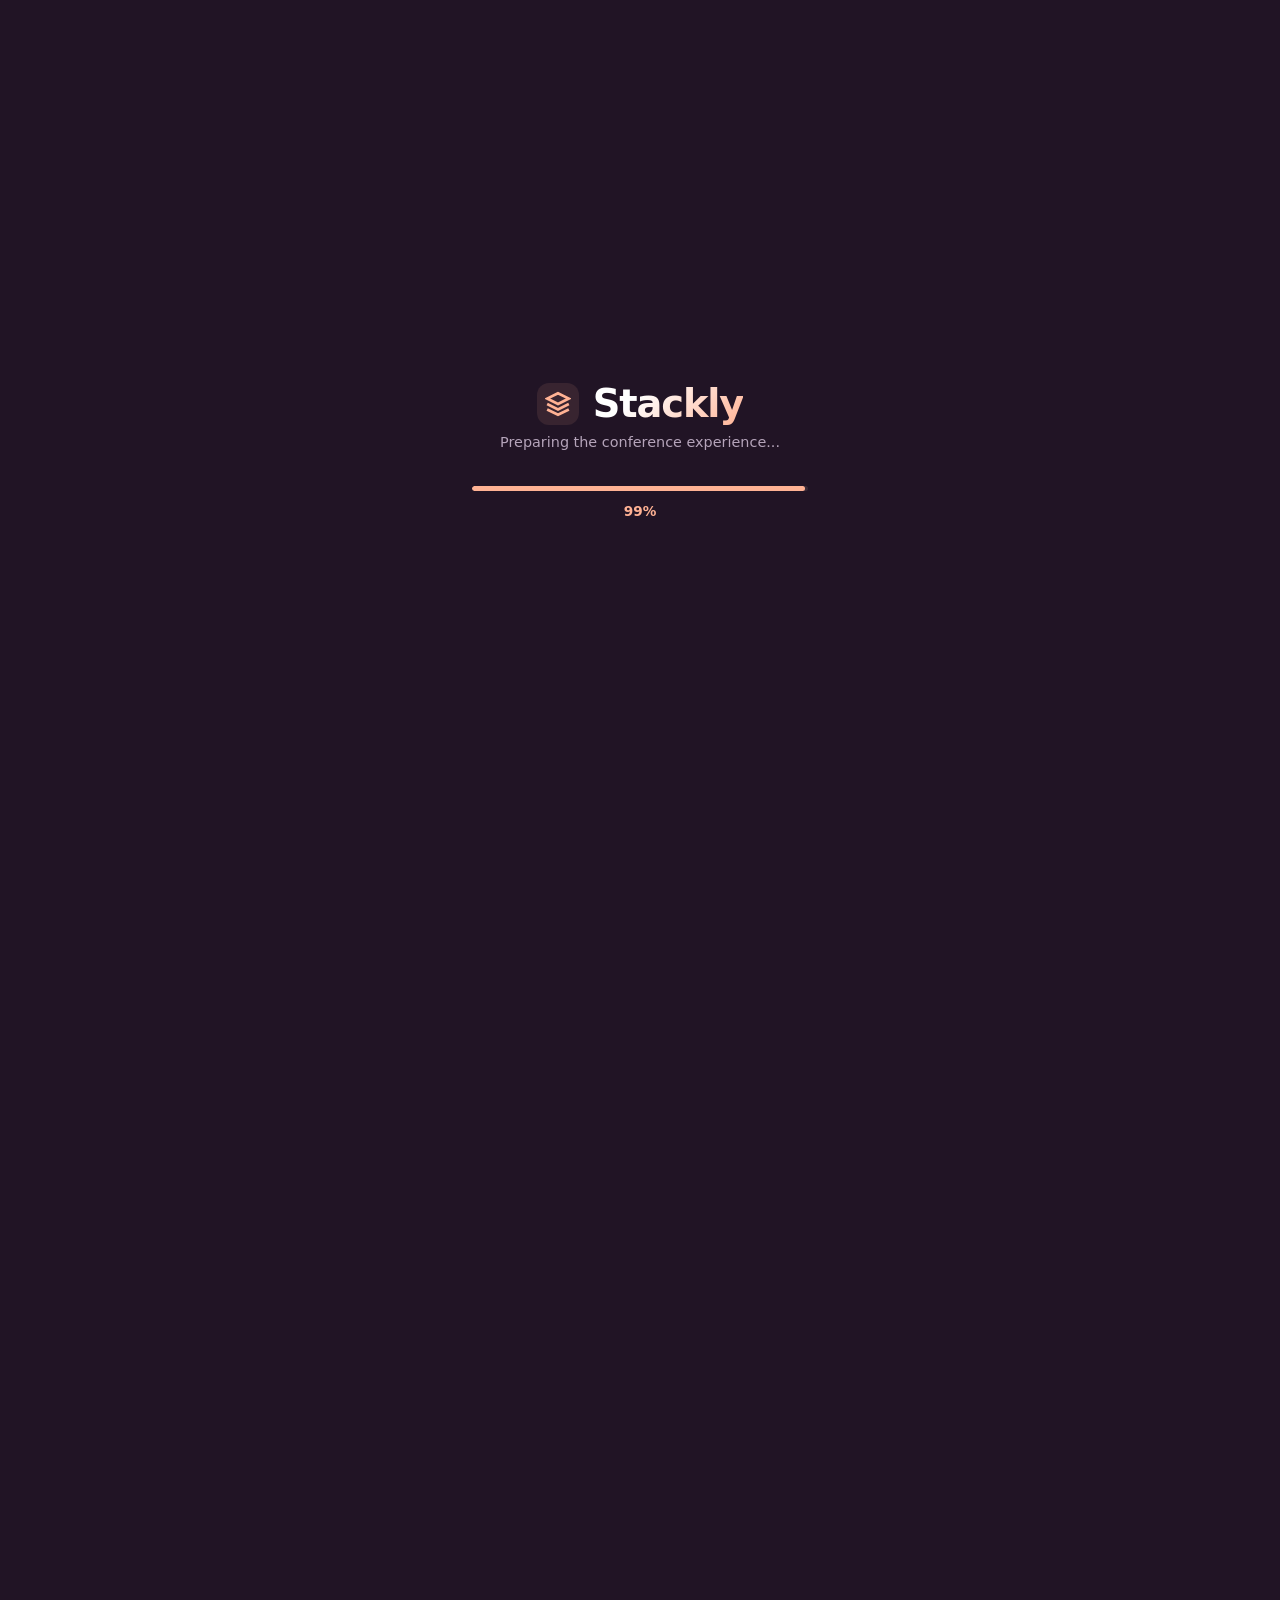
<file: services.html>
<!DOCTYPE html>
<html lang="en">
<head>
    <meta charset="UTF-8">
    <meta name="viewport" content="width=device-width, initial-scale=1.0">
    <title>Stackly - Event Experience</title>
    <link rel="stylesheet" href="style.css">
</head>
<body>
    <!-- Floating Vector Icons Background -->
    <div class="floating-icons-container">
        <svg class="float-icon icon-1" viewBox="0 0 24 24" fill="none" stroke="currentColor" stroke-width="1.5"><path d="M16 18l6-6-6-6M8 6l-6 6 6 6"/></svg>
        <svg class="float-icon icon-2" viewBox="0 0 24 24" fill="none" stroke="currentColor" stroke-width="1.5"><ellipse cx="12" cy="5" rx="9" ry="3"/><path d="M21 12c0 1.66-4 3-9 3s-9-1.34-9-3"/><path d="M3 5v14c0 1.66 4 3 9 3s9-1.34 9-3V5"/></svg>
        <svg class="float-icon icon-3" viewBox="0 0 24 24" fill="none" stroke="currentColor" stroke-width="1.5"><path d="M12 2L2 7l10 5 10-5-10-5zM2 17l10 5 10-5M2 12l10 5 10-5"/></svg>
        <svg class="float-icon icon-4" viewBox="0 0 24 24" fill="none" stroke="currentColor" stroke-width="1.5"><rect x="2" y="2" width="20" height="8" rx="2" ry="2"/><rect x="2" y="14" width="20" height="8" rx="2" ry="2"/><line x1="6" y1="6" x2="6.01" y2="6"/><line x1="6" y1="18" x2="6.01" y2="18"/></svg>
        <svg class="float-icon icon-5" viewBox="0 0 24 24" fill="none" stroke="currentColor" stroke-width="1.5"><path d="M13 2L3 14h9l-1 8 10-12h-9l1-8z"/></svg>
    </div>

    <!-- Preloader Overlay View -->
    <div class="preloader-overlay" id="preloaderOverlay">
        <div class="loader-content">
            <div class="brand-wrapper">
                <div class="brand-logo-loader">
                    <svg viewBox="0 0 24 24" fill="none" stroke="#FFB294" stroke-width="2.5"><path d="M12 2L2 7l10 5 10-5-10-5zM2 17l10 5 10-5M2 12l10 5 10-5"/></svg>
                </div>
                <h1 class="brand-name-loader">Stackly</h1>
            </div>
            <p class="loading-status">Preparing the conference experience...</p>
            <div class="progress-bar-container">
                <div class="progress-bar-fill" id="progressFill"></div>
            </div>
            <div class="percentage" id="percentageText">0%</div>
        </div>
    </div>

    <!-- Main Workspace (Hidden Initially, Revealed Post-Load) -->
    <div class="app-workspace" id="appWorkspace">
        <!-- Floating Transparent Header -->
        <header class="main-header">
            <div class="header-inner">
                <!-- Brand Logo (Img tag references the page loop) -->
                <a href="#" class="logo-link" onclick="window.location.reload(); return false;">
                    <img src="./assests/event and conference logo.webp" alt="Stackly Logo" class="brand-img">
                  
                </a>

                <!-- Responsive Navigation Drawer -->
                <nav class="nav-menu-container" id="navMenuContainer">
                    <ul class="nav-list">
                        <li><a href="index.html" class="nav-item ">Home</a></li>
                        <li><a href="about.html" class="nav-item ">About Us</a></li>
                        <li><a href="services.html" class="nav-item active">Services</a></li>
                        <li><a href="blogs.html" class="nav-item">Blogs</a></li>
                        <li><a href="contact.html" class="nav-item">Contact Us</a></li>
                    </ul>
                </nav>

                <!-- Auth Action Workspace -->
                <div class="auth-wrapper">
                      <a href="login.html" class="auth-navigation-link">
    <button class="auth-btn">Register Pass</button>
</a>
                    <!-- Mobile Hamburger Menu Button -->
                    <button class="hamburger-toggle" id="hamburgerToggle" aria-label="Toggle navigation Menu">
                        <span class="bar bar-top"></span>
                        <span class="bar bar-mid"></span>
                        <span class="bar bar-bot"></span>
                    </button>
                </div>
            </div>
        </header>

        
       
   

   <script>
document.addEventListener("DOMContentLoaded", () => {

    // =========================================================
    // 0. PRELOADER SCROLL LOCK
    // =========================================================
    // Prevent scrolling while the preloader is visible
    document.body.classList.add("preloader-active");


    // =========================================================
    // 1. DOM Elements Mapping
    // =========================================================
    const progressFill = document.getElementById("progressFill");
    const percentageText = document.getElementById("percentageText");
    const preloaderOverlay = document.getElementById("preloaderOverlay");
    const appWorkspace = document.getElementById("appWorkspace");


    // =========================================================
    // 2. Timeline Variables (2 Seconds)
    // =========================================================
    const duration = 2000;
    const intervalTime = 20;
    const totalSteps = duration / intervalTime;
    let currentStep = 0;


    // =========================================================
    // 3. Preloader Progress Loop Execution
    // =========================================================
    const loadingInterval = setInterval(() => {

        currentStep++;

        const progress = Math.min(
            (currentStep / totalSteps) * 100,
            100
        );


        // Update progress bar
        if (progressFill) {
            progressFill.style.width = `${progress}%`;
        }


        // Update percentage
        if (percentageText) {
            percentageText.textContent = `${Math.floor(progress)}%`;
        }


        // =====================================================
        // Loading Complete
        // =====================================================
        if (currentStep >= totalSteps) {

            clearInterval(loadingInterval);


            // Small delay before starting exit animation
            setTimeout(() => {

                // Fade and slightly scale the preloader
                if (preloaderOverlay) {

                    preloaderOverlay.style.opacity = "0";
                    preloaderOverlay.style.transform = "scale(1.03)";
                }


                // Wait for fade animation to complete
                setTimeout(() => {

                    // Remove preloader from display
                    if (preloaderOverlay) {
                        preloaderOverlay.style.display = "none";
                    }


                    // =================================================
                    // ENABLE PAGE SCROLLING
                    // =================================================
                    document.body.classList.remove("preloader-active");
                    document.body.classList.add("preloader-finished");


                    // =================================================
                    // REVEAL MAIN WORKSPACE
                    // =================================================
                    if (appWorkspace) {

                        appWorkspace.style.opacity = "1";

                        // Trigger feature card reveal animation
                        initializeHeroFeatures();
                    }

                }, 500);

            }, 150);
        }

    }, intervalTime);


    // =========================================================
    // 4. Staggered Feature Entry Sequence
    // =========================================================
    function initializeHeroFeatures() {

        const cards = document.querySelectorAll(".feature-card");


        cards.forEach((card, index) => {

            setTimeout(() => {

                card.classList.add("reveal");

            }, (index + 1) * 200);

        });
    }


    // =========================================================
    // 5. Navigation Menu Active & Mobile Toggle Logic
    // =========================================================
    const navItems = document.querySelectorAll(".nav-item");
    const hamburgerToggle = document.getElementById("hamburgerToggle");
    const navMenuContainer = document.getElementById("navMenuContainer");


    // =========================================================
    // Navigation Item Click
    // =========================================================
    navItems.forEach(item => {

        item.addEventListener("click", (e) => {

            // Remove active state from current item
            document
                .querySelector(".nav-item.active")
                ?.classList.remove("active");


            // Add active state to clicked item
            e.currentTarget.classList.add("active");


            // Close mobile navigation
          if (hamburgerToggle && navMenuContainer) {

    hamburgerToggle.classList.remove("open");
    navMenuContainer.classList.remove("open");
    document.body.classList.remove("mobile-menu-open");

}

        });

    });


    // =========================================================
    // 6. Mobile Hamburger Toggle
    // =========================================================
 if (hamburgerToggle && navMenuContainer) {

    hamburgerToggle.addEventListener("click", () => {

        const isOpening = !navMenuContainer.classList.contains("open");

        hamburgerToggle.classList.toggle("open", isOpening);
        navMenuContainer.classList.toggle("open", isOpening);

        /* Blur background + lock scrolling */
        document.body.classList.toggle(
            "mobile-menu-open",
            isOpening
        );

    });

}

});
    </script>


<section class="services-hero-section">
    <div class="services-hero-container">
        
        <!-- Left Column: Architectural Narrative Workspaces -->
        <div class="services-hero-content">
            <span class="services-hero-badge">OUR CAPABILITIES</span>
            
            <!-- Title Words Appear Word-by-Word on Scroll -->
            <h1 class="services-hero-title" id="servicesHeroTitle">Comprehensive Architectural Framework Systems</h1>
            
            <!-- Description Paragraphs Slide in from the Sides with Text-Glow Hover -->
            <div class="services-hero-paragraphs">
                <p class="services-hero-para slide-from-left">
                    We engineer the professional infrastructure required to transform static events into active developer workspaces. Our comprehensive ecosystem provides modular tools, deep interaction pipelines, and localized sandboxes that let enterprise teams build web frameworks safely.
                </p>
                <p class="services-hero-para slide-from-right">
                    From managing thousands of streaming concurrent video Hydration tracks to hosting physical diagnostic lab hackathons, our services ensure accessibility, high fidelity, and zero-latency technical exchanges.
                </p>
            </div>

            <!-- CTA Buttons Rise from the Bottom -->
            <div class="services-hero-cta" id="servicesHeroCta">
                <a href="404.html" class="services-hero-btn btn-peach-filled">Explore Packages</a>
                <a href="404.html" class="services-hero-btn btn-trans-outlined">Custom Request</a>
            </div>
        </div>

        <!-- Right Column: Visual Frame Geometry Showcase -->
        <div class="services-hero-visual" id="servicesVisualFrame">
            <div class="services-hero-glow-blob"></div>
            <div class="services-image-frame-box">
                <img src="./assests/conference 7.webp" alt="Stackly software development workspace systems analysis operations">
            </div>
        </div>

    </div>
</section>

<style>
    /* Base Layout Section Settings */
.services-hero-section {
    width: 100%;
    max-width: 1200px;
    margin: 0 auto;
    padding: 150px 20px 30px 20px; /* Strict 50px Top, 30px Bottom, 20px Side Padding Constraints */
    background: transparent;
    font-family: 'Inter', system-ui, -apple-system, sans-serif;
    overflow: hidden;
    color: #ffffff;
}

.services-hero-container {
    display: grid;
    grid-template-columns: 1.15fr 0.85fr;
    gap: 4.5rem;
    align-items: center;
    width: 100%;
}

/* Left Content Column Configuration */
.services-hero-content {
    display: flex;
    flex-direction: column;
    align-items: flex-start;
}

.services-hero-badge {
    font-size: 0.85rem;
    font-weight: 700;
    color: #ffb294; /* Signature Vivid Peach Accent */
    letter-spacing: 0.15em;
    margin-bottom: 0.8rem;
}

/* Word-by-Word Header Reveal Structure */
.services-hero-title {
    font-size: 3.4rem;
    font-weight: 800;
    line-height: 1.15;
    letter-spacing: -0.04em;
    color: #ffffff;
    margin-bottom: 2rem;
    display: flex;
    flex-wrap: wrap;
    gap: 0 12px;
    overflow: hidden;
}

.services-hero-title span {
    display: inline-block;
    opacity: 0;
    transform: translateY(100%);
    background: linear-gradient(135deg, #ffffff 50%, #ffb294 100%);
    -webkit-background-clip: text;
    -webkit-text-fill-color: transparent;
    transition: opacity 0.5s cubic-bezier(0.16, 1, 0.3, 1), transform 0.5s cubic-bezier(0.16, 1, 0.3, 1);
}

.services-hero-title span.reveal {
    opacity: 1;
    transform: translateY(0);
}

/* Side Sliding Paragraph Layout Formats */
.services-hero-paragraphs {
    display: flex;
    flex-direction: column;
    gap: 1.25rem;
    width: 100%;
    margin-bottom: 2.5rem;
}

.services-hero-para {
    font-size: 1.05rem;
    line-height: 1.65;
    color: #b5a4ba;
    max-width: 560px;
    cursor: default;
    opacity: 0;
    transition: opacity 0.8s cubic-bezier(0.16, 1, 0.3, 1), transform 0.8s cubic-bezier(0.16, 1, 0.3, 1), color 0.3s ease, text-shadow 0.3s ease;
}

/* Initial Directional Vectors for Text Rows */
.services-hero-para.slide-from-left { transform: translateX(-60px); }
.services-hero-para.slide-from-right { transform: translateX(60px); }

.services-hero-para.animate-in {
    opacity: 1;
    transform: translateX(0);
}

/* Interactive Text Glow Hover Effect to Paragraphs */
.services-hero-para:hover {
    color: #ffffff;
    text-shadow: 0 0 12px rgba(255, 255, 255, 0.25);
}

/* Bottom Rising Action CTA Button Groups */
.services-hero-cta {
    display: flex;
    gap: 1.2rem;
    opacity: 0;
    transform: translateY(30px);
    transition: opacity 0.7s cubic-bezier(0.16, 1, 0.3, 1), transform 0.7s cubic-bezier(0.16, 1, 0.3, 1);
}

.services-hero-cta.animate-in {
    opacity: 1;
    transform: translateY(0);
}

.services-hero-btn {
    text-decoration: none;
    padding: 0.9rem 2.2rem;
    font-size: 0.98rem;
    font-weight: 700;
    border-radius: 30px;
    transition: all 0.3s cubic-bezier(0.16, 1, 0.3, 1);
}

.btn-peach-filled {
    background: #ffb294;
    color: #211425;
    box-shadow: 0 6px 20px rgba(255, 178, 148, 0.15);
}

.btn-peach-filled:hover {
    background: #ffffff;
    box-shadow: 0 8px 25px rgba(255, 255, 255, 0.35);
    transform: translateY(-2px);
}

.btn-trans-outlined {
    background: transparent;
    color: #ffffff;
    border: 1.5px solid rgba(255, 255, 255, 0.2);
}

.btn-trans-outlined:hover {
    border-color: #ffb294;
    color: #ffb294;
    box-shadow: 0 0 15px rgba(255, 178, 148, 0.2);
    transform: translateY(-2px);
}

/* Right Column: Visual Frame Geometry Layout */
.services-hero-visual {
    position: relative;
    width: 100%;
    display: flex;
    justify-content: center;
    align-items: center;
    opacity: 0;
    transform: scale(0.95);
    transition: opacity 1s ease-out, transform 1s cubic-bezier(0.16, 1, 0.3, 1);
}

.services-hero-visual.animate-in {
    opacity: 1;
    transform: scale(1);
}

.services-hero-glow-blob {
    position: absolute;
    width: 320px;
    height: 320px;
    background: radial-gradient(circle, rgba(255, 178, 148, 0.08) 0%, rgba(33, 20, 37, 0) 70%);
    z-index: 1;
    pointer-events: none;
}

.services-image-frame-box {
    position: relative;
    width: 100%;
    max-width: 400px;
    aspect-ratio: 4 / 5;
    border-radius: 28px;
    overflow: hidden;
    z-index: 2;
    border: 1.5px solid rgba(255, 178, 148, 0.12);
    box-shadow: 0 25px 55px rgba(0, 0, 0, 0.4);
    background: #150d17;
    transition: transform 0.4s cubic-bezier(0.16, 1, 0.3, 1), border-color 0.4s ease, box-shadow 0.4s ease;
}

.services-image-frame-box img {
    width: 100%;
    height: 100%;
    object-fit: cover;
    display: block;
    filter: brightness(0.8) contrast(1.02);
    transition: transform 0.6s cubic-bezier(0.16, 1, 0.3, 1);
}

/* Frame Hover Actions & Glowing Overlay Filters */
.services-image-frame-box:hover {
    transform: translateY(-4px);
    border-color: #ffb294;
    box-shadow: 0 0 35px rgba(255, 178, 148, 0.3);
}

.services-image-frame-box:hover img {
    transform: scale(1.03);
}

/* Comprehensive Responsive Systems Grid (Strict 20px Side Padding) */
@media (max-width: 992px) {
    .services-hero-container {
        grid-template-columns: 1fr;
        gap: 4rem;
        text-align: center;
    }
    .services-hero-content { align-items: center; }
    .services-hero-title { justify-content: center; font-size: 2.8rem; }
    .services-hero-para { margin: 0 auto; }
    .services-hero-cta { justify-content: center; }
    .services-image-frame-box { max-width: 340px; aspect-ratio: 1 / 1; border-radius: 24px; } /* Adapts neatly to a square aspect grid on tablet viewports */
}

@media (max-width: 576px) {
    .services-hero-section { padding: 130px 20px 20px 20px; }
    .services-hero-title { font-size: 2.1rem; gap: 0 8px; }
    .services-image-frame-box { max-width: 280px; }
    .services-hero-cta { width: 100%; flex-direction: column; gap: 0.8rem; }
    .services-hero-btn { text-align: center; width: 100%; }
    /* Reconvert side sliders to vertical animations to handle mobile spacing flow neatly */
    .services-hero-para.slide-from-left, 
    .services-hero-para.slide-from-right { transform: translateY(30px); }
}

</style>

<script>
    document.addEventListener("DOMContentLoaded", () => {
    // 1. Text Parsing Engine: Segments headline string into discrete animatable word tokens
    const heroTitleBlock = document.getElementById("servicesHeroTitle");
    if (heroTitleBlock) {
        const words = heroTitleBlock.textContent.split(" ");
        heroTitleBlock.textContent = ""; 
        
        words.forEach(word => {
            const span = document.createElement("span");
            span.textContent = word;
            heroTitleBlock.appendChild(span);
        });
    }

    // Capture component element instances
    const scrollContainerHost = document.querySelector(".content-body") || window;
    const splitWordsSpans = document.querySelectorAll(".services-hero-title span");
    const narrativeParagraphs = document.querySelectorAll(".services-hero-para");
    const actionsCtaBlock = document.getElementById("servicesHeroCta");
    const visualSideBox = document.getElementById("servicesVisualFrame");

    function executeServicesScrollObserver() {
        const structuralTriggerPointLine = window.innerHeight * 0.92;

        // Word-by-word title expand reveal sequence trigger
        splitWordsSpans.forEach((span, index) => {
            const rect = span.getBoundingClientRect();
            if (rect.top < structuralTriggerPointLine) {
                setTimeout(() => {
                    span.classList.add("reveal");
                }, index * 95);
            }
        });

        // Parallel horizontal slide animation reveal triggers for paragraph blocks
        narrativeParagraphs.forEach((para, index) => {
            const rect = para.getBoundingClientRect();
            if (rect.top < structuralTriggerPointLine) {
                setTimeout(() => {
                    para.classList.add("animate-in");
                }, 150 * (index + 1));
            }
        });

        // Bottom vertical rise action buttons trigger reveal execution
        if (actionsCtaBlock) {
            const rect = actionsCtaBlock.getBoundingClientRect();
            if (rect.top < structuralTriggerPointLine || (document.body.scrollHeight <= window.innerHeight)) {
                setTimeout(() => {
                    actionsCtaBlock.classList.add("animate-in");
                }, 450);
            }
        }

        // Graphic squircle showcase card reveal trigger pass
        if (visualSideBox) {
            const rect = visualSideBox.getBoundingClientRect();
            if (rect.top < structuralTriggerPointLine || (document.body.scrollHeight <= window.innerHeight)) {
                setTimeout(() => {
                    visualSideBox.classList.add("animate-in");
                }, 200);
            }
        }
    }

    // Bind scroll execution tracking loops across both container channels
    scrollContainerHost.addEventListener("scroll", executeServicesScrollObserver);
    window.addEventListener("scroll", executeServicesScrollObserver);
    
    // Safety check execution pass to force trigger checks on mount instantly
    setTimeout(executeServicesScrollObserver, 400);
});

</script>



<section class="services-matrix-section">
    <!-- Word-by-Word Scroll Triggered Section Header -->
    <h2 class="services-matrix-title" id="servicesGridTitle">Our Premium Event Capabilities</h2>

    <!-- Asymmetric Creative Grid Matrix System -->
    <div class="services-mosaic-grid">
        
        <!-- Service Block 1 -->
        <div class="service-mosaic-card reveal-card">
            <div class="mosaic-image-wrapper">
                <img src="./assests/conference 1.webp" alt="Immersive Stage Setup & Lighting">
                <div class="mosaic-card-badge">STAGE ARCHITECTURE</div>
            </div>
            <div class="mosaic-info-wrapper">
                <h3>Immersive Keynote Arenas</h3>
                <p>We craft high-fidelity physical stage formats featuring custom micro-interactions, panoramic projection systems, and responsive atmospheric neon framework setups.</p>
                <a href="404.html" class="mosaic-action-link">Explore Package &rarr;</a>
            </div>
        </div>

        <!-- Service Block 2 -->
        <div class="service-mosaic-card reveal-card">
            <div class="mosaic-image-wrapper">
                <img src="./assests/conference 3.webp" alt="Technical Workshop Labs">
                <div class="mosaic-card-badge">PRODUCTION RUNTIMES</div>
            </div>
            <div class="mosaic-info-wrapper">
                <h3>Diagnostic Lab Workspaces</h3>
                <p>Deploy localized high-throughput hardware sandboxes, sub-millisecond hydration tests, and zero-trust isolated script execution clusters for real-time hackathons.</p>
                <a href="404.html" class="mosaic-action-link">Explore Package &rarr;</a>
            </div>
        </div>

        <!-- Service Block 3 -->
        <div class="service-mosaic-card reveal-card">
            <div class="mosaic-image-wrapper">
                <img src="./assests/conference 5.webp" alt="Global Network Event Arena">
                <div class="mosaic-card-badge">B2B ENGAGEMENT</div>
            </div>
            <div class="mosaic-info-wrapper">
                <h3>Elite Networking Arenas</h3>
                <p>Construct structured interaction pipelines, round-table engineering hubs, and collaborative spaces designed to securely connect 5,000+ software architects.</p>
                <a href="404.html" class="mosaic-action-link">Explore Package &rarr;</a>
            </div>
        </div>

    </div>
</section>

<style>
    /* Base Canvas Section Settings */
.services-matrix-section {
    width: 100%;
    max-width: 1200px;
    margin: 0 auto;
    padding: 50px 20px 30px 20px; /* Strict 50px Top, 30px Bottom, 20px Side Padding Constraints */
    background: transparent;
    font-family: 'Inter', system-ui, -apple-system, sans-serif;
    overflow: hidden;
    color: #ffffff;
}

/* Word-by-Word Header Reveal Formatting */
.services-matrix-title {
    font-size: 2.6rem;
    font-weight: 800;
    line-height: 1.15;
    letter-spacing: -0.04em;
    color: #ffffff;
    text-transform: uppercase;
    text-align: center;
    margin-bottom: 4rem;
    display: flex;
    flex-wrap: wrap;
    justify-content: center;
    gap: 0 12px;
}

.services-matrix-title span {
    display: inline-block;
    opacity: 0;
    transform: translateY(20px);
    background: linear-gradient(135deg, #ffffff 60%, #ffb294 100%);
    -webkit-background-clip: text;
    -webkit-text-fill-color: transparent;
    transition: opacity 0.5s cubic-bezier(0.16, 1, 0.3, 1), transform 0.5s cubic-bezier(0.16, 1, 0.3, 1);
}

.services-matrix-title span.reveal {
    opacity: 1;
    transform: translateY(0);
}

/* Asymmetric Creative Mosaic Layout Grid Mapping */
.services-mosaic-grid {
    display: grid;
    grid-template-columns: repeat(12, 1fr);
    gap: 2rem;
    width: 100%;
}

/* Custom width remapping for an elegant, creative asymmetric flow */
.services-mosaic-grid .service-mosaic-card:nth-child(1) { grid-column: span 4; }
.services-mosaic-grid .service-mosaic-card:nth-child(2) { grid-column: span 4; }
.services-mosaic-grid .service-mosaic-card:nth-child(3) { grid-column: span 4; }

/* Structural Card Blueprint Definitions */
.service-mosaic-card {
    background: rgba(33, 20, 37, 0.5); /* Deep translucent plum fill base */
    border: 1.5px solid rgba(255, 178, 148, 0.04); /* Soft Peach outline boundary border */
    border-radius: 24px;
    overflow: hidden;
    display: flex;
    flex-direction: column;
    box-shadow: 0 15px 35px rgba(0, 0, 0, 0.25);
    
    /* Scroll Trigger Initializations: Loaded sequentially one-by-one */
    opacity: 0;
    transform: translateY(35px);
    transition: opacity 0.5s ease, transform 0.6s cubic-bezier(0.16, 1, 0.3, 1), border-color 0.4s ease, box-shadow 0.4s ease, background 0.4s ease;
}

.service-mosaic-card.animate-in {
    opacity: 1;
    transform: translateY(0);
}

/* Overlapping Geometric Image Wrapper Layout */
.mosaic-image-wrapper {
    position: relative;
    width: 100%;
    aspect-ratio: 16 / 11;
    overflow: hidden;
    background: #150d18;
    border-bottom: 1px solid rgba(255, 255, 255, 0.03);
}

.mosaic-image-wrapper img {
    width: 100%;
    height: 100%;
    object-fit: cover;
    display: block;
    filter: brightness(0.7) contrast(1.02);
    transition: transform 0.6s cubic-bezier(0.16, 1, 0.3, 1), filter 0.4s ease;
}

/* Glassmorphic Content Badges */
.mosaic-card-badge {
    position: absolute;
    top: 1.25rem;
    left: 1.25rem;
    background: rgba(33, 20, 37, 0.75);
    backdrop-filter: blur(8px);
    -webkit-backdrop-filter: blur(8px);
    border: 1px solid rgba(255, 178, 148, 0.2);
    color: #ffb294; /* Peach Accent Token */
    font-size: 0.7rem;
    font-weight: 700;
    padding: 0.4rem 0.8rem;
    border-radius: 30px;
    letter-spacing: 0.06em;
    z-index: 3;
}

/* Content Text Blocks Configuration */
.mosaic-info-wrapper {
    padding: 2rem;
    display: flex;
    flex-direction: column;
    flex: 1;
}

.mosaic-info-wrapper h3 {
    font-size: 1.35rem;
    font-weight: 700;
    line-height: 1.3;
    color: #ffffff;
    margin-bottom: 0.75rem;
    letter-spacing: -0.02em;
    transition: color 0.3s ease;
}

.mosaic-info-wrapper p {
    font-size: 0.95rem;
    line-height: 1.6;
    color: #b5a4ba;
    margin-bottom: 1.8rem;
    flex: 1;
    transition: color 0.3s ease;
}

/* Action CTA Routing Links */
.mosaic-action-link {
    text-decoration: none;
    align-self: flex-start;
    color: #ffb294;
    font-size: 0.92rem;
    font-weight: 700;
    transition: color 0.3s ease, transform 0.3s ease;
}

/* Hover Actions & High-Fidelity Glow Filters requested */
.service-mosaic-card:hover {
    border-color: #ffb294;
    background: rgba(49, 24, 54, 0.7);
    box-shadow: 0 0 35px rgba(255, 178, 148, 0.25);
    transform: translateY(-5px);
}

.service-mosaic-card:hover .mosaic-image-wrapper img {
    transform: scale(1.04);
    filter: brightness(0.85) contrast(1.02);
}

.service-mosaic-card:hover .mosaic-info-wrapper h3 {
    color: #ffb294;
}

.service-mosaic-card:hover .mosaic-info-wrapper p {
    color: #ffffff;
}

.service-mosaic-card:hover .mosaic-action-link {
    color: #ffffff;
    transform: translateX(4px);
}

/* Fluid Layout Responsive Adaptations (Preserving 20px side margins) */
@media (max-width: 1024px) {
    .services-mosaic-grid .service-mosaic-card:nth-child(1),
    .services-mosaic-grid .service-mosaic-card:nth-child(2) { grid-column: span 6; }
    .services-mosaic-grid .service-mosaic-card:nth-child(3) { grid-column: span 12; } /* Spans full bottom row elegantly on medium screens */
}

@media (max-width: 680px) {
    .services-matrix-section { padding: 40px 20px 20px 20px; }
    .services-mosaic-grid { display: flex; flex-direction: column; gap: 1.5rem; }
    .services-matrix-title { font-size: 2rem; margin-bottom: 2.5rem; }
    .mosaic-info-wrapper { padding: 1.5rem; }
    .mosaic-info-wrapper h3 { font-size: 1.2rem; }
    .mosaic-info-wrapper p { font-size: 0.9rem; margin-bottom: 1.25rem; }
}

</style>

<script>
    document.addEventListener("DOMContentLoaded", () => {
    // 1. Text Parsing Engine: Split header string array into animatable words on scroll
    const headerTitleBlock = document.getElementById("servicesGridTitle");
    if (headerTitleBlock) {
        const words = headerTitleBlock.textContent.split(" ");
        headerTitleBlock.textContent = ""; 
        
        words.forEach(word => {
            const span = document.createElement("span");
            span.textContent = word;
            headerTitleBlock.appendChild(span);
        });
    }

    // Capture localized page scrolling frame layouts
    const scrollContainerHost = document.querySelector(".content-body") || window;
    const splitTitleWords = document.querySelectorAll(".services-matrix-title span");
    const mosaicCardsList = document.querySelectorAll(".service-mosaic-card");

    function executeServicesGridScrollObserver() {
        const triggerBoundsLine = window.innerHeight * 0.92;

        // Word-by-word section title reveal loop
        splitTitleWords.forEach((span, index) => {
            const rect = span.getBoundingClientRect();
            if (rect.top < triggerBoundsLine) {
                setTimeout(() => {
                    span.classList.add("reveal");
                }, index * 95);
            }
        });

        // Mosaic layouts cards fade in one-by-one sequentially on scroll trigger
        mosaicCardsList.forEach((card, index) => {
            const rect = card.getBoundingClientRect();
            if (rect.top < triggerBoundsLine) {
                setTimeout(() => {
                    card.classList.add("animate-in");
                }, index * 140); // 140ms sequential stride gaps
            }
        });
    }

    // Attach tracking observers to scrolling paths
    scrollContainerHost.addEventListener("scroll", executeServicesGridScrollObserver);
    window.addEventListener("scroll", executeServicesGridScrollObserver);
    
    // Safety check initialization execution pass
    setTimeout(executeServicesGridScrollObserver, 400);
});

</script>

<section class="openmic-section">
    <div class="openmic-container">
        
        <!-- Left Column: Portrait Showcase with Tech Speaker Profile Labeling -->
        <div class="openmic-visual-side">
            <div class="portrait-card-wrapper">
                <img src="./assests/devon mill.webp" alt="Tech Conference Keynote Speaker">
                
                <!-- Floating Info Card matching the layout bottom labeling -->
                <div class="portrait-profile-meta">
                    <h4 class="profile-name">David Vance</h4>
                    <p class="profile-details">San Francisco – Principal Systems Architect</p>
                </div>
            </div>
        </div>

        <!-- Right Column: Context Narratives & Domain-Specific Content -->
        <div class="openmic-content-side">
            <span class="openmic-tagline">OPEN MIC / CALL FOR SPEAKERS</span>
            
            <!-- Title Words Appear Word-by-Word on Scroll -->
            <h2 class="openmic-title" id="openmicTitle">Want to be a stackly speaker?</h2>
            
            <!-- Paragraph Elements Slide In From the Sides -->
            <div class="openmic-paragraphs-group">
                <p class="openmic-para slide-from-left">
                    Submitting talk proposals online according to session track availability. When the keynote slots fill out you can apply for lightning mic panels. Reviewing structural abstracts online according to compliance criteria.
                </p>
                <p class="openmic-para slide-from-right">
                    When the workshop tracks run out you can claim a sandbox demo booth slot instead to display your open-web framework.
                </p>
            </div>
        </div>

    </div>
</section>

<style>
    /* Base Canvas Section Settings */
.openmic-section {
    width: 100%;
    max-width: 1200px;
    margin: 0 auto;
    padding: 50px 20px 30px 20px; /* Strict 50px Top, 30px Bottom, 20px Side Padding Constraints */
    background: transparent;
    font-family: 'Inter', system-ui, -apple-system, sans-serif;
    overflow: hidden;
    color: #ffffff;
}

.openmic-container {
    display: grid;
    grid-template-columns: 0.9fr 1.1fr;
    gap: 4.5rem;
    align-items: center;
    width: 100%;
}

/* Left Column: Portrait Showcase Architecture */
.openmic-visual-side {
    position: relative;
    width: 100%;
    display: flex;
    justify-content: center;
    align-items: center;
}

.portrait-card-wrapper {
    position: relative;
    width: 100%;
    max-width: 440px;
    aspect-ratio: 16 / 10; /* Clean widescreen landscape geometry matching reference image proportions */
    border-radius: 16px;
    overflow: hidden;
    border: 1px solid rgba(255, 178, 148, 0.08);
    box-shadow: 0 20px 45px rgba(0, 0, 0, 0.35);
    background: #140816;
    transition: transform 0.4s cubic-bezier(0.16, 1, 0.3, 1), border-color 0.4s ease, box-shadow 0.4s ease;
}

.portrait-card-wrapper img {
    width: 100%;
    height: 100%;
    object-fit: cover;
    display: block;
    filter: brightness(0.65) grayscale(0.3); /* Replicates the low-key contrast filter mood from reference */
    transition: transform 0.6s ease, filter 0.4s ease;
}

/* Bottom Label Elements matching portrait typography layout */
.portrait-profile-meta {
    position: absolute;
    bottom: 0;
    left: 0;
    width: 100%;
    padding: 1.5rem;
    background: linear-gradient(to top, rgba(12, 7, 16, 0.95) 0%, rgba(12, 7, 16, 0) 100%);
    text-align: left;
    z-index: 3;
}

.profile-name {
    font-size: 1.2rem;
    font-weight: 700;
    color: #ffffff;
    margin-bottom: 0.2rem;
    letter-spacing: -0.01em;
    transition: color 0.3s ease;
}

.profile-details {
    font-size: 0.85rem;
    color: #b5a4ba;
    font-weight: 500;
}

/* Portrait Card Active Hover Glow Actions */
.portrait-card-wrapper:hover {
    transform: translateY(-4px);
    border-color: #ffb294; /* Vivid Peach focus framework accent */
    box-shadow: 0 0 35px rgba(255, 178, 148, 0.25);
}

.portrait-card-wrapper:hover img {
    transform: scale(1.02);
    filter: brightness(0.85) grayscale(0);
}

.portrait-card-wrapper:hover .profile-name {
    color: #ffb294;
}

/* Right Content Column Configuration */
.openmic-content-side {
    display: flex;
    flex-direction: column;
    align-items: flex-start;
    text-align: left;
}

.openmic-tagline {
    font-size: 0.8rem;
    font-weight: 700;
    color: #ffb294;
    letter-spacing: 0.15em;
    margin-bottom: 0.8rem;
    text-transform: uppercase;
}

/* Word-by-Word Title Reveal Structure */
.openmic-title {
    font-size: 2.8rem;
    font-weight: 800;
    line-height: 1.15;
    letter-spacing: -0.03em;
    color: #ffffff;
    margin-bottom: 2rem;
    text-transform: uppercase; /* Capitalized header format matching reference screenshot rules */
    display: flex;
    flex-wrap: wrap;
    gap: 0 12px;
}

.openmic-title span {
    display: inline-block;
    opacity: 0;
    transform: translateY(100%);
    background: linear-gradient(135deg, #ffffff 60%, #ffb294 100%);
    -webkit-background-clip: text;
    -webkit-text-fill-color: transparent;
    transition: opacity 0.5s cubic-bezier(0.16, 1, 0.3, 1), transform 0.5s cubic-bezier(0.16, 1, 0.3, 1);
}

.openmic-title span.reveal {
    opacity: 1;
    transform: translateY(0);
}

/* Side Sliding Paragraph Layout Frames */
.openmic-paragraphs-group {
    display: flex;
    flex-direction: column;
    gap: 1.5rem;
    width: 100%;
}

.openmic-para {
    font-size: 1.05rem;
    line-height: 1.65;
    color: #b5a4ba;
    max-width: 580px;
    cursor: default;
    opacity: 0;
    transition: opacity 0.8s cubic-bezier(0.16, 1, 0.3, 1), transform 0.8s cubic-bezier(0.16, 1, 0.3, 1), color 0.3s ease, text-shadow 0.3s ease;
}

/* Initial Directional States for Text Rows */
.openmic-para.slide-from-left { transform: translateX(-60px); }
.openmic-para.slide-from-right { transform: translateX(60px); }

.openmic-para.animate-in {
    opacity: 1;
    transform: translateX(0);
}

/* Interactive Text Glow Hover Effect to Paragraphs */
.openmic-para:hover {
    color: #ffffff;
    text-shadow: 0 0 12px rgba(255, 255, 255, 0.25);
}

/* Fluid Layout Responsive Matrix (Strict 20px margins preserved) */
@media (max-width: 992px) {
    .openmic-container {
        grid-template-columns: 1fr;
        gap: 4rem;
        text-align: center;
    }
    .openmic-visual-side { order: 2; }
    .openmic-content-side { order: 1; align-items: center; }
    .openmic-title { justify-content: center; font-size: 2.2rem; }
    .portrait-card-wrapper { max-width: 380px; }
    .portrait-profile-meta { text-align: center; }
}

@media (max-width: 576px) {
    .openmic-section { padding: 40px 20px 20px 20px; }
    .openmic-title { font-size: 1.8rem; gap: 0 8px; }
    .portrait-card-wrapper { max-width: 290px; }
    .openmic-para { font-size: 0.95rem; }
    .openmic-para.slide-from-left, 
    .openmic-para.slide-from-right { transform: translateY(30px); } /* Safe vertical arrival swap for mobile stacks */
}

</style>

<script>
    document.addEventListener("DOMContentLoaded", () => {
    // 1. Text Parsing Engine: Segments headline string into discrete animatable word tokens
    const openmicTitle = document.getElementById("openmicTitle");
    if (openmicTitle) {
        const words = openmicTitle.textContent.split(" ");
        openmicTitle.textContent = ""; 
        
        words.forEach(word => {
            const span = document.createElement("span");
            span.textContent = word;
            openmicTitle.appendChild(span);
        });
    }

    // Capture localized page scrolling frame layouts
    const scrollContainerHost = document.querySelector(".content-body") || window;
    const splitTitleWords = document.querySelectorAll(".openmic-title span");
    const narrativeParagraphs = document.querySelectorAll(".openmic-para");

    function executeOpenMicScrollObserver() {
        const triggerBoundsLine = window.innerHeight * 0.92;

        // Word-by-word title reveal sequence trigger
        splitTitleWords.forEach((span, index) => {
            const rect = span.getBoundingClientRect();
            if (rect.top < triggerBoundsLine) {
                setTimeout(() => {
                    span.classList.add("reveal");
                }, index * 95);
            }
        });

        // Parallel horizontal slide animation reveal triggers for paragraphs
        narrativeParagraphs.forEach((para, index) => {
            const rect = para.getBoundingClientRect();
            if (rect.top < triggerBoundsLine) {
                setTimeout(() => {
                    para.classList.add("animate-in");
                }, 150 * (index + 1));
            }
        });
    }

    // Attach tracking observers to scrolling layout channels
    scrollContainerHost.addEventListener("scroll", executeOpenMicScrollObserver);
    window.addEventListener("scroll", executeOpenMicScrollObserver);
    
    // Safety check verification pass to force trigger checks on mount instantly
    setTimeout(executeOpenMicScrollObserver, 400);
});

</script>

<section class="about-cta-banner-fullwidth">
    <!-- Moving Abstract Geometric Tech Backdrop -->
    <div class="banner-mesh-backdrop"></div>

    <div class="banner-alignment-container">
        <!-- Left Side: 2 Lines of Content Narrative -->
        <div class="banner-narrative-block">
            <!-- Line 1: Word-by-Word Scroll Revealed Title -->
            <h2 class="banner-title" id="bannerCtaTitle">Ready to Architecture the Future?</h2>
            
            <!-- Line 2: Word-by-Word Scroll Revealed Description Subtitle -->
            <p class="banner-subtitle" id="bannerCtaSubtitle">Claim your enterprise access badge today and join 5,000+ software creators.</p>
        </div>

        <!-- Right Side: Dual Actions Sliding from the Sides -->
        <div class="banner-actions-block" id="bannerActionsBlock">
            <a href="404.html" class="banner-btn btn-slide-left">Get Tickets</a>
            <a href="404.html" class="banner-btn btn-slide-right">View Schedule</a>
        </div>
    </div>
</section>

<style>
    /* Edge-to-Edge Full-Width Breakout Banner Wrapper */
.about-cta-banner-fullwidth {
    position: relative;
    width: 100vw;
    left: 50%;
    right: 50%;
    margin-left: -50vw;
    margin-right: -50vw;
    
    /* Padding settings: Strict 50px top, 30px bottom, with 2rem side edge safety clearance */
    padding: 50px 2rem 30px 2rem; 
    
    background: linear-gradient(135deg, #170d1a 0%, #311836 50%, #170d1a 100%);
    border-top: 1px solid rgba(255, 178, 148, 0.08);
    border-bottom: 1px solid rgba(255, 178, 148, 0.08);
    box-shadow: 0 15px 40px rgba(0, 0, 0, 0.3);
    overflow: hidden;
    font-family: 'Inter', system-ui, -apple-system, sans-serif;
    color: #ffffff;
}

/* Background Highlight Radial Canvas Layer */
.banner-mesh-backdrop {
    position: absolute;
    top: 0;
    left: 0;
    width: 100%;
    height: 100%;
    background-image: radial-gradient(circle at 80% 50%, rgba(255, 178, 148, 0.06) 0%, transparent 60%);
    pointer-events: none;
    z-index: 1;
}

/* Internal Inner Content Alignment Shield */
.banner-alignment-container {
    position: relative;
    z-index: 2;
    max-width: 1200px;
    margin: 0 auto;
    display: grid;
    grid-template-columns: 1.3fr 0.7fr;
    gap: 3rem;
    align-items: center;
    width: 100%;
}

/* Left Narrative Block (2 Lines) Layout */
.banner-narrative-block {
    display: flex;
    flex-direction: column;
    align-items: flex-start;
    text-align: left;
}

/* Line 1: Word-by-Word Title Wrapper Styles */
.banner-title {
    font-size: 2.5rem;
    font-weight: 800;
    line-height: 1.2;
    letter-spacing: -0.03em;
    margin-bottom: 0.8rem;
    display: flex;
    flex-wrap: wrap;
    gap: 0 10px;
    cursor: default;
    transition: text-shadow 0.3s ease;
}

/* Line 2: Word-by-Word Subtitle Wrapper Styles */
.banner-subtitle {
    font-size: 1.1rem;
    line-height: 1.5;
    color: #b5a4ba;
    display: flex;
    flex-wrap: wrap;
    gap: 0 6px;
    cursor: default;
    transition: color 0.3s ease;
}

/* Universal Text Word Reveal Animation Configurations */
.banner-title span,
.banner-subtitle span {
    display: inline-block;
    opacity: 0;
    transform: translateY(15px);
    transition: opacity 0.5s cubic-bezier(0.16, 1, 0.3, 1), transform 0.5s cubic-bezier(0.16, 1, 0.3, 1);
}

.banner-title span {
    background: linear-gradient(135deg, #ffffff 60%, #ffb294 100%);
    -webkit-background-clip: text;
    -webkit-text-fill-color: transparent;
}

.banner-title span.reveal,
.banner-subtitle span.reveal {
    opacity: 1;
    transform: translateY(0);
}

/* Hover Content Glow Effect */
.banner-title:hover {
    text-shadow: 0 0 20px rgba(255, 178, 148, 0.35);
}

.banner-subtitle:hover {
    color: #ffffff;
}

/* Right Side Actions Layout Structure */
.banner-actions-block {
    display: flex;
    gap: 1rem;
    justify-content: flex-end;
    width: 100%;
}

.banner-btn {
    text-decoration: none;
    padding: 0.85rem 2rem;
    font-size: 0.95rem;
    font-weight: 700;
    border-radius: 50px;
    white-space: nowrap;
    opacity: 0;
    transition: opacity 0.7s cubic-bezier(0.16, 1, 0.3, 1), transform 0.7s cubic-bezier(0.16, 1, 0.3, 1), background-color 0.3s ease, border-color 0.3s ease, box-shadow 0.3s ease;
}

/* CTA Buttons Slide-In Direction Frames */
.banner-btn.btn-slide-left { transform: translateX(-50px); background: #ffb294; color: #211425; }
.banner-btn.btn-slide-right { transform: translateX(50px); background: transparent; color: #ffffff; border: 1.5px solid rgba(255, 255, 255, 0.2); }

/* Animation Ready Revelations */
.banner-actions-block.animate-in .banner-btn {
    opacity: 1;
    transform: translateX(0);
}

/* CTA Button Active Hover Enhancements */
.btn-slide-left:hover {
    background: #ffffff;
    box-shadow: 0 8px 25px rgba(255, 255, 255, 0.35);
    transform: translateY(-2px);
}

.btn-slide-right:hover {
    border-color: #ffb294;
    color: #ffb294;
    box-shadow: 0 0 15px rgba(255, 178, 148, 0.2);
    transform: translateY(-2px);
}

/* Responsive Scaling Breakpoints Matrix (Strict 20px side margin preservation) */
@media (max-width: 992px) {
    .banner-alignment-container {
        grid-template-columns: 1fr;
        gap: 2.5rem;
        text-align: center;
    }
    .banner-narrative-block { align-items: center; }
    .banner-title, .banner-subtitle { justify-content: center; }
    .banner-actions-block { justify-content: center; }
    .banner-title { font-size: 2.1rem; }
}

@media (max-width: 576px) {
    .about-cta-banner-fullwidth { padding: 40px 20px 25px 20px; }
    .banner-title { font-size: 1.8rem; }
    .banner-subtitle { font-size: 0.95rem; }
    .banner-actions-block { flex-direction: column; width: 100%; gap: 0.8rem; }
    .banner-btn { text-align: center; width: 100%; }
    /* Reconvert horizontal slider shifts to clean vertical transitions for mobile stacks */
    .banner-btn.btn-slide-left, .banner-btn.btn-slide-right { transform: translateY(30px); }
}

</style>

<script>
    document.addEventListener("DOMContentLoaded", () => {
    // 1. Title Segmentation Engine (Word-by-word title processing)
    const titleBlock = document.getElementById("bannerCtaTitle");
    if (titleBlock) {
        const words = titleBlock.textContent.split(" ");
        titleBlock.textContent = ""; 
        words.forEach(word => {
            const span = document.createElement("span");
            span.textContent = word;
            titleBlock.appendChild(span);
        });
    }

    // 2. Subtitle Segmentation Engine (Word-by-word paragraph processing)
    const subtitleBlock = document.getElementById("bannerCtaSubtitle");
    if (subtitleBlock) {
        const words = subtitleBlock.textContent.split(" ");
        subtitleBlock.textContent = ""; 
        words.forEach(word => {
            const span = document.createElement("span");
            span.textContent = word;
            subtitleBlock.appendChild(span);
        });
    }

    // Capture localized scrolling shell tracking variables
    const scrollContainer = document.querySelector(".content-body") || window;
    
    const bannerTitleSpans = document.querySelectorAll(".banner-title span");
    const bannerSubtitleSpans = document.querySelectorAll(".banner-subtitle span");
    const actionsWrapper = document.getElementById("bannerActionsBlock");

    function executeBannerCtaScrollObserver() {
        const triggerPointHeight = window.innerHeight * 0.92;

        // Line 1: Word-by-word headline reveal trigger
        bannerTitleSpans.forEach((span, index) => {
            const rect = span.getBoundingClientRect();
            if (rect.top < triggerPointHeight) {
                setTimeout(() => {
                    span.classList.add("reveal");
                }, index * 90);
            }
        });

        // Line 2: Word-by-word subtitle description reveal trigger
        bannerSubtitleSpans.forEach((span, index) => {
            const rect = span.getBoundingClientRect();
            if (rect.top < triggerPointHeight) {
                // Add initial operational latency offset delay so subtitle waits for title to commence mapping
                setTimeout(() => {
                    span.classList.add("reveal");
                }, (index * 60) + 300);
            }
        });

        // Buttons side glide triggers
        if (actionsWrapper) {
            const rect = actionsWrapper.getBoundingClientRect();
            // Force active visibility state if block rolls in view or layout spacing restricts tracking loops
            if (rect.top < triggerPointHeight || (document.body.scrollHeight <= window.innerHeight)) {
                setTimeout(() => {
                    actionsWrapper.classList.add("animate-in");
                }, 400);
            }
        }
    }

    // Register handlers to scroll tracks
    scrollContainer.addEventListener("scroll", executeBannerCtaScrollObserver);
    window.addEventListener("scroll", executeBannerCtaScrollObserver);
    
    // Safety processing validation loop pass
    setTimeout(executeBannerCtaScrollObserver, 400);
});

</script>


<section class="curriculum-section">
    <!-- Section Header Content Block -->
    <div class="curriculum-header">
        <!-- Word-by-Word Scroll Triggered Title -->
        <h2 class="curriculum-main-title" id="curriculumTitle">The things you'll get to know from this event</h2>
        <p class="curriculum-intro-text">Explore our advanced technical syllabus. Master modern micro-hydration benchmarks, edge runtime parameters, and zero-trust codebase isolation layers through immersive live labs.</p>
    </div>

    <!-- RE-ENGINEERED OVERLAPPING DECK MATRIX: Hovering pulls card to the front -->
    <div class="curriculum-deck">
        
        <!-- Card 1: User Experience Solving -->
        <div class="curriculum-card theme-card-pink active">
            <div class="card-left-tab">
                <div class="tab-icon-box">
                    <svg viewBox="0 0 24 24" fill="none" stroke="currentColor" stroke-width="2"><path d="M10.29 3.86L1.82 18a2 2 0 0 0 1.71 3h16.94a2 2 0 0 0 1.71-3L13.71 3.86a2 2 0 0 0-3.42 0z"/><line x1="12" y1="9" x2="12" y2="13"/><line x1="12" y1="17" x2="12.01" y2="17"/></svg>
                </div>
                <h3 class="tab-title">User Flow Solving</h3>
                <p class="tab-summary">Diagnosing application paint thresholds and hydration blocks.</p>
            </div>
            <div class="card-right-panel">
                <h4 class="panel-headline">User Flow Solving Infrastructure</h4>
                <p class="panel-desc">Learn how modern engineering teams parse browser interactions, prevent cumulative layout shifts, and compress asset streams to guarantee sub-millisecond execution times across compact viewports.</p>
                <ul class="panel-bullet-grid">
                    <li><span class="bullet-dot"></span>Performance Tuning</li>
                    <li><span class="bullet-dot"></span>Layout Stability</li>
                    <li><span class="bullet-dot"></span>Hydration Auditing</li>
                </ul>
            </div>
        </div>

        <!-- Card 2: Digital Workspace Architecture -->
        <div class="curriculum-card theme-card-yellow">
            <div class="card-left-tab">
                <div class="tab-icon-box">
                    <svg viewBox="0 0 24 24" fill="none" stroke="currentColor" stroke-width="2"><rect x="2" y="2" width="20" height="8" rx="2" ry="2"/><rect x="2" y="14" width="20" height="8" rx="2" ry="2"/><line x1="6" y1="6" x2="6.01" y2="6"/><line x1="6" y1="18" x2="6.01" y2="18"/></svg>
                </div>
                <h3 class="tab-title">Digital Systems Design</h3>
                <p class="tab-summary">Configuring clean open-source micro-frontend runtime models.</p>
            </div>
            <div class="card-right-panel">
                <h4 class="panel-headline">Digital Systems Design Architecture</h4>
                <p class="panel-desc">Master the orchestration of decoupled workspace modules. Discover strategy parameters for shared dependency injections, version fallback hooks, and secure state management inside complex technical setups.</p>
                <ul class="panel-bullet-grid">
                    <li><span class="bullet-dot"></span>Modular Bundling</li>
                    <li><span class="bullet-dot"></span>Dependency Control</li>
                    <li><span class="bullet-dot"></span>State Preservation</li>
                </ul>
            </div>
        </div>

        <!-- Card 3: Visual Interface Design -->
        <div class="curriculum-card theme-card-blue">
            <div class="card-left-tab">
                <div class="tab-icon-box">
                    <svg viewBox="0 0 24 24" fill="none" stroke="currentColor" stroke-width="2"><polygon points="12 2 2 7 12 12 22 7 12 2"/><polyline points="2 17 12 22 22 17"/><polyline points="2 12 12 17 22 12"/></svg>
                </div>
                <h3 class="tab-title">Visual Interface Design</h3>
                <p class="tab-summary">Constructing unified token networks and accessible design views.</p>
            </div>
            <div class="card-right-panel">
                <h4 class="panel-headline">Visual Interface Design Frameworks</h4>
                <p class="panel-desc">Deploy context-aware semantic layout tools to dynamically scale user components. Build flexible design token systems that preserve corporate color hierarchies and branding metrics flawlessly across all screens.</p>
                <ul class="panel-bullet-grid">
                    <li><span class="bullet-dot"></span>Token Orchestration</li>
                    <li><span class="bullet-dot"></span>Adaptive Theming</li>
                    <li><span class="bullet-dot"></span>Color Palette Logic</li>
                </ul>
            </div>
        </div>

    </div>
</section>

<style>
    /* Base Canvas Section Settings */
.curriculum-section {
    width: 100%;
    max-width: 1200px;
    margin: 0 auto;
    padding: 50px 20px 30px 20px; /* Strict 50px Top, 30px Bottom, 20px Side Padding Constraints */
    background: transparent;
    font-family: 'Inter', system-ui, -apple-system, sans-serif;
    overflow: hidden;
    color: #ffffff;
}

/* Header Blocks Formatting */
.curriculum-header {
    display: flex;
    flex-direction: column;
    align-items: flex-start;
    text-align: left;
    margin-bottom: 4.5rem;
    max-width: 800px;
}

/* Word-by-Word Header Reveal Structure */
.curriculum-main-title {
    font-size: 2.8rem;
    font-weight: 800;
    line-height: 1.15;
    letter-spacing: -0.03em;
    color: #ffffff;
    margin-bottom: 1.25rem;
    display: flex;
    flex-wrap: wrap;
    gap: 0 12px;
}

.curriculum-main-title span {
    display: inline-block;
    opacity: 0;
    transform: translateY(100%);
    background: linear-gradient(135deg, #ffffff 60%, #ffb294 100%);
    -webkit-background-clip: text;
    -webkit-text-fill-color: transparent;
    transition: opacity 0.5s cubic-bezier(0.16, 1, 0.3, 1), transform 0.5s cubic-bezier(0.16, 1, 0.3, 1);
}

.curriculum-main-title span.reveal {
    opacity: 1;
    transform: translateY(0);
}

.curriculum-intro-text {
    font-size: 1.05rem;
    line-height: 1.6;
    color: #b5a4ba;
    transition: color 0.3s ease;
}

.curriculum-intro-text:hover {
    color: #ffffff;
}

/* HIGH-FIDELITY OVERLAPPING DECK MATRIX FRAMEWORK */
.curriculum-deck {
    position: relative;
    width: 100%;
    height: 380px; /* Locks height to contain standard card footprints cleanly */
    display: flex;
}

/* Individual Layered Card Blueprint Definitions */
.curriculum-card {
    position: absolute;
    top: 0;
    height: 100%;
    width: 78%; /* Base card width leaves room for hidden tabs to peak out from behind */
    border-radius: 24px;
    display: flex;
    overflow: hidden;
    box-shadow: -15px 10px 40px rgba(0, 0, 0, 0.4);
    border: 1.5px solid rgba(255, 178, 148, 0.04);
    background: #190f1d;
    
    /* Animation Hooks for shifting index positioning smoothly */
    transition: left 0.45s cubic-bezier(0.16, 1, 0.3, 1), transform 0.4s ease, border-color 0.4s ease, box-shadow 0.4s ease, z-index 0s linear;
}

/* Strict Layout Overlap Positioning Coordinates matching reference image stacks */
.curriculum-card:nth-child(1) { left: 0%; z-index: 10; }
.curriculum-card:nth-child(2) { left: 11%; z-index: 9; }
.curriculum-card:nth-child(3) { left: 22%; z-index: 8; }

/* Interactive Hover Trigger Logic: Pulls active card to the front and spreads the deck */
.curriculum-card:hover {
    z-index: 50 !important; /* Forces current hover target to snap above all siblings */
    border-color: #ffb294; /* Peach Family Accent focus border */
    box-shadow: 0 15px 45px rgba(255, 178, 148, 0.18), -15px 10px 40px rgba(0, 0, 0, 0.5);
    transform: translateY(-4px);
}

/* Spreads overlapping cards out on deck hover so they reveal themselves fully */
.curriculum-deck:hover .curriculum-card:nth-child(2) { left: 8%; }
.curriculum-deck:hover .curriculum-card:nth-child(3) { left: 16%; }

/* When a card is actively hovered, push its preceding and succeeding siblings back */
.curriculum-card:hover ~ .curriculum-card {
    transform: translateX(12%); /* Shifts posterior cards rightward */
}

/* Left Sidebar Tab (Always visible in the stack to peak out) */
.card-left-tab {
    width: 250px;
    padding: 2.2rem 1.8rem;
    display: flex;
    flex-direction: column;
    align-items: flex-start;
    text-align: left;
    border-right: 1px solid rgba(255, 255, 255, 0.03);
    flex-shrink: 0;
    height: 100%;
    justify-content: flex-start;
}

/* Custom Palette Adaptations remapped from your screenshot variables */
.theme-card-pink .card-left-tab { background: linear-gradient(135deg, rgba(230, 92, 123, 0.15) 0%, rgba(33, 20, 37, 0.7) 100%); }
.theme-card-yellow .card-left-tab { background: linear-gradient(135deg, rgba(255, 210, 100, 0.1) 0%, rgba(33, 20, 37, 0.7) 100%); }
.theme-card-blue .card-left-tab { background: linear-gradient(135deg, rgba(0, 85, 255, 0.15) 0%, rgba(33, 20, 37, 0.7) 100%); }

.tab-icon-box {
    width: 40px;
    height: 40px;
    border-radius: 10px;
    display: flex;
    align-items: center;
    justify-content: center;
    padding: 9px;
    margin-bottom: 2rem;
    border: 1px solid rgba(255, 255, 255, 0.08);
}

.theme-card-pink .tab-icon-box { background: #e65c7b; color: #ffffff; }
.theme-card-yellow .tab-icon-box { background: #ffd264; color: #211425; }
.theme-card-blue .tab-icon-box { background: #0055ff; color: #ffffff; }

.tab-title {
    font-size: 1.3rem;
    font-weight: 800;
    color: #ffffff;
    line-height: 1.25;
    margin-bottom: 0.6rem;
    letter-spacing: -0.02em;
}

.tab-summary {
    font-size: 0.88rem;
    line-height: 1.45;
    color: #b5a4ba;
}

/* Right Content Panel Framework (Revealed fully when pulled to front) */
.card-right-panel {
    flex: 1;
    padding: 2.5rem;
    display: flex;
    flex-direction: column;
    justify-content: center;
    align-items: flex-start;
    text-align: left;
    background: #130916; /* Solid dark background context to block overlapping text elements leaking */
}

.panel-headline {
    font-size: 1.6rem;
    font-weight: 700;
    color: #ffffff;
    margin-bottom: 0.8rem;
    letter-spacing: -0.02em;
    transition: color 0.3s ease;
}

.panel-desc {
    font-size: 0.96rem;
    line-height: 1.6;
    color: #b5a4ba;
    margin-bottom: 1.8rem;
    max-width: 580px;
}

/* Technical Bullet Grid Architecture */
.panel-bullet-grid {
    display: flex;
    flex-wrap: wrap;
    gap: 1rem 2.5rem;
    list-style: none;
}

.panel-bullet-grid li {
    font-size: 0.92rem;
    font-weight: 700;
    color: #ffffff;
    display: flex;
    align-items: center;
    gap: 8px;
    letter-spacing: 0.02em;
}

.bullet-dot {
    width: 6px;
    height: 6px;
    border-radius: 50%;
    background: #ffb294; /* Glowing peach pointer dots matching screenshot ticks */
    box-shadow: 0 0 6px #ffb294;
    display: inline-block;
}

/* Hover Card Context Updates */
.curriculum-card:hover .panel-headline {
    color: #ffb294;
}

/* Robust Layout Responsive Adaptations (Strict 20px side margins) */
@media (max-width: 992px) {
    .curriculum-deck {
        flex-direction: column;
        height: auto; /* Drops absolute stacking to avoid column collapse variables on tablets */
        gap: 1.5rem;
    }
    .curriculum-card {
        position: relative;
        width: 100% !important;
        left: 0 !important;
        transform: none !important;
        height: auto;
    }
    .curriculum-header { align-items: center; text-align: center; margin-left: auto; margin-right: auto; }
    .curriculum-main-title { justify-content: center; font-size: 2.2rem; }
}

@media (max-width: 680px) {
    .curriculum-section { padding: 40px 20px 20px 20px; }
    .curriculum-main-title { font-size: 1.8rem; }
    .curriculum-card { flex-direction: column; border-radius: 16px; }
    .card-left-tab { width: 100%; border-right: none; border-bottom: 1px solid rgba(255, 255, 255, 0.03); padding: 1.5rem; }
    .card-right-panel { padding: 1.5rem; }
    .panel-headline { font-size: 1.3rem; }
    .panel-desc { font-size: 0.9rem; margin-bottom: 1.25rem; }
    .tab-icon-box { margin-bottom: 1rem; }
    .panel-bullet-grid { flex-direction: column; gap: 0.6rem; }
}

</style>

<script>
    document.addEventListener("DOMContentLoaded", () => {
    // 1. Text Parsing Engine: Segments header text into animatable words on scroll
    const curriculumTitleBlock = document.getElementById("curriculumTitle");
    if (curriculumTitleBlock) {
        const words = curriculumTitleBlock.textContent.split(" ");
        curriculumTitleBlock.textContent = ""; 
        
        words.forEach(word => {
            const span = document.createElement("span");
            span.textContent = word;
            curriculumTitleBlock.appendChild(span);
        });
    }

    // Capture scrolling container parameters
    const scrollContainerPanel = document.querySelector(".content-body") || window;
    const splitTitleWordsSpans = document.querySelectorAll(".curriculum-main-title span");

    function executeCurriculumScrollObserver() {
        const structuralTriggerHeight = window.innerHeight * 0.92;

        // Header word-by-word staggered reveal loop execution
        splitTitleWordsSpans.forEach((span, index) => {
            const rect = span.getBoundingClientRect();
            if (rect.top < structuralTriggerHeight) {
                setTimeout(() => {
                    span.classList.add("reveal");
                }, index * 95); // 95ms chronological text steps
            }
        });
    }

    // Attach tracking observers to scroll channels
    scrollContainerPanel.addEventListener("scroll", executeCurriculumScrollObserver);
    window.addEventListener("scroll", executeCurriculumScrollObserver);
    
    // Safety check initialization pass
    setTimeout(executeCurriculumScrollObserver, 400);
});

</script>

<section class="mentors-section">
    <!-- Word-by-Word Section Title (Reveals from all sides on scroll) -->
    <h2 class="mentors-main-title" id="mentorsMainTitle">Meet Our Expert Track Mentors</h2>

    <!-- Responsive 3-Column Profile Matrix matching your reference layout geometry -->
    <div class="mentors-grid">
        
        <!-- Mentor Profile 1 -->
        <div class="mentor-profile-card fly-left">
            <div class="avatar-canvas-wrapper theme-avatar-blue">
                <img src="./assests/rose.webp" alt="Sarah Jenkins - Lead Web Architect">
            </div>
            <div class="mentor-meta-details">
                <h3 class="mentor-name">Sarah Jenkins</h3>
                <p class="mentor-role">Lead Web Architect</p>
            </div>
        </div>

        <!-- Mentor Profile 2 -->
        <div class="mentor-profile-card fly-top">
            <div class="avatar-canvas-wrapper theme-avatar-mint">
                <img src="./assests/aris.webp" alt="Marcus Chen - DevOps Specialist">
            </div>
            <div class="mentor-meta-details">
                <h3 class="mentor-name">Marcus Chen</h3>
                <p class="mentor-role">Principal DevOps Engineer</p>
            </div>
        </div>

        <!-- Mentor Profile 3 -->
        <div class="mentor-profile-card fly-right">
            <div class="avatar-canvas-wrapper theme-avatar-pink">
                <img src="./assests/arjun.webp" alt="Elena Rostova - AI Researcher">
            </div>
            <div class="mentor-meta-details">
                <h3 class="mentor-name">Arjun Rostova</h3>
                <p class="mentor-role">AI Research Specialist</p>
            </div>
        </div>

        <!-- Mentor Profile 4 -->
        <div class="mentor-profile-card fly-left">
            <div class="avatar-canvas-wrapper theme-avatar-gold">
                <img src="./assests/devon mill.webp" alt="David Vance - Systems Engineer">
            </div>
            <div class="mentor-meta-details">
                <h3 class="mentor-name">David Vance</h3>
                <p class="mentor-role">Senior Systems Architect</p>
            </div>
        </div>

        <!-- Mentor Profile 5 -->
        <div class="mentor-profile-card fly-bottom">
            <div class="avatar-canvas-wrapper theme-avatar-purple">
                <img src="./assests/test 2.webp" alt="Albert Fin - UI Token Architect">
            </div>
            <div class="mentor-meta-details">
                <h3 class="mentor-name">Albert Fin</h3>
                <p class="mentor-role">Senior Design Token Engineer</p>
            </div>
        </div>

        <!-- Mentor Profile 6 -->
        <div class="mentor-profile-card fly-right">
            <div class="avatar-canvas-wrapper theme-avatar-orange">
                <img src="./assests/test 1.webp" alt="Robert Bale - Hydration Auditor">
            </div>
            <div class="mentor-meta-details">
                <h3 class="mentor-name">Jenna Bale</h3>
                <p class="mentor-role">Core Hydration Auditor</p>
            </div>
        </div>

    </div>
</section>

<style>
    /* Base Canvas Section Settings */
.mentors-section {
    width: 100%;
    max-width: 1200px;
    margin: 0 auto;
    padding: 50px 20px 30px 20px; /* Strict 50px Top, 30px Bottom, 20px Side Padding Constraints */
    background: transparent;
    font-family: 'Inter', system-ui, -apple-system, sans-serif;
    overflow: hidden;
    color: #ffffff;
}

/* Word-by-Word Header Reveal from Alternating Left/Right/Top/Bottom Sides */
.mentors-main-title {
    font-size: 2.8rem;
    font-weight: 800;
    line-height: 1.15;
    letter-spacing: -0.04em;
    color: #ffffff;
    text-transform: uppercase;
    text-align: center;
    margin-bottom: 4rem;
    display: flex;
    flex-wrap: wrap;
    justify-content: center;
    gap: 0 14px;
}

.mentors-main-title span {
    display: inline-block;
    opacity: 0;
    transition: opacity 0.6s cubic-bezier(0.16, 1, 0.3, 1), transform 0.6s cubic-bezier(0.16, 1, 0.3, 1);
}

/* Multi-Directional Initial Offsets for Header Text Mapping */
.mentors-main-title span.fly-left   { transform: translateX(-60px); }
.mentors-main-title span.fly-right  { transform: translateX(60px); }
.mentors-main-title span.fly-top    { transform: translateY(-40px); }
.mentors-main-title span.fly-bottom { transform: translateY(40px); }

.mentors-main-title span.reveal {
    opacity: 1;
    transform: translate(0, 0);
    background: linear-gradient(135deg, #ffffff 60%, #ffb294 100%);
    -webkit-background-clip: text;
    -webkit-text-fill-color: transparent;
}

/* 3-Column Profile Matrix Container Grid matching reference screenshot dimensions */
.speakers-grid,
.mentors-grid {
    display: grid;
    grid-template-columns: repeat(3, 1fr);
    gap: 3.5rem 2.5rem;
    width: 100%;
}

/* Profile Card Architecture Frame */
.mentor-profile-card {
    display: flex;
    flex-direction: column;
    align-items: flex-start;
    text-align: left;
    width: 100%;
    
    /* Scroll Trigger Initialization Hooks */
    opacity: 0;
    transition: opacity 0.5s ease, transform 0.6s cubic-bezier(0.16, 1, 0.3, 1);
}

/* Multi-Directional Card Fly-In Enclosures requested */
.mentor-profile-card.fly-left   { transform: translateX(-80px); }
.mentor-profile-card.fly-right  { transform: translateX(80px); }
.mentor-profile-card.fly-top    { transform: translateY(-60px); }
.mentor-profile-card.fly-bottom { transform: translateY(60px); }

.mentor-profile-card.animate-in {
    opacity: 1;
    transform: translate(0, 0);
}

/* Square Graphic Canvas Box for Portrait Avatars matching reference image */
.avatar-canvas-wrapper {
    position: relative;
    width: 100%;
    aspect-ratio: 1 / 1; /* Keeps block perfectly square */
    border-radius: 16px;
    overflow: hidden;
    margin-bottom: 1.25rem;
    border: 1px solid rgba(255, 178, 148, 0.05);
    box-shadow: -10px 12px 0px rgba(0, 0, 0, 0.25); /* Replicates the solid offset shadow profile seen in screenshot */
    transition: transform 0.4s cubic-bezier(0.16, 1, 0.3, 1), border-color 0.4s ease, box-shadow 0.4s ease;
}

/* Isolated soft backing tones mapping to reference image styles */
.theme-avatar-blue   { background-color: rgba(0, 85, 255, 0.15); }
.theme-avatar-mint   { background-color: rgba(0, 255, 204, 0.12); }
.theme-avatar-pink   { background-color: rgba(230, 92, 123, 0.15); }
.theme-avatar-gold   { background-color: rgba(255, 210, 100, 0.12); }
.theme-avatar-purple { background-color: rgba(144, 58, 255, 0.15); }
.theme-avatar-orange { background-color: rgba(255, 130, 80, 0.12); }

.avatar-canvas-wrapper img {
    width: 100%;
    height: 100%;
    object-fit: cover;
    display: block;
    filter: brightness(0.85) contrast(1.02);
    transition: transform 0.5s cubic-bezier(0.16, 1, 0.3, 1);
}

/* Metadata Text Architecture appearing from bottom slots */
.mentor-meta-details {
    display: flex;
    flex-direction: column;
    align-items: flex-start;
    padding-left: 0.25rem;
    opacity: 0;
    transform: translateY(15px);
    transition: opacity 0.5s ease 0.2s, transform 0.5s ease 0.2s; /* Delayed secondary entry cascade rules */
}

.mentor-profile-card.animate-in .mentor-meta-details {
    opacity: 1;
    transform: translateY(0);
}

.mentor-name {
    font-size: 1.35rem;
    font-weight: 800;
    color: #ffffff;
    margin-bottom: 0.3rem;
    letter-spacing: -0.02em;
    transition: color 0.3s ease, text-shadow 0.3s ease;
}

.mentor-role {
    font-size: 0.92rem;
    color: #b5a4ba;
    font-weight: 500;
    letter-spacing: 0.01em;
}

/* Interactive Focus Hover, Card Scaling & High-Fidelity Glow Filters requested */
.mentor-profile-card:hover .avatar-canvas-wrapper {
    transform: scale(1.03) translateY(-4px);
    border-color: #ffb294; /* Peach theme focal line overlay */
    box-shadow: 0 0 30px rgba(255, 178, 148, 0.25);
}

.mentor-profile-card:hover .avatar-canvas-wrapper img {
    transform: scale(1.04);
}

.mentor-profile-card:hover .mentor-name {
    color: #ffb294;
    text-shadow: 0 0 10px rgba(255, 178, 148, 0.3);
}

/* Fluid Layout Responsive Adaptations (Strict 20px margins) */
@media (max-width: 992px) {
    .speakers-grid,
    .mentors-grid {
        grid-template-columns: repeat(2, 1fr);
        gap: 3rem 2rem;
    }
}

@media (max-width: 650px) {
    .mentors-section { padding: 40px 20px 20px 20px; }
    .speakers-grid,
    .mentors-grid {
        grid-template-columns: 1fr;
        gap: 2.5rem;
        max-width: 340px;
        margin: 0 auto;
    }
    .mentors-main-title { font-size: 2rem; gap: 0 8px; margin-bottom: 2.5rem; }
    .mentor-name { font-size: 1.2rem; }
    .mentor-role { font-size: 0.88rem; }
    /* Normalize fly-in vectors to clean vertical transition paths for stacked mobile rows */
    .mentor-profile-card.fly-left, 
    .mentor-profile-card.fly-right, 
    .mentor-profile-card.fly-top, 
    .mentor-profile-card.fly-bottom { transform: translateY(30px); }
}

/* =========================================================
   LAST MENTOR CARD - RESPONSIVE ADD-ON
   Jenna Bale / Core Hydration Auditor
   ========================================================= */

/* ---------- TABLET ---------- */
@media (max-width: 992px) {
    .mentors-grid .mentor-profile-card:last-child {
        width: 100%;
        min-width: 0;
    }

    .mentors-grid .mentor-profile-card:last-child .avatar-canvas-wrapper {
        width: 100%;
        aspect-ratio: 1 / 1;
    }

    .mentors-grid .mentor-profile-card:last-child .mentor-meta-details {
        width: 100%;
    }
}

/* ---------- MOBILE ---------- */
@media (max-width: 650px) {
    .mentors-grid .mentor-profile-card:last-child {
        width: 100%;
        max-width: 100%;
        align-items: flex-start;
        text-align: left;
    }

    .mentors-grid .mentor-profile-card:last-child .avatar-canvas-wrapper {
        width: 100%;
        aspect-ratio: 1 / 1;
        border-radius: 14px;
        margin-bottom: 1rem;
        overflow: hidden;
    }

    .mentors-grid .mentor-profile-card:last-child .avatar-canvas-wrapper img {
        width: 100%;
        height: 100%;
        object-fit: cover;
    }

    .mentors-grid .mentor-profile-card:last-child .mentor-meta-details {
        width: 100%;
        padding-left: 0.15rem;
    }

    .mentors-grid .mentor-profile-card:last-child .mentor-name {
        font-size: 1.18rem;
        line-height: 1.3;
        margin-bottom: 0.25rem;
    }

    .mentors-grid .mentor-profile-card:last-child .mentor-role {
        font-size: 0.84rem;
        line-height: 1.45;
    }

    /* Keep the existing mobile entrance animation */
    .mentors-grid .mentor-profile-card:last-child.fly-right {
        transform: translateY(30px);
    }

    .mentors-grid .mentor-profile-card:last-child.animate-in {
        transform: translateY(0);
    }

    /* Disable hover enlargement on touch screens */
    .mentors-grid .mentor-profile-card:last-child:hover .avatar-canvas-wrapper {
        transform: none;
        border-color: rgba(255, 178, 148, .05);
        box-shadow: -7px 9px 0 rgba(0, 0, 0, .25);
    }

    .mentors-grid .mentor-profile-card:last-child:hover .avatar-canvas-wrapper img {
        transform: none;
    }

    .mentors-grid .mentor-profile-card:last-child:hover .mentor-name {
        color: #fff;
        text-shadow: none;
    }
}

/* ---------- SMALL MOBILE ---------- */
@media (max-width: 400px) {
    .mentors-grid .mentor-profile-card:last-child .avatar-canvas-wrapper {
        border-radius: 12px;
        margin-bottom: 0.85rem;
        box-shadow: -6px 8px 0 rgba(0, 0, 0, .25);
    }

    .mentors-grid .mentor-profile-card:last-child .mentor-name {
        font-size: 1.08rem;
    }

    .mentors-grid .mentor-profile-card:last-child .mentor-role {
        font-size: 0.78rem;
    }
}

/* ---------- VERY SMALL MOBILE ---------- */
@media (max-width: 340px) {
    .mentors-grid .mentor-profile-card:last-child .mentor-name {
        font-size: 1rem;
    }

    .mentors-grid .mentor-profile-card:last-child .mentor-role {
        font-size: 0.74rem;
    }
}
</style>

<script>
    document.addEventListener("DOMContentLoaded", () => {
    // 1. Text Parsing Engine: Segments headline into discrete word token spans multi-directionally
    const mainTitleBlock = document.getElementById("mentorsMainTitle");
    if (mainTitleBlock) {
        const words = mainTitleBlock.textContent.split(" ");
        mainTitleBlock.textContent = ""; 
        
        const directions = ["fly-left", "fly-top", "fly-right", "fly-bottom"];
        
        words.forEach((word, index) => {
            const span = document.createElement("span");
            span.textContent = word;
            
            // Staggers initial directional layout vector classes across all four sides
            const chosenDirection = directions[index % directions.length];
            span.classList.add(chosenDirection);
            
            mainTitleBlock.appendChild(span);
        });
    }

    // Capture template active scroll parameters
    const scrollContainerHostFrame = document.querySelector(".content-body") || window;
    
    const titleWordSpansList = document.querySelectorAll(".about-title span, .mentors-main-title span");
    const structuralProfileCards = document.querySelectorAll(".mentor-profile-card");

    function executeMentorsScrollObserver() {
        const triggerBoundsLineHeight = window.innerHeight * 0.92;

        // Title character tokens reveal execution loops
        titleWordSpansList.forEach((span, index) => {
            const rect = span.getBoundingClientRect();
            if (rect.top < triggerBoundsLineHeight) {
                setTimeout(() => {
                    span.classList.add("reveal");
                }, index * 90);
            }
        });

        // Profile card frames sequential multi-directional stagger entry loop
        structuralProfileCards.forEach((card, index) => {
            const rect = card.getBoundingClientRect();
            if (rect.top < triggerBoundsLineHeight) {
                setTimeout(() => {
                    card.classList.add("animate-in");
                }, index * 120); // 120ms sequential stride gaps
            }
        });
    }

    // Attach tracking observers to scrolling layout channels
    scrollContainerHostFrame.addEventListener("scroll", executeMentorsScrollObserver);
    window.addEventListener("scroll", executeMentorsScrollObserver);
    
    // Safety check initialization execution pass
    setTimeout(executeMetricsScrollObserver, 400);
});

</script>

<section class="testimonial-section">
    <!-- Scroll Triggered Section Header -->
    <h2 class="testimonial-main-title" id="testimonialTitle">What Attendees Say</h2>

    <!-- Asymmetric Creative Review Matrix Container -->
    <div class="testimonial-grid">
        
        <!-- Review Capsule 1: Shifts up from Left -->
        <div class="review-capsule shift-left">
            <div class="review-glow-layer"></div>
            <div class="review-header">
                <div class="reviewer-avatar">
                    <img src="./assests/rose.webp" alt="Elena Rostova">
                </div>
                <div class="reviewer-meta">
                    <h3 class="reviewer-name">Elena Rostova</h3>
                    <p class="reviewer-org">AI Systems Lead at Nexus</p>
                </div>
            </div>
            
            <!-- Glowing Ratings Bar -->
            <div class="star-rating-bar">
                <span class="star-vector">&#9733;</span>
                <span class="star-vector">&#9733;</span>
                <span class="star-vector">&#9733;</span>
                <span class="star-vector">&#9733;</span>
                <span class="star-vector">&#9733;</span>
            </div>
            
            <p class="review-body-text">
                "Stackly completely changed my view on technical keynotes. The multi-track environment loaded instantly, and being able to drop straight into interactive dev code sandboxes with speakers felt like the future."
            </p>
        </div>

        <!-- Review Capsule 2: Shifts up from Center -->
        <div class="review-capsule shift-center">
            <div class="review-glow-layer"></div>
            <div class="review-header">
                <div class="reviewer-avatar">
                    <img src="./assests/aris.webp" alt="Marcus Chen">
                </div>
                <div class="reviewer-meta">
                    <h3 class="reviewer-name">Marcus Chen</h3>
                    <p class="reviewer-org">Principal Infrastructure Engineer</p>
                </div>
            </div>
            
            <div class="star-rating-bar">
                <span class="star-vector">&#9733;</span>
                <span class="star-vector">&#9733;</span>
                <span class="star-vector">&#9733;</span>
                <span class="star-vector">&#9733;</span>
                <span class="star-vector">&#9733;</span>
            </div>
            
            <p class="review-body-text">
                "The focus on production constraints and architectural scalability is what sets this network apart. I've walked away with active deployment fixes that solved three scaling bottlenecks this quarter."
            </p>
        </div>

        <!-- Review Capsule 3: Shifts up from Right -->
        <div class="review-capsule shift-right">
            <div class="review-glow-layer"></div>
            <div class="review-header">
                <div class="reviewer-avatar">
                    <img src="./assests/devon mill.webp" alt="Sarah Jenkins">
                </div>
                <div class="reviewer-meta">
                    <h3 class="reviewer-name">Arjun Jenkins</h3>
                    <p class="reviewer-org">VP Engineering at CloudFlow</p>
                </div>
            </div>
            
            <div class="star-rating-bar">
                <span class="star-vector">&#9733;</span>
                <span class="star-vector">&#9733;</span>
                <span class="star-vector">&#9733;</span>
                <span class="star-vector">&#9733;</span>
                <span class="star-vector">&#9734;</span>
            </div>
            
            <p class="review-body-text">
                "The physical venues and fluid visual layout are incredible. Stackly provides an elite networking arena. Being able to connect directly with 5000+ enterprise software architects was invaluable."
            </p>
        </div>

    </div>
</section>

<style>
    /* Core Section Layout Frame */
.testimonial-section {
    width: 100%;
    max-width: 1200px;
    margin: 0 auto;
    padding: 50px 20px 30px 20px; /* Strict 50px Top, 30px Bottom, 20px Side Padding Constraints */
    background: transparent;
    font-family: 'Inter', system-ui, sans-serif;
    overflow: hidden;
}

/* Scroll Activated Title Styles */
.testimonial-main-title {
    font-size: 2.6rem;
    font-weight: 800;
    letter-spacing: -0.04em;
    color: #ffffff;
    text-align: center;
    margin-bottom: 4rem;
    display: flex;
    flex-wrap: wrap;
    justify-content: center;
    gap: 0 10px;
}

.testimonial-main-title span {
    display: inline-block;
    opacity: 0;
    transform: translateY(20px);
    background: linear-gradient(135deg, #ffffff 50%, #ffb294 100%);
    -webkit-background-clip: text;
    -webkit-text-fill-color: transparent;
    transition: opacity 0.5s cubic-bezier(0.16, 1, 0.3, 1), transform 0.5s cubic-bezier(0.16, 1, 0.3, 1);
}

.testimonial-main-title span.reveal {
    opacity: 1;
    transform: translateY(0);
}

/* Asymmetric Creative Grid Matrix */
.testimonial-grid {
    display: grid;
    grid-template-columns: repeat(3, 1fr);
    gap: 2.5rem;
    width: 100%;
    padding-top: 20px;
}

/* Individual Review Capsule Card Architectures */
.review-capsule {
    position: relative;
    background: rgba(33, 20, 37, 0.7);
    border: 1.5px solid rgba(255, 178, 148, 0.04);
    border-radius: 24px;
    padding: 2rem;
    box-shadow: 0 15px 35px rgba(0, 0, 0, 0.25);
    display: flex;
    flex-direction: column;
    
    /* Scroll Trigger Setup: Hidden by default */
    opacity: 0;
    transition: transform 0.6s cubic-bezier(0.16, 1, 0.3, 1), border-color 0.4s ease, box-shadow 0.4s ease, opacity 0.6s ease;
}

/* Dynamic Entrance Directions on Scroll Trigger */
.review-capsule.shift-left { transform: translate(-40px, 30px); }
.review-capsule.shift-center { transform: translate(0, 50px); }
.review-capsule.shift-right { transform: translate(40px, 30px); }

.review-capsule.animate-in {
    opacity: 1;
    transform: translate(0, 0);
}

/* Background Ambient Glow Layer */
.review-glow-layer {
    position: absolute;
    top: 0;
    left: 0;
    width: 100%;
    height: 100%;
    border-radius: 24px;
    background: radial-gradient(circle at 10% 10%, rgba(255, 178, 148, 0.03) 0%, transparent 60%);
    pointer-events: none;
    z-index: 1;
    transition: opacity 0.4s ease;
}

/* Header Avatar Frameworks */
.review-header {
    display: flex;
    align-items: center;
    gap: 1rem;
    margin-bottom: 1.25rem;
    z-index: 2;
}

.reviewer-avatar {
    width: 52px;
    height: 52px;
    border-radius: 50%;
    overflow: hidden;
    border: 1.5px solid rgba(255, 178, 148, 0.2);
    background: #1a0f1d;
    box-shadow: 0 4px 10px rgba(0, 0, 0, 0.3);
}

.reviewer-avatar img {
    width: 100%;
    height: 100%;
    object-fit: cover;
}

.reviewer-meta {
    display: flex;
    flex-direction: column;
}

.reviewer-name {
    font-size: 1.15rem;
    font-weight: 700;
    color: #ffffff;
    letter-spacing: -0.01em;
    transition: color 0.3s ease;
}

.reviewer-org {
    font-size: 0.85rem;
    color: #b5a4ba;
    margin-top: 0.1rem;
}

/* Rating Vectors */
.star-rating-bar {
    display: flex;
    gap: 3px;
    margin-bottom: 1.25rem;
    z-index: 2;
}

.star-vector {
    color: rgba(255, 178, 148, 0.2); /* Default empty star color base */
    font-size: 1.1rem;
    transition: color 0.3s ease, text-shadow 0.3s ease;
}

/* Fill logic color selection matching Peach */
.star-rating-bar .star-vector:not(:last-child),
.star-rating-bar .star-vector {
    color: #ffb294;
}
.star-rating-bar span:contains('&#9734;') {
    color: rgba(255, 178, 148, 0.2) !important;
}

/* Review Block Text Layout */
.review-body-text {
    font-size: 0.98rem;
    line-height: 1.6;
    color: #b5a4ba;
    cursor: default;
    z-index: 2;
    transition: color 0.3s ease, text-shadow 0.3s ease;
}

/* Card Hover Actions & Glowing Overlays */
.review-capsule:hover {
    border-color: #ffb294;
    box-shadow: 0 0 30px rgba(255, 178, 148, 0.25);
    transform: translateY(-5px) !important;
}

.review-capsule:hover .review-glow-layer {
    opacity: 0.8;
    background: radial-gradient(circle at 10% 10%, rgba(255, 178, 148, 0.08) 0%, transparent 60%);
}

.review-capsule:hover .reviewer-name {
    color: #ffb294;
}

.review-capsule:hover .review-body-text {
    color: #ffffff;
    text-shadow: 0 0 10px rgba(255, 255, 255, 0.15);
}

.review-capsule:hover .star-vector {
    text-shadow: 0 0 8px rgba(255, 178, 148, 0.8);
}

/* Responsive Structural Breakpoints Layout Matrix */
@media (max-width: 992px) {
    .testimonial-grid {
        grid-template-columns: 1fr;
        gap: 2rem;
        max-width: 580px;
        margin: 0 auto;
    }
    .review-capsule {
        transform: translateY(40px) !important; /* Converts desktop offsets into simple vertical checks for mobile viewports */
    }
    .testimonial-main-title {
        font-size: 2.2rem;
        margin-bottom: 2.5rem;
    }
}

@media (max-width: 576px) {
    .testimonial-section { padding: 40px 20px 20px 20px; }
    .testimonial-main-title { font-size: 1.8rem; }
    .review-capsule { padding: 1.5rem; }
}

</style>

<script>
    document.addEventListener("DOMContentLoaded", () => {
    // 1. Text Parsing Engine: Split header string into animatable words
    const headerBlock = document.getElementById("testimonialTitle");
    if (headerBlock) {
        const words = headerBlock.textContent.split(" ");
        headerBlock.textContent = ""; 
        
        words.forEach(word => {
            const span = document.createElement("span");
            span.textContent = word;
            headerBlock.appendChild(span);
        });
    }

    // Identify current active template scroll wrappers
    const scrollTracker = document.querySelector(".content-body") || window;
    const titleWords = document.querySelectorAll(".testimonial-main-title span");
    const reviewCards = document.querySelectorAll(".review-capsule");

    function executeTestimonialScrollAnimations() {
        const structuralTriggerPoint = window.innerHeight * 0.92;

        // Word-by-word title expand fade reveal step
        titleWords.forEach((span, index) => {
            const boundaryBox = span.getBoundingClientRect();
            if (boundaryBox.top < structuralTriggerPoint) {
                setTimeout(() => {
                    span.classList.add("reveal");
                }, index * 110);
            }
        });

        // Review card multi-directional slide matrix arrival stagger
        reviewCards.forEach((card, index) => {
            const boundaryBox = card.getBoundingClientRect();
            if (boundaryBox.top < structuralTriggerPoint) {
                setTimeout(() => {
                    card.classList.add("animate-in");
                }, index * 150); // 150ms incremental stepping offset execution loops
            }
        });
    }

    // Hook logic streams to main viewport containers
    scrollTracker.addEventListener("scroll", executeTestimonialScrollAnimations);
    window.addEventListener("scroll", executeTestimonialScrollAnimations);
    
    // Initial load verify tracking checks pass execution loop
    setTimeout(executeTestimonialScrollAnimations, 450);
});

</script>

<section class="subscribe-section-fullwidth">
    <!-- Abstract Ambient Tech Overlay Background -->
    <div class="subscribe-bg-overlay"></div>

    <div class="subscribe-container">
        <!-- Content Column -->
        <div class="subscribe-content">
            <span class="subscribe-badge">STAY UP TO DATE</span>
            
            <!-- Title Words Fly in from Left/Right Sides Alternately -->
            <h2 class="subscribe-title" id="subscribeTitle">Join the Stackly Architecture Loop</h2>
            
            <p class="subscribe-subtitle rise-element animate-in">Get deep technical breakdowns, event schedule updates, and flagship track announcements directly in your inbox.</p>
            
            <!-- Interactive Subscription Form Shell Framework -->
            <form class="subscribe-form-matrix rise-element animate-in" id="subscribeForm" novalidate>
                <div class="input-glow-wrapper">
                    <input type="email" id="subscriberEmail" placeholder="Enter your enterprise email..." aria-label="Email address field">
                    <!-- Dynamic client status notification field -->
                    <div class="form-status-alert" id="formStatusAlert">Please fill in the fields</div>
                </div>
                <button type="submit" class="subscribe-submit-btn">Subscribe</button>
            </form>
        </div>
    </div>
</section>

<style>
    /* Edge-to-Edge Full-Width Section Shell Wrapper */
.subscribe-section-fullwidth {
    position: relative;
    width: 100vw;
    left: 50%;
    right: 50%;
    margin-left: -50vw;
    margin-right: -50vw;
    
    /* Padding settings: Strict 50px top, 30px bottom, with generous side edge clearance */
    padding: 50px 2rem 30px 2rem; 
    
    background: linear-gradient(135deg, #170d1a 0%, #2d1933 50%, #170d1a 100%);
    border-top: 1px solid rgba(255, 178, 148, 0.08);
    border-bottom: 1px solid rgba(255, 178, 148, 0.08);
    box-shadow: 0 -10px 40px rgba(0, 0, 0, 0.2);
    font-family: 'Inter', system-ui, -apple-system, sans-serif;
}

/* Abstract Radial Ambient Backing Grid Layer */
.subscribe-bg-overlay {
    position: absolute;
    top: 0;
    left: 0;
    width: 100%;
    height: 100%;
    background-image: radial-gradient(circle at 50% 50%, rgba(255, 178, 148, 0.06) 0%, transparent 60%);
    pointer-events: none;
    z-index: 1;
}

/* Internal Alignment Container Shield */
.subscribe-container {
    position: relative;
    z-index: 2;
    max-width: 800px; /* Constrains input content neatly to the readable center fields */
    margin: 0 auto;
    width: 100%;
}

.subscribe-content {
    display: flex;
    flex-direction: column;
    align-items: center;
    text-align: center;
}

.subscribe-badge {
    font-size: 0.85rem;
    font-weight: 700;
    color: #ffb294; /* Peach Family Accent focus */
    letter-spacing: 0.15em;
    margin-bottom: 0.8rem;
}

/* Word-by-Word Reveal Alternating from Left/Right Sides */
.subscribe-title {
    font-size: 2.8rem;
    font-weight: 800;
    line-height: 1.15;
    letter-spacing: -0.04em;
    color: #ffffff;
    margin-bottom: 1.25rem;
    display: flex;
    flex-wrap: wrap;
    justify-content: center;
    gap: 0 10px;
    cursor: default;
    transition: text-shadow 0.3s ease;
}

.subscribe-title span {
    display: inline-block;
    opacity: 0;
    transition: opacity 0.6s cubic-bezier(0.16, 1, 0.3, 1), transform 0.6s cubic-bezier(0.16, 1, 0.3, 1);
}

/* Initial Directional States for Word Reveal */
.subscribe-title span.fly-left { transform: translateX(-60px); }
.subscribe-title span.fly-right { transform: translateX(60px); }

.subscribe-title span.reveal {
    opacity: 1;
    transform: translateX(0);
}

/* Title Hover Accent Glow */
.subscribe-title:hover {
    text-shadow: 0 0 20px rgba(255, 178, 148, 0.3);
}

/* Content Rising Elements Setup - Fixed: Visible by default with a smooth micro-scale */
.rise-element {
    opacity: 0;
    transform: translateY(15px);
    transition: opacity 0.6s cubic-bezier(0.16, 1, 0.3, 1), transform 0.6s cubic-bezier(0.16, 1, 0.3, 1);
}

.rise-element.animate-in {
    opacity: 1;
    transform: translateY(0);
}

.subscribe-subtitle {
    font-size: 1.05rem;
    line-height: 1.6;
    color: #b5a4ba;
    max-width: 600px;
    margin-bottom: 2.5rem;
    cursor: default;
    transition: color 0.3s ease;
}

.subscribe-subtitle:hover {
    color: #ffffff;
}

/* Subscription Form Inputs Grid Layout */
.subscribe-form-matrix {
    display: flex;
    width: 100%;
    max-width: 580px;
    gap: 1rem;
    position: relative;
    z-index: 10;
}

.input-glow-wrapper {
    position: relative;
    flex: 1;
    display: flex;
    flex-direction: column;
}

.subscribe-form-matrix input[type="email"] {
    width: 100%;
    background: rgba(255, 255, 255, 0.03);
    border: 1.5px solid rgba(255, 255, 255, 0.12);
    padding: 1rem 1.5rem;
    font-size: 1rem;
    color: #ffffff;
    border-radius: 50px;
    outline: none;
    font-family: inherit;
    transition: border-color 0.3s ease, box-shadow 0.3s ease, background-color 0.3s ease;
}

/* Input Box Glow Effect on Focus & Hover */
.subscribe-form-matrix input[type="email"]:hover,
.subscribe-form-matrix input[type="email"]:focus {
    border-color: #ffb294;
    background: rgba(255, 178, 148, 0.02);
    box-shadow: 0 0 20px rgba(255, 178, 148, 0.15);
}

/* Validation Alert Message Box Styling */
.form-status-alert {
    position: absolute;
    top: calc(100% + 6px);
    left: 1.5rem;
    font-size: 0.82rem;
    font-weight: 600;
    color: #ff7b7b;
    opacity: 0;
    transform: translateY(-5px);
    pointer-events: none;
    transition: opacity 0.3s ease, transform 0.3s ease;
}

.form-status-alert.visible {
    opacity: 1;
    transform: translateY(0);
}

/* Subscription CTA Trigger Button */
.subscribe-submit-btn {
    background: #ffb294;
    color: #211425;
    border: none;
    padding: 0 2.2rem;
    font-size: 1rem;
    font-weight: 700;
    border-radius: 50px;
    cursor: pointer;
    font-family: inherit;
    transition: all 0.3s cubic-bezier(0.16, 1, 0.3, 1);
    box-shadow: 0 5px 15px rgba(255, 178, 148, 0.2);
}

.subscribe-submit-btn:hover {
    background: #ffffff;
    box-shadow: 0 8px 25px rgba(255, 255, 255, 0.35);
    transform: translateY(-2px);
}

/* Strict Mobile Scaling Matrix (Preserving edge boundaries) */
@media (max-width: 768px) {
    .subscribe-section-fullwidth { padding: 40px 20px 25px 20px; }
    .subscribe-title { font-size: 2rem; }
    .subscribe-subtitle { font-size: 0.95rem; margin-bottom: 2rem; }
    .subscribe-form-matrix { flex-direction: column; gap: 1.5rem; }
    .subscribe-submit-btn { padding: 1rem 0; width: 100%; }
    .form-status-alert { top: auto; bottom: calc(100% + 6px); } /* Flips status position to fit stacked inputs cleanly */
}

</style>

<script>
    document.addEventListener("DOMContentLoaded", () => {
    // -------------------------------------------------------------
    // 1. TEXT PARSING (Alternating side word-by-word entry)
    // -------------------------------------------------------------
    const subscribeTitleContainer = document.getElementById("subscribeTitle");
    if (subscribeTitleContainer) {
        const words = subscribeTitleContainer.textContent.split(" ");
        subscribeTitleContainer.textContent = ""; 
        
        words.forEach((word, index) => {
            const span = document.createElement("span");
            span.textContent = word;
            
            // Staggers fly-in directions by index coordinates
            if (index % 2 === 0) {
                span.classList.add("fly-left");
            } else {
                span.classList.add("fly-right");
            }
            
            subscribeTitleContainer.appendChild(span);
        });
    }

    // -------------------------------------------------------------
    // 2. LIVE VALIDATION & REDIRECT SUBMISSION INTERCEPTOR
    // -------------------------------------------------------------
    const subscribeForm = document.getElementById("subscribeForm");
    const subscriberEmail = document.getElementById("subscriberEmail");
    const formStatusAlert = document.getElementById("formStatusAlert");

    if (subscribeForm) {
        subscribeForm.addEventListener("submit", (e) => {
            e.preventDefault(); // Blocks raw webpage page reloading loops
            
            const emailValue = subscriberEmail.value.trim();

            if (emailValue === "") {
                // Input empty context handler
                formStatusAlert.textContent = "Please fill in the fields";
                formStatusAlert.classList.add("visible");
                subscriberEmail.style.borderColor = "#ff7b7b";
            } else if (!/^[^\s@]+@[^\s@]+\.[^\s@]+$/.test(emailValue)) {
                // Invalid regex configuration sequence fallback
                formStatusAlert.textContent = "Please enter a valid email address";
                formStatusAlert.classList.add("visible");
                subscriberEmail.style.borderColor = "#ff7b7b";
            } else {
                // Validation passed completely -> Proceed immediately to 404 URL
                formStatusAlert.classList.remove("visible");
                subscriberEmail.style.borderColor = "#ffb294";
                window.location.href = "404.html";
            }
        });

        // Instantly wipe validation boundary errors when text input scales
        subscriberEmail.addEventListener("input", () => {
            formStatusAlert.classList.remove("visible");
            subscriberEmail.style.borderColor = "rgba(255, 255, 255, 0.08)";
        });
    }

    // -------------------------------------------------------------
    // 3. SCROLL INTERSECTION ENGINE (With bottom gap edge recovery)
    // -------------------------------------------------------------
    const scrollShell = document.querySelector(".content-body") || window;
    const subscribeTitleSpans = document.querySelectorAll(".subscribe-title span");
    const subscribeRisingElements = document.querySelectorAll(".rise-element");

    function executeSubscribeScrollObserver() {
        // Generous vertical window evaluation target threshold
        const triggerHeight = window.innerHeight * 0.95; 
        
        // Safety Fallback Check: Evaluates true if page spacing constraints block deeper scrolls
        const isPageScrolledToBottom = (window.innerHeight + window.scrollY) >= (document.body.offsetHeight - 120);

        // Header Title Sequence Revelations
        subscribeTitleSpans.forEach((span, index) => {
            const rect = span.getBoundingClientRect();
            if (rect.top < triggerHeight || isPageScrolledToBottom) {
                setTimeout(() => { 
                    span.classList.add("reveal"); 
                }, index * 80);
            }
        });

        // Form fields and buttons sequential riser animations loop
        subscribeRisingElements.forEach((element, index) => {
            const rect = element.getBoundingClientRect();
            if (rect.top < triggerHeight || isPageScrolledToBottom) {
                setTimeout(() => { 
                    element.classList.add("animate-in"); 
                }, 150 * (index + 1)); // 150ms structural staging separation
            }
        });
    }

    // Register section observers on active scrolling frames
    scrollShell.addEventListener("scroll", executeSubscribeScrollObserver);
    window.addEventListener("scroll", executeSubscribeScrollObserver);
    
    // Safety verification check pass to check visibility constraints instantly on component mounts
    setTimeout(executeSubscribeScrollObserver, 400);
});

</script>

<footer class="main-footer">
    <div class="footer-upper-grid">
        
        <!-- Column 1: Brand Info & Social Media Links -->
        <div class="footer-column brand-summary-col">
            <a href="#" class="footer-logo-link" id="backToTopTrigger" aria-label="Back to Top">
                <img src="./assests/event and conference logo.webp" alt="Stackly Logo" class="footer-brand-img">
               
            </a>
            <p class="footer-description">
                Engineering premier developer conventions and high-fidelity tech ecosystem environments designed to fuel open-source web frameworks.
            </p>
            <div class="footer-social-row">
                <a href="404.html" class="social-circle-link" aria-label="Facebook">
                    <svg viewBox="0 0 24 24" fill="none" stroke="currentColor" stroke-width="2"><path d="M18 2h-3a5 5 0 0 0-5 5v3H7v4h3v8h4v-8h3l1-4h-4V7a1 1 0 0 1 1-1h3z"/></svg>
                </a>
                <a href="404.html" class="social-circle-link" aria-label="Instagram">
                    <svg viewBox="0 0 24 24" fill="none" stroke="currentColor" stroke-width="2"><rect x="2" y="2" width="20" height="20" rx="5" ry="5"/><path d="M16 11.37A4 4 0 1 1 12.63 8 4 4 0 0 1 16 11.37z"/><line x1="17.5" y1="6.5" x2="17.51" y2="6.5"/></svg>
                </a>
               <a href="404.html" class="social-circle-link" aria-label="Twitter X">
    <svg viewBox="0 0 24 24" fill="none" stroke="currentColor" stroke-width="2" stroke-linecap="round" stroke-linejoin="round">
        <path d="M4 4l11.733 16h4.267l-11.733 -16z" />
        <path d="M4 20l6.768 -6.768m2.46 -2.46l6.772 -6.772" />
    </svg>
</a>

                <a href="404.html" class="social-circle-link" aria-label="LinkedIn">
                    <svg viewBox="0 0 24 24" fill="none" stroke="currentColor" stroke-width="2"><path d="M16 8a6 6 0 0 1 6 6v7h-4v-7a2 2 0 0 0-2-2 2 2 0 0 0-2 2v7h-4v-7a6 6 0 0 1 6-6z"/><rect x="2" y="9" width="4" height="12"/></svg>
                </a>
                <a href="404.html" class="social-circle-link" aria-label="YouTube">
                    <svg viewBox="0 0 24 24" fill="none" stroke="currentColor" stroke-width="2"><path d="M22.54 6.42a2.78 2.78 0 0 0-1.94-2C18.88 4 12 4 12 4s-6.88 0-8.6.46a2.78 2.78 0 0 0-1.94 2A29 29 0 0 0 1 11.75a29 29 0 0 0 .46 5.33A2.78 2.78 0 0 0 3.4 19c1.72.46 8.6.46 8.6.46s6.88 0 8.6-.46a2.78 2.78 0 0 0 1.94-2 29 29 0 0 0 .46-5.25 29 29 0 0 0-.46-5.33z"/><polygon points="9.75 15.02 15.5 11.75 9.75 8.48 9.75 15.02"/></svg>
                </a>
            </div>
        </div>

        <!-- Column 2: Event Tracks Quick Links -->
        <div class="footer-column links-col">
            <h3 class="footer-header-title">Explore Tracks</h3>
            <ul class="footer-links-list">
                <li><a href="404.html">Edge Micro-Frontends</a></li>
                <li><a href="404.html">Zero-Trust Infrastructures</a></li>
                <li><a href="404.html">Generative Layout Systems</a></li>
                <li><a href="404.html">Cloud Native Sandboxes</a></li>
            </ul>
        </div>

        <!-- Column 3: Attendee Support Links -->
        <div class="footer-column links-col">
            <h3 class="footer-header-title">Event Support</h3>
            <ul class="footer-links-list">
                <li><a href="404.html">Technical Lab Parameters</a></li>
                <li><a href="404.html">Registration Badges</a></li>
                <li><a href="404.html">Help & FAQ Center</a></li>
                <li><a href="404.html">Safety Certifications</a></li>
            </ul>
        </div>

        <!-- Column 4: Location & Contact Metadata -->
        <div class="footer-column info-metadata-col">
            <h3 class="footer-header-title">Headquarters Location</h3>
            <div class="metadata-row">
                <svg viewBox="0 0 24 24" fill="none" stroke="currentColor" stroke-width="2" class="meta-icon"><path d="M21 10c0 7-9 13-9 13s-9-6-9-13a9 9 0 0 1 18 0z"/><circle cx="12" cy="10" r="3"/></svg>
                <span class="meta-text-content">MMR Complex, Periyakollappatty, Chinna Thirupathi, Salem, Tamil Nadu 636008</span>
            </div>
            <div class="metadata-row phone-link-row">
                <svg viewBox="0 0 24 24" fill="none" stroke="currentColor" stroke-width="2" class="meta-icon"><path d="M22 16.92v3a2 2 0 0 1-2.18 2 19.79 19.79 0 0 1-8.63-3.07 19.5 19.5 0 0 1-6-6 19.79 19.79 0 0 1-3.07-8.67A2 2 0 0 1 4.11 2h3a2 2 0 0 1 2 1.72 12.84 12.84 0 0 0 .7 2.81 2 2 0 0 1-.45 2.11L8.09 9.91a16 16 0 0 0 6 6l1.27-1.27a2 2 0 0 1 2.11-.45 12.84 12.84 0 0 0 2.81.7A2 2 0 0 1 22 16.92z"/></svg>
                <span class="meta-text-content">+91 7010792745</span>
            </div>
        </div>

    </div>

    <!-- Bottom Legals Banner -->
    <div class="footer-bottom-bar">
        <div class="bottom-bar-inner">
            <p class="copyright-notice">&copy; 2026 Stackly Industries. All conference rights reserved.</p>
            <div class="legal-links-row">
                <a href="404.html">Privacy Policy</a>
                <a href="404.html">Terms of Service</a>
                <a href="404.html">Cookie Management</a>
            </div>
        </div>
    </div>
</footer>

<style>
    /* Footer Base Framework */
.main-footer {
    width: 100%;
    background-color: #0c0710; /* Rich dark plum base matching platform palette */
    border-top: 1px solid rgba(255, 178, 148, 0.06);
    font-family: 'Inter', system-ui, -apple-system, sans-serif;
    color: #ffffff;
    margin-top: 4rem;
}

/* Upper Four-Column Grid Structure */
.footer-upper-grid {
    max-width: 1200px;
    margin: 0 auto;
    padding: 60px 20px 50px 20px; /* Precise 20px side padding constraints preserved */
    display: grid;
    grid-template-columns: 1.3fr 0.9fr 0.9fr 1.1fr;
    gap: 3.5rem;
}

.footer-column {
    display: flex;
    flex-direction: column;
    align-items: flex-start;
}

/* Brand Link and Description Styling */
.footer-logo-link {
    display: flex;
    align-items: center;
    gap: 12px;
    text-decoration: none;
    margin-bottom: 1.5rem;
}

.footer-brand-img {
    width: 130px;
    height: 50px;
}

.footer-brand-text {
    font-size: 1.4rem;
    font-weight: 800;
    letter-spacing: 0.05em;
    color: #ffffff;
}

.footer-description {
    font-size: 0.95rem;
    line-height: 1.6;
    color: #b5a4ba;
    margin-bottom: 1.8rem;
    max-width: 320px;
}

/* Circular Social Icons Row */
.footer-social-row {
    display: flex;
    gap: 0.8rem;
}

.social-circle-link {
    width: 38px;
    height: 38px;
    border-radius: 50%;
    background: rgba(255, 255, 255, 0.02);
    border: 1px solid rgba(255, 255, 255, 0.05);
    color: #b5a4ba;
    display: flex;
    align-items: center;
    justify-content: center;
    text-decoration: none;
    transition: all 0.3s cubic-bezier(0.16, 1, 0.3, 1);
}

.social-circle-link svg {
    width: 16px;
    height: 16px;
}

/* Hover Glowing Interactivity Elements */
.social-circle-link:hover {
    color: #ffb294; /* Vivid Peach Accent */
    border-color: #ffb294;
    background: rgba(255, 178, 148, 0.05);
    box-shadow: 0 0 15px rgba(255, 178, 148, 0.25);
    transform: translateY(-2px);
}

/* Column Header Categories */
.footer-header-title {
    font-size: 1.1rem;
    font-weight: 700;
    color: #ffffff;
    margin-bottom: 1.5rem;
    position: relative;
    padding-bottom: 0.5rem;
    letter-spacing: -0.01em;
}

/* Custom Underline Accent Line Template */
.footer-header-title::after {
    content: '';
    position: absolute;
    bottom: 0;
    left: 0;
    width: 24px;
    height: 2px;
    background: #ffb294;
    border-radius: 2px;
    box-shadow: 0 0 6px rgba(255, 178, 148, 0.6);
}

/* Navigation Lists Layout */
.footer-links-list {
    list-style: none;
    display: flex;
    flex-direction: column;
    gap: 0.9rem;
}

.footer-links-list a {
    text-decoration: none;
    font-size: 0.95rem;
    color: #b5a4ba;
    font-weight: 500;
    transition: color 0.25s ease, transform 0.25s ease;
    display: inline-block;
}

.footer-links-list a:hover {
    color: #ffb294;
    transform: translateX(3px);
}

/* Metadata Rows for Location & Phone info */
.metadata-row {
    display: flex;
    align-items: flex-start;
    gap: 12px;
    margin-bottom: 1.2rem;
}

.meta-icon {
    width: 18px;
    height: 18px;
    color: #ffb294;
    margin-top: 3px;
    flex-shrink: 0;
}

.meta-text-content {
    font-size: 0.95rem;
    line-height: 1.5;
    color: #b5a4ba;
    text-align: left;
}

.phone-link-row .meta-text-content {
    font-weight: 600;
    color: #ffffff;
}

/* Bottom Legals Bar Framework */
.footer-bottom-bar {
    width: 100%;
    border-top: 1px solid rgba(255, 255, 255, 0.03);
    padding: 25px 0;
    background-color: #070409;
}

.bottom-bar-inner {
    max-width: 1200px;
    margin: 0 auto;
    padding: 0 20px;
    display: flex;
    justify-content: space-between;
    align-items: center;
}

.copyright-notice {
    font-size: 0.88rem;
    color: rgba(181, 164, 186, 0.6);
}

.legal-links-row {
    display: flex;
    gap: 1.8rem;
}

.legal-links-row a {
    text-decoration: none;
    font-size: 0.88rem;
    color: rgba(181, 164, 186, 0.6);
    transition: color 0.25s ease;
}

.legal-links-row a:hover {
    color: #ffb294;
}

/* Strict Layout Responsive Adaptation Boundaries */
@media (max-width: 992px) {
    .footer-upper-grid {
        grid-template-columns: repeat(2, 1fr);
        gap: 3rem;
    }
    .footer-description { max-width: 100%; }
}

@media (max-width: 600px) {
    .footer-upper-grid {
        grid-template-columns: 1fr;
        gap: 2.5rem;
        padding: 40px 20px 30px 20px;
    }
    .bottom-bar-inner {
        flex-direction: column;
        gap: 1.2rem;
        text-align: center;
    }
    .legal-links-row {
        flex-wrap: wrap;
        justify-content: center;
        gap: 1rem 1.5rem;
    }
}

</style>

<script>
    document.addEventListener("DOMContentLoaded", () => {
    // 1. Back to Top Click Trigger Functionality
    const backToTopBtn = document.getElementById("backToTopTrigger");
    
    // Checks if the internal app container is managing scrolling offsets, or falls back to window object viewport
    const scrollingElement = document.querySelector(".content-body") || window;

    if (backToTopBtn) {
        backToTopBtn.addEventListener("click", (e) => {
            e.preventDefault(); // Blocks flash anchor resets
            
            if (scrollingElement === window) {
                window.scrollTo({
                    top: 0,
                    behavior: "smooth"
                });
            } else {
                scrollingElement.scrollTo({
                    top: 0,
                    behavior: "smooth"
                });
            }
        });
    }
});

</script>
</file>
<file: style.css>
* {
    margin: 0;
    padding: 0;
    box-sizing: border-box;
}

:root {
    --bg-color: #211425;
    --peach-accent: #ffb294;
    --text-muted: #b5a4ba;
    --white: #ffffff;
}

body { 
    width: 100%; 
    min-height: 100vh; 
    background-color: var(--bg-color); 
    font-family: 'Inter', system-ui, -apple-system, sans-serif; 
    overflow-x: hidden; 
    overflow-y: auto; 
    color: var(--white); 
}

/* Floating Vector Background */
.floating-icons-container {
    position: absolute;
    width: 100%;
    height: 100%;
    top: 0;
    left: 0;
    pointer-events: none;
    overflow: hidden;
    z-index: 1;
}

.float-icon {
    position: absolute;
    width: 48px;
    height: 48px;
    color: rgba(255, 178, 148, 0.08);
    animation: floatAnimation 8s ease-in-out infinite alternate;
}

.icon-1 { top: 15%; left: 15%; animation-delay: 0s; width: 60px; height: 60px; }
.icon-2 { top: 75%; left: 20%; animation-delay: 2s; width: 55px; height: 55px; }
.icon-3 { top: 20%; right: 18%; animation-delay: 1s; width: 70px; height: 70px; }
.icon-4 { top: 65%; right: 15%; animation-delay: 3s; width: 50px; height: 50px; }
.icon-5 { top: 40%; left: 8%; animation-delay: 2.5s; width: 40px; height: 40px; }

@keyframes floatAnimation {
    0% { transform: translateY(0px) rotate(0deg); }
    100% { transform: translateY(-30px) rotate(12deg); }
}

/* Preloader State Style Overlays */
.preloader-overlay {
    position: fixed;
    top: 0;
    left: 0;
    width: 100%;
    height: 100%;
    background-color: var(--bg-color);
    z-index: 999;
    display: flex;
    justify-content: center;
    align-items: center;
    transition: transform 0.5s ease-out, opacity 0.5s ease-out;
}

.loader-content {
    display: flex;
    flex-direction: column;
    align-items: center;
    text-align: center;
    width: 90%;
    max-width: 400px;
    padding: 2rem;
}

.brand-wrapper {
    display: flex;
    align-items: center;
    gap: 14px;
    margin-bottom: 8px;
}

.brand-logo-loader {
    width: 42px;
    height: 42px;
    background: rgba(255, 178, 148, 0.1);
    border-radius: 12px;
    display: flex;
    align-items: center;
    justify-content: center;
    padding: 8px;
}

.brand-name-loader {
    font-size: 2.4rem;
    font-weight: 800;
    letter-spacing: -0.03em;
    background: linear-gradient(135deg, var(--white) 30%, var(--peach-accent) 100%);
    -webkit-background-clip: text;
    -webkit-text-fill-color: transparent;
}

.loading-status {
    font-size: 0.9rem;
    color: var(--text-muted);
    margin-bottom: 2.2rem;
}

.progress-bar-container {
    width: 100%;
    height: 5px;
    background: rgba(255, 255, 255, 0.05);
    border-radius: 10px;
    overflow: hidden;
    margin-bottom: 12px;
}

.progress-bar-fill {
    width: 0%;
    height: 100%;
    background: var(--peach-accent);
    border-radius: 10px;
    box-shadow: 0 0 14px rgba(255, 178, 148, 0.6);
}

.percentage {
    font-size: 0.85rem;
    font-weight: 600;
    color: var(--peach-accent);
}

/* Production App Workspace Layer */
.app-workspace { 
    position: relative; 
    width: 100%; 
    min-height: 100vh; 
    height: auto; 
    z-index: 2; 
    opacity: 0; 
    display: flex; 
    flex-direction: column; 
    transition: opacity 0.6s ease-in-out; 
}

/* Floating Transparent Header Configuration */
.main-header {
    position: fixed;
    top: 0;
    left: 0;
    width: 100%;
    z-index: 100;
    background: rgba(33, 20, 37, 0.65);
    backdrop-filter: blur(16px);
    -webkit-backdrop-filter: blur(16px);
    border-bottom: 1px rectangle rgba(255, 255, 255, 0.03);
}

.header-inner {
    max-width: 1200px;
    margin: 0 auto;
    height: 80px;
    padding: 0 2rem;
    display: flex;
    justify-content: space-between;
    align-items: center;
}

.logo-link {
    display: flex;
    align-items: center;
    gap: 10px;
    text-decoration: none;
}

.brand-img {
    width: 130px;
    height: 50px;
}

.brand-logo-text {
    font-size: 1.5rem;
    font-weight: 800;
    color: var(--white);
    letter-spacing: -0.02em;
}

/* Centered Navigation Elements */
.nav-menu-container {
    display: flex;
    align-items: center;
}

.nav-list {
    display: flex;
    list-style: none;
    gap: 2.5rem;
}

.nav-item {
    text-decoration: none;
    color: var(--text-muted);
    font-size: 0.95rem;
    font-weight: 500;
    position: relative;
    padding: 6px 0;
    transition: color 0.25s ease;
}

.nav-item:hover {
    color: var(--peach-accent);
}

/* Active State Underline Animation Context */
.nav-item.active {
    color: var(--white);
}

.nav-item.active::after {
    content: '';
    position: absolute;
    bottom: 0;
    left: 0;
    width: 100%;
    height: 2px;
    background: var(--peach-accent);
    border-radius: 2px;
    box-shadow: 0 0 8px rgba(255, 178, 148, 0.8);
}

/* Right-Aligned Authentication Control */
.auth-wrapper {
    display: flex;
    align-items: center;
    gap: 1rem;
}

.auth-btn {
    background: transparent;
    border: 1.5px solid var(--peach-accent);
    color: var(--peach-accent);
    padding: 0.6rem 1.3rem;
    font-size: 0.9rem;
    font-weight: 600;
    border-radius: 30px;
    cursor: pointer;
    box-shadow: 0 0 15px rgba(255, 178, 148, 0.05);
    transition: all 0.3s ease;
}

.auth-btn:hover {
    background: var(--peach-accent);
    color: var(--bg-color);
    box-shadow: 0 0 20px rgba(255, 178, 148, 0.3);
}

/* Vector Hamburger CSS Toggle Framework */
.hamburger-toggle {
    display: none;
    flex-direction: column;
    justify-content: space-between;
    width: 24px;
    height: 18px;
    background: transparent;
    border: none;
    cursor: pointer;
    z-index: 110;
}

.bar {
    width: 100%;
    height: 2px;
    background-color: var(--white);
    border-radius: 2px;
    transition: all 0.3s cubic-bezier(0.16, 1, 0.3, 1);
}

/* Mobile Layout Transformations */
@media (max-width: 868px) {
    .hamburger-toggle {
        display: flex;
    }

    .nav-menu-container {
        position: fixed;
        top: 0;
        right: -100%;
        width: 280px;
        height: 100vh;
        background: rgba(33, 20, 37, 0.96);
        backdrop-filter: blur(20px);
        -webkit-backdrop-filter: blur(20px);
        border-left: 1px solid rgba(255, 255, 255, 0.05);
        padding: 100px 2rem 2rem 2rem;
        align-items: flex-start;
        transition: right 0.4s cubic-bezier(0.16, 1, 0.3, 1);
        z-index: 105;
    }

    .nav-menu-container.open {
        right: 0;
    }

    .nav-list {
        flex-direction: column;
        gap: 2rem;
        width: 100%;
    }

    .nav-item {
        font-size: 1.2rem;
        display: block;
    }

    /* Hamburger Active Animation Conversions */
    .hamburger-toggle.open .bar-top { transform: translateY(8px) rotate(45deg); }
    .hamburger-toggle.open .bar-mid { opacity: 0; }
    .hamburger-toggle.open .bar-bot { transform: translateY(-8px) rotate(-45deg); }
}

/* Content Frame Display Viewports */
.content-body {
    flex: 1;
    display: flex;
    justify-content: center;
    align-items: center;
    padding: 2rem;
}

.welcome-hero {
    text-align: center;
}

.welcome-title {
    font-size: 3.5rem;
    font-weight: 800;
    letter-spacing: -0.04em;
    margin-bottom: 1rem;
    background: linear-gradient(135deg, var(--white) 50%, var(--peach-accent) 100%);
    -webkit-background-clip: text;
    -webkit-text-fill-color: transparent;
}

.welcome-subtitle {
    font-size: 1.1rem;
    color: var(--text-muted);
}

@media (max-width: 480px) {
    .welcome-title { font-size: 2.4rem; }
    .header-inner { padding: 0 1rem; }
    .auth-btn { display: none; } /* Hide auth button on super tiny mobile to make space */
}

/* =========================================================
   PRELOADER SCROLL LOCK
   ========================================================= */

/* Lock page while preloader is visible */
body.preloader-active {
    overflow: hidden !important;
    height: 100vh;
    touch-action: none;
}

/* Allow scrolling after preloader is removed */
body.preloader-finished {
    overflow-x: hidden;
    overflow-y: auto;
    height: auto;
    min-height: 100vh;
    touch-action: auto;
}

/* =========================================================
   MOBILE MENU
   BACKGROUND BLUR + SCROLL LOCK
   ========================================================= */

@media (max-width: 868px) {

    /* Blur page content when menu is open */
    body.mobile-menu-open .content-body,
    body.mobile-menu-open .floating-icons-container {
        filter: blur(5px);
        transition: filter 0.3s ease;
    }

    /* Prevent background scrolling */
    body.mobile-menu-open {
        overflow: hidden !important;
        height: 100vh;
        touch-action: none;
        overscroll-behavior: none;
    }

    /* Keep navigation drawer completely sharp */
    body.mobile-menu-open .nav-menu-container {
        filter: none;
        pointer-events: auto;
    }

    /* Keep hamburger sharp */
    body.mobile-menu-open .hamburger-toggle {
        filter: none;
        pointer-events: auto;
    }
}

/* =========================================================
   RESPONSIVE HEADER - REGISTER PASS + HAMBURGER
   ========================================================= */

@media (max-width: 868px) {

    .auth-wrapper {
        display: flex;
        align-items: center;
        gap: 10px;
        flex-shrink: 0;
    }

    /* Keep Register Pass visible */
    .auth-navigation-link {
        display: block;
        flex-shrink: 0;
    }

    .auth-btn {
        display: inline-flex !important;
        align-items: center;
        justify-content: center;
        white-space: nowrap;
        padding: 0.55rem 1rem;
        font-size: 0.82rem;
    }

    /* Keep hamburger visible */
    .hamburger-toggle {
        display: flex !important;
        flex-shrink: 0;
        width: 28px;
        height: 22px;
        margin-left: 4px;
        z-index: 1300;
    }

    .hamburger-toggle .bar {
        width: 28px;
        height: 3px;
    }
}


/* =========================================================
   EXTRA SMALL MOBILE
   ========================================================= */

@media (max-width: 480px) {

    .header-inner {
        padding: 0 0.75rem;
    }

    .brand-img {
        width: 105px;
        height: 44px;
        object-fit: contain;
    }

    .auth-wrapper {
        gap: 7px;
    }

    .auth-btn {
        display: inline-flex !important;
        padding: 0.5rem 0.75rem;
        font-size: 0.72rem;
    }

    .hamburger-toggle {
        display: flex !important;
        width: 25px;
        height: 21px;
        margin-left: 2px;
    }

    .hamburger-toggle .bar {
        width: 25px;
        height: 2.5px;
    }
}
</file>
